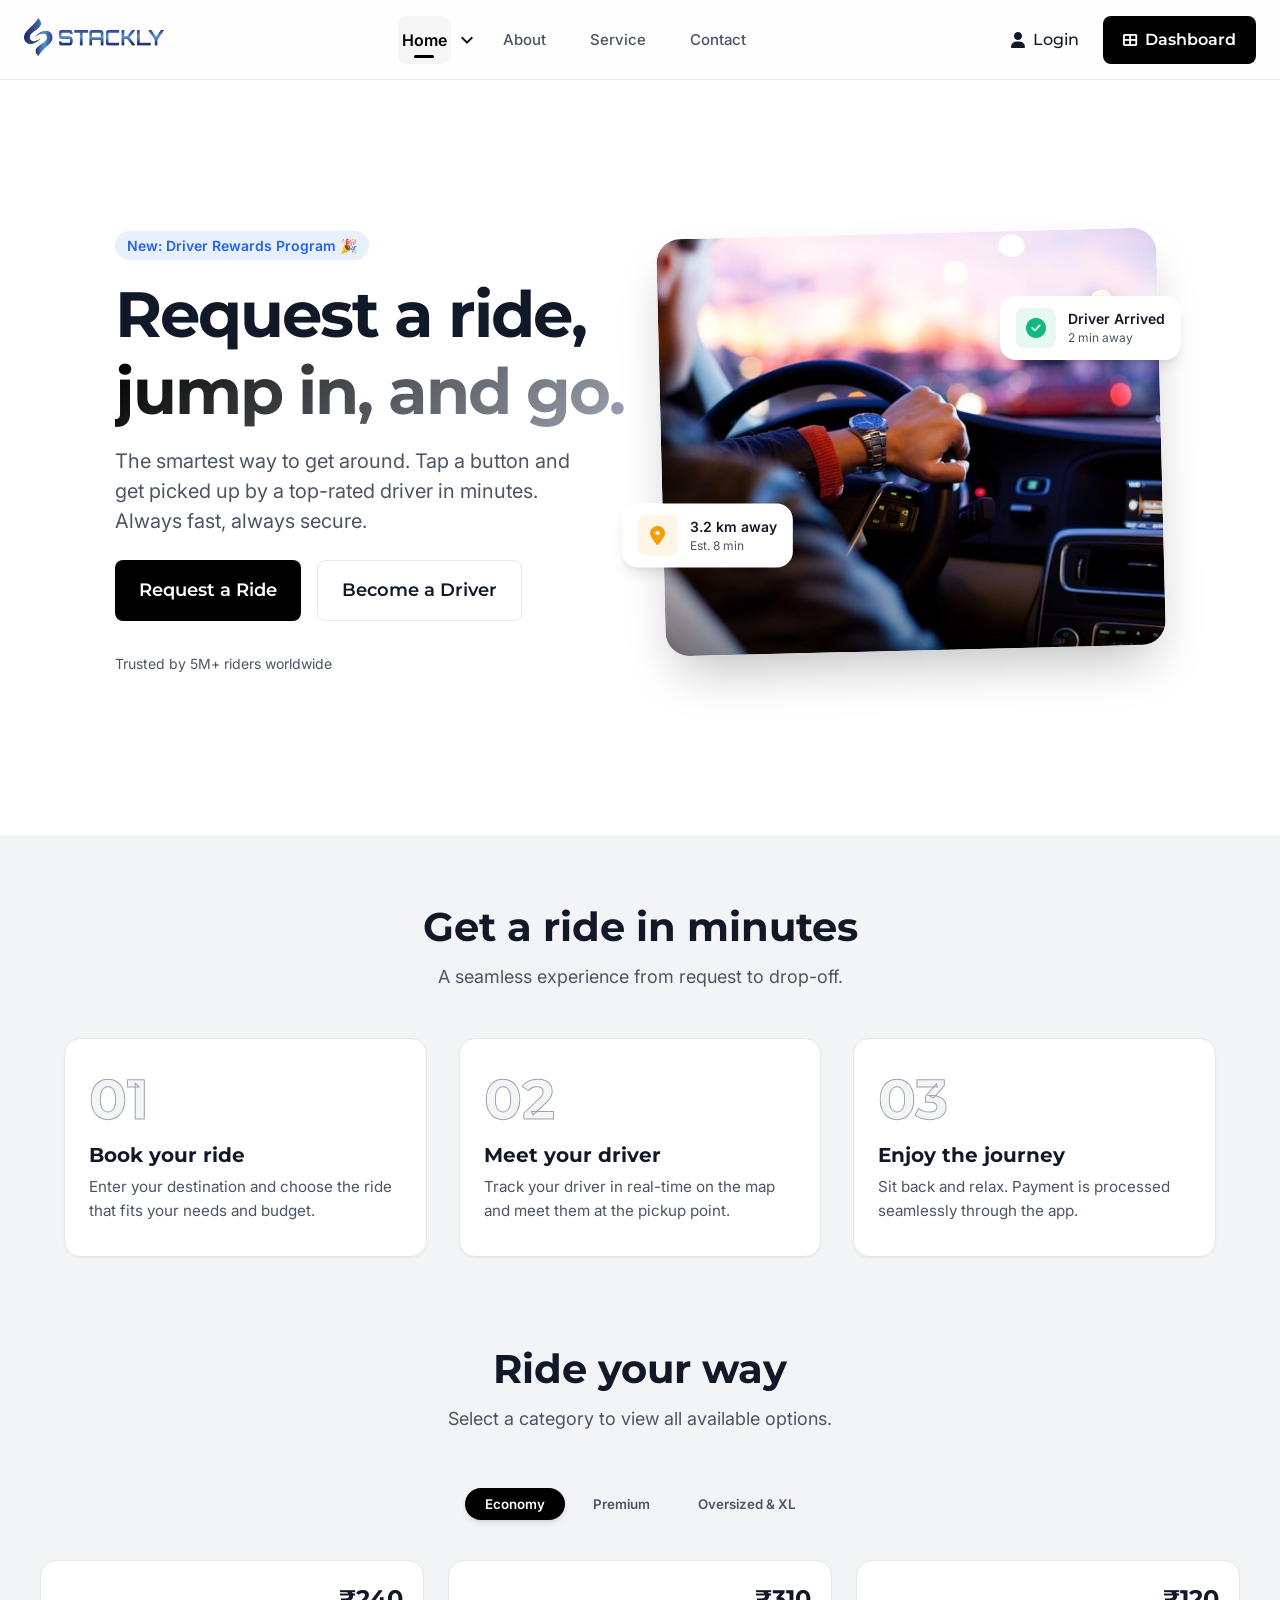
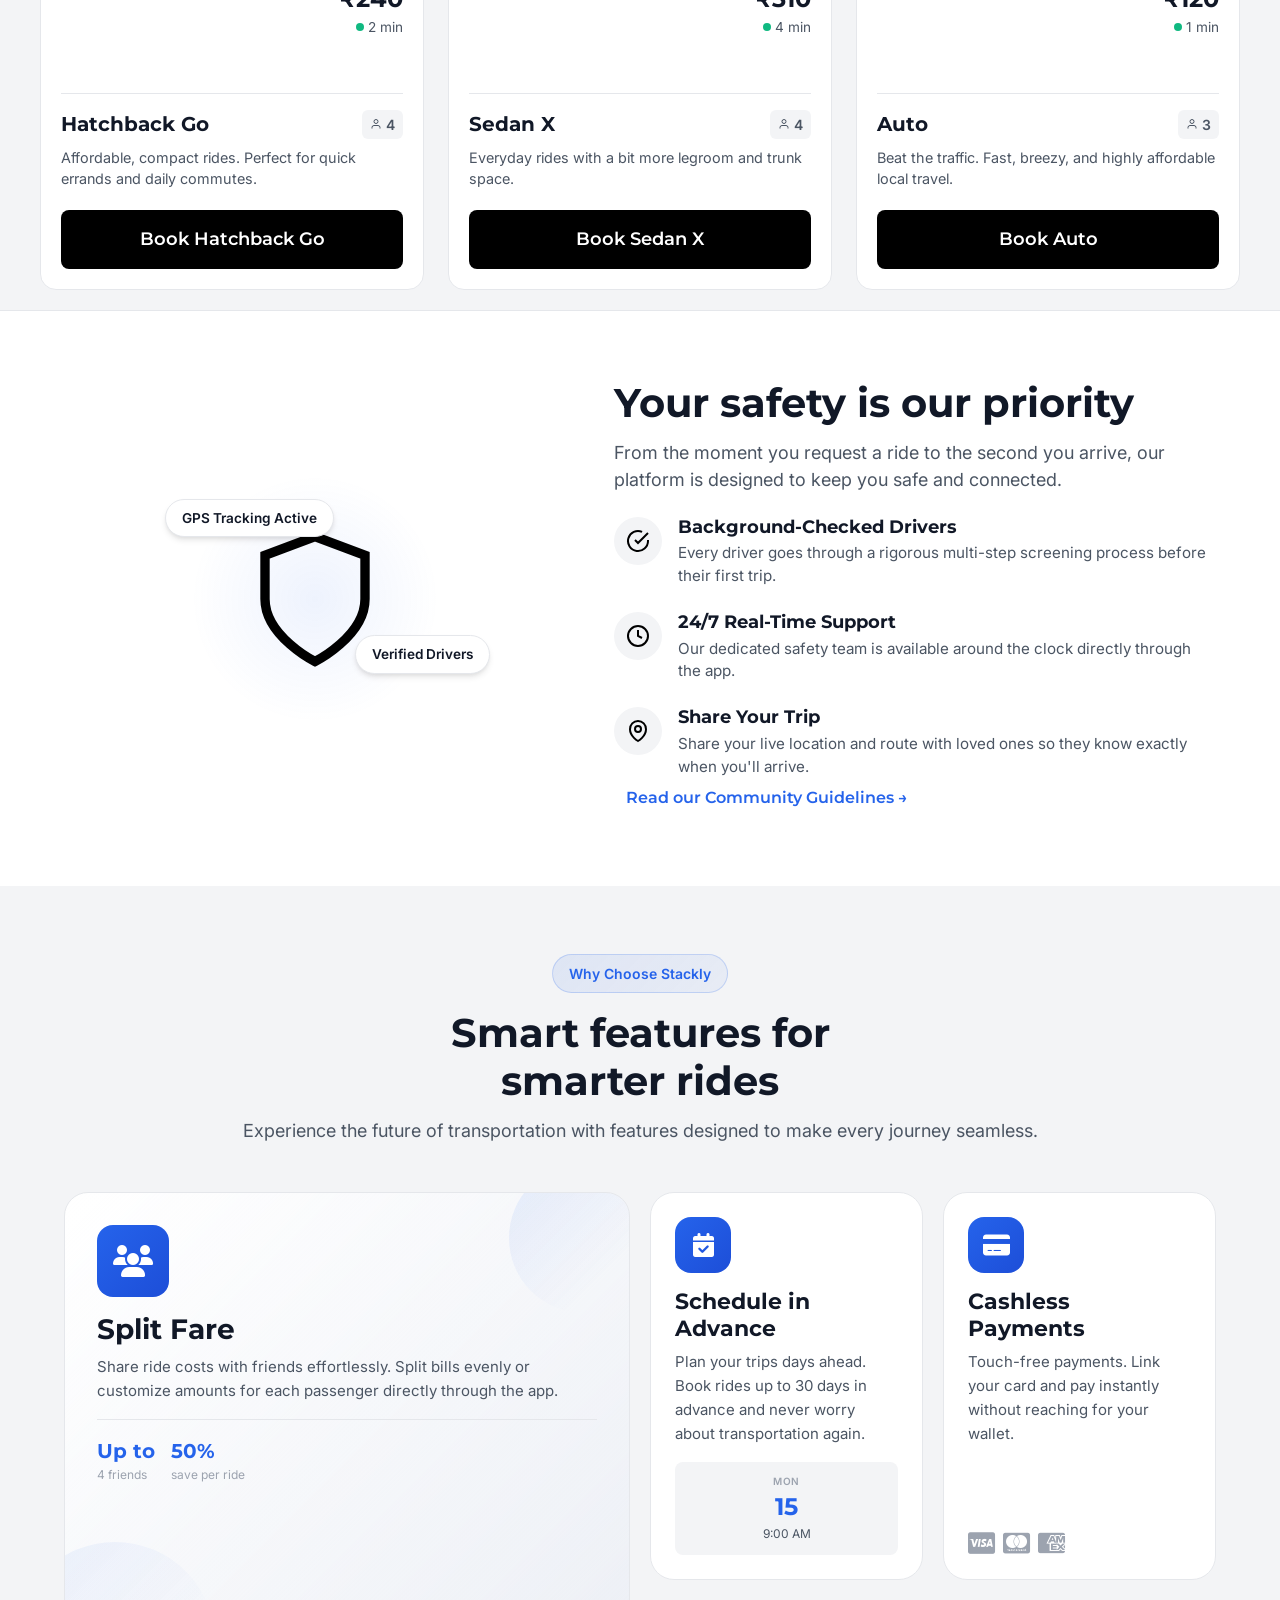
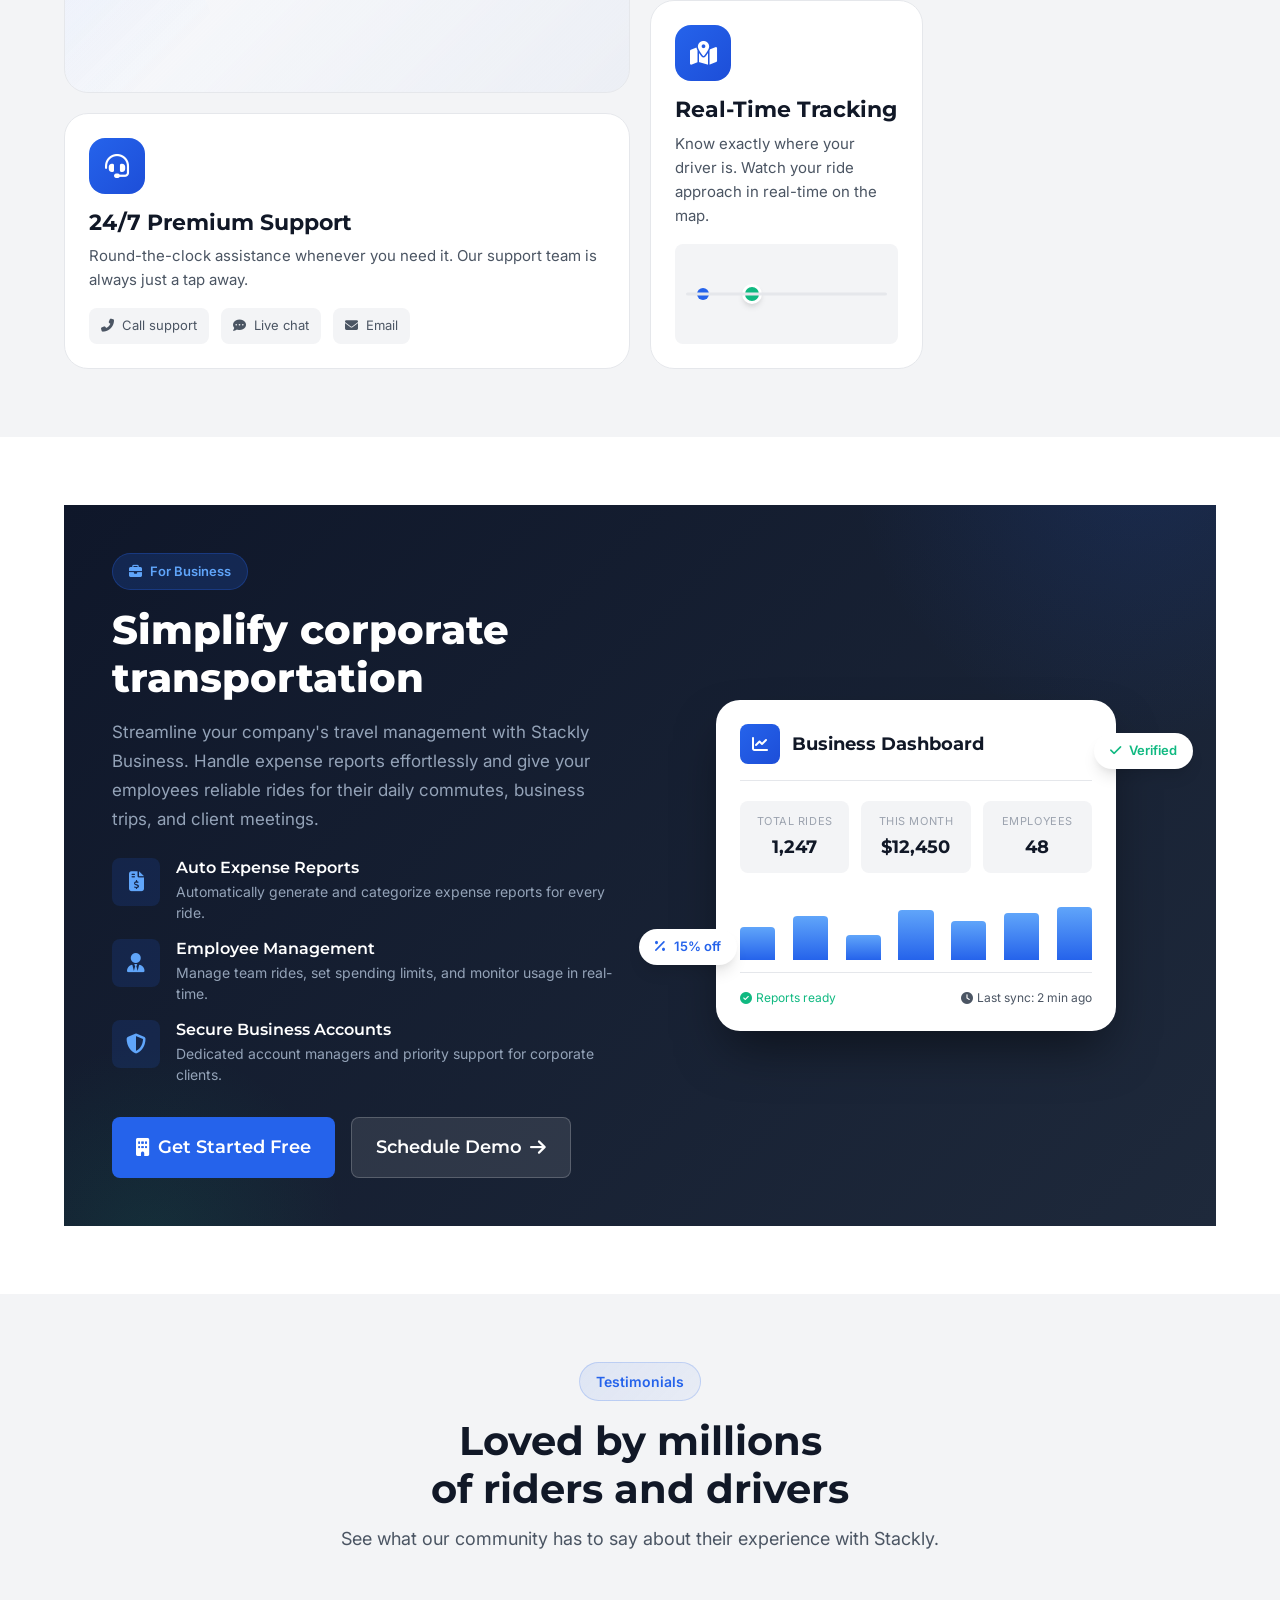
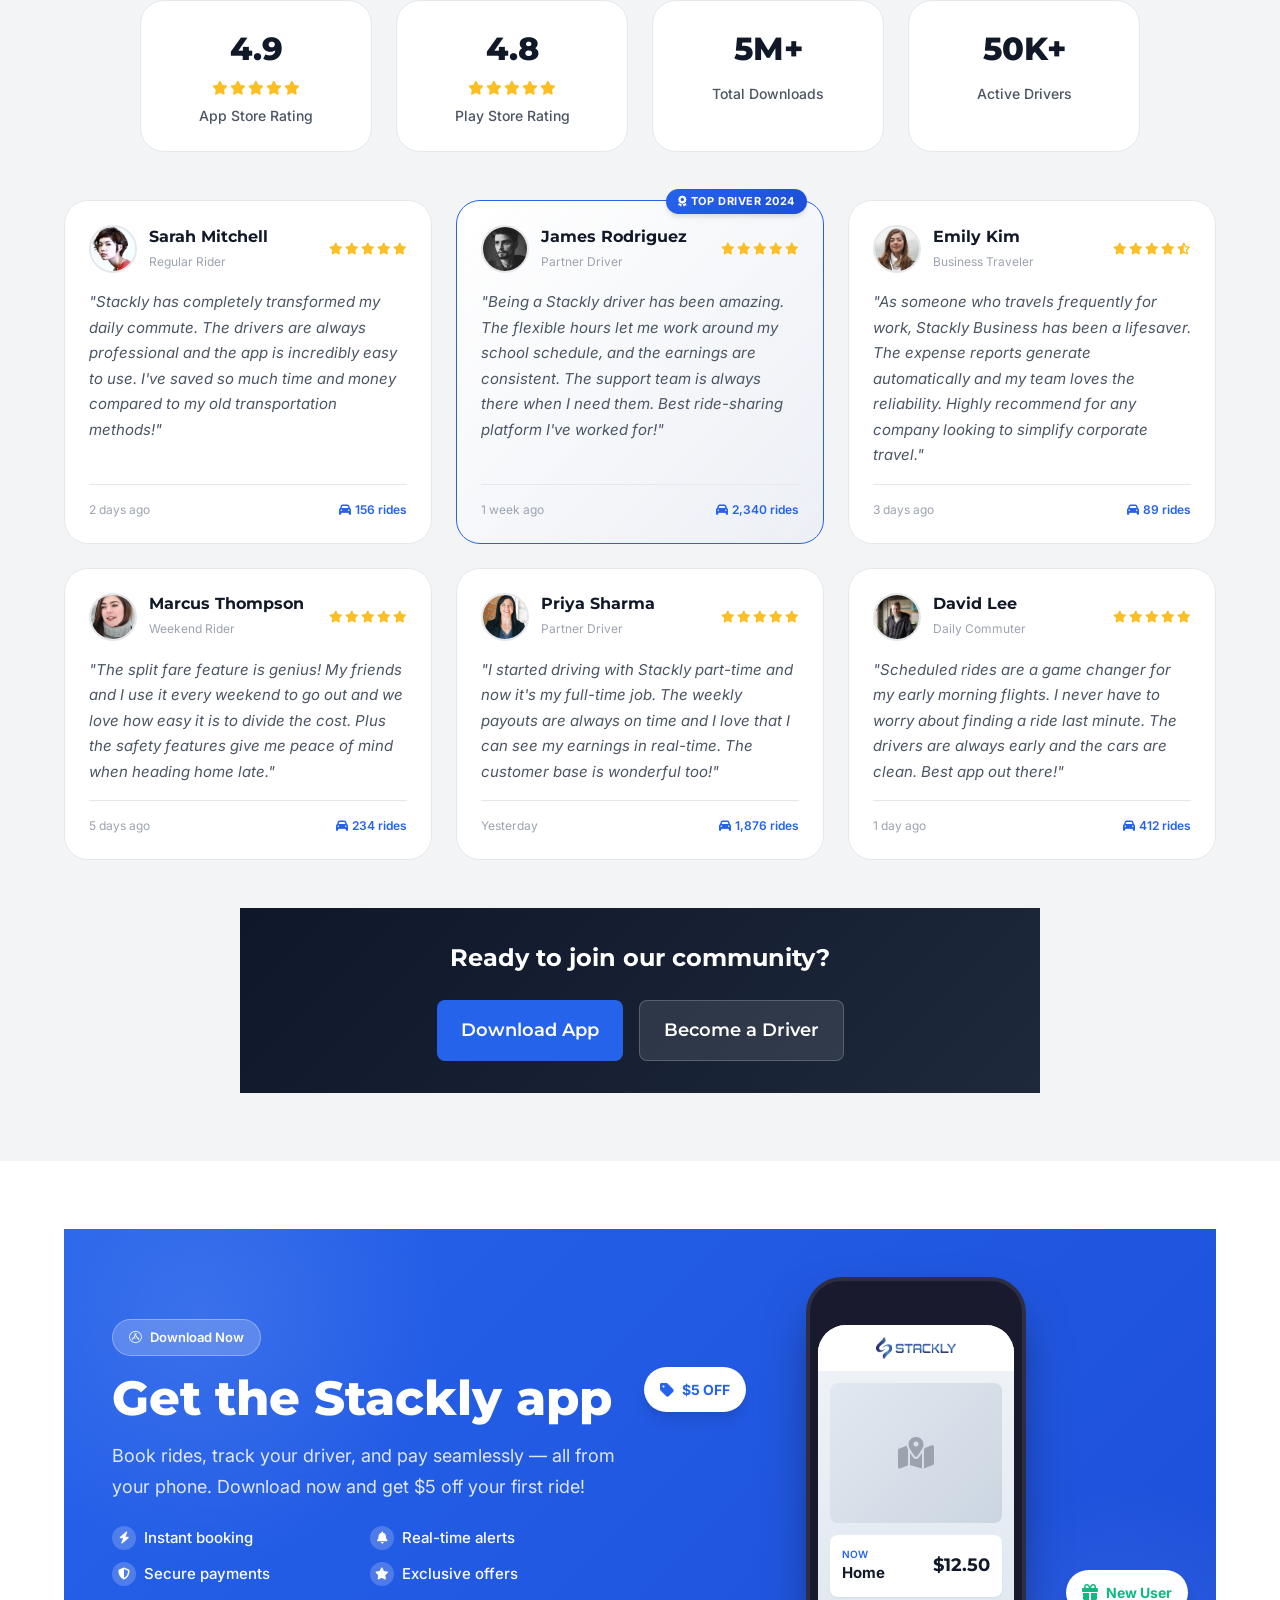
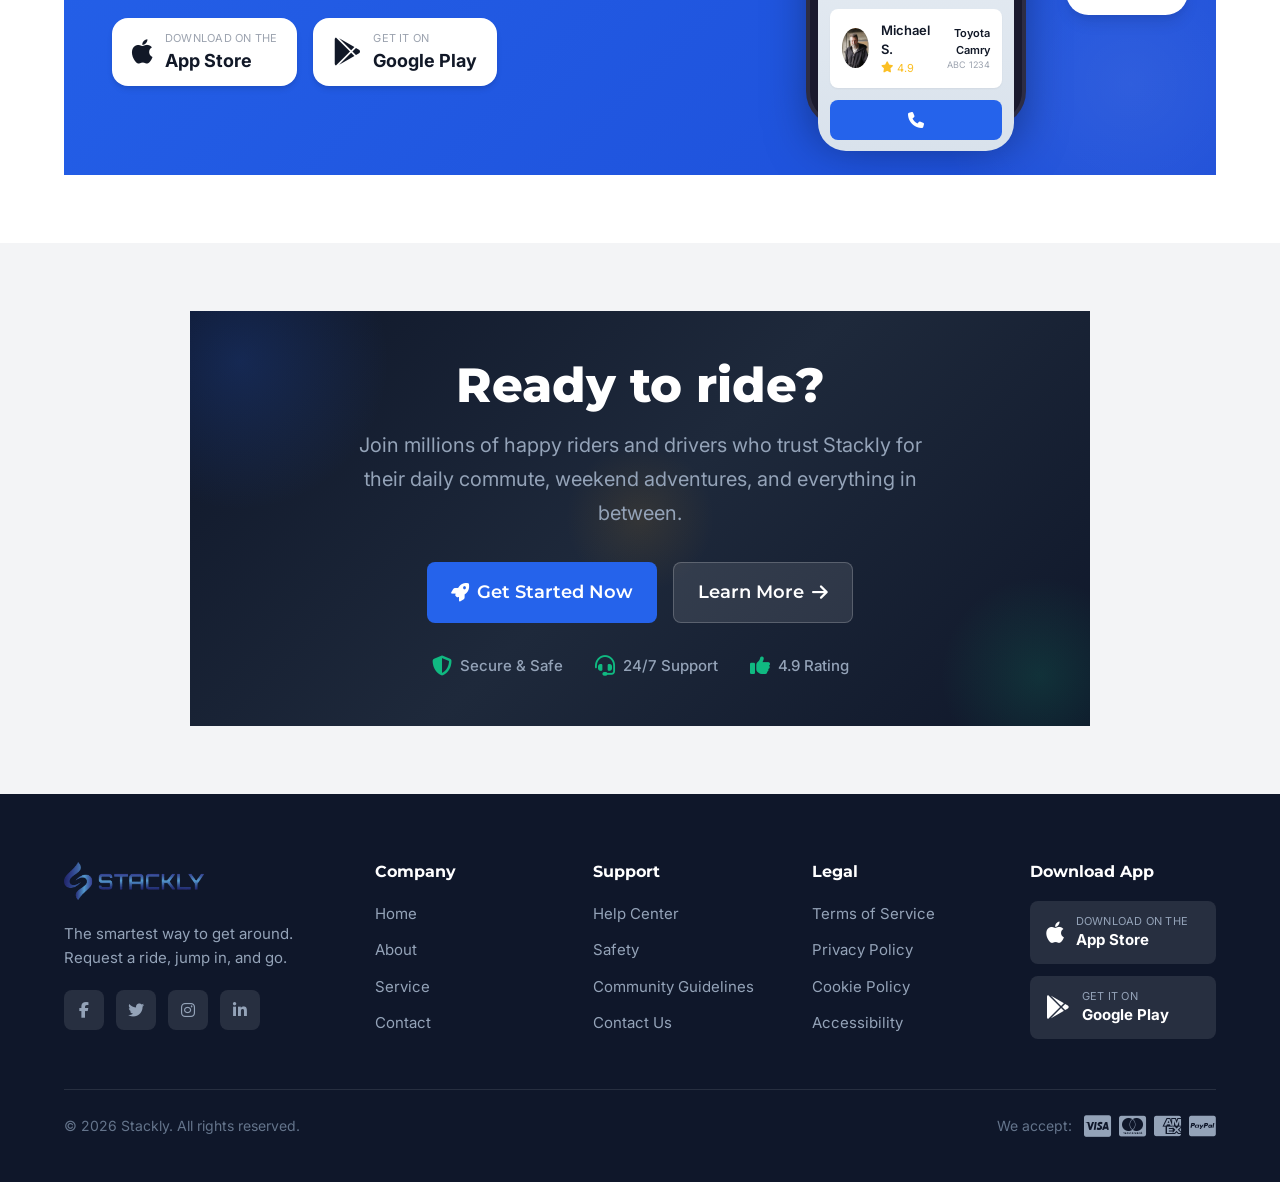
<file: index.html>
<!DOCTYPE html>
<html lang="en">

<head>
    <meta charset="UTF-8">
    <meta name="viewport" content="width=device-width, initial-scale=1.0">
    <title>Home - Services </title>
    <link rel="stylesheet" href="shared.css">
    <link rel="stylesheet" href="style.css">
    <link href="https://fonts.googleapis.com/icon?family=Material+Icons" rel="stylesheet">
    <link
        href="https://fonts.googleapis.com/css2?family=DM+Sans:wght@400;500;600;700&family=Inter:wght@300;400;500;600;700;800&family=Outfit:wght@400;600;700;800;900&display=swap"
        rel="stylesheet" />
    <link rel="stylesheet" href="https://cdnjs.cloudflare.com/ajax/libs/font-awesome/6.5.1/css/all.min.css">
    <link href="https://unpkg.com/aos@2.3.1/dist/aos.css" rel="stylesheet">

</head>

<body>
    <header class="header">
        <div class="header-container">
            <a href="index.html">
                <img src="./assets/Stackly-logo-Blue.webp" alt="Logo" class="logo">
            </a>
            <nav class="nav-menu" id="navMenu">
                <ul class="nav-list">
                    <div class="home-nav  active">
                        <li class="nav-item">
                            <a href="index.html" class="home-btn nav-link active">
                                Home
                                <span class="nav-indicator"></span>
                            </a>
                        </li>
                        <span class="material-icons dropdown-icon" id="homeDropdownBtn">
                            expand_more
                        </span>
                        <div class="home-select" id="homeDropdown">
                            <a href="./Homepage2/index.html" class="nav-link">Home Page 2</a>
                        </div>
                    </div>
                    <li class="nav-item">
                        <a href="about.html" class="nav-link">
                            <span>About</span>
                            <span class="nav-indicator"></span>
                        </a>
                    </li>
                    <li class="nav-item">
                        <a href="services.html" class="nav-link">
                            <span>Service</span>
                            <span class="nav-indicator"></span>
                        </a>
                    </li>
                    <li class="nav-item">
                        <a href="contact.html" class="nav-link">
                            <span>Contact</span>
                            <span class="nav-indicator"></span>
                        </a>
                    </li>
                    <div class="header-actions mob-view">
                        <a href="login.html" class="btn btn-text nav-login">
                            <i class="fas fa-user"></i>
                            <span>Login</span>
                        </a>
                        <a href="dashboard.html" class="btn btn-primary nav-dashboard">
                            <i class="fas fa-th-large"></i>
                            <span>Dashboard</span>
                        </a>
                    </div>
                </ul>
            </nav>
            <div class="header-actions">
                <a href="login.html" class="btn btn-text nav-login">
                    <i class="fas fa-user"></i>
                    <span>Login</span>
                </a>
                <a href="dashboard.html" class="btn btn-primary nav-dashboard">
                    <i class="fas fa-th-large"></i>
                    <span>Dashboard</span>
                </a>
            </div>
            <button class="mobile-toggle" id="mobileToggle" aria-label="Toggle menu">
                <span class="hamburger">
                    <span></span>
                    <span></span>
                    <span></span>
                </span>
            </button>
        </div>
    </header>

    <section class="hero-section">
        <div class="hero-container">
            <div class="hero-content">
                <span class="badge animate-slide-up" style="--delay: 0.1s">New: Driver Rewards Program 🎉</span>

                <h1 class="hero-title animate-slide-up" style="--delay: 0.2s">
                    Request a ride, <br>
                    <span class="text-gradient">jump in, and go.</span>
                </h1>

                <p class="hero-subtitle animate-slide-up" style="--delay: 0.3s">
                    The smartest way to get around. Tap a button and get picked up by a top-rated driver in minutes.
                    Always fast, always secure.
                </p>

                <div class="hero-actions animate-slide-up" style="--delay: 0.4s">
                    <a href="404page.html" class="btn btn-primary btn-large">Request a Ride</a>
                    <a href="404page.html" class="btn btn-secondary btn-large">Become a Driver</a>
                </div>

                <div class="trust-signals animate-fade-in">
                    <p>Trusted by 5M+ riders worldwide</p>

                </div>
            </div>

            <div class="hero-visual">
                <div class="image-wrapper scroll-animate">
                    <img src="./assets/hero1.webp" alt="Ride sharing car on road" class="hero-image">
                    <div class="image-overlay"></div>
                </div>
                <div class="floating-card card-1 scroll-animate-delay-1">
                    <div class="card-icon">
                        <i class="fas fa-check-circle"></i>
                    </div>
                    <div class="card-text">
                        <span class="card-title">Driver Arrived</span>
                        <span class="card-subtitle">2 min away</span>
                    </div>
                </div>
                <div class="floating-card card-2 scroll-animate-delay-2">
                    <div class="card-icon warning">
                        <i class="fas fa-map-marker-alt"></i>
                    </div>
                    <div class="card-text">
                        <span class="card-title">3.2 km away</span>
                        <span class="card-subtitle">Est. 8 min</span>
                    </div>
                </div>
            </div>
        </div>
    </section>
    <section class="how-it-works-section">
        <div class="container">
            <div class="section-header">
                <h2 class="section-title">Get a ride in minutes</h2>
                <p class="section-subtitle">A seamless experience from request to drop-off.</p>
            </div>

            <div class="steps-grid">
                <div class="step-card" data-aos="fade-up" data-aos-delay="100">
                    <div class="step-number">01</div>
                    <h3 class="step-title">Book your ride</h3>
                    <p class="step-desc">Enter your destination and choose the ride that fits your needs and budget.</p>
                </div>

                <div class="step-card" data-aos="fade-down" data-aos-delay="200">
                    <div class="step-number">02</div>
                    <h3 class="step-title">Meet your driver</h3>
                    <p class="step-desc">Track your driver in real-time on the map and meet them at the pickup point.
                    </p>
                </div>

                <div class="step-card" data-aos="fade-up" data-aos-delay="300">
                    <div class="step-number">03</div>
                    <h3 class="step-title">Enjoy the journey</h3>
                    <p class="step-desc">Sit back and relax. Payment is processed seamlessly through the app.</p>
                </div>
            </div>
        </div>
    </section>
    <section class="fleet-multi-section reveal-up">
        <div class="container">
            <div class="section-header text-center">
                <h2 class="section-title">Ride your way</h2>
                <p class="section-subtitle">Select a category to view all available options.</p>
            </div>

            <div class="fleet-tabs">
                <button class="fleet-tab active" data-target="economy">Economy</button>
                <button class="fleet-tab" data-target="premium">Premium</button>
                <button class="fleet-tab" data-target="xl">Oversized & XL</button>
            </div>

            <div class="fleet-grid" id="fleet-grid" data-aos="fade-up">
            </div>
        </div>
    </section>
    <section class="safety-section reveal-up">
        <div class="container">
            <div class="safety-grid">

                <div class="safety-visual reveal-left delay-100">
                    <div class="shield-container">
                        <svg class="safety-shield" viewBox="0 0 24 24" fill="none" stroke="currentColor"
                            stroke-width="1.5">
                            <path d="M12 22s8-4 8-10V5l-8-3-8 3v7c0 6 8 10 8 10z"></path>
                        </svg>
                        <div class="floating-badge badge-1">GPS Tracking Active</div>
                        <div class="floating-badge badge-2">Verified Drivers</div>
                    </div>
                </div>

                <div class="safety-content reveal-right delay-200">
                    <h2 class="section-title">Your safety is our priority</h2>
                    <p class="section-subtitle">
                        From the moment you request a ride to the second you arrive, our platform is designed to keep
                        you safe and connected.
                    </p>

                    <ul class="safety-feature-list">
                        <li class="safety-item" data-aos="fade-right">
                            <div class="safety-icon">
                                <svg width="24" height="24" viewBox="0 0 24 24" fill="none" stroke="currentColor"
                                    stroke-width="2">
                                    <path d="M22 11.08V12a10 10 0 1 1-5.93-9.14"></path>
                                    <polyline points="22 4 12 14.01 9 11.01"></polyline>
                                </svg>
                            </div>
                            <div class="safety-text">
                                <h4>Background-Checked Drivers</h4>
                                <p>Every driver goes through a rigorous multi-step screening process before their first
                                    trip.</p>
                            </div>
                        </li>

                        <li class="safety-item" data-aos='fade-up'>
                            <div class="safety-icon">
                                <svg width="24" height="24" viewBox="0 0 24 24" fill="none" stroke="currentColor"
                                    stroke-width="2">
                                    <circle cx="12" cy="12" r="10"></circle>
                                    <polyline points="12 6 12 12 16 14"></polyline>
                                </svg>
                            </div>
                            <div class="safety-text">
                                <h4>24/7 Real-Time Support</h4>
                                <p>Our dedicated safety team is available around the clock directly through the app.</p>
                            </div>
                        </li>

                        <li class="safety-item" data-aos='fade-down'>
                            <div class="safety-icon">
                                <svg width="24" height="24" viewBox="0 0 24 24" fill="none" stroke="currentColor"
                                    stroke-width="2">
                                    <path d="M12 22s-8-4.5-8-11.8A8 8 0 0 1 12 2a8 8 0 0 1 8 8.2c0 7.3-8 11.8-8 11.8z">
                                    </path>
                                    <circle cx="12" cy="10" r="3"></circle>
                                </svg>
                            </div>
                            <div class="safety-text">
                                <h4>Share Your Trip</h4>
                                <p>Share your live location and route with loved ones so they know exactly when you'll
                                    arrive.</p>
                            </div>
                        </li>
                    </ul>

                    <a href="404page.html" class="btn btn-text">Read our Community Guidelines &rarr;</a>
                </div>

            </div>
        </div>
    </section>

    <section class="features-section reveal-up">
        <div class="container">
            <div class="section-header text-center">
                <span class="section-badge">Why Choose Stackly</span>
                <h2 class="section-title">Smart features for<br>smarter rides</h2>
                <p class="section-subtitle">Experience the future of transportation with features designed to make every
                    journey seamless.</p>
            </div>

            <div class="bento-grid">

                <div class="bento-card bento-large" data-aos="fade-up" data-aos-delay="150">
                    <div class="bento-icon">
                        <i class="fas fa-users"></i>
                    </div>
                    <div class="bento-content">
                        <h3 class="bento-title">Split Fare</h3>
                        <p class="bento-desc">Share ride costs with friends effortlessly. Split bills evenly or
                            customize amounts for each passenger directly through the app.</p>
                        <div class="bento-stats">
                            <div class="stat-item">
                                <span class="stat-value">Up to</span>
                                <span class="stat-label">4 friends</span>
                            </div>
                            <div class="stat-item">
                                <span class="stat-value">50%</span>
                                <span class="stat-label">save per ride</span>
                            </div>
                        </div>
                    </div>
                    <div class="bento-decoration">
                        <div class="deco-circle"></div>
                        <div class="deco-circle-2"></div>
                    </div>
                </div>


                <div class="bento-card bento-medium" data-aos="fade-down" data-aos-delay="250">
                    <div class="bento-icon">
                        <i class="fas fa-calendar-check"></i>
                    </div>
                    <div class="bento-content">
                        <h3 class="bento-title">Schedule in Advance</h3>
                        <p class="bento-desc">Plan your trips days ahead. Book rides up to 30 days in advance and never
                            worry about transportation again.</p>
                    </div>
                    <div class="bento-visual">
                        <div class="calendar-preview">
                            <div class="cal-day">MON</div>
                            <div class="cal-date">15</div>
                            <div class="cal-time">9:00 AM</div>
                        </div>
                    </div>
                </div>


                <div class="bento-card bento-small" data-aos="fade-right" data-aos-delay="150">
                    <div class="bento-icon">
                        <i class="fas fa-credit-card"></i>
                    </div>
                    <div class="bento-content">
                        <h3 class="bento-title">Cashless Payments</h3>
                        <p class="bento-desc">Touch-free payments. Link your card and pay instantly without reaching for
                            your wallet.</p>
                    </div>
                    <div class="card-icons">
                        <i class="fab fa-cc-visa"></i>
                        <i class="fab fa-cc-mastercard"></i>
                        <i class="fab fa-cc-amex"></i>
                    </div>
                </div>


                <div class="bento-card bento-tall" data-aos="fade-up" data-aos-delay="150">
                    <div class="bento-icon">
                        <i class="fas fa-map-marked-alt"></i>
                    </div>
                    <div class="bento-content">
                        <h3 class="bento-title">Real-Time Tracking</h3>
                        <p class="bento-desc">Know exactly where your driver is. Watch your ride approach in real-time
                            on the map.</p>
                    </div>
                    <div class="tracking-animation">
                        <div class="map-dot dot-1"></div>
                        <div class="map-dot dot-2"></div>
                        <div class="map-route"></div>
                    </div>
                </div>


                <div class="bento-card bento-wide" data-aos="fade-down" data-aos-delay="150">
                    <div class="bento-icon">
                        <i class="fas fa-headset"></i>
                    </div>
                    <div class="bento-content">
                        <h3 class="bento-title">24/7 Premium Support</h3>
                        <p class="bento-desc">Round-the-clock assistance whenever you need it. Our support team is
                            always just a tap away.</p>
                    </div>
                    <div class="support-features">
                        <div class="support-item">
                            <i class="fas fa-phone-alt"></i>
                            <span>Call support</span>
                        </div>
                        <div class="support-item">
                            <i class="fas fa-comment-dots"></i>
                            <span>Live chat</span>
                        </div>
                        <div class="support-item">
                            <i class="fas fa-envelope"></i>
                            <span>Email</span>
                        </div>
                    </div>
                </div>
            </div>
        </div>
    </section>


    <section class="business-section reveal-up">
        <div class="container">
            <div class="business-banner">
                <div class="business-content">
                    <span class="business-badge">
                        <i class="fas fa-briefcase"></i>
                        For Business
                    </span>
                    <h2 class="business-title">Simplify corporate transportation</h2>
                    <p class="business-desc">Streamline your company's travel management with Stackly Business. Handle
                        expense reports effortlessly and give your employees reliable rides for their daily commutes,
                        business trips, and client meetings.</p>

                    <div class="business-features" data-aos="fade-up" data-aos-delay="150">
                        <div class="business-feature">
                            <div class="bf-icon">
                                <i class="fas fa-file-invoice-dollar"></i>
                            </div>
                            <div class="bf-text">
                                <h4>Auto Expense Reports</h4>
                                <p>Automatically generate and categorize expense reports for every ride.</p>
                            </div>
                        </div>
                        <div class="business-feature">
                            <div class="bf-icon">
                                <i class="fas fa-user-tie"></i>
                            </div>
                            <div class="bf-text">
                                <h4>Employee Management</h4>
                                <p>Manage team rides, set spending limits, and monitor usage in real-time.</p>
                            </div>
                        </div>
                        <div class="business-feature">
                            <div class="bf-icon">
                                <i class="fas fa-shield-alt"></i>
                            </div>
                            <div class="bf-text">
                                <h4>Secure Business Accounts</h4>
                                <p>Dedicated account managers and priority support for corporate clients.</p>
                            </div>
                        </div>
                    </div>

                    <div class="business-actions">
                        <a href="404page.html" class="btn btn-primary btn-large">
                            <i class="fas fa-building"></i>
                            Get Started Free
                        </a>
                        <a href="404page.html" class="btn btn-secondary btn-large">
                            Schedule Demo
                            <i class="fas fa-arrow-right"></i>
                        </a>
                    </div>
                </div>

                <div class="business-visual" data-aos="fade-down" data-aos-delay="200">
                    <div class="dashboard-preview">
                        <div class="dash-header">
                            <div class="dash-logo">
                                <i class="fas fa-chart-line"></i>
                            </div>
                            <div class="dash-title">Business Dashboard</div>
                        </div>
                        <div class="dash-stats">
                            <div class="dash-stat">
                                <span class="ds-label">Total Rides</span>
                                <span class="ds-value">1,247</span>
                            </div>
                            <div class="dash-stat">
                                <span class="ds-label">This Month</span>
                                <span class="ds-value">$12,450</span>
                            </div>
                            <div class="dash-stat">
                                <span class="ds-label">Employees</span>
                                <span class="ds-value">48</span>
                            </div>
                        </div>
                        <div class="dash-chart">
                            <div class="chart-bar" style="--height: 60%"></div>
                            <div class="chart-bar" style="--height: 80%"></div>
                            <div class="chart-bar" style="--height: 45%"></div>
                            <div class="chart-bar" style="--height: 90%"></div>
                            <div class="chart-bar" style="--height: 70%"></div>
                            <div class="chart-bar" style="--height: 85%"></div>
                            <div class="chart-bar" style="--height: 95%"></div>
                        </div>
                        <div class="dash-footer">
                            <div class="df-item">
                                <i class="fas fa-check-circle"></i>
                                <span>Reports ready</span>
                            </div>
                            <div class="df-item">
                                <i class="fas fa-clock"></i>
                                <span>Last sync: 2 min ago</span>
                            </div>
                        </div>
                    </div>
                    <div class="floating-badge-1">
                        <i class="fas fa-check"></i>
                        <span>Verified</span>
                    </div>
                    <div class="floating-badge-2">
                        <i class="fas fa-percentage"></i>
                        <span>15% off</span>
                    </div>
                </div>
            </div>
        </div>
    </section>


    <section class="testimonials-section reveal-up">
        <div class="container">
            <div class="section-header text-center">
                <span class="section-badge">Testimonials</span>
                <h2 class="section-title">Loved by millions<br>of riders and drivers</h2>
                <p class="section-subtitle">See what our community has to say about their experience with Stackly.</p>
            </div>

            <div class="testimonials-stats">
                <div class="stat-card" data-aos="fade-down" data-aos-delay="100">
                    <div class="stat-rating">
                        <span class="rating-value">4.9</span>
                        <div class="rating-stars">
                            <i class="fas fa-star"></i>
                            <i class="fas fa-star"></i>
                            <i class="fas fa-star"></i>
                            <i class="fas fa-star"></i>
                            <i class="fas fa-star"></i>
                        </div>
                    </div>
                    <span class="stat-name">App Store Rating</span>
                </div>
                <div class="stat-card" data-aos="fade-down" data-aos-delay="200">
                    <div class="stat-rating">
                        <span class="rating-value">4.8</span>
                        <div class="rating-stars">
                            <i class="fas fa-star"></i>
                            <i class="fas fa-star"></i>
                            <i class="fas fa-star"></i>
                            <i class="fas fa-star"></i>
                            <i class="fas fa-star"></i>
                        </div>
                    </div>
                    <span class="stat-name">Play Store Rating</span>
                </div>
                <div class="stat-card" data-aos="fade-up" data-aos-delay="100">
                    <div class="stat-rating">
                        <span class="rating-value">5M+</span>
                    </div>
                    <span class="stat-name">Total Downloads</span>
                </div>
                <div class="stat-card" data-aos="fade-up" data-aos-delay="200">
                    <div class="stat-rating">
                        <span class="rating-value">50K+</span>
                    </div>
                    <span class="stat-name">Active Drivers</span>
                </div>
            </div>

            <div class="testimonials-grid">

                <div class="testimonial-card" data-aos="fade-up" data-aos-delay="200">
                    <div class="testimonial-header">
                        <div class="testimonial-avatar">
                            <img src="./assets/review1.webp" alt="Sarah M.">
                        </div>
                        <div class="testimonial-info">
                            <h4 class="testimonial-name">Sarah Mitchell</h4>
                            <span class="testimonial-role">Regular Rider</span>
                        </div>
                        <div class="testimonial-rating">
                            <i class="fas fa-star"></i>
                            <i class="fas fa-star"></i>
                            <i class="fas fa-star"></i>
                            <i class="fas fa-star"></i>
                            <i class="fas fa-star"></i>
                        </div>
                    </div>
                    <p class="testimonial-text">"Stackly has completely transformed my daily commute. The drivers are
                        always professional and the app is incredibly easy to use. I've saved so much time and money
                        compared to my old transportation methods!"</p>
                    <div class="testimonial-footer">
                        <span class="testimonial-date">2 days ago</span>
                        <span class="testimonial rides"><i class="fas fa-car"></i> 156 rides</span>
                    </div>
                </div>


                <div class="testimonial-card featured" data-aos="fade-down" data-aos-delay="100">
                    <div class="featured-badge">
                        <i class="fas fa-award"></i>
                        Top Driver 2024
                    </div>
                    <div class="testimonial-header">
                        <div class="testimonial-avatar">
                            <img src="./assets/review5.webp" alt="James R.">
                        </div>
                        <div class="testimonial-info">
                            <h4 class="testimonial-name">James Rodriguez</h4>
                            <span class="testimonial-role">Partner Driver</span>
                        </div>
                        <div class="testimonial-rating">
                            <i class="fas fa-star"></i>
                            <i class="fas fa-star"></i>
                            <i class="fas fa-star"></i>
                            <i class="fas fa-star"></i>
                            <i class="fas fa-star"></i>
                        </div>
                    </div>
                    <p class="testimonial-text">"Being a Stackly driver has been amazing. The flexible hours let me work
                        around my school schedule, and the earnings are consistent. The support team is always there
                        when I need them. Best ride-sharing platform I've worked for!"</p>
                    <div class="testimonial-footer">
                        <span class="testimonial-date">1 week ago</span>
                        <span class="testimonial rides"><i class="fas fa-car"></i> 2,340 rides</span>
                    </div>
                </div>


                <div class="testimonial-card" data-aos="fade-up" data-aos-delay="300">
                    <div class="testimonial-header">
                        <div class="testimonial-avatar">
                            <img src="./assets/review2.webp" alt="Emily K.">
                        </div>
                        <div class="testimonial-info">
                            <h4 class="testimonial-name">Emily Kim</h4>
                            <span class="testimonial-role">Business Traveler</span>
                        </div>
                        <div class="testimonial-rating">
                            <i class="fas fa-star"></i>
                            <i class="fas fa-star"></i>
                            <i class="fas fa-star"></i>
                            <i class="fas fa-star"></i>
                            <i class="fas fa-star-half-alt"></i>
                        </div>
                    </div>
                    <p class="testimonial-text">"As someone who travels frequently for work, Stackly Business has been a
                        lifesaver. The expense reports generate automatically and my team loves the reliability. Highly
                        recommend for any company looking to simplify corporate travel."</p>
                    <div class="testimonial-footer">
                        <span class="testimonial-date">3 days ago</span>
                        <span class="testimonial rides"><i class="fas fa-car"></i> 89 rides</span>
                    </div>
                </div>


                <div class="testimonial-card" data-aos="fade-down" data-aos-delay="100">
                    <div class="testimonial-header">
                        <div class="testimonial-avatar">
                            <img src="./assets/review4.webp" alt="Marcus T.">
                        </div>
                        <div class="testimonial-info">
                            <h4 class="testimonial-name">Marcus Thompson</h4>
                            <span class="testimonial-role">Weekend Rider</span>
                        </div>
                        <div class="testimonial-rating">
                            <i class="fas fa-star"></i>
                            <i class="fas fa-star"></i>
                            <i class="fas fa-star"></i>
                            <i class="fas fa-star"></i>
                            <i class="fas fa-star"></i>
                        </div>
                    </div>
                    <p class="testimonial-text">"The split fare feature is genius! My friends and I use it every weekend
                        to go out and we love how easy it is to divide the cost. Plus the safety features give me peace
                        of mind when heading home late."</p>
                    <div class="testimonial-footer">
                        <span class="testimonial-date">5 days ago</span>
                        <span class="testimonial rides"><i class="fas fa-car"></i> 234 rides</span>
                    </div>
                </div>


                <div class="testimonial-card" data-aos="fade-up" data-aos-delay="200">
                    <div class="testimonial-header">
                        <div class="testimonial-avatar">
                            <img src="./assets/team1.webp" alt="Priya S.">
                        </div>
                        <div class="testimonial-info">
                            <h4 class="testimonial-name">Priya Sharma</h4>
                            <span class="testimonial-role">Partner Driver</span>
                        </div>
                        <div class="testimonial-rating">
                            <i class="fas fa-star"></i>
                            <i class="fas fa-star"></i>
                            <i class="fas fa-star"></i>
                            <i class="fas fa-star"></i>
                            <i class="fas fa-star"></i>
                        </div>
                    </div>
                    <p class="testimonial-text">"I started driving with Stackly part-time and now it's my full-time job.
                        The weekly payouts are always on time and I love that I can see my earnings in real-time. The
                        customer base is wonderful too!"</p>
                    <div class="testimonial-footer">
                        <span class="testimonial-date">Yesterday</span>
                        <span class="testimonial rides"><i class="fas fa-car"></i> 1,876 rides</span>
                    </div>
                </div>


                <div class="testimonial-card" data-aos="fade-down" data-aos-delay="300">
                    <div class="testimonial-header">
                        <div class="testimonial-avatar">
                            <img src="./assets/team3.webp" alt="David L.">
                        </div>
                        <div class="testimonial-info">
                            <h4 class="testimonial-name">David Lee</h4>
                            <span class="testimonial-role">Daily Commuter</span>
                        </div>
                        <div class="testimonial-rating">
                            <i class="fas fa-star"></i>
                            <i class="fas fa-star"></i>
                            <i class="fas fa-star"></i>
                            <i class="fas fa-star"></i>
                            <i class="fas fa-star"></i>
                        </div>
                    </div>
                    <p class="testimonial-text">"Scheduled rides are a game changer for my early morning flights. I
                        never have to worry about finding a ride last minute. The drivers are always early and the cars
                        are clean. Best app out there!"</p>
                    <div class="testimonial-footer">
                        <span class="testimonial-date">1 day ago</span>
                        <span class="testimonial rides"><i class="fas fa-car"></i> 412 rides</span>
                    </div>
                </div>
            </div>

            <div class="testimonials-cta" data-aos="fade" data-aos-delay="300">
                <p>Ready to join our community?</p>
                <div class="cta-buttons">
                    <a href="404page.html" class="btn btn-primary btn-large">Download App</a>
                    <a href="404page.html" class="btn btn-secondary btn-large">Become a Driver</a>
                </div>
            </div>
        </div>
    </section>


    <section class="app-promo-section reveal-up" data-aos="fade-up">
        <div class="container">
            <div class="app-promo-banner">
                <div class="app-promo-content">
                    <span class="app-promo-badge">
                        <i class="fab fa-app-store"></i>
                        Download Now
                    </span>
                    <h2 class="app-promo-title">Get the Stackly app</h2>
                    <p class="app-promo-desc">Book rides, track your driver, and pay seamlessly — all from your phone.
                        Download now and get $5 off your first ride!</p>

                    <div class="app-features-list">
                        <div class="app-feature-item">
                            <i class="fas fa-bolt"></i>
                            <span>Instant booking</span>
                        </div>
                        <div class="app-feature-item">
                            <i class="fas fa-bell"></i>
                            <span>Real-time alerts</span>
                        </div>
                        <div class="app-feature-item">
                            <i class="fas fa-shield-alt"></i>
                            <span>Secure payments</span>
                        </div>
                        <div class="app-feature-item">
                            <i class="fas fa-star"></i>
                            <span>Exclusive offers</span>
                        </div>
                    </div>

                    <div class="app-store-buttons">
                        <a href="404page.html" class="store-btn">
                            <i class="fab fa-apple"></i>
                            <div class="store-btn-text">
                                <span class="store-btn-small">Download on the</span>
                                <span class="store-btn-large">App Store</span>
                            </div>
                        </a>
                        <a href="404page.html" class="store-btn">
                            <i class="fab fa-google-play"></i>
                            <div class="store-btn-text">
                                <span class="store-btn-small">Get it on</span>
                                <span class="store-btn-large">Google Play</span>
                            </div>
                        </a>
                    </div>
                </div>

                <div class="app-promo-visual">
                    <div class="phone-mockup">
                        <div class="phone-frame">
                            <div class="phone-notch"></div>
                            <div class="phone-screen">
                                <div class="app-screen-header">
                                    <img src="./assets/Stackly-logo-Blue.webp" alt="Stackly" class="app-logo">
                                </div>
                                <div class="app-screen-content">
                                    <div class="map-placeholder">
                                        <i class="fas fa-map-marked-alt"></i>
                                    </div>
                                    <div class="ride-card">
                                        <div class="ride-info">
                                            <span class="ride-label">Now</span>
                                            <span class="ride-dest">Home</span>
                                        </div>
                                        <div class="ride-price">$12.50</div>
                                    </div>
                                    <div class="driver-card">
                                        <div class="driver-avatar">
                                            <img src="./assets/team3.webp" alt="Driver">
                                        </div>
                                        <div class="driver-details">
                                            <span class="driver-name">Michael S.</span>
                                            <div class="driver-rating">
                                                <i class="fas fa-star"></i>
                                                4.9
                                            </div>
                                        </div>
                                        <div class="car-info">
                                            <span class="car-model">Toyota Camry</span>
                                            <span class="car-plate">ABC 1234</span>
                                        </div>
                                    </div>
                                    <a href="404page.html" class="action-btn">
                                        <i class="fas fa-phone"></i>
                                    </a>
                                </div>
                            </div>
                        </div>
                    </div>
                    <div class="promo-floating-card card-left">
                        <i class="fas fa-tag"></i>
                        <span>$5 OFF</span>
                    </div>
                    <div class="promo-floating-card card-right">
                        <i class="fas fa-gift"></i>
                        <span>New User</span>
                    </div>
                </div>
            </div>
        </div>
    </section>


    <section class="final-cta-section reveal-up" data-aos="fade-down">
        <div class="container">
            <div class="final-cta-banner">
                <div class="cta-decoration decor-1"></div>
                <div class="cta-decoration decor-2"></div>
                <div class="cta-decoration decor-3"></div>

                <div class="final-cta-content">
                    <h2 class="final-cta-title">Ready to ride?</h2>
                    <p class="final-cta-desc">Join millions of happy riders and drivers who trust Stackly for their
                        daily commute, weekend adventures, and everything in between.</p>

                    <div class="final-cta-buttons">
                        <a href="404page.html" class="btn btn-primary btn-large">
                            <i class="fas fa-rocket"></i>
                            Get Started Now
                        </a>
                        <a href="404page.html" class="btn btn-secondary btn-large">
                            Learn More
                            <i class="fas fa-arrow-right"></i>
                        </a>
                    </div>
                </div>
                <div class="trust-badges">
                    <div class="trust-badge">
                        <i class="fas fa-shield-alt"></i>
                        <span>Secure & Safe</span>
                    </div>
                    <div class="trust-badge">
                        <i class="fas fa-headset"></i>
                        <span>24/7 Support</span>
                    </div>
                    <div class="trust-badge">
                        <i class="fas fa-thumbs-up"></i>
                        <span>4.9 Rating</span>
                    </div>
                </div>
            </div>
        </div>
    </section>

    <footer class="footer">
        <div class="container">
            <div class="footer-grid">
                <div class="footer-column">
                    <div class="footer-logo">
                        <img src="./assets/Stackly-logo-Blue.webp" alt="Stackly" class="footer-logo-img">
                    </div>
                    <p class="footer-desc">The smartest way to get around. Request a ride, jump in, and go.</p>
                    <div class="footer-social">
                        <a href="404page.html" class="social-link"><i class="fab fa-facebook-f"></i></a>
                        <a href="404page.html" class="social-link"><i class="fab fa-twitter"></i></a>
                        <a href="404page.html" class="social-link"><i class="fab fa-instagram"></i></a>
                        <a href="404page.html" class="social-link"><i class="fab fa-linkedin-in"></i></a>
                    </div>
                </div>
                <div class="footer-column">
                    <h4 class="footer-heading">Company</h4>
                    <ul class="footer-links">
                        <li><a href="index.html">Home</a></li>
                        <li><a href="about.html">About</a></li>
                        <li><a href="services.html">Service</a></li>
                        <li><a href="contact.html">Contact</a></li>
                    </ul>
                </div>
                <div class="footer-column">
                    <h4 class="footer-heading">Support</h4>
                    <ul class="footer-links">
                        <li><a href="404page.html">Help Center</a></li>
                        <li><a href="404page.html">Safety</a></li>
                        <li><a href="404page.html">Community Guidelines</a></li>
                        <li><a href="404page.html">Contact Us</a></li>
                    </ul>
                </div>
                <div class="footer-column">
                    <h4 class="footer-heading">Legal</h4>
                    <ul class="footer-links">
                        <li><a href="404page.html">Terms of Service</a></li>
                        <li><a href="404page.html">Privacy Policy</a></li>
                        <li><a href="404page.html">Cookie Policy</a></li>
                        <li><a href="404page.html">Accessibility</a></li>
                    </ul>
                </div>
                <div class="footer-column">
                    <h4 class="footer-heading">Download App</h4>
                    <div class="footer-app-buttons">
                        <a href="404page.html" class="footer-store-btn">
                            <i class="fab fa-apple"></i>
                            <div class="store-info">
                                <span class="store-small">Download on the</span>
                                <span class="store-large">App Store</span>
                            </div>
                        </a>
                        <a href="404page.html" class="footer-store-btn">
                            <i class="fab fa-google-play"></i>
                            <div class="store-info">
                                <span class="store-small">Get it on</span>
                                <span class="store-large">Google Play</span>
                            </div>
                        </a>
                    </div>
                </div>
            </div>
            <div class="footer-bottom">
                <div class="footer-copyright">
                    <p>&copy; 2026 Stackly. All rights reserved.</p>
                </div>
                <div class="footer-payment">
                    <span class="payment-label">We accept:</span>
                    <div class="payment-icons">
                        <i class="fab fa-cc-visa"></i>
                        <i class="fab fa-cc-mastercard"></i>
                        <i class="fab fa-cc-amex"></i>
                        <i class="fab fa-cc-paypal"></i>
                    </div>
                </div>
            </div>
        </div>
    </footer>
    <script src="https://unpkg.com/aos@2.3.1/dist/aos.js"></script>
    <script>
        AOS.init({
            duration: 800,
            easing: 'ease-out',
            once: true,
            offset: 120,
            delay: 0
        });
    </script>
    <script src="script.js"></script>
    <script>
        document.addEventListener('DOMContentLoaded', function () {
            const heroSection = document.querySelector('.hero-section');
            setTimeout(() => {
                heroSection.classList.add('is-loaded');
            }, 100);

            const imageWrapper = document.querySelector('.image-wrapper');
            const floatingCards = document.querySelectorAll('.floating-card');

            function handleScrollAnimation() {
                const scrollY = window.scrollY;
                const heroSectionTop = heroSection.offsetTop;
                const heroSectionHeight = heroSection.offsetHeight;

                if (scrollY > heroSectionTop - window.innerHeight && scrollY < heroSectionTop + heroSectionHeight) {
                    const relativeScroll = scrollY - heroSectionTop;

                    if (imageWrapper) {
                        const translateY = relativeScroll * 0.15;
                        const rotate = relativeScroll * 0.02;
                        imageWrapper.style.transform = `translateY(${translateY}px) rotate(${rotate}deg)`;
                        imageWrapper.style.opacity = 1 - (relativeScroll * 0.0005);
                    }

                    floatingCards.forEach((card, index) => {
                        const speed = 0.1 + (index * 0.05);
                        const translateY = relativeScroll * speed;
                        const translateX = Math.sin(relativeScroll * 0.003) * 20;
                        card.style.transform = `translateY(${translateY}px) translateX(${translateX}px)`;
                    });
                }
            }

            let ticking = false;
            window.addEventListener('scroll', function () {
                if (!ticking) {
                    window.requestAnimationFrame(function () {
                        handleScrollAnimation();
                        ticking = false;
                    });
                    ticking = true;
                }
            });

            handleScrollAnimation();

            const scrollTriggers = document.querySelectorAll('.scroll-trigger');
            const fleetSection = document.querySelector('.fleet-section');

            function handleFleetScrollAnimation() {
                if (!fleetSection) return;

                const sectionTop = fleetSection.getBoundingClientRect().top;
                const windowHeight = window.innerHeight;

                const sectionHeader = fleetSection.querySelector('.section-header');
                if (sectionHeader && sectionTop < windowHeight - 100) {
                    sectionHeader.classList.add('visible');
                }

                scrollTriggers.forEach((card, index) => {
                    const cardTop = card.getBoundingClientRect().top;
                    if (cardTop < windowHeight - 100) {
                        const delay = card.style.getPropertyValue('--delay') || (index * 0.1);
                        setTimeout(() => {
                            card.classList.add('visible');
                        }, delay * 1000);
                    }
                });
            }

            window.addEventListener('scroll', function () {
                if (!ticking) {
                    window.requestAnimationFrame(function () {
                        handleFleetScrollAnimation();
                        ticking = false;
                    });
                    ticking = true;
                }
            });
            handleFleetScrollAnimation();
        });

        document.addEventListener("DOMContentLoaded", () => {

            const userIcon = `<svg width="12" height="12" viewBox="0 0 24 24" fill="none" stroke="currentColor" stroke-width="2"><path d="M20 21v-2a4 4 0 0 0-4-4H8a4 4 0 0 0-4 4v2"></path><circle cx="12" cy="7" r="4"></circle></svg>`;

            const fleetData = {
                economy: [
                    {
                        title: "Hatchback Go", price: "₹240", eta: "2 min", capacity: "4", image: "🚗",
                        desc: "Affordable, compact rides. Perfect for quick errands and daily commutes."
                    },
                    {
                        title: "Sedan X", price: "₹310", eta: "4 min", capacity: "4", image: "🚕",
                        desc: "Everyday rides with a bit more legroom and trunk space."
                    },
                    {
                        title: "Auto", price: "₹120", eta: "1 min", capacity: "3", image: "🛺",
                        desc: "Beat the traffic. Fast, breezy, and highly affordable local travel."
                    }
                ],
                premium: [
                    {
                        title: "Comfort", price: "₹450", eta: "5 min", capacity: "4", image: "🚙",
                        desc: "Newer cars with top-rated drivers. Ideal for business meetings."
                    },
                    {
                        title: "Premier Exec", price: "₹680", eta: "8 min", capacity: "4", image: "🚘",
                        desc: "High-end sedans with premium amenities and priority support."
                    }
                ],
                xl: [
                    {
                        title: "SUV XL", price: "₹590", eta: "7 min", capacity: "6", image: "🚐",
                        desc: "Spacious rides for groups up to 6 people or extra airport luggage."
                    },
                    {
                        title: "Rental (8 Hrs)", price: "₹2100", eta: "15 min", capacity: "4", image: "🚙",
                        desc: "Keep a car and driver for up to 8 hours and 80 kms. Multiple stops allowed."
                    }
                ]
            };

            const tabs = document.querySelectorAll('.fleet-tab');
            const gridContainer = document.getElementById('fleet-grid');

            const renderCards = (category) => {
                gridContainer.innerHTML = '';

                const vehicles = fleetData[category];
                vehicles.forEach((vehicle, index) => {

                    const card = document.createElement('div');
                    card.className = 'vehicle-card card-enter';

                    card.style.animationDelay = `${index * 0.1}s`;

                    card.innerHTML = `
        <div class="vehicle-header">
          <div class="vehicle-visual">${vehicle.image}</div>
          <div class="vehicle-pricing">
            <div class="vehicle-price">${vehicle.price}</div>
            <div class="vehicle-eta">
              <span class="pulse-dot"></span> ${vehicle.eta}
            </div>
          </div>
        </div>
        
        <div class="vehicle-title-row">
          <h3 class="vehicle-title">${vehicle.title}</h3>
          <div class="vehicle-specs">
            <span class="spec-badge">${userIcon} ${vehicle.capacity}</span>
          </div>
        </div>
        
        <p class="vehicle-desc">${vehicle.desc}</p>
        
        <a href='404page.html' class="btn btn-primary btn-block">Book ${vehicle.title}</a>
      `;

                    gridContainer.appendChild(card);
                });
            };

            tabs.forEach(tab => {
                tab.addEventListener('click', () => {
                    if (tab.classList.contains('active')) return;

                    tabs.forEach(t => t.classList.remove('active'));
                    tab.classList.add('active');

                    renderCards(tab.getAttribute('data-target'));
                });
            });

            renderCards('economy');
        });

    </script>
</body>
</file>
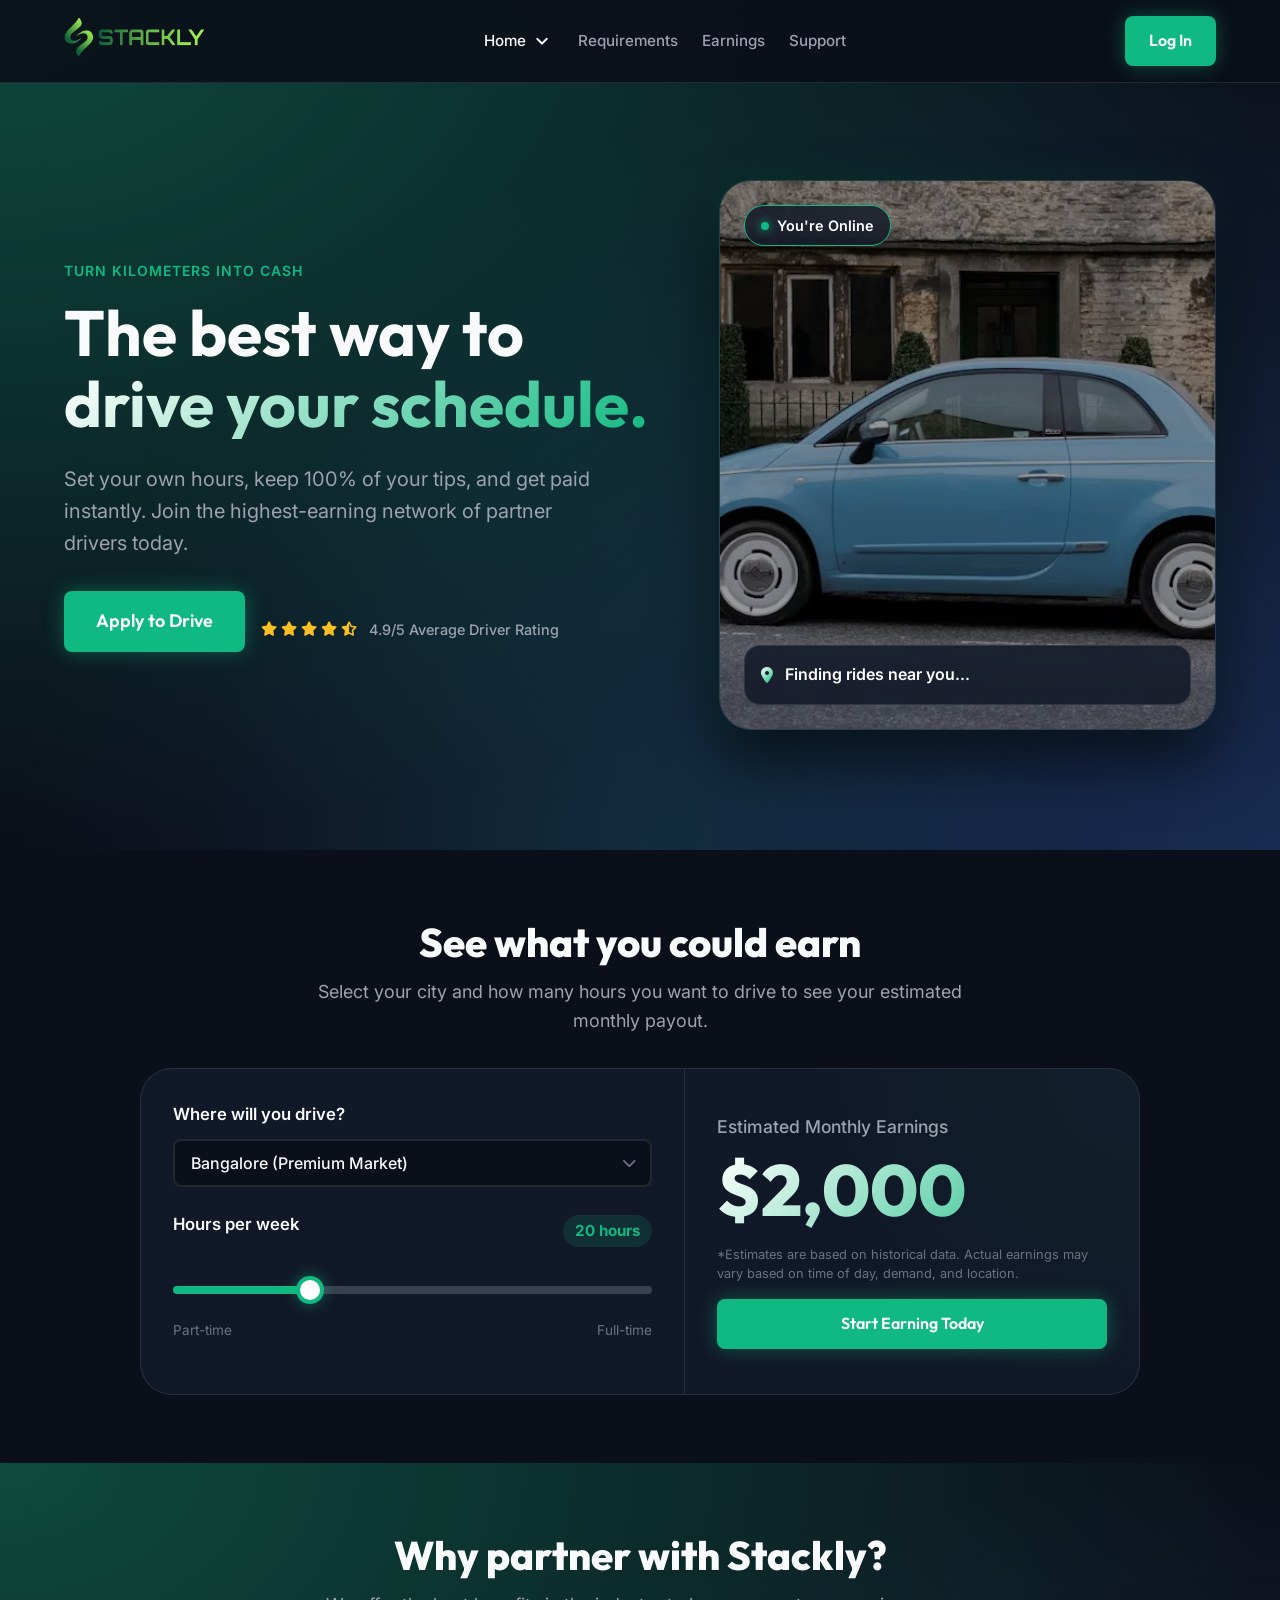
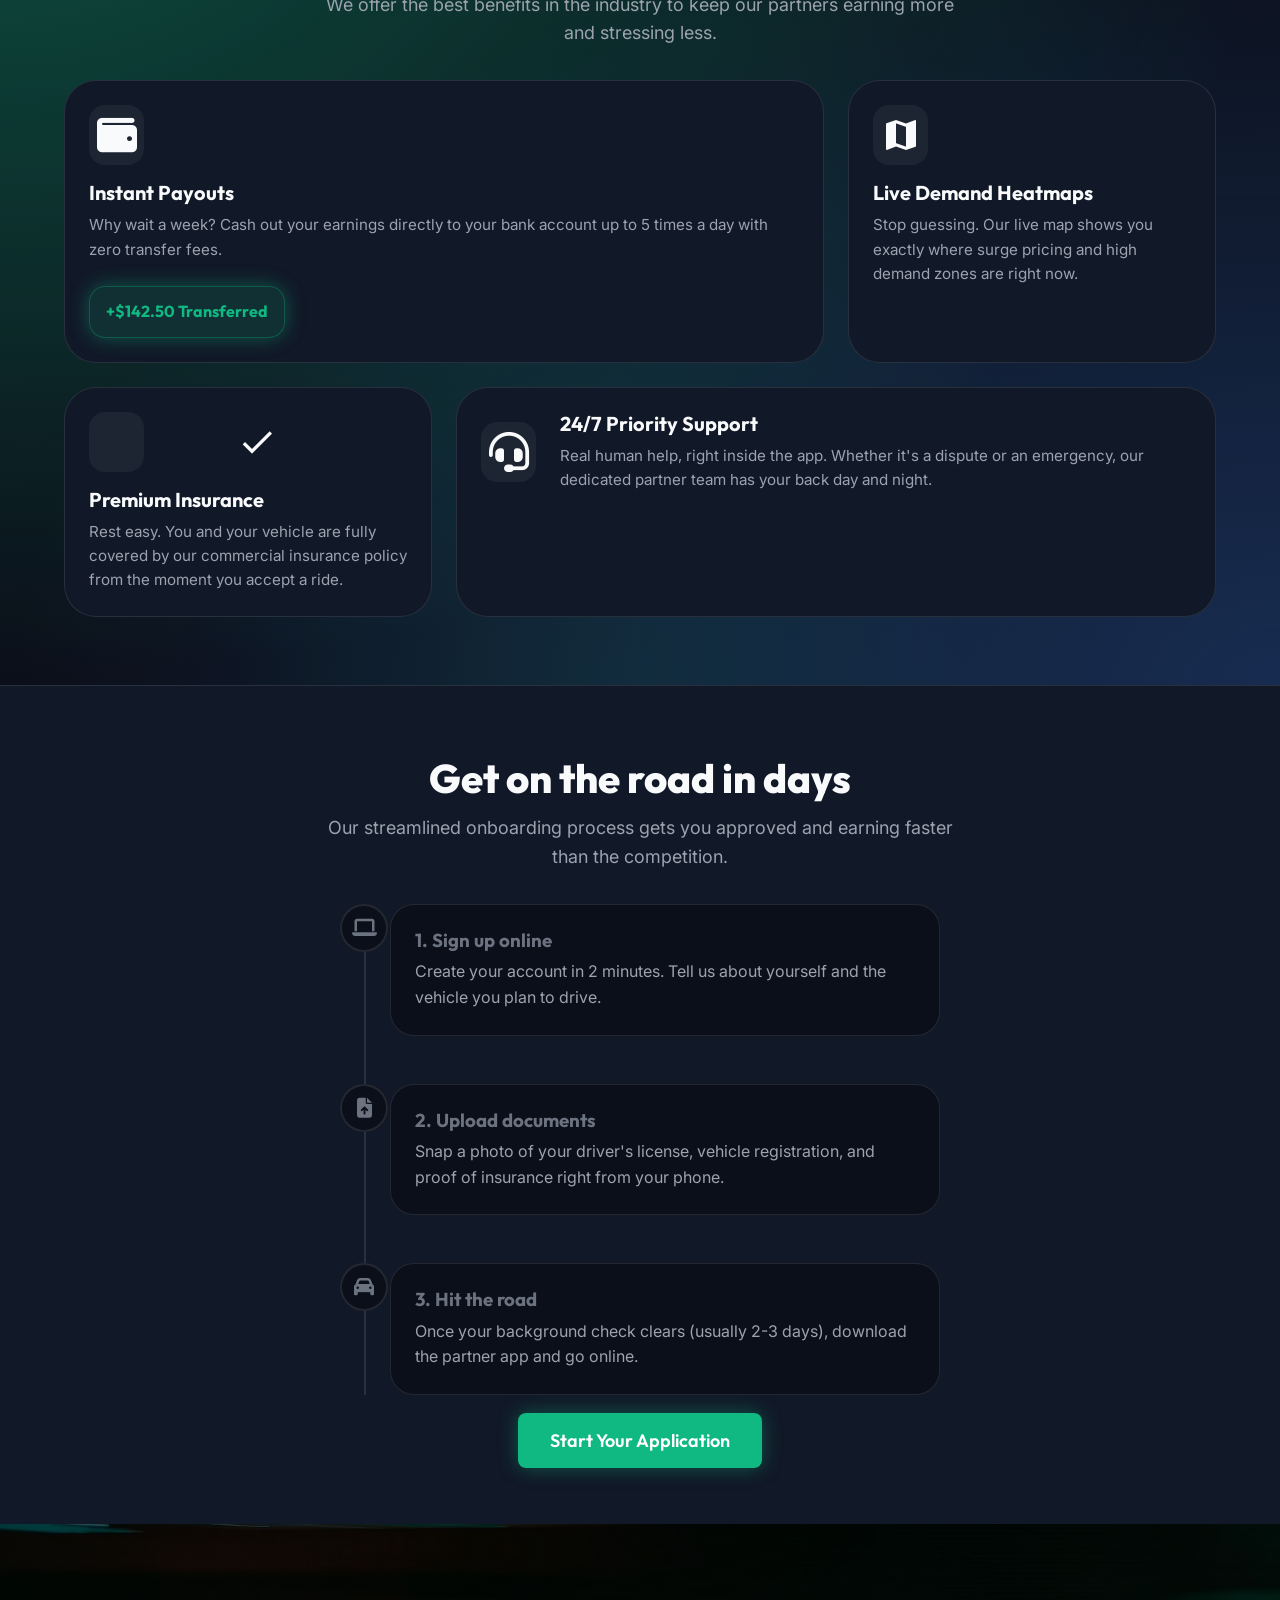
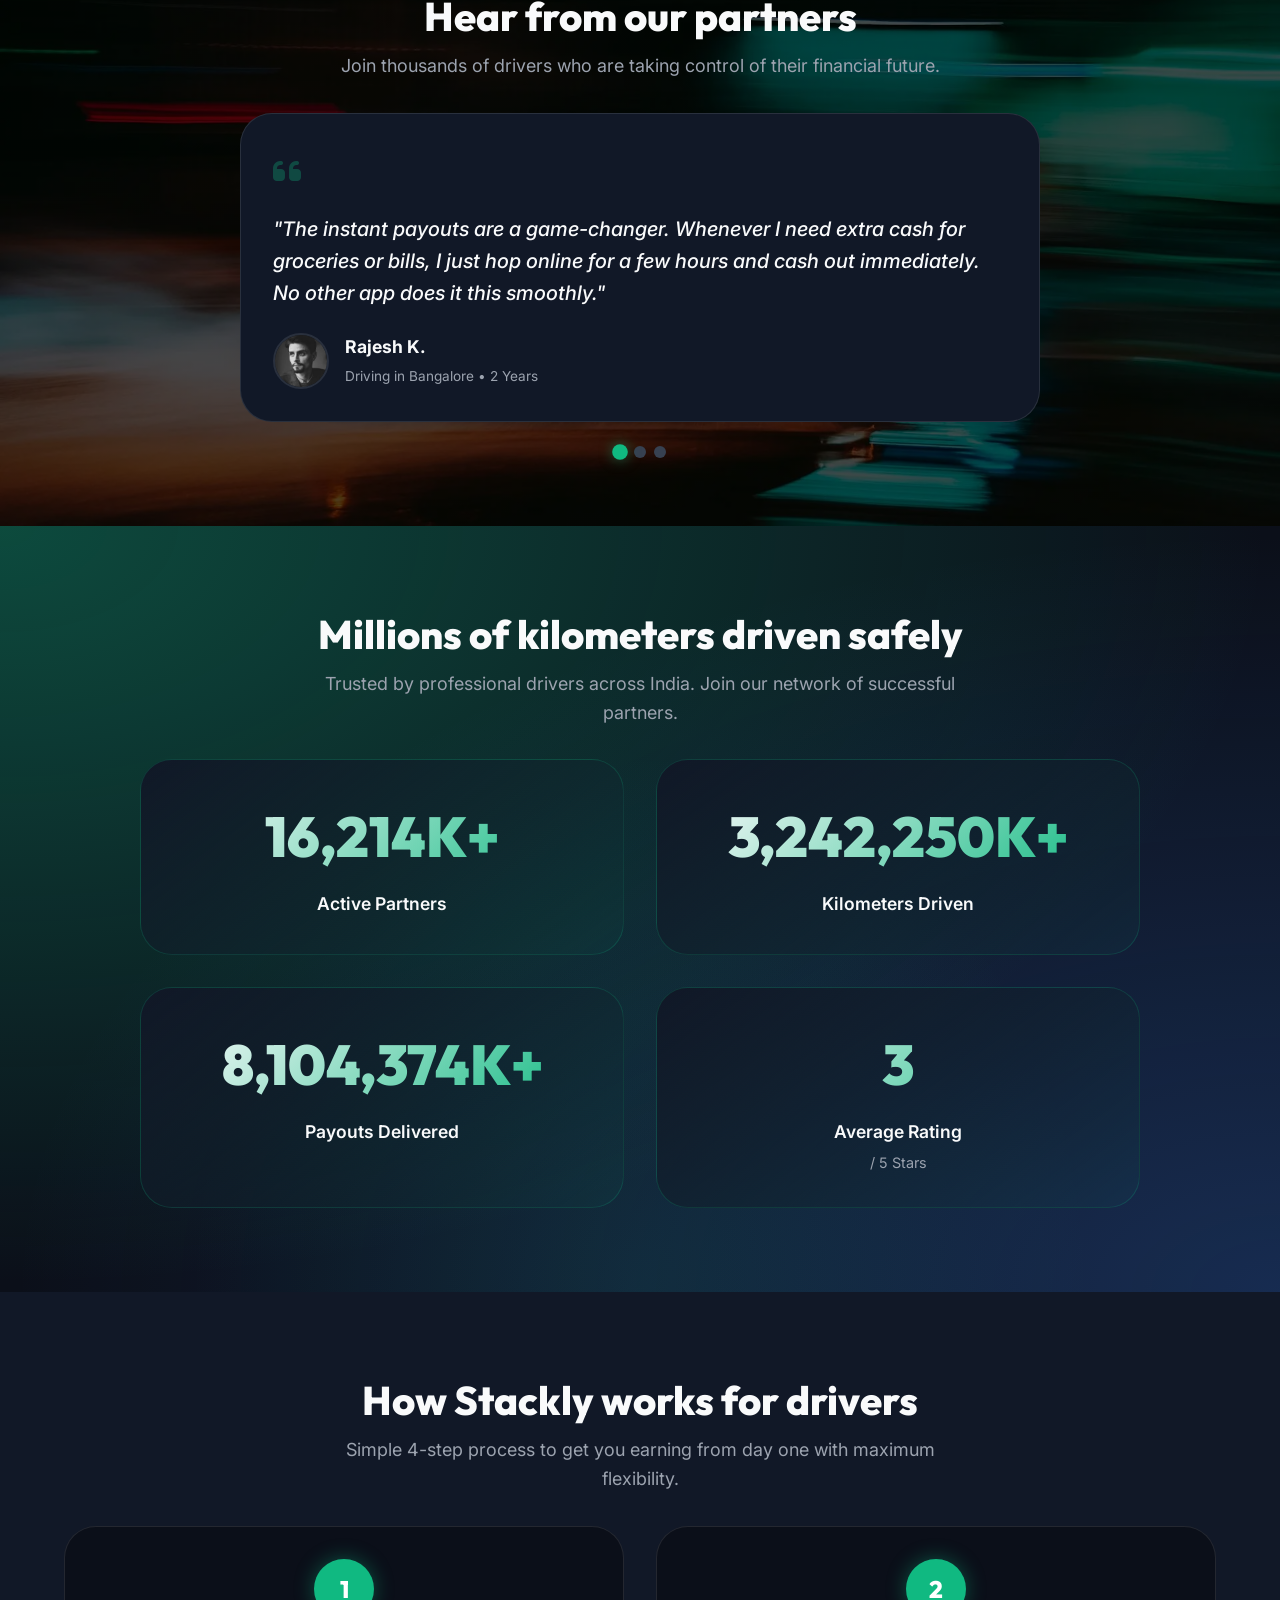
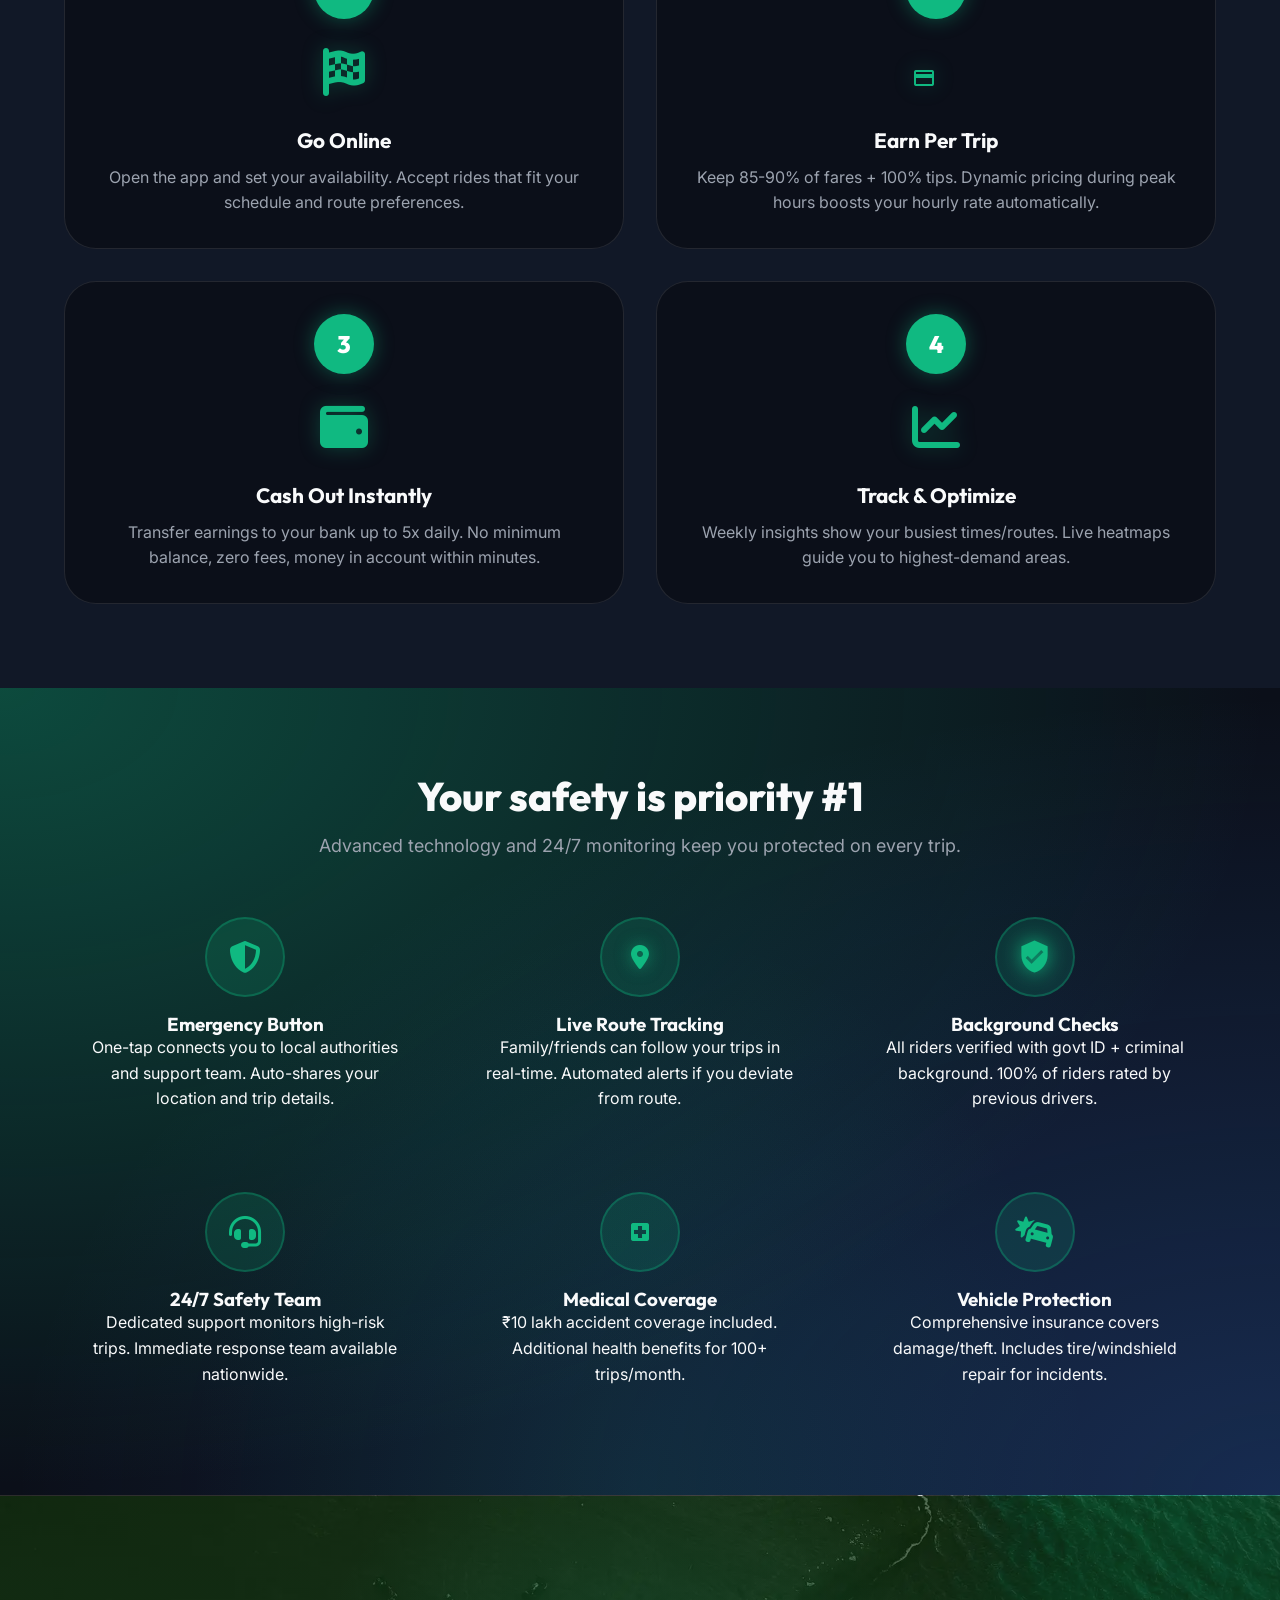
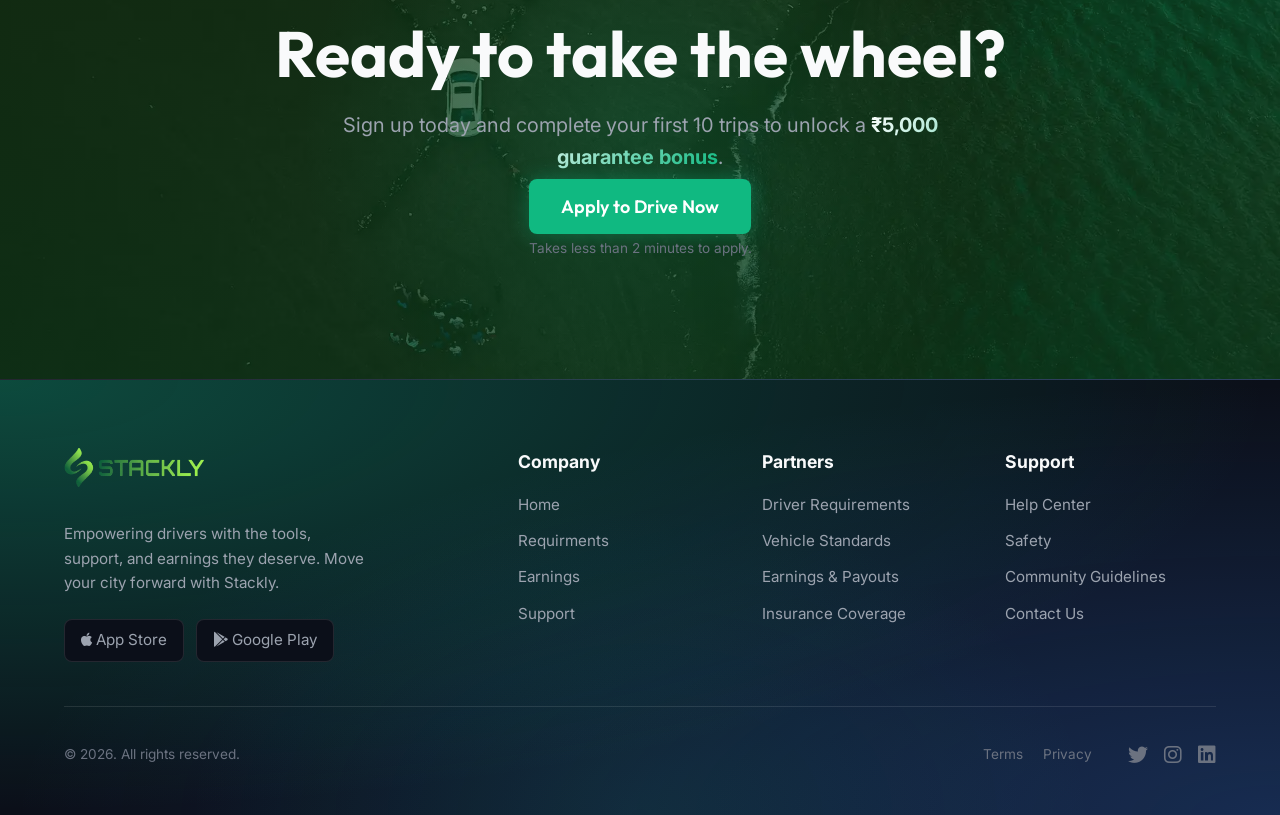
<file: Homepage2/index.html>
<!DOCTYPE html>
<html lang="en">

<head>
    <meta charset="UTF-8">
    <meta name="viewport" content="width=device-width, initial-scale=1.0">
    <title>Home | Partners </title>
    <link rel="stylesheet" href="shared.css">
    <link rel="stylesheet" href="style.css">
    <link href="https://fonts.googleapis.com/icon?family=Material+Icons" rel="stylesheet">
    <link
        href="https://fonts.googleapis.com/css2?family=DM+Sans:wght@400;500;600;700&family=Inter:wght@300;400;500;600;700;800&family=Outfit:wght@400;600;700;800;900&display=swap"
        rel="stylesheet" />
    <link rel="stylesheet" href="https://cdnjs.cloudflare.com/ajax/libs/font-awesome/6.5.1/css/all.min.css">
    <link href="https://unpkg.com/aos@2.3.1/dist/aos.css" rel="stylesheet">
</head>

<body class="driver-theme">

    <header class="driver-header">
        <div class="nav-container">
            <a href="index.html" class="nav-logo">
                <img src="./assets/Stackly-logo-green.webp" alt="Stackly Partners" class="logo">
            </a>

            <nav class="nav-links" id="navMenu">
                <div class="home-nav active">
                    <a href="index.html" class="home-btn nav-link active">Home</a>
                    <span class="material-icons dropdown-icon" id="homeDropdownBtn">
                        expand_more
                    </span>
                    <div class="home-select" id="homeDropdown">
                        <a href="../index.html" class="nav-link">Home Page 1</a>
                    </div>
                </div> <a href="requirments.html">Requirements</a>
                <a href="earnings.html">Earnings</a>
                <a href="support.html">Support</a>
                <div class="close-btn material-icons" id="closeMenu">close</div>
                <div class="nav-actions mob-view">
                    <a href="login.html" class="nav-login btn-driver-primary">Log In</a>
                </div>
            </nav>

            <div class="nav-actions">
                <a href="login.html" class="nav-login btn-driver-primary">Log In</a>
            </div>

            <div class="hamburger" id="hamburger">
                <span class="material-icons">menu</span>
            </div>
        </div>
    </header>
    <section class="driver-dynamic-hero">
        <div class="hero-glow-blob"></div>

        <div class="container hero-grid">

            <div class="hero-text-content">
                <div class="hero-badge">Turn kilometers into cash</div>
                <h1 class="hero-title" data-aos="fade-right">
                    The best way to <br>
                    <span class="text-gradient-green animated-text" id="changingHeadline">drive your schedule.</span>
                </h1>
                <p class="hero-subtitle" data-aos="fade-up">
                    Set your own hours, keep 100% of your tips, and get paid instantly. Join the highest-earning network
                    of partner drivers today.
                </p>
                <div class="hero-actions" data-aos="fade-down">
                    <a href="404page.html" class="btn-driver-primary btn-large">Apply to Drive</a>
                    <div class="trust-indicators">
                        <i class="fas fa-star"></i>
                        <i class="fas fa-star"></i>
                        <i class="fas fa-star"></i>
                        <i class="fas fa-star"></i>
                        <i class="fas fa-star-half-alt"></i>
                        <span>4.9/5 Average Driver Rating</span>
                    </div>
                </div>
            </div>

            <div class="hero-visual-slideshow" data-aos="fade" data-aos-delay="600">

                <div class="slide-card active" data-slide="0">
                    <img src="./assets/hero1.webp" alt="Driver navigating" class="slide-bg">
                    <div class="slide-ui-overlay">
                        <div class="ui-pill online-pill">
                            <span class="live-dot"></span> You're Online
                        </div>
                        <div class="ui-panel bottom-panel">
                            <i class="fas fa-map-marker-alt text-gradient-green"></i> Finding rides near you...
                        </div>
                    </div>
                </div>

                <div class="slide-card" data-slide="1">
                    <img src="./assets/hero2.webp" alt="Financial success" class="slide-bg">
                    <div class="slide-ui-overlay">
                        <div class="ui-panel top-panel">
                            <span class="panel-label">Today's Earnings</span>
                            <span class="panel-value text-gradient-green">₹4,250.00</span>
                        </div>
                        <div class="ui-chart-mock">
                            <div class="bar h-40"></div>
                            <div class="bar h-70"></div>
                            <div class="bar h-50"></div>
                            <div class="bar h-100 active"></div>
                        </div>
                    </div>
                </div>

                <div class="slide-card" data-slide="2">
                    <img src="./assets/hero3.webp" alt="Mobile payment" class="slide-bg">
                    <div class="slide-ui-overlay">
                        <div class="ui-panel center-panel float-anim">
                            <div class="success-circle"><i class="fas fa-check"></i></div>
                            <h4>Transfer Complete</h4>
                            <p>₹4,250 sent to your bank</p>
                        </div>
                    </div>
                </div>

            </div>
        </div>
    </section>
    <section class="earnings-section reveal-up" id="earnings">
        <div class="container">

            <div class="section-header text-center mb-8">
                <h2 class="section-title">See what you could earn</h2>
                <p class="section-subtitle">Select your city and how many hours you want to drive to see your estimated
                    monthly payout.</p>
            </div>

            <div class="calculator-card">

                <div class="calc-inputs" data-aos="fade-up" data-aos-delay="100">

                    <div class="form-group mb-6">
                        <label class="calc-label" for="calcCity">Where will you drive?</label>
                        <div class="select-wrapper">
                            <select class="form-select" id="calcCity">
                                <option value="25">Bangalore (Premium Market)</option>
                                <option value="22">Mumbai (High Demand)</option>
                                <option value="18">Delhi NCR (Standard)</option>
                                <option value="20">Other City</option>
                            </select>
                            <span class="select-arrow"><i class="fas fa-chevron-down"></i></span>
                        </div>
                    </div>

                    <div class="form-group">
                        <div class="slider-header">
                            <label class="calc-label" for="calcHours">Hours per week</label>
                            <span class="hours-display" id="hoursDisplay">20 hours</span>
                        </div>

                        <div class="range-container">
                            <input type="range" id="calcHours" class="custom-slider" min="5" max="60" step="1"
                                value="20">
                        </div>
                        <div class="slider-labels">
                            <span>Part-time</span>
                            <span>Full-time</span>
                        </div>
                    </div>

                </div>

                <div class="calc-result" data-aos="fade-down" data-aos-delay="200">
                    <span class="result-label">Estimated Monthly Earnings</span>
                    <div class="result-amount text-gradient-green" id="resultAmount">$2,000</div>
                    <p class="result-disclaimer">
                        *Estimates are based on historical data. Actual earnings may vary based on time of day, demand,
                        and location.
                    </p>
                    <a href="404page.html" class="btn-driver-primary btn-block mt-4">Start Earning Today</a>
                </div>

            </div>
        </div>
    </section>
    <section class="perks-bento-section reveal-up">
        <div class="container">
            <div class="section-header text-center mb-8">
                <h2 class="section-title">Why partner with Stackly?</h2>
                <p class="section-subtitle">We offer the best benefits in the industry to keep our partners earning more
                    and stressing less.</p>
            </div>

            <div class="bento-grid">

                <div class="bento-card bento-large" data-aos="fade-up" data-aos-delay="500">
                    <div class="bento-icon"><i class="fas fa-wallet"></i></div>
                    <div class="bento-content">
                        <h3>Instant Payouts</h3>
                        <p>Why wait a week? Cash out your earnings directly to your bank account up to 5 times a day
                            with zero transfer fees.</p>
                    </div>
                    <div class="bento-visual visual-payout">
                        <div class="mock-notification">+$142.50 Transferred</div>
                    </div>
                </div>

                <div class="bento-card" data-aos="fade-up" data-aos-delay="600">
                    <div class="bento-icon"><span class="material-icons">map</span></div>
                    <div class="bento-content">
                        <h3>Live Demand Heatmaps</h3>
                        <p>Stop guessing. Our live map shows you exactly where surge pricing and high demand zones are
                            right now.</p>
                    </div>
                </div>

                <div class="bento-card" data-aos="fade-down" data-aos-delay="700">
                    <div class="bento-icon"><span class="material-icons">safety_check</span></div>
                    <div class="bento-content">
                        <h3>Premium Insurance</h3>
                        <p>Rest easy. You and your vehicle are fully covered by our commercial insurance policy from the
                            moment you accept a ride.</p>
                    </div>
                </div>

                <div class="bento-card bento-wide" data-aos="fade-down" data-aos-delay="800">
                    <div class="bento-content flex-row">
                        <div class="bento-icon"><i class="fas fa-headset"></i></div>
                        <div>
                            <h3>24/7 Priority Support</h3>
                            <p>Real human help, right inside the app. Whether it's a dispute or an emergency, our
                                dedicated partner team has your back day and night.</p>
                        </div>
                    </div>
                </div>

            </div>
        </div>
    </section>

    <section class="onboarding-section reveal-up">
        <div class="container">
            <div class="section-header text-center mb-8">
                <h2 class="section-title">Get on the road in days</h2>
                <p class="section-subtitle">Our streamlined onboarding process gets you approved and earning faster than
                    the competition.</p>
            </div>

            <div class="timeline-wrapper" id="timelineWrapper">
                <div class="timeline-track">
                    <div class="timeline-fill" id="timelineFill"></div>
                </div>

                <div class="timeline-step step-1">
                    <div class="step-indicator"><i class="fas fa-laptop"></i></div>
                    <div class="step-content">
                        <h3>1. Sign up online</h3>
                        <p>Create your account in 2 minutes. Tell us about yourself and the vehicle you plan to drive.
                        </p>
                    </div>
                </div>

                <div class="timeline-step step-2">
                    <div class="step-indicator"><i class="fas fa-file-upload"></i></div>
                    <div class="step-content">
                        <h3>2. Upload documents</h3>
                        <p>Snap a photo of your driver's license, vehicle registration, and proof of insurance right
                            from your phone.</p>
                    </div>
                </div>

                <div class="timeline-step step-3">
                    <div class="step-indicator"><i class="fas fa-car"></i></div>
                    <div class="step-content">
                        <h3>3. Hit the road</h3>
                        <p>Once your background check clears (usually 2-3 days), download the partner app and go online.
                        </p>
                    </div>
                </div>
            </div>

            <div class="text-center mt-4">
                <a href="404page.html" class="btn-driver-primary btn-large">Start Your Application</a>
            </div>
        </div>
    </section>
    <section class="testimonials-section reveal-up" data-aos="zoom-in">
        <div class="container">
            <div class="section-header text-center mb-8">
                <h2 class="section-title">Hear from our partners</h2>
                <p class="section-subtitle">Join thousands of drivers who are taking control of their financial future.
                </p>
            </div>

            <div class="testimonial-carousel">
                <div class="testimonial-track" id="testimonialTrack">

                    <div class="testimonial-card active">
                        <div class="quote-icon"><i class="fas fa-quote-left"></i></div>
                        <p class="testimonial-text">"The instant payouts are a game-changer. Whenever I need extra cash
                            for groceries or bills, I just hop online for a few hours and cash out immediately. No other
                            app does it this smoothly."</p>
                        <div class="testimonial-author">
                            <img src="./assets/review5.webp" alt="Driver" class="author-img">
                            <div class="author-info">
                                <h4>Rajesh K.</h4>
                                <span>Driving in Bangalore • 2 Years</span>
                            </div>
                        </div>
                    </div>

                    <div class="testimonial-card">
                        <div class="quote-icon"><i class="fas fa-quote-left"></i></div>
                        <p class="testimonial-text">"I tried other platforms, but Stackly's demand heatmaps actually
                            work. It guides me straight to the surge zones, meaning I spend less time waiting and way
                            more time earning."</p>
                        <div class="testimonial-author">
                            <img src="./assets/team2.webp" alt="Driver" class="author-img">
                            <div class="author-info">
                                <h4>Priya S.</h4>
                                <span>Driving in Mumbai • 8 Months</span>
                            </div>
                        </div>
                    </div>

                    <div class="testimonial-card">
                        <div class="quote-icon"><i class="fas fa-quote-left"></i></div>
                        <p class="testimonial-text">"The 24/7 support team is incredible. Once I had an issue with a
                            rider, and I got a real human on the phone in less than two minutes. They genuinely care
                            about their drivers here."</p>
                        <div class="testimonial-author">
                            <img src="./assets/review4.webp" alt="Driver" class="author-img">
                            <div class="author-info">
                                <h4>Amit M.</h4>
                                <span>Driving in Delhi NCR • 3 Years</span>
                            </div>
                        </div>
                    </div>

                </div>

                <div class="carousel-dots" id="carouselDots">
                    <button class="dot active" data-index="0"></button>
                    <button class="dot" data-index="1"></button>
                    <button class="dot" data-index="2"></button>
                </div>
            </div>
        </div>
    </section>

    <section class="stats-section reveal-up">
        <div class="container">
            <div class="section-header text-center mb-8">
                <h2 class="section-title">Millions of kilometers driven safely</h2>
                <p class="section-subtitle">Trusted by professional drivers across India. Join our network of successful
                    partners.</p>
            </div>
            <div class="stats-grid">
                <div class="stat-card" data-aos="flip-up" data-aos-delay="500">
                    <div class="stat-number" data-target="25000">0</div>
                    <div class="stat-label">Active Partners</div>
                </div>
                <div class="stat-card" data-aos="flip-down" data-aos-delay="600">
                    <div class="stat-number" data-target="5000000">0</div>
                    <div class="stat-label">Kilometers Driven</div>
                </div>
                <div class="stat-card" data-aos="flip-up" data-aos-delay="500">
                    <div class="stat-number" data-target="12500000">0</div>
                    <div class="stat-label">Payouts Delivered</div>
                </div>
                <div class="stat-card" data-aos="flip-down" data-aos-delay="500">
                    <div class="stat-number" data-target="4.95">0</div>
                    <div class="stat-label">Average Rating</div>
                    <small class="stat-unit">/ 5 Stars</small>
                </div>
            </div>
        </div>
    </section>

    <section class="how-it-works-section reveal-up">
        <div class="container">
            <div class="section-header text-center mb-8">
                <h2 class="section-title">How Stackly works for drivers</h2>
                <p class="section-subtitle">Simple 4-step process to get you earning from day one with maximum
                    flexibility.</p>
            </div>
            <div class="works-grid">
                <div class="works-step reveal-delay-1" data-aos="fade-up" data-aos-delay="600">
                    <div class="step-number">1</div>
                    <div class="step-icon"><i class="fas fa-flag-checkered"></i></div>
                    <h3>Go Online</h3>
                    <p>Open the app and set your availability. Accept rides that fit your schedule and route
                        preferences.</p>
                </div>
                <div class="works-step reveal-delay-2" data-aos="fade-down" data-aos-delay="600">
                    <div class="step-number">2</div>
                    <div class="step-icon"><span class="material-icons">payments</span></div>
                    <h3>Earn Per Trip</h3>
                    <p>Keep 85-90% of fares + 100% tips. Dynamic pricing during peak hours boosts your hourly rate
                        automatically.</p>
                </div>
                <div class="works-step reveal-delay-3" data-aos="fade-down" data-aos-delay="600">
                    <div class="step-number">3</div>
                    <div class="step-icon"><i class="fas fa-wallet"></i></div>
                    <h3>Cash Out Instantly</h3>
                    <p>Transfer earnings to your bank up to 5x daily. No minimum balance, zero fees, money in account
                        within minutes.</p>
                </div>
                <div class="works-step reveal-delay-4" data-aos="fade-up" data-aos-delay="600">
                    <div class="step-number">4</div>
                    <div class="step-icon"><i class="fas fa-chart-line"></i></div>
                    <h3>Track & Optimize</h3>
                    <p>Weekly insights show your busiest times/routes. Live heatmaps guide you to highest-demand areas.
                    </p>
                </div>
            </div>
        </div>
    </section>

    <section class="safety-section reveal-up">
        <div class="container">
            <div class="section-header text-center mb-8">
                <h2 class="section-title">Your safety is priority #1</h2>
                <p class="section-subtitle">Advanced technology and 24/7 monitoring keep you protected on every trip.
                </p>
            </div>
            <div class="safety-grid">
                <div class="safety-feature" data-aos="fade-up" data-aos-delay="300">
                    <div class="feature-icon safety-pulse">
                        <i class="fas fa-shield-alt"></i>
                    </div>
                    <h3>Emergency Button</h3>
                    <p>One-tap connects you to local authorities and support team. Auto-shares your location and trip
                        details.</p>
                </div>
                <div class="safety-feature" data-aos="fade-up" data-aos-delay="400">
                    <div class="feature-icon radar-container">
                        <i class="fas fa-map-marker-alt radar-pin"></i>
                        <div class="radar-ring ring-1"></div>
                        <div class="radar-ring ring-2"></div>
                        <div class="radar-ring ring-3"></div>
                    </div>
                    <h3>Live Route Tracking</h3>
                    <p>Family/friends can follow your trips in real-time. Automated alerts if you deviate from route.
                    </p>
                </div>
                <div class="safety-feature" data-aos="fade-up" data-aos-delay="500">
                    <div class="feature-icon float-1">
                        <span class="material-icons safety-glow">verified_user</span>
                    </div>
                    <h3>Background Checks</h3>
                    <p>All riders verified with govt ID + criminal background. 100% of riders rated by previous drivers.
                    </p>
                </div>
                <div class="safety-feature" data-aos="fade-down" data-aos-delay="500">
                    <div class="feature-icon safety-pulse">
                        <i class="fas fa-headset"></i>
                    </div>
                    <h3>24/7 Safety Team</h3>
                    <p>Dedicated support monitors high-risk trips. Immediate response team available nationwide.</p>
                </div>
                <div class="safety-feature" data-aos="fade-down" data-aos-delay="600">
                    <div class="feature-icon float-2">
                        <span class="material-icons">local_hospital</span>
                    </div>
                    <h3>Medical Coverage</h3>
                    <p>₹10 lakh accident coverage included. Additional health benefits for 100+ trips/month.</p>
                </div>
                <div class="safety-feature" data-aos="fade-down" data-aos-delay="600">
                    <div class="feature-icon float-3">
                        <i class="fas fa-car-crash"></i>
                    </div>
                    <h3>Vehicle Protection</h3>
                    <p>Comprehensive insurance covers damage/theft. Includes tire/windshield repair for incidents.</p>
                </div>
            </div>
        </div>
    </section>

    <section class="driver-cta-section reveal-up" data-aos="fade-up">

        <div class="cta-glow-bg"></div>
        <div class="container relative z-10 text-center">
            <h2 class="cta-huge-title">Ready to take the wheel?</h2>
            <p class="cta-sub">Sign up today and complete your first 10 trips to unlock a <strong
                    class="text-gradient-green">₹5,000 guarantee bonus</strong>.</p>
            <a href="404page.html" class="btn-driver-primary btn-large mt-4">Apply to Drive Now</a>
            <p class="cta-micro-text mt-4">Takes less than 2 minutes to apply.</p>
        </div>
    </section>

    <footer class="driver-footer" data-aos="fade-down">
        <div class="container">
            <div class="footer-grid">

                <div class="footer-col brand-col">
                    <a href="index.html" class="footer-logo">
                        <img src="./assets/Stackly-logo-green.webp" alt="Stackly">
                    </a>
                    <p class="footer-desc">Empowering drivers with the tools, support, and earnings they deserve. Move
                        your city forward with Stackly.</p>
                    <div class="app-store-btns">
                        <a href="404page.html" class="store-btn"><i class="fab fa-apple"></i> App Store</a>
                        <a href="404page.html" class="store-btn"><i class="fab fa-google-play"></i> Google Play</a>
                    </div>
                </div>
                <div class="footer-col">
                    <h4>Company</h4>
                    <a href="index.html">Home</a>
                    <a href="requirments.html">Requirments</a>
                    <a href="earnings.html">Earnings</a>
                    <a href="support.html">Support</a>
                </div>

                <div class="footer-col">
                    <h4>Partners</h4>
                    <a href="404page.html">Driver Requirements</a>
                    <a href="404page.html">Vehicle Standards</a>
                    <a href="404page.html">Earnings & Payouts</a>
                    <a href="404page.html">Insurance Coverage</a>
                </div>


                <div class="footer-col">
                    <h4>Support</h4>
                    <a href="404page.html">Help Center</a>
                    <a href="404page.html">Safety</a>
                    <a href="404page.html">Community Guidelines</a>
                    <a href="404page.html">Contact Us</a>
                </div>

            </div>

            <div class="footer-bottom">
                <div class="copyright">
                    &copy; 2026. All rights reserved.
                </div>
                <div class="legal-social">
                    <div class="legal-links">
                        <a href="404page.html">Terms</a>
                        <a href="404page.html">Privacy</a>
                    </div>
                    <div class="social-icons">
                        <a href="404page.html"><i class="fab fa-twitter"></i></a>
                        <a href="404page.html"><i class="fab fa-instagram"></i></a>
                        <a href="404page.html"><i class="fab fa-linkedin"></i></a>
                    </div>
                </div>
            </div>
        </div>
    </footer>
    <script src="script.js" defer></script>
    <script src="https://unpkg.com/aos@2.3.1/dist/aos.js"></script>
    <script>
        AOS.init({
            duration: 800,
            easing: 'ease-out-cubic',
            once: true,
            offset: 50,
        });
    </script>
    <script>
        document.addEventListener('DOMContentLoaded', () => {

            const citySelect = document.getElementById('calcCity');
            const hoursSlider = document.getElementById('calcHours');
            const hoursDisplay = document.getElementById('hoursDisplay');
            const resultAmount = document.getElementById('resultAmount');

            const calculateEarnings = () => {
                const hourlyRate = parseFloat(citySelect.value);
                const hoursPerWeek = parseInt(hoursSlider.value);

                const monthlyEarnings = hourlyRate * hoursPerWeek * 4;

                hoursDisplay.textContent = `${hoursPerWeek} hours`;

                resultAmount.textContent = '$' + monthlyEarnings.toLocaleString('en-US');

                resultAmount.classList.add('bump');
                setTimeout(() => {
                    resultAmount.classList.remove('bump');
                }, 100);

                const min = hoursSlider.min;
                const max = hoursSlider.max;
                const percentage = ((hoursPerWeek - min) / (max - min)) * 100;

                hoursSlider.style.setProperty('--slider-fill', `${percentage}%`);
            };

            hoursSlider.addEventListener('input', calculateEarnings);
            citySelect.addEventListener('change', calculateEarnings);

            calculateEarnings();

            const timelineWrapper = document.getElementById('timelineWrapper');
            const timelineFill = document.getElementById('timelineFill');
            const steps = document.querySelectorAll('.timeline-step');

            if (!timelineWrapper || !timelineFill) return;

            const animateTimeline = () => {
                const rect = timelineWrapper.getBoundingClientRect();

                const triggerPoint = window.innerHeight * 0.6;
                let scrollDistance = triggerPoint - rect.top;

                let percentage = (scrollDistance / rect.height) * 100;
                percentage = Math.max(0, Math.min(percentage, 100));
                timelineFill.style.height = `${percentage}%`;
                if (percentage > 5) {
                    steps[0].classList.add('active');
                } else {
                    steps[0].classList.remove('active');
                }

                if (percentage > 50) {
                    steps[1].classList.add('active');
                } else {
                    steps[1].classList.remove('active');
                }

                if (percentage > 95) {
                    steps[2].classList.add('active');
                } else {
                    steps[2].classList.remove('active');
                }
            };

            window.addEventListener('scroll', animateTimeline);
            animateTimeline();
        });
        document.addEventListener('DOMContentLoaded', () => {
            const cards = document.querySelectorAll('.testimonial-card');
            const dots = document.querySelectorAll('.dot');
            let currentIndex = 0;
            let autoplayInterval;

            if (cards.length === 0) return;

            const goToSlide = (index) => {
                cards.forEach(card => card.classList.remove('active'));
                dots.forEach(dot => dot.classList.remove('active'));
                cards[index].classList.add('active');
                dots[index].classList.add('active');
                currentIndex = index;
            };

            const nextSlide = () => {
                let nextIndex = currentIndex + 1;
                if (nextIndex >= cards.length) {
                    nextIndex = 0;
                }
                goToSlide(nextIndex);
            };
            const startAutoplay = () => {
                autoplayInterval = setInterval(nextSlide, 6000);
            };

            const resetAutoplay = () => {
                clearInterval(autoplayInterval);
                startAutoplay();
            };

            dots.forEach((dot, index) => {
                dot.addEventListener('click', () => {
                    if (currentIndex !== index) {
                        goToSlide(index);
                        resetAutoplay();
                    }
                });
            });

            startAutoplay();
        });
        document.addEventListener('DOMContentLoaded', () => {

            const heroStates = [
                { text: "drive  your schedule.", cardIndex: 0 },
                { text: "earn higher payouts.", cardIndex: 1 },
                { text: "cash out instantly.", cardIndex: 2 }
            ];

            let currentIndex = 0;
            const headlineElement = document.getElementById('changingHeadline');
            const cards = document.querySelectorAll('.slide-card');

            if (!headlineElement || cards.length === 0) return;
            const cycleHero = () => {
                currentIndex = (currentIndex + 1) % heroStates.length;
                const nextState = heroStates[currentIndex];

                headlineElement.classList.add('fade-out');

                setTimeout(() => {

                    headlineElement.textContent = nextState.text;
                    headlineElement.classList.remove('fade-out');
                    cards.forEach((card, index) => {
                        if (index === nextState.cardIndex) {
                            card.classList.add('active');
                        } else {
                            card.classList.remove('active');
                        }
                    });

                }, 400);
            };

            setInterval(cycleHero, 4500);

        });
    </script>
</body>

<body>
</file>
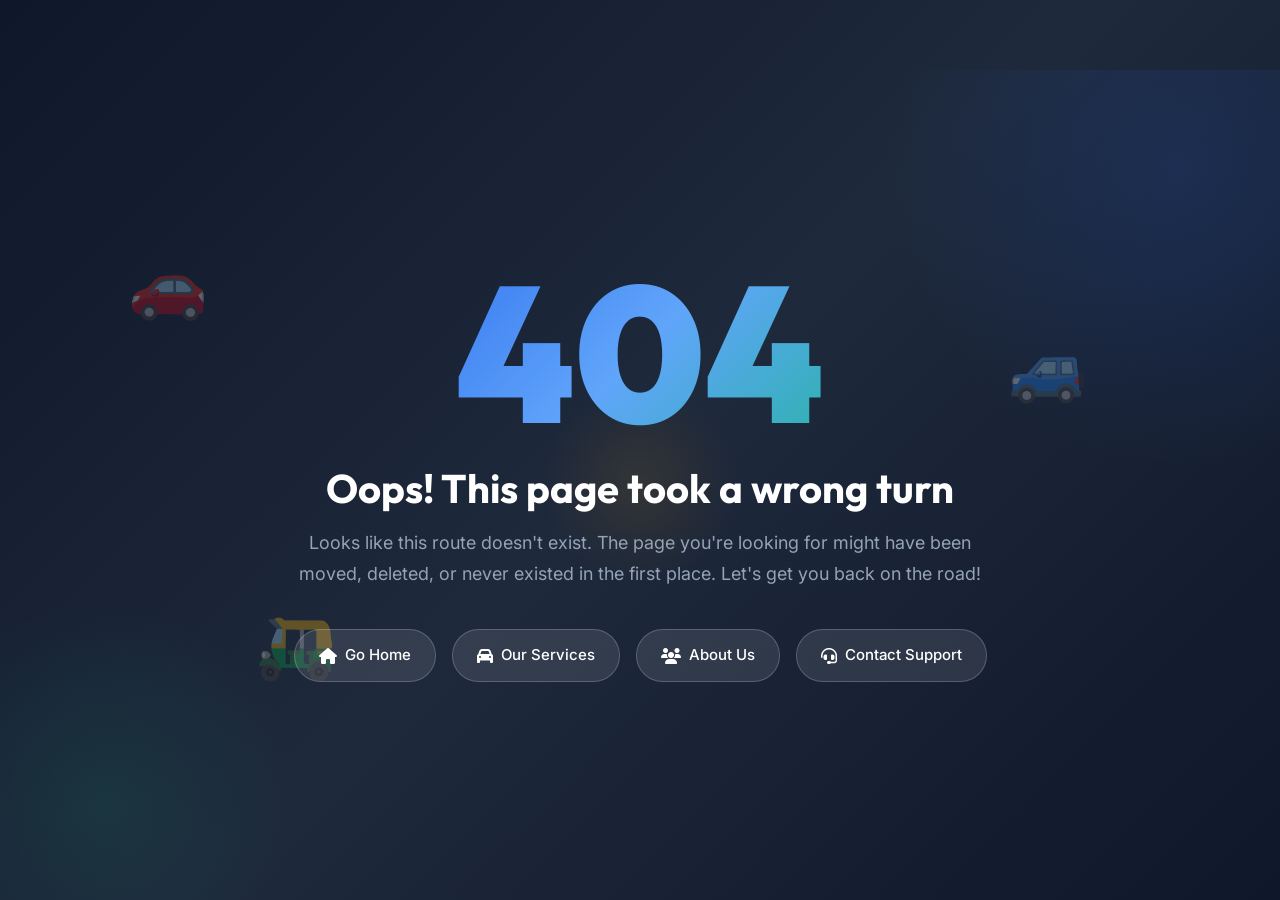
<file: 404page.html>
<!DOCTYPE html>
<html lang="en">

<head>
    <meta charset="UTF-8">
    <meta name="viewport" content="width=device-width, initial-scale=1.0">
    <title>404 - Page Not Found | Stackly</title>
    <link rel="stylesheet" href="shared.css">
    <link rel="stylesheet" href="style.css">
    <link href="https://fonts.googleapis.com/icon?family=Material+Icons" rel="stylesheet">
    <link
        href="https://fonts.googleapis.com/css2?family=DM+Sans:wght@400;500;600;700&family=Inter:wght@300;400;500;600;700;800&family=Outfit:wght@400;600;700;800;900&display=swap"
        rel="stylesheet" />
    <link rel="stylesheet" href="https://cdnjs.cloudflare.com/ajax/libs/font-awesome/6.5.1/css/all.min.css">
    <style>
        :root {
            --error-primary: #0f172a;
            --error-accent: #2563eb;
            --error-success: #10b981;
            --error-warning: #f59e0b;
            --error-danger: #ef4444;
        }

        * {
            margin: 0;
            padding: 0;
            box-sizing: border-box;
        }

        body {
            font-family: 'Inter', system-ui, sans-serif;
            background: linear-gradient(135deg, #0f172a 0%, #1e293b 50%, #0f172a 100%);
            min-height: 100vh;
            display: flex;
            flex-direction: column;
            overflow-x: hidden;
        }

        .error-page {
            flex: 1;
            display: flex;
            flex-direction: column;
            align-items: center;
            justify-content: center;
            padding: 2rem;
            position: relative;
            overflow: hidden;
        }

        .error-decoration {
            position: absolute;
            pointer-events: none;
            z-index: 0;
        }

        .error-decoration.circle-1 {
            width: 600px;
            height: 600px;
            background: radial-gradient(circle, rgba(37, 99, 235, 0.15) 0%, transparent 70%);
            top: -200px;
            right: -200px;
            animation: float 8s ease-in-out infinite;
        }

        .error-decoration.circle-2 {
            width: 400px;
            height: 400px;
            background: radial-gradient(circle, rgba(16, 185, 129, 0.1) 0%, transparent 70%);
            bottom: -100px;
            left: -100px;
            animation: float 6s ease-in-out infinite reverse;
        }

        .error-decoration.circle-3 {
            width: 200px;
            height: 200px;
            background: radial-gradient(circle, rgba(245, 158, 11, 0.1) 0%, transparent 70%);
            top: 50%;
            left: 50%;
            transform: translate(-50%, -50%);
            animation: pulse 4s ease-in-out infinite;
        }

        @keyframes float {

            0%,
            100% {
                transform: translateY(0) rotate(0deg);
            }

            50% {
                transform: translateY(-30px) rotate(5deg);
            }
        }

        @keyframes pulse {

            0%,
            100% {
                transform: translate(-50%, -50%) scale(1);
                opacity: 0.5;
            }

            50% {
                transform: translate(-50%, -50%) scale(1.2);
                opacity: 1;
            }
        }

        .error-content {
            text-align: center;
            z-index: 1;
            max-width: 700px;
        }

        .error-code {
            font-family: 'Outfit', sans-serif;
            font-size: 12rem;
            font-weight: 900;
            line-height: 1;
            background: linear-gradient(135deg, #2563eb 0%, #60a5fa 50%, #10b981 100%);
            -webkit-background-clip: text;
            -webkit-text-fill-color: transparent;
            background-clip: text;
            margin-bottom: 1rem;
            animation: slideUp 0.8s ease-out forwards;
            opacity: 0;
            transform: translateY(30px);
        }

        @keyframes slideUp {
            to {
                opacity: 1;
                transform: translateY(0);
            }
        }

        .error-title {
            font-family: 'Outfit', sans-serif;
            font-size: 2.5rem;
            font-weight: 700;
            color: white;
            margin-bottom: 1rem;
            animation: slideUp 0.8s ease-out 0.2s forwards;
            opacity: 0;
            transform: translateY(30px);
        }

        .error-description {
            font-size: 1.125rem;
            color: #94a3b8;
            line-height: 1.7;
            margin-bottom: 2.5rem;
            animation: slideUp 0.8s ease-out 0.4s forwards;
            opacity: 0;
            transform: translateY(30px);
        }

        .error-search {
            position: relative;
            max-width: 450px;
            margin: 0 auto 2.5rem;
            animation: slideUp 0.8s ease-out 0.6s forwards;
            opacity: 0;
            transform: translateY(30px);
        }

        .error-search input {
            width: 100%;
            padding: 1rem 1.5rem;
            padding-right: 3.5rem;
            background: rgba(255, 255, 255, 0.1);
            border: 1px solid rgba(255, 255, 255, 0.2);
            border-radius: 50px;
            font-size: 1rem;
            color: white;
            outline: none;
            transition: all 0.3s ease;
        }

        .error-search input::placeholder {
            color: #64748b;
        }

        .error-search input:focus {
            background: rgba(255, 255, 255, 0.15);
            border-color: #2563eb;
            box-shadow: 0 0 0 4px rgba(37, 99, 235, 0.2);
        }

        .error-search button {
            position: absolute;
            right: 8px;
            top: 50%;
            transform: translateY(-50%);
            width: 44px;
            height: 44px;
            background: #2563eb;
            border: none;
            border-radius: 50%;
            color: white;
            font-size: 1.125rem;
            cursor: pointer;
            transition: all 0.3s ease;
        }

        .error-search button:hover {
            background: #1d4ed8;
            transform: translateY(-50%) scale(1.05);
        }

        .quick-links {
            display: flex;
            justify-content: center;
            gap: 1rem;
            flex-wrap: wrap;
            margin-bottom: 2rem;
            animation: slideUp 0.8s ease-out 0.8s forwards;
            opacity: 0;
            transform: translateY(30px);
        }

        .quick-link {
            display: inline-flex;
            align-items: center;
            gap: 0.5rem;
            padding: 0.875rem 1.5rem;
            background: rgba(255, 255, 255, 0.1);
            border: 1px solid rgba(255, 255, 255, 0.2);
            border-radius: 50px;
            color: white;
            text-decoration: none;
            font-weight: 500;
            font-size: 0.9375rem;
            transition: all 0.3s ease;
        }

        .quick-link:hover {
            background: #2563eb;
            border-color: #2563eb;
            transform: translateY(-3px);
            box-shadow: 0 10px 25px -5px rgba(37, 99, 235, 0.4);
        }

        .quick-link i {
            font-size: 1rem;
        }

        .help-section {
            background: rgba(255, 255, 255, 0.05);
            border: 1px solid rgba(255, 255, 255, 0.1);
            border-radius: 16px;
            padding: 1.5rem 2rem;
            animation: slideUp 1s ease-out 1s forwards;
            opacity: 0;
            transform: translateY(30px);
        }

        .help-section p {
            color: #94a3b8;
            font-size: 0.9375rem;
            margin-bottom: 1rem;
        }

        .help-buttons {
            display: flex;
            justify-content: center;
            gap: 1rem;
            flex-wrap: wrap;
        }

        .help-btn {
            display: inline-flex;
            align-items: center;
            gap: 0.5rem;
            padding: 0.75rem 1.25rem;
            border-radius: 8px;
            font-weight: 600;
            font-size: 0.875rem;
            text-decoration: none;
            transition: all 0.3s ease;
        }

        .help-btn.primary {
            background: #2563eb;
            color: white;
        }

        .help-btn.primary:hover {
            background: #1d4ed8;
            transform: translateY(-2px);
        }

        .help-btn.secondary {
            background: transparent;
            border: 1px solid rgba(255, 255, 255, 0.3);
            color: white;
        }

        .help-btn.secondary:hover {
            background: rgba(255, 255, 255, 0.1);
            border-color: white;
        }

        .floating-car {
            position: absolute;
            font-size: 4rem;
            animation: carFloat 6s ease-in-out infinite;
            z-index: 0;
            opacity: 0.3;
        }

        .floating-car.car-1 {
            top: 20%;
            left: 10%;
            animation-delay: 0s;
        }

        .floating-car.car-2 {
            top: 30%;
            right: 15%;
            animation-delay: 2s;
        }

        .floating-car.car-3 {
            bottom: 25%;
            left: 20%;
            animation-delay: 4s;
        }

        @keyframes carFloat {

            0%,
            100% {
                transform: translateY(0) rotate(-5deg);
            }

            50% {
                transform: translateY(-20px) rotate(5deg);
            }
        }

        @media (max-width: 768px) {
            .error-code {
                font-size: 8rem;
            }

            .error-title {
                font-size: 1.75rem;
            }

            .error-description {
                font-size: 1rem;
            }

            .quick-links {
                flex-direction: column;
                align-items: center;
            }

            .quick-link {
                width: 100%;
                max-width: 280px;
                justify-content: center;
            }

            .floating-car {
                display: none;
            }

            .help-buttons {
                flex-direction: column;
                align-items: center;
            }

            .help-btn {
                width: 100%;
                max-width: 250px;
                justify-content: center;
            }
        }
    </style>
</head>

<body>
    <div class="error-page">
        <div class="error-decoration circle-1"></div>
        <div class="error-decoration circle-2"></div>
        <div class="error-decoration circle-3"></div>

        <div class="floating-car car-1">🚗</div>
        <div class="floating-car car-2">🚙</div>
        <div class="floating-car car-3">🛺</div>

        <div class="error-content">
            <div class="error-code">404</div>
            <h1 class="error-title">Oops! This page took a wrong turn</h1>
            <p class="error-description">
                Looks like this route doesn't exist. The page you're looking for might have been moved,
                deleted, or never existed in the first place. Let's get you back on the road!
            </p>

            <div class="quick-links">
                <a href="index.html" class="quick-link">
                    <i class="fas fa-home"></i>
                    Go Home
                </a>
                <a href="services.html" class="quick-link">
                    <i class="fas fa-car"></i>
                    Our Services
                </a>
                <a href="about.html" class="quick-link">
                    <i class="fas fa-users"></i>
                    About Us
                </a>
                <a href="contact.html" class="quick-link">
                    <i class="fas fa-headset"></i>
                    Contact Support
                </a>
            </div>
        </div>
    </div>

    <script>
        document.addEventListener('DOMContentLoaded', function () {
            const quickLinks = document.querySelectorAll('.quick-link');
            quickLinks.forEach(link => {
                link.addEventListener('mouseenter', function () {
                    this.style.transform = 'translateY(-3px)';
                });
                link.addEventListener('mouseleave', function () {
                    this.style.transform = 'translateY(0)';
                });
            });
        });
    </script>
</body>

</html>
</file>
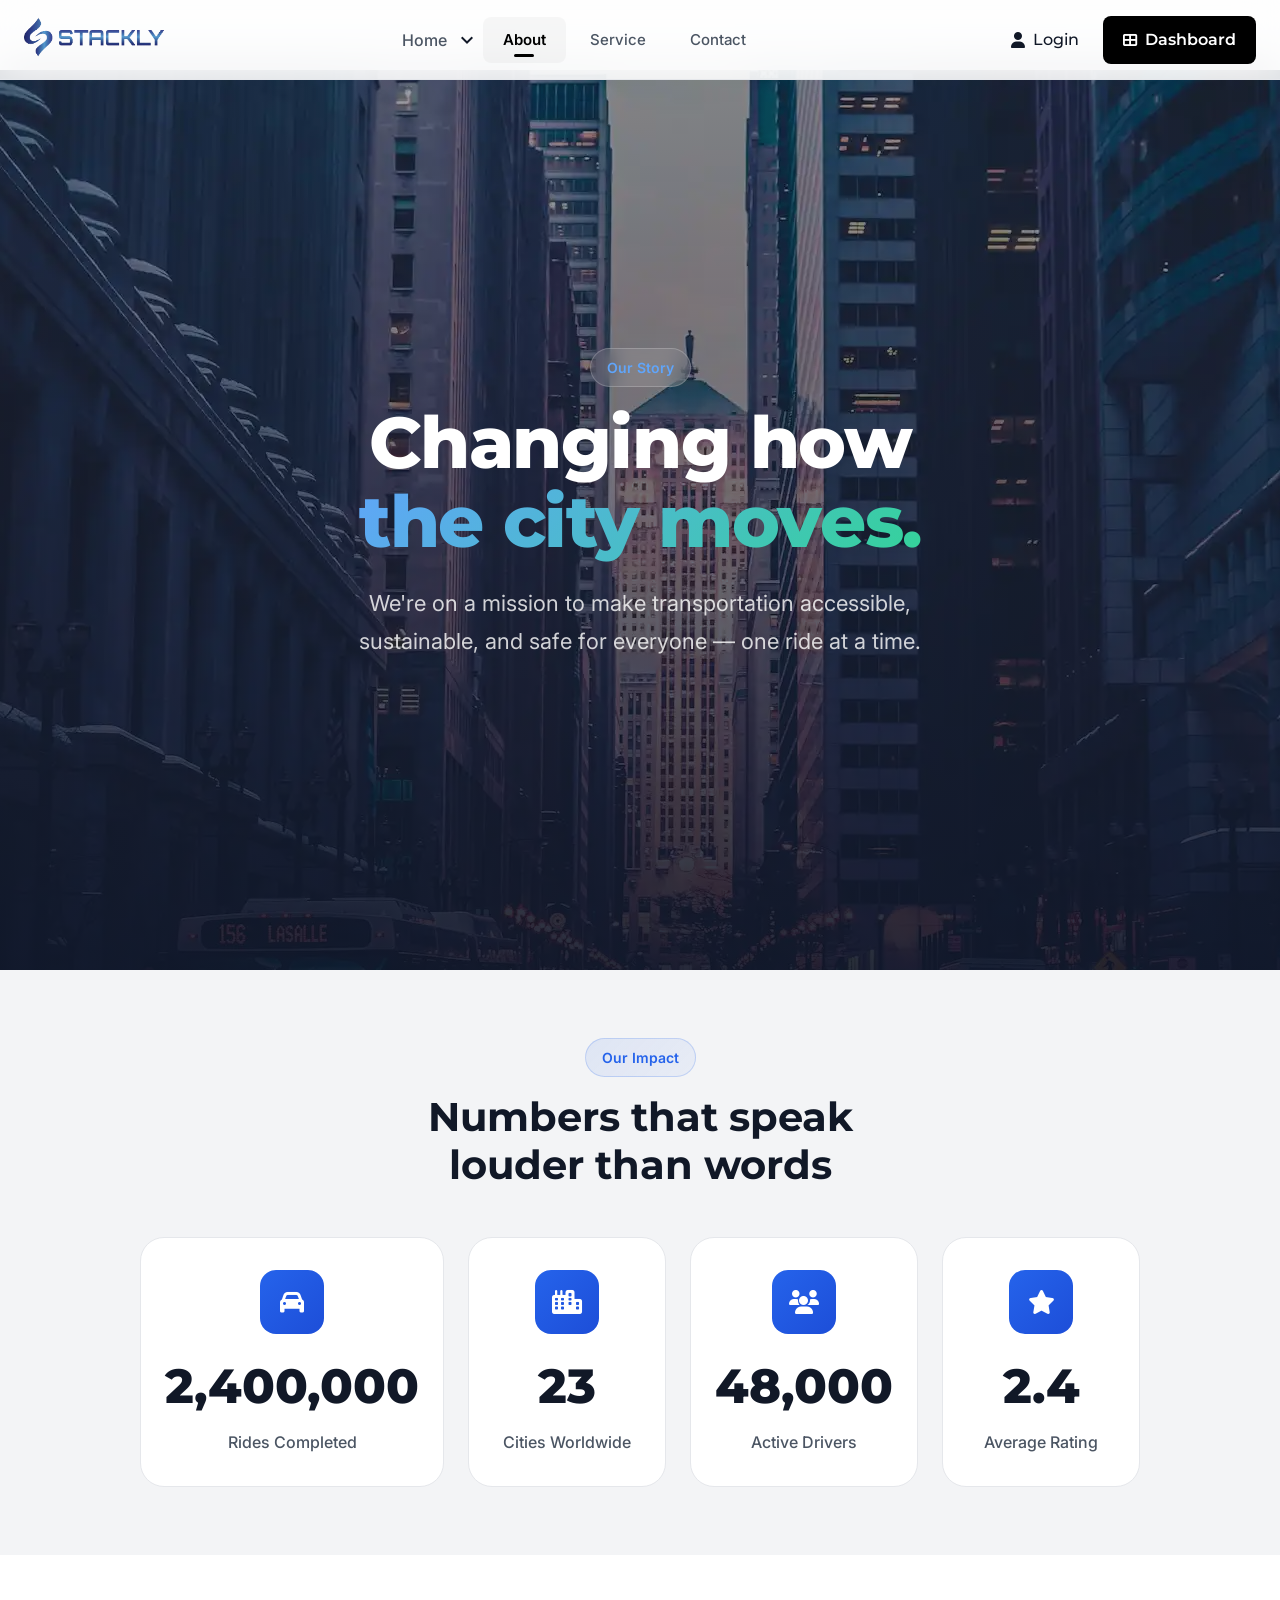
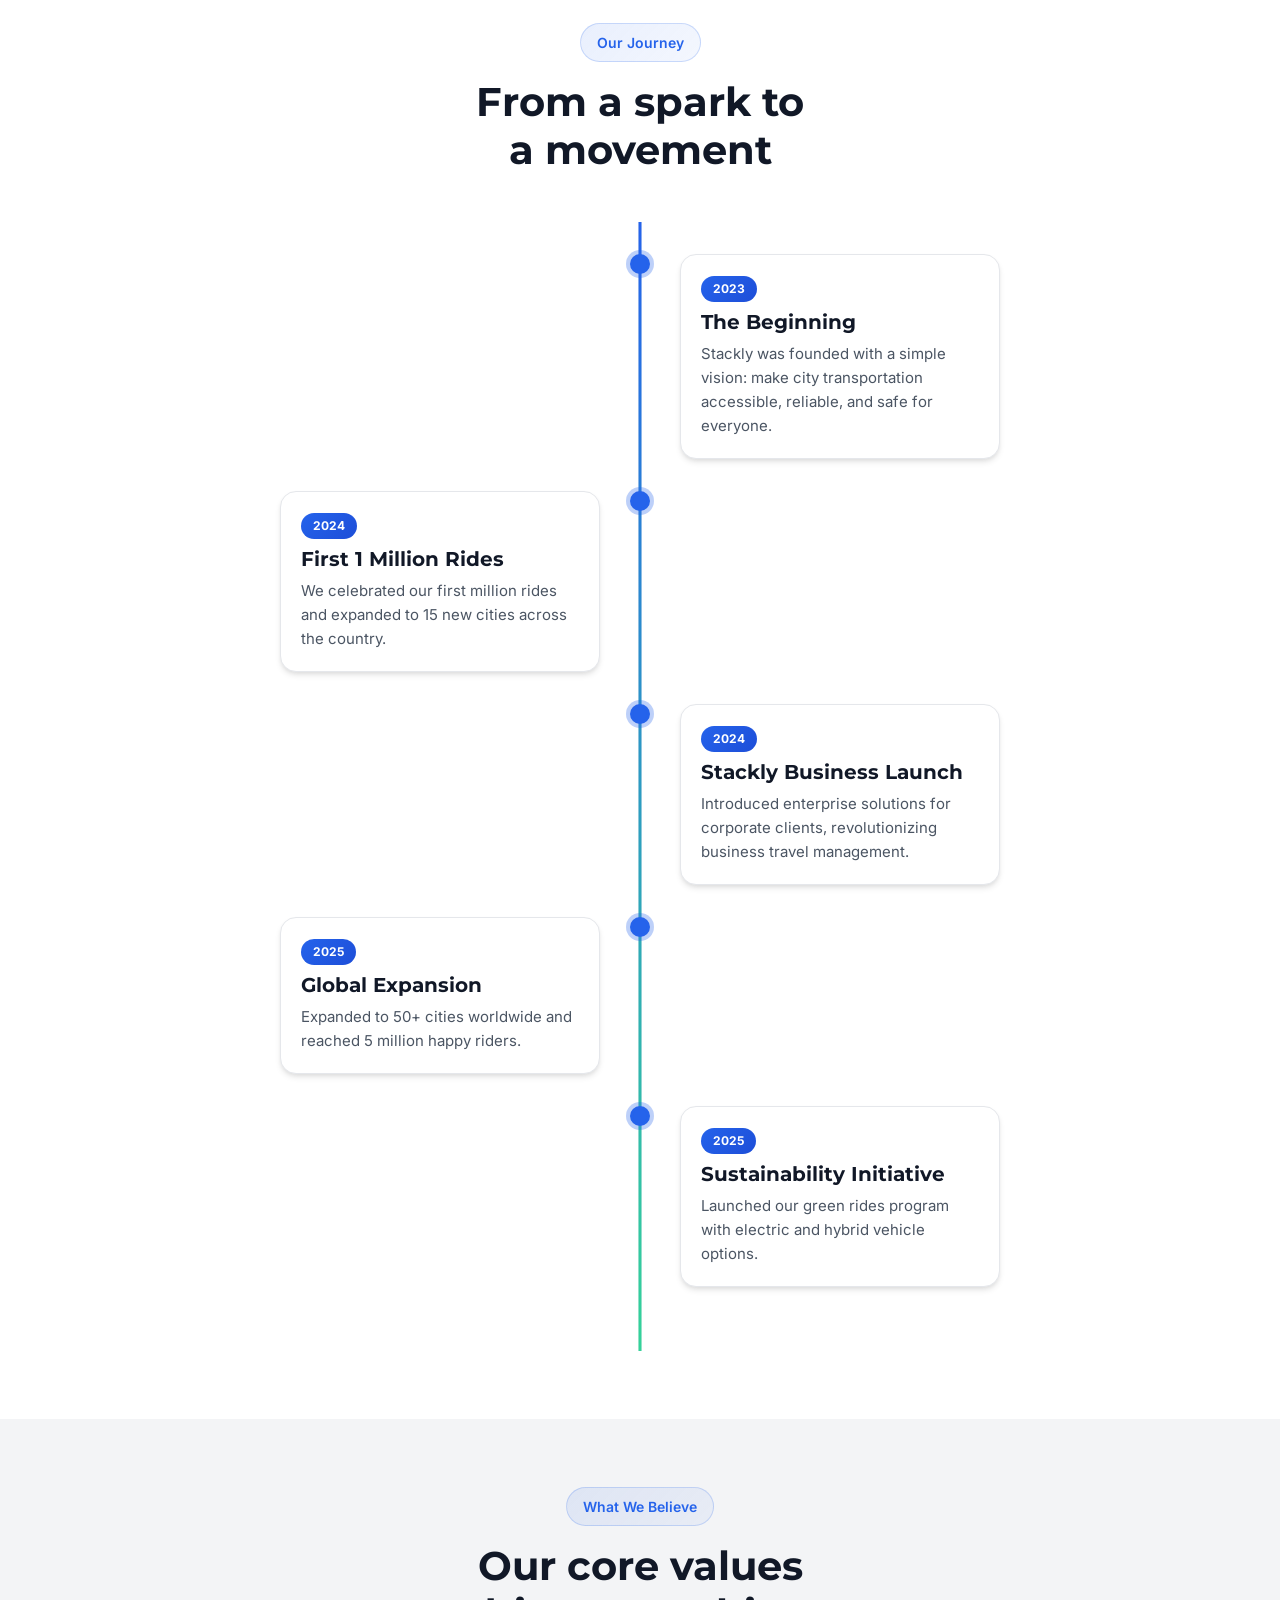
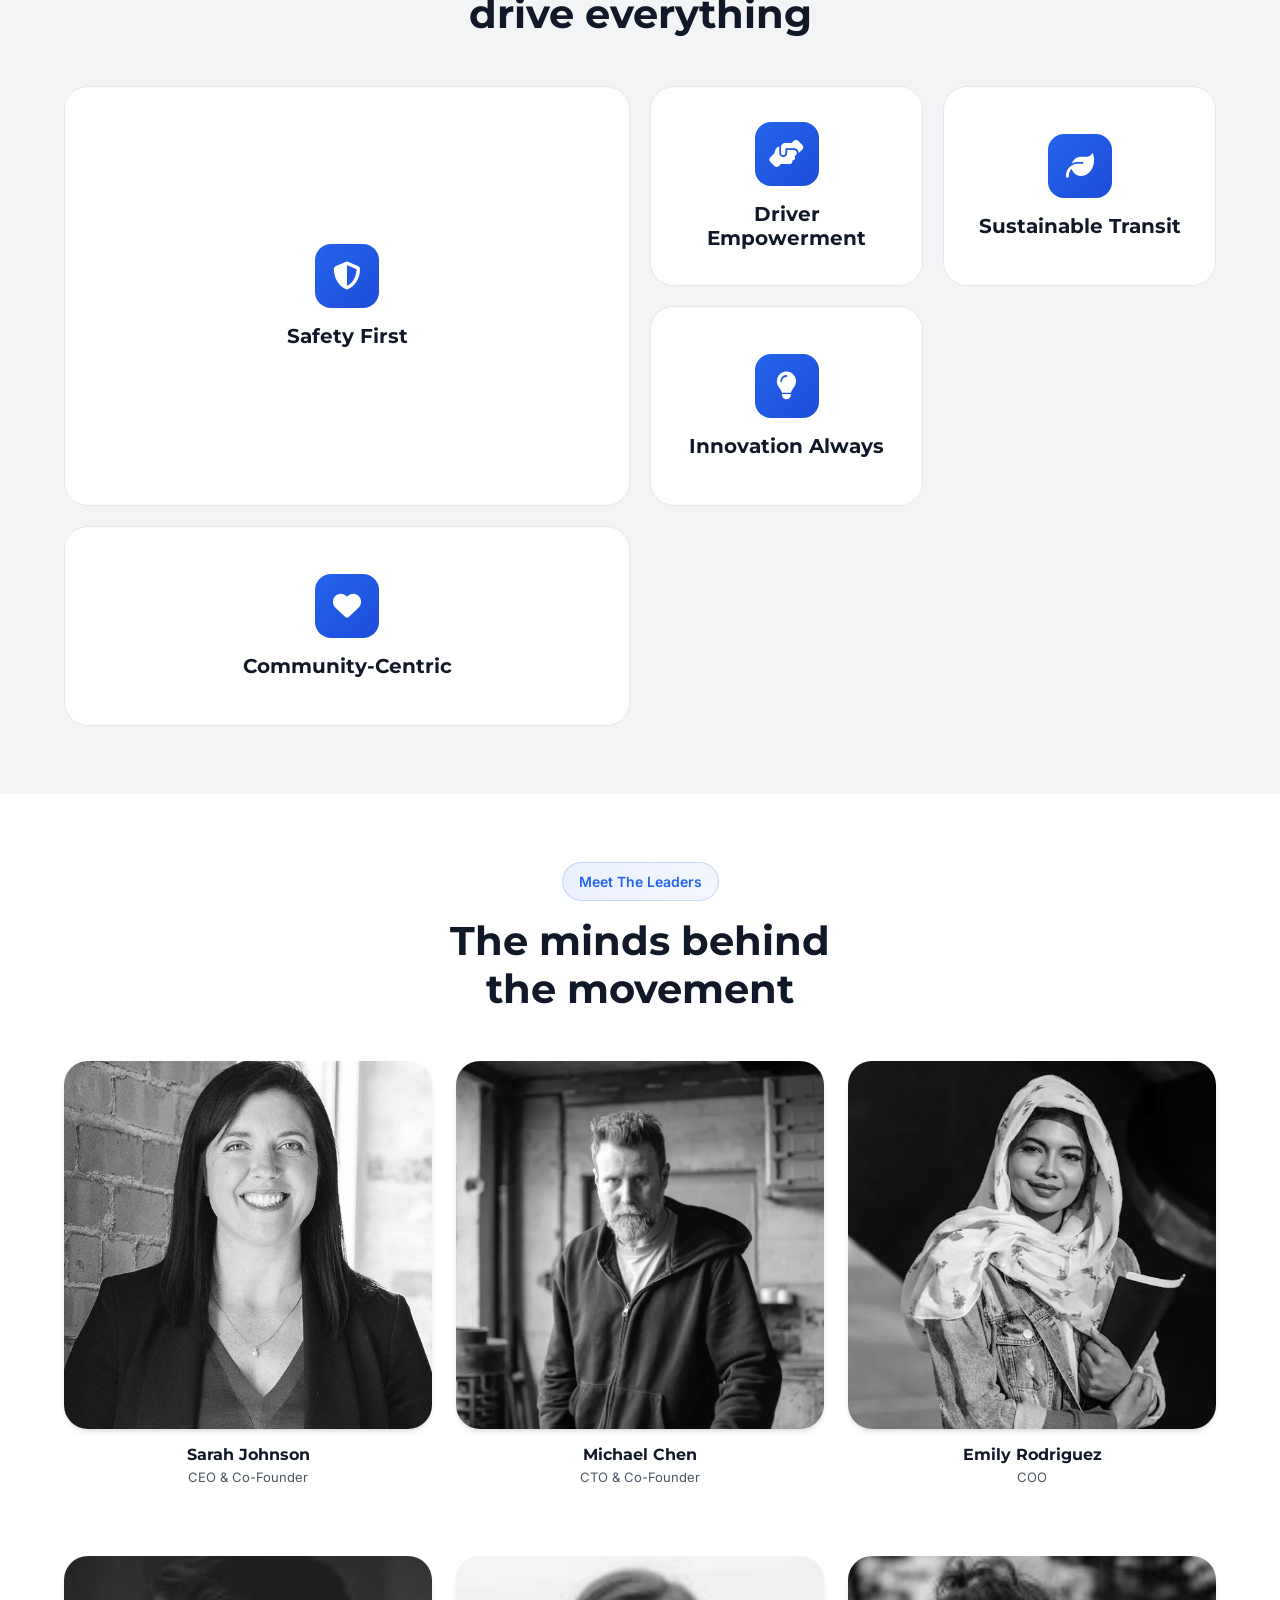
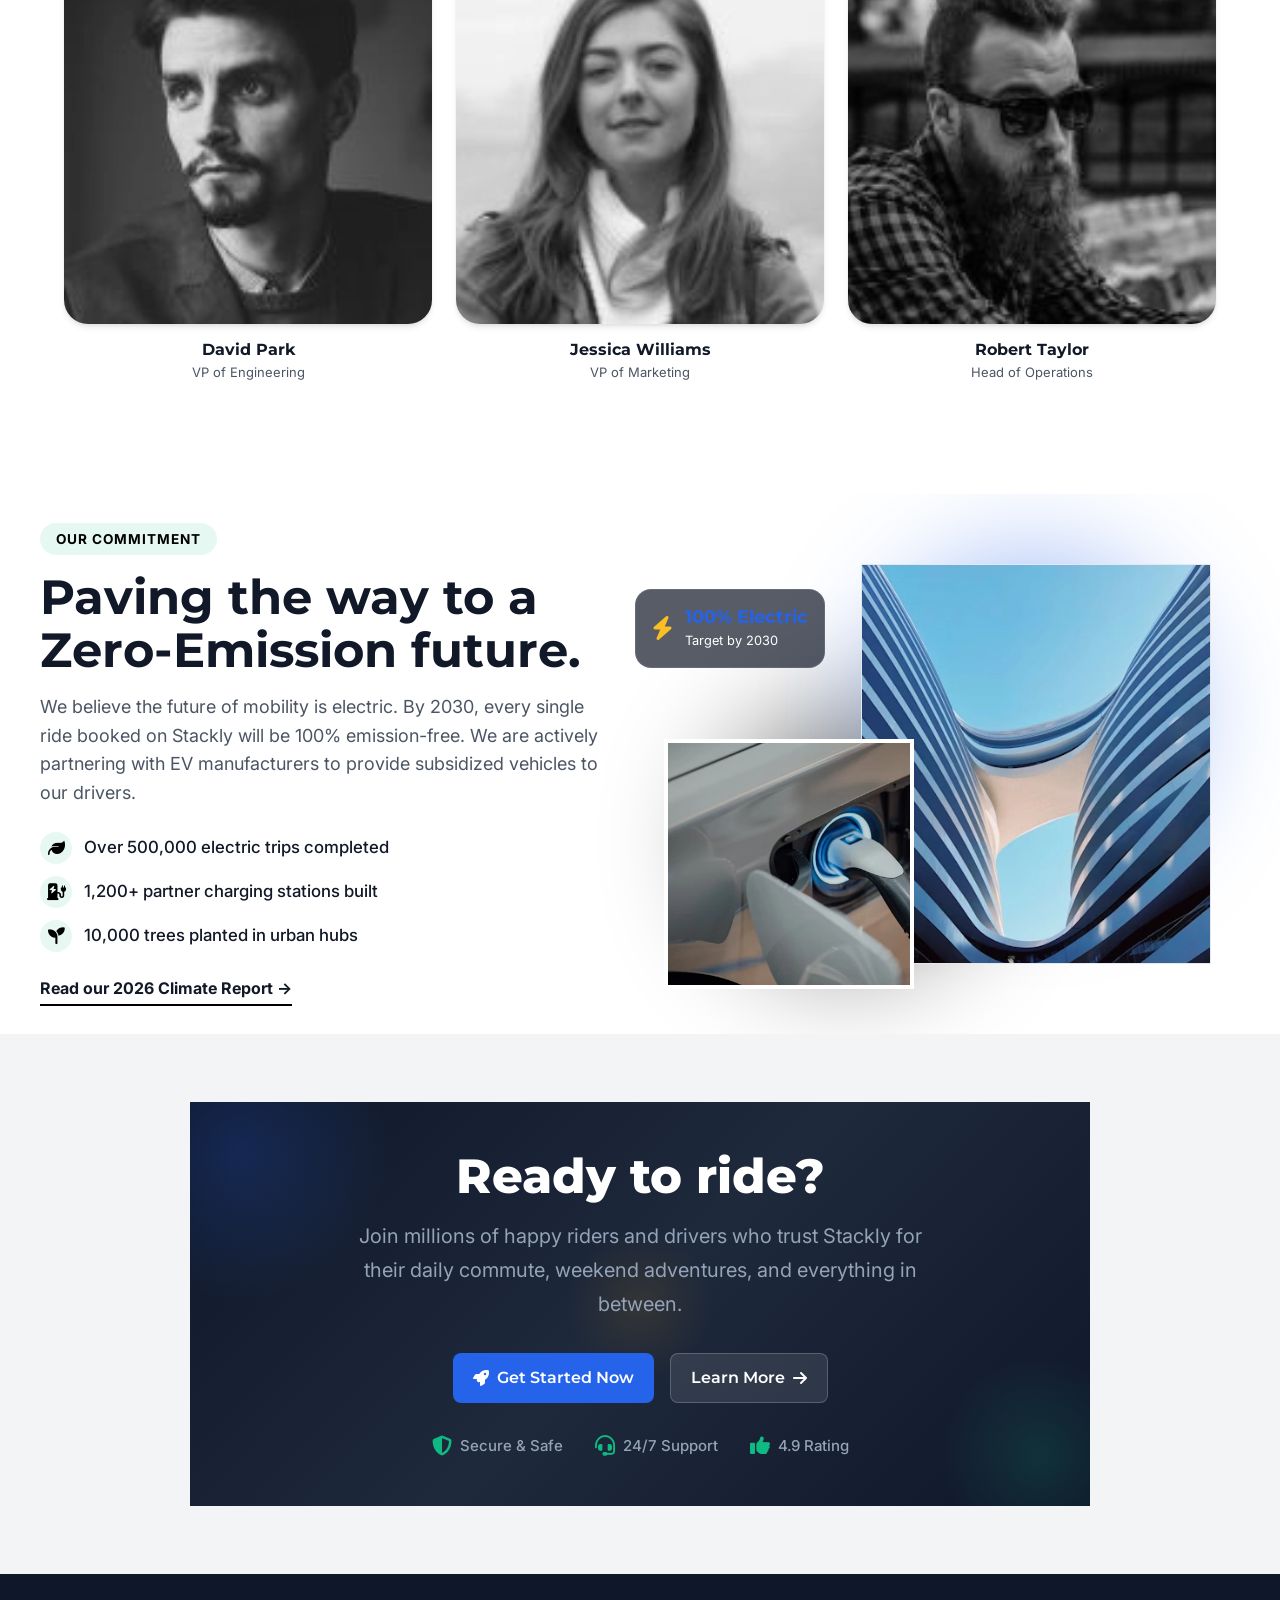
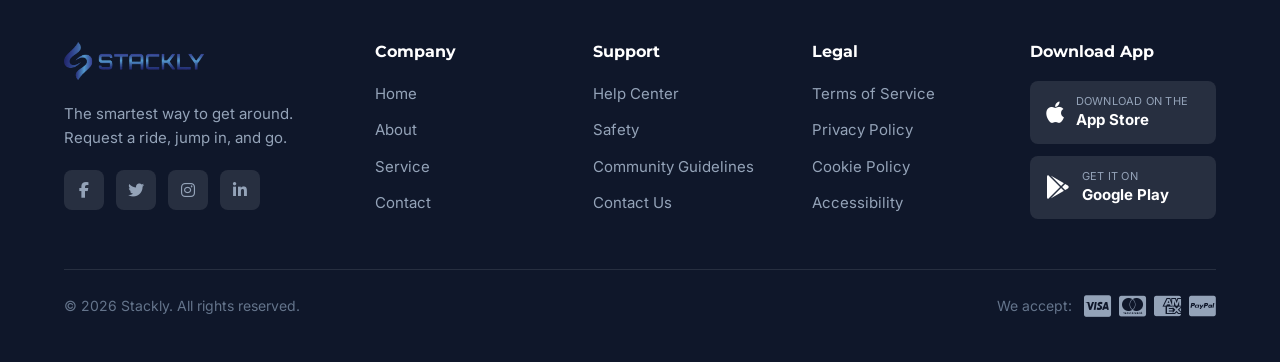
<file: about.html>
<!DOCTYPE html>
<html lang="en">

<head>
    <meta charset="UTF-8">
    <meta name="viewport" content="width=device-width, initial-scale=1.0">
    <title>About Us - Stackly</title>
    <link rel="stylesheet" href="shared.css">
    <link rel="stylesheet" href="about.css">
    <link href="https://fonts.googleapis.com/icon?family=Material+Icons" rel="stylesheet">
    <link
        href="https://fonts.googleapis.com/css2?family=DM+Sans:wght@400;500;600;700&family=Inter:wght@300;400;500;600;700;800&family=Outfit:wght@400;600;700;800;900&display=swap"
        rel="stylesheet" />
    <link rel="stylesheet" href="https://cdnjs.cloudflare.com/ajax/libs/font-awesome/6.5.1/css/all.min.css">
    <link href="https://unpkg.com/aos@2.3.1/dist/aos.css" rel="stylesheet">

</head>

<body>
    <header class="header">
        <div class="header-container">
            <a href="index.html">
                <img src="./assets/Stackly-logo-Blue.webp" alt="Logo" class="logo">
            </a>
            <nav class="nav-menu" id="navMenu">
                <ul class="nav-list">
                    <div class="home-nav">
                        <li class="nav-item">
                            <a href="index.html" class="home-btn nav-link">
                                Home
                                <span class="nav-indicator"></span>
                            </a>
                        </li>

                        <span class="material-icons dropdown-icon" id="homeDropdownBtn">
                            expand_more
                        </span>

                        <div class="home-select" id="homeDropdown">
                            <a href="./Homepage2/index.html" class="nav-link">Home Page 2</a>
                        </div>
                    </div>
                    <li class="nav-item">
                        <a href="about.html" class="nav-link active">
                            <span>About</span>
                            <span class="nav-indicator"></span>
                        </a>
                    </li>
                    <li class="nav-item">
                        <a href="services.html" class="nav-link">
                            <span>Service</span>
                            <span class="nav-indicator"></span>
                        </a>
                    </li>
                    <li class="nav-item">
                        <a href="contact.html" class="nav-link">
                            <span>Contact</span>
                            <span class="nav-indicator"></span>
                        </a>
                    </li>
                    <div class="header-actions mob-view">
                        <a href="login.html" class="btn btn-text nav-login">
                            <i class="fas fa-user"></i>
                            <span>Login</span>
                        </a>
                        <a href="dashboard.html" class="btn btn-primary nav-dashboard">
                            <i class="fas fa-th-large"></i>
                            <span>Dashboard</span>
                        </a>
                    </div>
                </ul>
            </nav>
            <div class="header-actions">
                <a href="login.html" class="btn btn-text nav-login">
                    <i class="fas fa-user"></i>
                    <span>Login</span>
                </a>
                <a href="dashboard.html" class="btn btn-primary nav-dashboard">
                    <i class="fas fa-th-large"></i>
                    <span>Dashboard</span>
                </a>
            </div>
            <button class="mobile-toggle" id="mobileToggle" aria-label="Toggle menu">
                <span class="hamburger">
                    <span></span>
                    <span></span>
                    <span></span>
                </span>
            </button>
        </div>
    </header>

    <section class="mission-hero">
        <div class="parallax-bg">
            <img src="./assets/about-hero.webp" alt="City at night" class="parallax-img">
        </div>
        <div class="parallax-overlay"></div>
        <div class="mission-content">
            <span class="mission-badge animate-fade-in">Our Story</span>
            <h1 class="mission-title animate-slide-up" style="--delay: 0.1s">
                Changing how<br>
                <span class="text-gradient-light">the city moves.</span>
            </h1>
            <p class="mission-subtitle animate-slide-up" style="--delay: 0.2s">
                We're on a mission to make transportation accessible, sustainable, and safe for everyone —
                one ride at a time.
            </p>
        </div>
    </section>


    <section class="impact-section">
        <div class="container">
            <div class="section-header text-center">
                <span class="section-badge">Our Impact</span>
                <h2 class="section-title">Numbers that speak<br>louder than words</h2>
            </div>

            <div class="impact-grid">
                <div class="impact-card">
                    <div class="impact-icon">
                        <i class="fas fa-car"></i>
                    </div>
                    <div class="impact-number" data-target="5000000">0</div>
                    <div class="impact-label">Rides Completed</div>
                </div>
                <div class="impact-card">
                    <div class="impact-icon">
                        <i class="fas fa-city"></i>
                    </div>
                    <div class="impact-number" data-target="50">0</div>
                    <div class="impact-label">Cities Worldwide</div>
                </div>
                <div class="impact-card">
                    <div class="impact-icon">
                        <i class="fas fa-users"></i>
                    </div>
                    <div class="impact-number" data-target="100000">0</div>
                    <div class="impact-label">Active Drivers</div>
                </div>
                <div class="impact-card">
                    <div class="impact-icon">
                        <i class="fas fa-star"></i>
                    </div>
                    <div class="impact-number" data-target="49" data-decimal="true">0</div>
                    <div class="impact-label">Average Rating</div>
                </div>
            </div>
        </div>
    </section>


    <section class="timeline-section">
        <div class="container">
            <div class="section-header text-center">
                <span class="section-badge">Our Journey</span>
                <h2 class="section-title">From a spark to<br>a movement</h2>
            </div>

            <div class="timeline">
                <div class="timeline-line">
                    <div class="timeline-progress"></div>
                </div>
                <div class="timeline-item" data-year="2023">
                    <div class="timeline-dot"></div>
                    <div class="timeline-content">
                        <span class="timeline-year">2023</span>
                        <h3 class="timeline-title">The Beginning</h3>
                        <p class="timeline-desc">Stackly was founded with a simple vision: make city transportation
                            accessible, reliable, and safe for everyone.</p>
                    </div>
                </div>
                <div class="timeline-item" data-year="2024">
                    <div class="timeline-dot"></div>
                    <div class="timeline-content">
                        <span class="timeline-year">2024</span>
                        <h3 class="timeline-title">First 1 Million Rides</h3>
                        <p class="timeline-desc">We celebrated our first million rides and expanded to 15 new
                            cities across the country.</p>
                    </div>
                </div>
                <div class="timeline-item" data-year="2024">
                    <div class="timeline-dot"></div>
                    <div class="timeline-content">
                        <span class="timeline-year">2024</span>
                        <h3 class="timeline-title">Stackly Business Launch</h3>
                        <p class="timeline-desc">Introduced enterprise solutions for corporate clients,
                            revolutionizing business travel management.</p>
                    </div>
                </div>
                <div class="timeline-item" data-year="2025">
                    <div class="timeline-dot"></div>
                    <div class="timeline-content">
                        <span class="timeline-year">2025</span>
                        <h3 class="timeline-title">Global Expansion</h3>
                        <p class="timeline-desc">Expanded to 50+ cities worldwide and reached 5 million
                            happy riders.</p>
                    </div>
                </div>
                <div class="timeline-item" data-year="2025">
                    <div class="timeline-dot"></div>
                    <div class="timeline-content">
                        <span class="timeline-year">2025</span>
                        <h3 class="timeline-title">Sustainability Initiative</h3>
                        <p class="timeline-desc">Launched our green rides program with electric and
                            hybrid vehicle options.</p>
                    </div>
                </div>
            </div>
        </div>
    </section>


    <section class="values-section">
        <div class="container">
            <div class="section-header text-center">
                <span class="section-badge">What We Believe</span>
                <h2 class="section-title">Our core values<br>drive everything</h2>
            </div>

            <div class="values-grid" data-aos="fade" data-aos-delay="700">
                <div class="value-card value-large">
                    <div class="value-front">
                        <div class="value-icon">
                            <i class="fas fa-shield-alt"></i>
                        </div>
                        <h3 class="value-title">Safety First</h3>
                    </div>
                    <div class="value-back">
                        <h3>Safety First</h3>
                        <p>Every decision we make prioritizes the safety of our riders and drivers. From rigorous
                            background checks to real-time trip monitoring, we don't compromise on security.</p>
                    </div>
                </div>
                <div class="value-card">
                    <div class="value-front">
                        <div class="value-icon">
                            <i class="fas fa-hands-helping"></i>
                        </div>
                        <h3 class="value-title">Driver Empowerment</h3>
                    </div>
                    <div class="value-back">
                        <h3>Driver Empowerment</h3>
                        <p>We believe in creating opportunities. Our platform gives drivers the flexibility, tools,
                            and support they need to succeed on their own terms.</p>
                    </div>
                </div>
                <div class="value-card">
                    <div class="value-front">
                        <div class="value-icon">
                            <i class="fas fa-leaf"></i>
                        </div>
                        <h3 class="value-title">Sustainable Transit</h3>
                    </div>
                    <div class="value-back">
                        <h3>Sustainable Transit</h3>
                        <p>We're committed to reducing carbon emissions by promoting shared rides and expanding
                            our electric vehicle fleet.</p>
                    </div>
                </div>
                <div class="value-card">
                    <div class="value-front">
                        <div class="value-icon">
                            <i class="fas fa-lightbulb"></i>
                        </div>
                        <h3 class="value-title">Innovation Always</h3>
                    </div>
                    <div class="value-back">
                        <h3>Innovation Always</h3>
                        <p>Technology is our engine. We continuously innovate to create smoother, faster,
                            and more reliable transportation solutions.</p>
                    </div>
                </div>
                <div class="value-card value-wide">
                    <div class="value-front">
                        <div class="value-icon">
                            <i class="fas fa-heart"></i>
                        </div>
                        <h3 class="value-title">Community-Centric</h3>
                    </div>
                    <div class="value-back">
                        <h3>Community-Centric</h3>
                        <p>We're more than an app — we're part of the communities we serve. We invest in
                            local partnerships, create jobs, and support neighborhood growth.</p>
                    </div>
                </div>
            </div>
        </div>
    </section>


    <section class="team-section">
        <div class="container">
            <div class="section-header text-center">
                <span class="section-badge">Meet The Leaders</span>
                <h2 class="section-title">The minds behind<br>the movement</h2>
            </div>

            <div class="team-grid">
                <div class="team-card" data-aos="fade-up" data-aos-delay="300">
                    <div class="team-image">
                        <img src="./assets/team1.webp" alt="Sarah Johnson">
                    </div>
                    <div class="team-info">
                        <h3 class="team-name">Sarah Johnson</h3>
                        <span class="team-role">CEO & Co-Founder</span>
                        <div class="team-social">
                            <a href="404page.html"><i class="fab fa-linkedin-in"></i></a>
                            <a href="404page.html"><i class="fab fa-twitter"></i></a>
                        </div>
                    </div>
                </div>
                <div class="team-card" data-aos="fade-down" data-aos-delay="300">
                    <div class="team-image">
                        <img src="./assets/team3.webp" alt="Michael Chen">
                    </div>
                    <div class="team-info">
                        <h3 class="team-name">Michael Chen</h3>
                        <span class="team-role">CTO & Co-Founder</span>
                        <div class="team-social">
                            <a href="404page.html"><i class="fab fa-linkedin-in"></i></a>
                            <a href="404page.html"><i class="fab fa-twitter"></i></a>
                        </div>
                    </div>
                </div>
                <div class="team-card" data-aos="fade-up" data-aos-delay="300">
                    <div class="team-image">
                        <img src="./assets/team2.webp" alt="Emily Rodriguez">
                    </div>
                    <div class="team-info">
                        <h3 class="team-name">Emily Rodriguez</h3>
                        <span class="team-role">COO</span>
                        <div class="team-social">
                            <a href="404page.html"><i class="fab fa-linkedin-in"></i></a>
                            <a href="404page.html"><i class="fab fa-twitter"></i></a>
                        </div>
                    </div>
                </div>
                <div class="team-card" data-aos="fade-down" data-aos-delay="300">
                    <div class="team-image">
                        <img src="./assets/review5.webp" alt="David Park">
                    </div>
                    <div class="team-info">
                        <h3 class="team-name">David Park</h3>
                        <span class="team-role">VP of Engineering</span>
                        <div class="team-social">
                            <a href="404page.html"><i class="fab fa-linkedin-in"></i></a>
                            <a href="404page.html"><i class="fab fa-twitter"></i></a>
                        </div>
                    </div>
                </div>
                <div class="team-card" data-aos="fade-up" data-aos-delay="300">
                    <div class="team-image">
                        <img src="./assets/review2.webp" alt="Jessica Williams">
                    </div>
                    <div class="team-info">
                        <h3 class="team-name">Jessica Williams</h3>
                        <span class="team-role">VP of Marketing</span>
                        <div class="team-social">
                            <a href="404page.html"><i class="fab fa-linkedin-in"></i></a>
                            <a href="404page.html"><i class="fab fa-twitter"></i></a>
                        </div>
                    </div>
                </div>
                <div class="team-card" data-aos="fade-down" data-aos-delay="300">
                    <div class="team-image">
                        <img src="./assets/review3.webp" alt="Robert Taylor">
                    </div>
                    <div class="team-info">
                        <h3 class="team-name">Robert Taylor</h3>
                        <span class="team-role">Head of Operations</span>
                        <div class="team-social">
                            <a href="404page.html"><i class="fab fa-linkedin-in"></i></a>
                            <a href="404page.html"><i class="fab fa-twitter"></i></a>
                        </div>
                    </div>
                </div>
            </div>
        </div>
    </section>
    <section class="sustainability-section reveal-up">
        <div class="container">
            <div class="sus-grid">

                <div class="sus-content"  data-aos="fade-up" data-aos-delay="300">
                    <div class="sus-badge">Our Commitment</div>
                    <h2 class="sus-title">Paving the way to a <br><span class="text-gradient-green">Zero-Emission</span>
                        future.</h2>
                    <p class="sus-desc">
                        We believe the future of mobility is electric. By 2030, every single ride booked on Stackly will
                        be 100% emission-free. We are actively partnering with EV manufacturers to provide subsidized
                        vehicles to our drivers.
                    </p>
                    <ul class="sus-list">
                        <li><i class="fas fa-leaf"></i> Over 500,000 electric trips completed</li>
                        <li><i class="fas fa-charging-station"></i> 1,200+ partner charging stations built</li>
                        <li><i class="fas fa-seedling"></i> 10,000 trees planted in urban hubs</li>
                    </ul>
                    <a href="404page.html" class="btn-sus-primary mt-4">Read our 2026 Climate Report &rarr;</a>
                </div>

                <div class="sus-visual"  data-aos="fade-doen" data-aos-delay="300">
                    <div class="blob blob-1"></div>
                    <div class="blob blob-2"></div>

                    <div class="sus-image-wrapper img-main float-anim-1">
                        <img src="./assets/about1.webp" alt="Electric Vehicle Charging">
                    </div>

                    <div class="sus-image-wrapper img-sub float-anim-2">
                        <img src="./assets/about2.webp" alt="Green City">
                    </div>

                    <div class="sus-glass-card float-anim-3">
                        <div class="card-icon"><i class="fas fa-bolt"></i></div>
                        <div>
                            <h4>100% Electric</h4>
                            <span>Target by 2030</span>
                        </div>
                    </div>
                </div>

            </div>
        </div>
    </section>
    <section class="final-cta-section reveal-up" data-aos="fade-down">
        <div class="container">
            <div class="final-cta-banner">
                <div class="cta-decoration decor-1"></div>
                <div class="cta-decoration decor-2"></div>
                <div class="cta-decoration decor-3"></div>

                <div class="final-cta-content">
                    <h2 class="final-cta-title">Ready to ride?</h2>
                    <p class="final-cta-desc">Join millions of happy riders and drivers who trust Stackly for their
                        daily commute, weekend adventures, and everything in between.</p>

                    <div class="final-cta-buttons">
                        <a href="404page.html" class="btn btn-primary btn-large">
                            <i class="fas fa-rocket"></i>
                            Get Started Now
                        </a>
                        <a href="404page.html" class="btn btn-secondary btn-large">
                            Learn More
                            <i class="fas fa-arrow-right"></i>
                        </a>
                    </div>
                </div>
                <div class="trust-badges">
                    <div class="trust-badge">
                        <i class="fas fa-shield-alt"></i>
                        <span>Secure & Safe</span>
                    </div>
                    <div class="trust-badge">
                        <i class="fas fa-headset"></i>
                        <span>24/7 Support</span>
                    </div>
                    <div class="trust-badge">
                        <i class="fas fa-thumbs-up"></i>
                        <span>4.9 Rating</span>
                    </div>
                </div>
            </div>
        </div>
    </section>

    <footer class="footer">
        <div class="container">
            <div class="footer-grid">
                <div class="footer-column">
                    <div class="footer-logo">
                        <img src="./assets/Stackly-logo-Blue.webp" alt="Stackly" class="footer-logo-img">
                    </div>
                    <p class="footer-desc">The smartest way to get around. Request a ride, jump in, and go.</p>
                    <div class="footer-social">
                        <a href="404page.html" class="social-link"><i class="fab fa-facebook-f"></i></a>
                        <a href="404page.html" class="social-link"><i class="fab fa-twitter"></i></a>
                        <a href="404page.html" class="social-link"><i class="fab fa-instagram"></i></a>
                        <a href="404page.html" class="social-link"><i class="fab fa-linkedin-in"></i></a>
                    </div>
                </div>
                <div class="footer-column">
                    <h4 class="footer-heading">Company</h4>
                    <ul class="footer-links">
                        <li><a href="index.html">Home</a></li>
                        <li><a href="about.html">About</a></li>
                        <li><a href="services.html">Service</a></li>
                        <li><a href="contact.html">Contact</a></li>
                    </ul>
                </div>
                <div class="footer-column">
                    <h4 class="footer-heading">Support</h4>
                    <ul class="footer-links">
                        <li><a href="404page.html">Help Center</a></li>
                        <li><a href="404page.html">Safety</a></li>
                        <li><a href="404page.html">Community Guidelines</a></li>
                        <li><a href="404page.html">Contact Us</a></li>
                    </ul>
                </div>
                <div class="footer-column">
                    <h4 class="footer-heading">Legal</h4>
                    <ul class="footer-links">
                        <li><a href="404page.html">Terms of Service</a></li>
                        <li><a href="404page.html">Privacy Policy</a></li>
                        <li><a href="404page.html">Cookie Policy</a></li>
                        <li><a href="404page.html">Accessibility</a></li>
                    </ul>
                </div>
                <div class="footer-column">
                    <h4 class="footer-heading">Download App</h4>
                    <div class="footer-app-buttons">
                        <a href="404page.html" class="footer-store-btn">
                            <i class="fab fa-apple"></i>
                            <div class="store-info">
                                <span class="store-small">Download on the</span>
                                <span class="store-large">App Store</span>
                            </div>
                        </a>
                        <a href="404page.html" class="footer-store-btn">
                            <i class="fab fa-google-play"></i>
                            <div class="store-info">
                                <span class="store-small">Get it on</span>
                                <span class="store-large">Google Play</span>
                            </div>
                        </a>
                    </div>
                </div>
            </div>
            <div class="footer-bottom">
                <div class="footer-copyright">
                    <p>&copy; 2026 Stackly. All rights reserved.</p>
                </div>
                <div class="footer-payment">
                    <span class="payment-label">We accept:</span>
                    <div class="payment-icons">
                        <i class="fab fa-cc-visa"></i>
                        <i class="fab fa-cc-mastercard"></i>
                        <i class="fab fa-cc-amex"></i>
                        <i class="fab fa-cc-paypal"></i>
                    </div>
                </div>
            </div>
        </div>
    </footer>
    <script src="https://unpkg.com/aos@2.3.1/dist/aos.js"></script>
    <script>
        AOS.init({
            duration: 800,
            easing: 'ease-out',
            once: true,
            offset: 120,
            delay: 0
        });
    </script>
    <script src="script.js"></script>
    <script>
        window.addEventListener('scroll', function () {
            const parallaxBg = document.querySelector('.parallax-bg');
            const scrollPosition = window.pageYOffset;
            if (parallaxBg) {
                parallaxBg.style.transform = 'translateY(' + (scrollPosition * 0.5) + 'px)';
            }
        });

        const observerOptions = {
            threshold: 0.1
        };

        const counterObserver = new IntersectionObserver((entries) => {
            entries.forEach(entry => {
                if (entry.isIntersecting) {
                    const counters = entry.target.querySelectorAll('.impact-number');
                    counters.forEach(counter => {
                        const target = parseInt(counter.getAttribute('data-target'));
                        const isDecimal = counter.getAttribute('data-decimal') === 'true';
                        const duration = 2000;
                        const increment = target / (duration / 16);

                        let current = 0;
                        const updateCounter = () => {
                            current += increment;
                            if (current < target) {
                                if (isDecimal) {
                                    counter.textContent = (current / 10).toFixed(1);
                                } else {
                                    counter.textContent = Math.floor(current).toLocaleString();
                                }
                                requestAnimationFrame(updateCounter);
                            } else {
                                if (isDecimal) {
                                    counter.textContent = (target / 10).toFixed(1);
                                } else {
                                    counter.textContent = target.toLocaleString() + '+';
                                }
                            }
                        };
                        updateCounter();
                    });
                    counterObserver.unobserve(entry.target);
                }
            });
        }, observerOptions);

        const impactSection = document.querySelector('.impact-section');
        if (impactSection) {
            counterObserver.observe(impactSection);
        }

        const timelineObserver = new IntersectionObserver((entries) => {
            entries.forEach(entry => {
                if (entry.isIntersecting) {
                    const timelineItems = entry.target.querySelectorAll('.timeline-item');
                    const timelineProgress = entry.target.querySelector('.timeline-progress');

                    timelineItems.forEach((item, index) => {
                        setTimeout(() => {
                            item.classList.add('visible');
                        }, index * 200);
                    });

                    if (timelineProgress) {
                        timelineProgress.style.height = '100%';
                    }
                }
            });
        }, { threshold: 0.2 });

        const timeline = document.querySelector('.timeline');
        if (timeline) {
            timelineObserver.observe(timeline);
        }

        const magneticBtn = document.querySelector('.magnetic-btn');
        if (magneticBtn) {
            magneticBtn.addEventListener('mousemove', (e) => {
                const rect = magneticBtn.getBoundingClientRect();
                const x = e.clientX - rect.left - rect.width / 2;
                const y = e.clientY - rect.top - rect.height / 2;

                magneticBtn.style.transform = 'translate(' + (x * 0.3) + 'px, ' + (y * 0.3) + 'px)';
            });

            magneticBtn.addEventListener('mouseleave', () => {
                magneticBtn.style.transform = 'translate(0, 0)';
            });
        }
    </script>
</body>

</html>
</file>
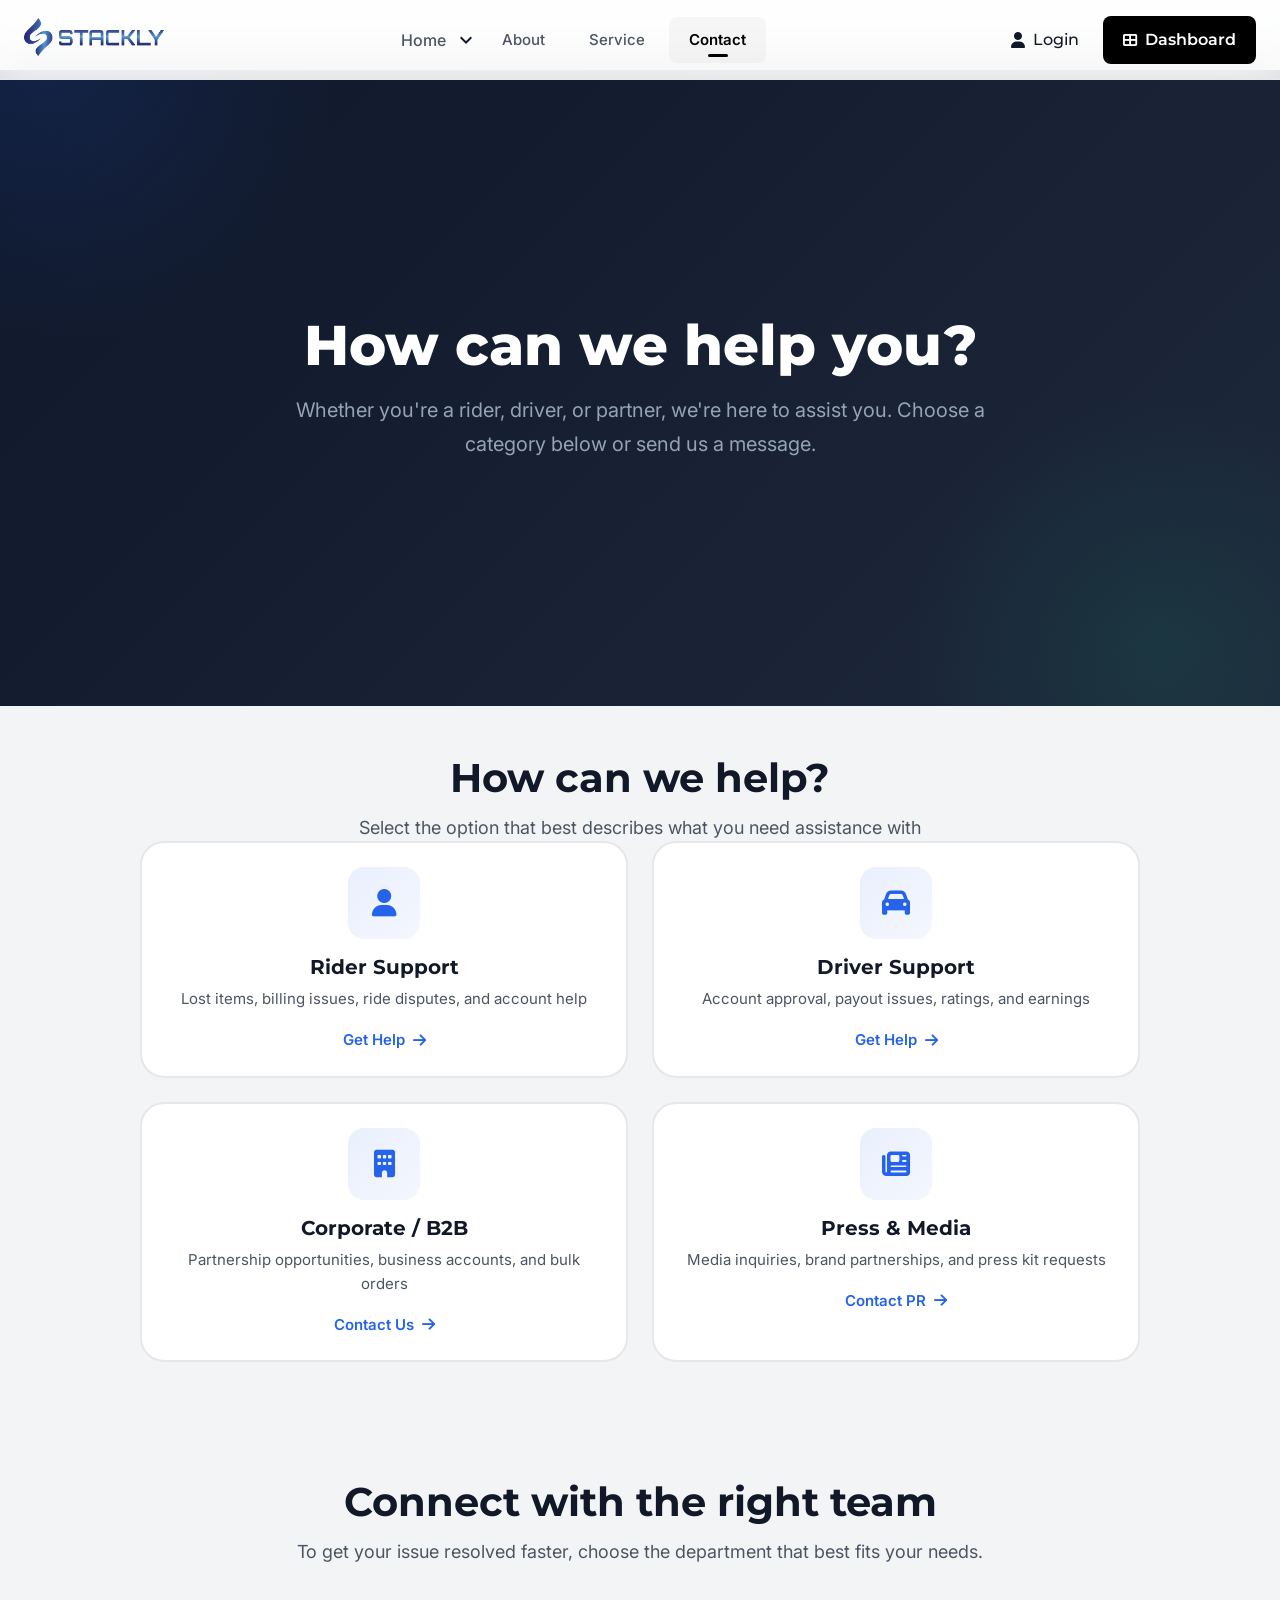
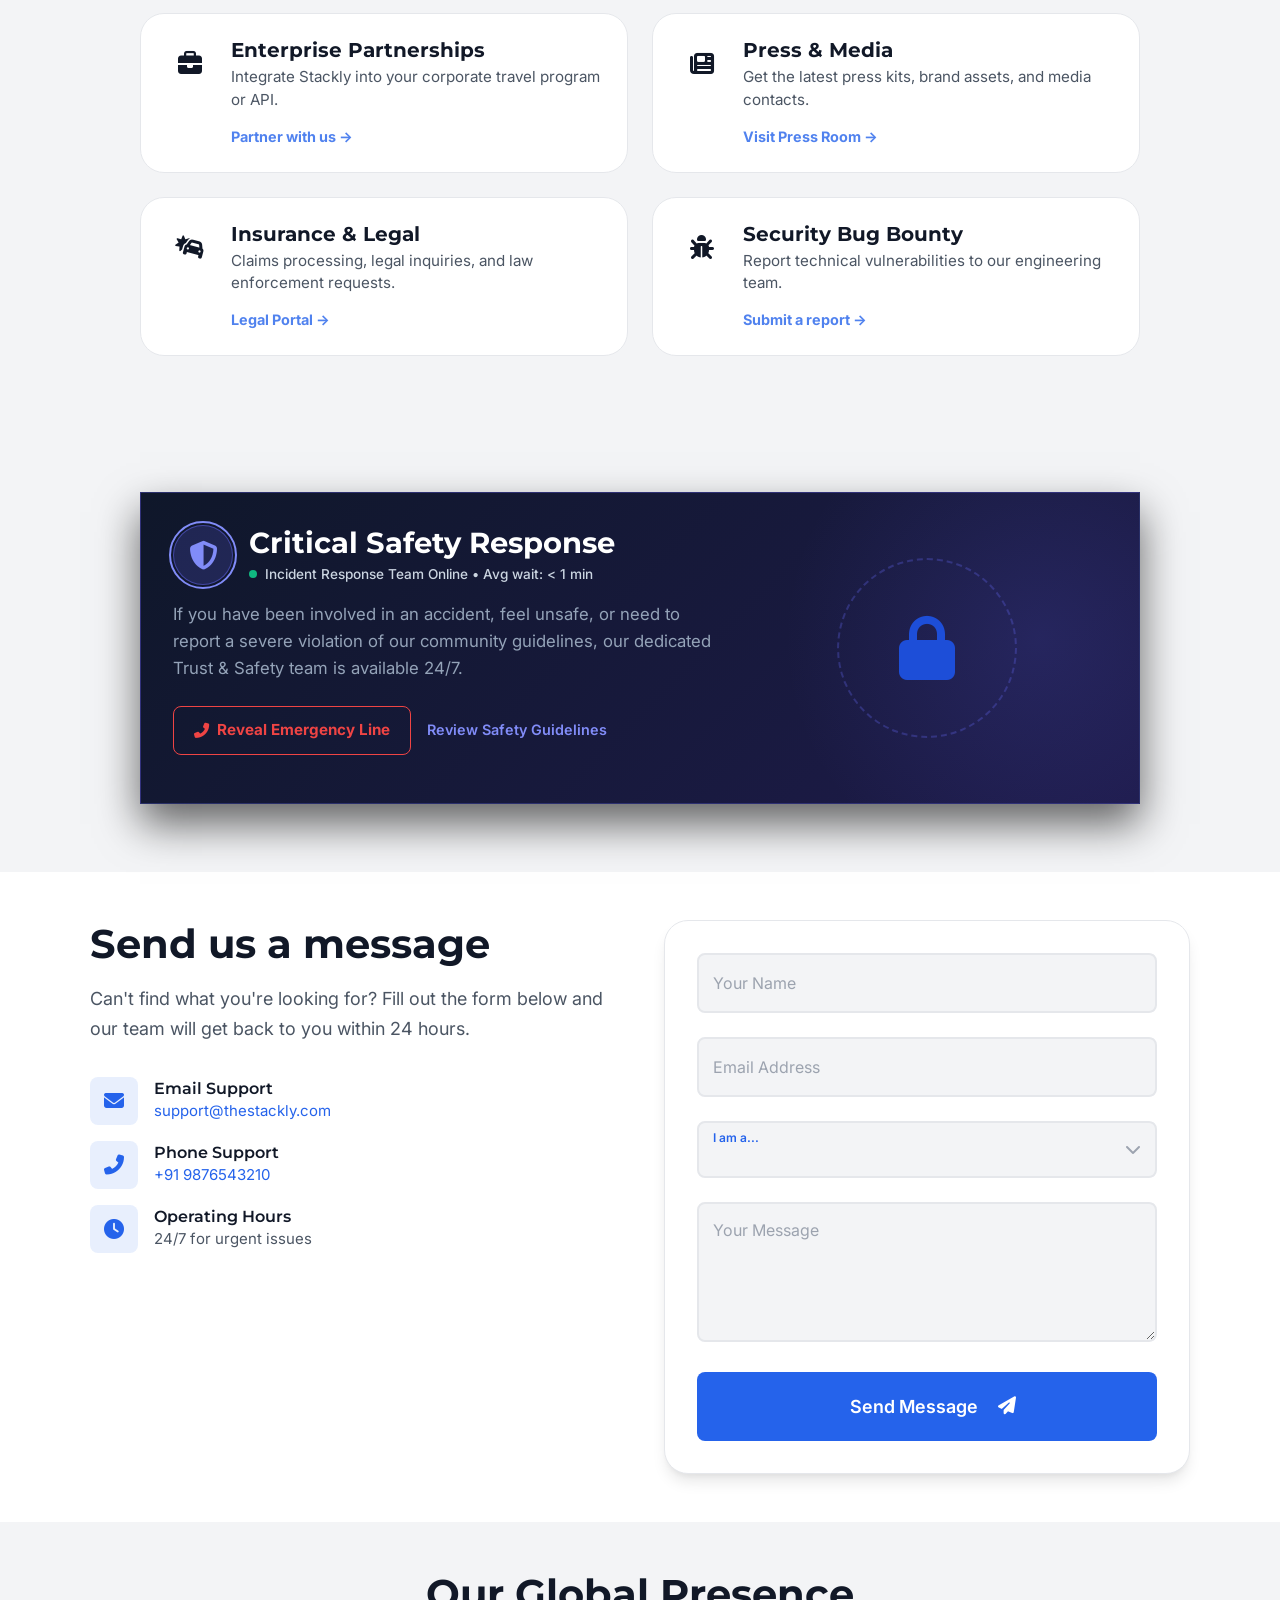
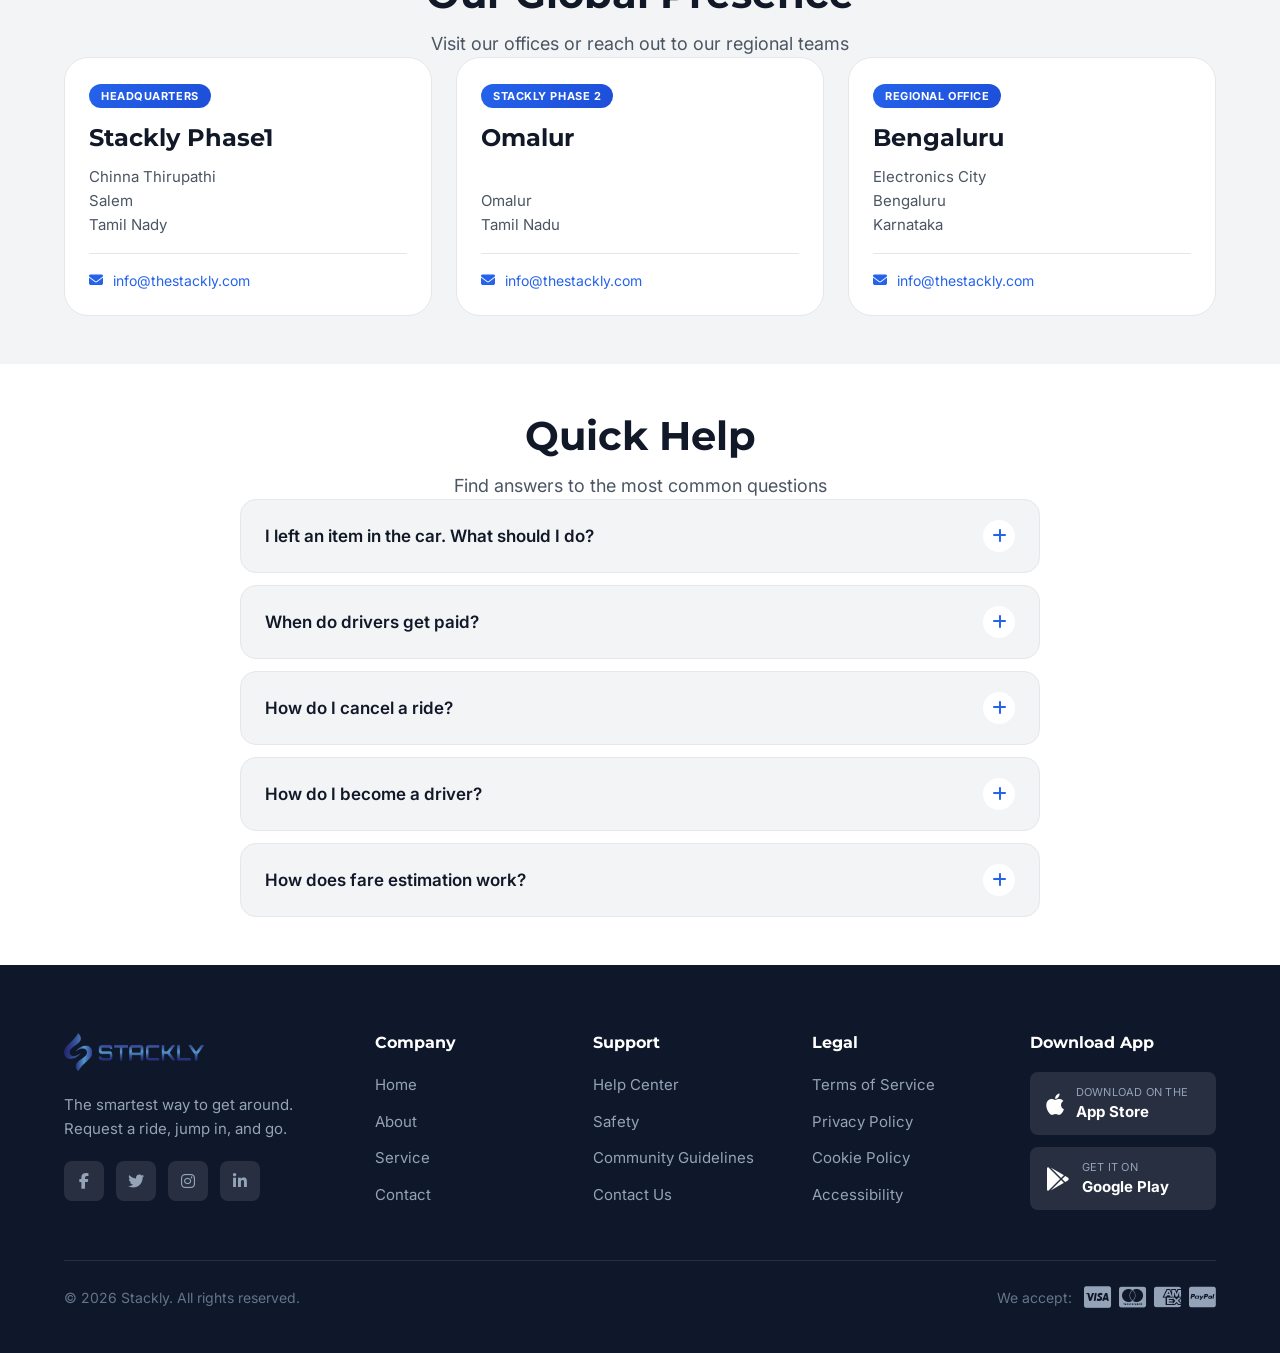
<file: contact.html>
<!DOCTYPE html>
<html lang="en">

<head>
    <meta charset="UTF-8">
    <meta name="viewport" content="width=device-width, initial-scale=1.0">
    <title>Contact Us - Stackly</title>
    <link rel="stylesheet" href="shared.css">
    <link rel="stylesheet" href="contact.css">
    <link href="https://fonts.googleapis.com/icon?family=Material+Icons" rel="stylesheet">
    <link
        href="https://fonts.googleapis.com/css2?family=DM+Sans:wght@400;500;600;700&family=Inter:wght@300;400;500;600;700;800&family=Outfit:wght@400;600;700;800;900&display=swap"
        rel="stylesheet" />
    <link rel="stylesheet" href="https://cdnjs.cloudflare.com/ajax/libs/font-awesome/6.5.1/css/all.min.css">
    <link href="https://unpkg.com/aos@2.3.1/dist/aos.css" rel="stylesheet">
</head>

<body>
    <header class="header">
        <div class="header-container">
            <a href="index.html">
                <img src="./assets/Stackly-logo-Blue.webp" alt="Logo" class="logo">
            </a>
            <nav class="nav-menu" id="navMenu">
                <ul class="nav-list">
                    <div class="home-nav">
                        <li class="nav-item">
                            <a href="index.html" class="home-btn nav-link">
                                Home
                                <span class="nav-indicator"></span>
                            </a>
                        </li>

                        <span class="material-icons dropdown-icon" id="homeDropdownBtn">
                            expand_more
                        </span>

                        <div class="home-select" id="homeDropdown">
                            <a href="./Homepage2/index.html" class="nav-link">Home Page 2</a>
                        </div>
                    </div>
                    <li class="nav-item">
                        <a href="about.html" class="nav-link">
                            <span>About</span>
                            <span class="nav-indicator"></span>
                        </a>
                    </li>
                    <li class="nav-item">
                        <a href="services.html" class="nav-link">
                            <span>Service</span>
                            <span class="nav-indicator"></span>
                        </a>
                    </li>
                    <li class="nav-item">
                        <a href="contact.html" class="nav-link active">
                            <span>Contact</span>
                            <span class="nav-indicator"></span>
                        </a>
                    </li>
                    <div class="header-actions mob-view">
                        <a href="login.html" class="btn btn-text nav-login">
                            <i class="fas fa-user"></i>
                            <span>Login</span>
                        </a>
                        <a href="dashboard.html" class="btn btn-primary nav-dashboard">
                            <i class="fas fa-th-large"></i>
                            <span>Dashboard</span>
                        </a>
                    </div>
                </ul>
            </nav>
            <div class="header-actions">
                <a href="login.html" class="btn btn-text nav-login">
                    <i class="fas fa-user"></i>
                    <span>Login</span>
                </a>
                <a href="dashboard.html" class="btn btn-primary nav-dashboard">
                    <i class="fas fa-th-large"></i>
                    <span>Dashboard</span>
                </a>
            </div>
            <button class="mobile-toggle" id="mobileToggle" aria-label="Toggle menu">
                <span class="hamburger">
                    <span></span>
                    <span></span>
                    <span></span>
                </span>
            </button>
        </div>
    </header>

    <section class="contact-hero">
        <div class="contact-hero-content">
            <h1 data-aos="fade-right">How can we help you?</h1>
            <p data-aos="fade-up">Whether you're a rider, driver, or partner, we're here to assist you. Choose a
                category below or send us
                a message.</p>
        </div>
    </section>

    <section class="support-routing-section">
        <div class="section-intro">
            <h2>How can we help?</h2>
            <p>Select the option that best describes what you need assistance with</p>
        </div>

        <div class="routing-grid">
            <div class="routing-card" data-aos="fade-up" data-aos-dealy="100">
                <div class="routing-icon">
                    <i class="fas fa-user"></i>
                </div>
                <h3>Rider Support</h3>
                <p>Lost items, billing issues, ride disputes, and account help</p>
                <a href="404page.html" class="routing-link">
                    Get Help <i class="fas fa-arrow-right"></i>
                </a>
            </div>

            <div class="routing-card" data-aos="fade-up" data-aos-dealy="200">
                <div class="routing-icon">
                    <i class="fas fa-car"></i>
                </div>
                <h3>Driver Support</h3>
                <p>Account approval, payout issues, ratings, and earnings</p>
                <a href="404page.html" class="routing-link">
                    Get Help <i class="fas fa-arrow-right"></i>
                </a>
            </div>

            <div class="routing-card" data-aos="fade-down" data-aos-dealy="100">
                <div class="routing-icon">
                    <i class="fas fa-building"></i>
                </div>
                <h3>Corporate / B2B</h3>
                <p>Partnership opportunities, business accounts, and bulk orders</p>
                <a href="404page.html" class="routing-link">
                    Contact Us <i class="fas fa-arrow-right"></i>
                </a>
            </div>

            <div class="routing-card" data-aos="fade-down" data-aos-dealy="200">
                <div class="routing-icon">
                    <i class="fas fa-newspaper"></i>
                </div>
                <h3>Press & Media</h3>
                <p>Media inquiries, brand partnerships, and press kit requests</p>
                <a href="404page.html" class="routing-link">
                    Contact PR <i class="fas fa-arrow-right"></i>
                </a>
            </div>
        </div>
    </section>
    <section class="routing-section reveal-up">
        <div class="container">
            <div class="section-header text-center mb-8">
                <h2 class="section-title">Connect with the right team</h2>
                <p class="section-subtitle">To get your issue resolved faster, choose the department that best fits your
                    needs.</p>
            </div>

            <div class="routing-grid">

                <a href="404page.html" class="route-card" data-aos="fade-up" data-aos-dealy="100">
                    <div class="route-icon"><i class="fas fa-briefcase"></i></div>
                    <div class="route-content">
                        <h3>Enterprise Partnerships</h3>
                        <p>Integrate Stackly into your corporate travel program or API.</p>
                        <span class="route-link">Partner with us &rarr;</span>
                    </div>
                </a>

                <a href="404page.html" class="route-card" data-aos="fade-down" data-aos-dealy="200">
                    <div class="route-icon"><i class="fas fa-newspaper"></i></div>
                    <div class="route-content">
                        <h3>Press & Media</h3>
                        <p>Get the latest press kits, brand assets, and media contacts.</p>
                        <span class="route-link">Visit Press Room &rarr;</span>
                    </div>
                </a>

                <a href="404page.html" class="route-card" data-aos="fade-up" data-aos-dealy="100">
                    <div class="route-icon"><i class="fas fa-car-crash"></i></div>
                    <div class="route-content">
                        <h3>Insurance & Legal</h3>
                        <p>Claims processing, legal inquiries, and law enforcement requests.</p>
                        <span class="route-link">Legal Portal &rarr;</span>
                    </div>
                </a>

                <a href="404page.html" class="route-card" data-aos="fade-down" data-aos-dealy="200">
                    <div class="route-icon"><i class="fas fa-bug"></i></div>
                    <div class="route-content">
                        <h3>Security Bug Bounty</h3>
                        <p>Report technical vulnerabilities to our engineering team.</p>
                        <span class="route-link">Submit a report &rarr;</span>
                    </div>
                </a>

            </div>
        </div>
    </section>

    <section class="safety-hub-section reveal-up" data-aos="fade-up">
        <div class="container">
            <div class="safety-card">

                <div class="safety-glow"></div>

                <div class="safety-content">
                    <div class="safety-header">
                        <div class="shield-icon">
                            <i class="fas fa-shield-alt"></i>
                            <div class="shield-pulse"></div>
                        </div>
                        <div>
                            <h2>Critical Safety Response</h2>
                            <div class="status-indicator">
                                <span class="live-dot"></span>
                                <span>Incident Response Team Online • Avg wait: &lt; 1 min</span>
                            </div>
                        </div>
                    </div>

                    <p class="safety-desc">
                        If you have been involved in an accident, feel unsafe, or need to report a severe violation of
                        our community guidelines, our dedicated Trust & Safety team is available 24/7.
                    </p>

                    <div class="safety-actions">
                        <a href="404page.html" class="btn-danger-outline" id="emergencyBtn">
                            <i class="fas fa-phone-alt"></i> Reveal Emergency Line
                        </a>
                        <a href="404page.html" class="safety-text-link">Review Safety Guidelines</a>
                    </div>

                    <div class="emergency-number-reveal" id="emergencyNumber">
                        <strong>1-800-STACKLY-SAFE</strong>
                        <p>If you are in immediate physical danger, please dial local emergency services (911/112)
                            first.</p>
                    </div>
                </div>

                <div class="safety-visual">
                    <div class="lock-circle">
                        <i class="fas fa-lock text-gradient-blue"></i>
                    </div>
                </div>

            </div>
        </div>
    </section>

    <section class="contact-form-section">
        <div class="contact-form-container">
            <div class="contact-form-info">
                <h2>Send us a message</h2>
                <p>Can't find what you're looking for? Fill out the form below and our team will get back to you within
                    24 hours.</p>

                <div class="contact-direct" data-aos="fade-down">
                    <div class="direct-contact-item">
                        <div class="direct-icon">
                            <i class="fas fa-envelope"></i>
                        </div>
                        <div class="direct-text">
                            <h4>Email Support</h4>
                            <p><a href="404page.html">support@thestackly.com</a></p>
                        </div>
                    </div>

                    <div class="direct-contact-item">
                        <div class="direct-icon">
                            <i class="fas fa-phone-alt"></i>
                        </div>
                        <div class="direct-text">
                            <h4>Phone Support</h4>
                            <p><a href="404page.html">+91 9876543210</a></p>
                        </div>
                    </div>

                    <div class="direct-contact-item">
                        <div class="direct-icon">
                            <i class="fas fa-clock"></i>
                        </div>
                        <div class="direct-text">
                            <h4>Operating Hours</h4>
                            <p>24/7 for urgent issues</p>
                        </div>
                    </div>
                </div>
            </div>

            <div class="contact-form-wrapper" data-aos="fade-up">
                <form id="contactForm" novalidate>
                    <div class="form-group">
                        <input type="text" class="form-input" id="name" placeholder=" " required>
                        <label class="form-label" for="name">Your Name</label>
                        <span class="validation-check"><i class="fas fa-check-circle"></i></span>
                        <span class="error-text" id="nameError"></span>
                    </div>

                    <div class="form-group">
                        <input type="email" class="form-input" id="email" placeholder=" " required>
                        <label class="form-label" for="email">Email Address</label>
                        <span class="validation-check"><i class="fas fa-check-circle"></i></span>
                        <span class="error-text" id="emailError"></span>
                    </div>

                    <div class="form-group">
                        <div class="select-wrapper">
                            <select class="form-select form-input" id="userType" required>
                                <option value="" disabled selected></option>
                                <option value="rider">Rider</option>
                                <option value="driver">Driver</option>
                                <option value="business">Business / Partner</option>
                                <option value="other">Other</option>
                            </select>
                            <label class="form-label" for="userType">I am a...</label>
                            <span class="select-arrow"><i class="fas fa-chevron-down"></i></span>
                        </div>
                        <span class="error-text" id="typeError"></span>
                    </div>

                    <div class="form-group">
                        <textarea class="form-input form-textarea" id="message" placeholder=" " required></textarea>
                        <label class="form-label" for="message">Your Message</label>
                        <span class="validation-check"><i class="fas fa-check-circle"></i></span>
                        <span class="error-text" id="messageError"></span>
                    </div>

                    <button type="submit" class="form-submit" id="submitBtn">
                        <span class="btn-text">Send Message</span>
                        <i class="fas fa-paper-plane"></i>
                    </button>
                </form>
            </div>
        </div>
    </section>

    <section class="global-offices-section">
        <div class="section-intro">
            <h2>Our Global Presence</h2>
            <p>Visit our offices or reach out to our regional teams</p>
        </div>

        <div class="offices-grid">
            <div class="office-card delay-100">
                <span class="office-badge">Headquarters</span>
                <h3 class="office-city">Stackly Phase1</h3>
                <p class="office-address">Chinna Thirupathi<br>Salem<br>Tamil Nady</p>
                <div class="office-contact">
                    <div class="office-contact-item">
                        <i class="fas fa-envelope"></i>
                        <a href="404page.html">info@thestackly.com</a>
                    </div>
                </div>
            </div>

            <div class="office-card delay-200">
                <span class="office-badge">Stackly Phase 2</span>
                <h3 class="office-city">Omalur</h3>
                <p class="office-address"><br>Omalur<br>Tamil Nadu</p>
                <div class="office-contact">
                    <div class="office-contact-item">
                        <i class="fas fa-envelope"></i>
                        <a href="404page.html">info@thestackly.com</a>
                    </div>
                </div>
            </div>

            <div class="office-card delay-300">
                <span class="office-badge">Regional Office</span>
                <h3 class="office-city">Bengaluru</h3>
                <p class="office-address">Electronics City<br>Bengaluru<br>Karnataka</p>
                <div class="office-contact">
                    <div class="office-contact-item">
                        <i class="fas fa-envelope"></i>
                        <a href="404page.html">info@thestackly.com</a>
                    </div>

                </div>
            </div>
        </div>
    </section>


    <section class="faq-section">
        <div class="section-intro">
            <h2>Quick Help</h2>
            <p>Find answers to the most common questions</p>
        </div>

        <div class="faq-container">
            <div class="faq-list">
                <div class="faq-item">
                    <button class="faq-question">
                        <span>I left an item in the car. What should I do?</span>
                        <span class="faq-icon"><i class="fas fa-plus"></i></span>
                    </button>
                    <div class="faq-answer">
                        <div class="faq-answer-content">
                            <p>Don't worry! Here's what you can do:</p>
                            <p style="margin-top: 8px;">1. Open your Stackly app and go to "Your Trips"</p>
                            <p>2. Select the trip where you lost your item</p>
                            <p>3. Tap "Lost Item" and select "Contact Driver"</p>
                            <p>4. Our team will help coordinate with your driver to retrieve your item</p>
                            <p style="margin-top: 8px;">Note: Please try to contact us within 30 days of your trip.
                                Drivers may charge a small fee for returning items.</p>
                        </div>
                    </div>
                </div>

                <div class="faq-item">
                    <button class="faq-question">
                        <span>When do drivers get paid?</span>
                        <span class="faq-icon"><i class="fas fa-plus"></i></span>
                    </button>
                    <div class="faq-answer">
                        <div class="faq-answer-content">
                            <p>Drivers receive weekly payouts every Monday for the previous week's earnings. If Monday
                                falls on a holiday, payouts are processed on the next business day.</p>
                            <p style="margin-top: 8px;">You can also enable "Instant Cash Out" to withdraw your earnings
                                instantly to your bank account (available in select cities). There may be a small fee
                                for instant withdrawals.</p>
                        </div>
                    </div>
                </div>

                <div class="faq-item">
                    <button class="faq-question">
                        <span>How do I cancel a ride?</span>
                        <span class="faq-icon"><i class="fas fa-plus"></i></span>
                    </button>
                    <div class="faq-answer">
                        <div class="faq-answer-content">
                            <p>To cancel a ride:</p>
                            <p style="margin-top: 8px;">1. Open the Stackly app</p>
                            <p>2. Tap on your upcoming trip</p>
                            <p>3. Tap "Cancel Trip"</p>
                            <p style="margin-top: 8px;">Note: A cancellation fee may apply if you cancel after the
                                driver has arrived or after the free cancellation window (2 minutes) has passed.</p>
                        </div>
                    </div>
                </div>

                <div class="faq-item">
                    <button class="faq-question">
                        <span>How do I become a driver?</span>
                        <span class="faq-icon"><i class="fas fa-plus"></i></span>
                    </button>
                    <div class="faq-answer">
                        <div class="faq-answer-content">
                            <p>Join our driver community in just a few steps:</p>
                            <p style="margin-top: 8px;">1. Download the "Stackly Driver" app</p>
                            <p>2. Create your account and submit required documents</p>
                            <p>3. Complete our background check process</p>
                            <p>4. Attend a brief orientation session</p>
                            <p style="margin-top: 8px;">Requirements: Valid driver's license, vehicle inspection, clean
                                background check, and meet minimum age requirements (21 in most cities).</p>
                        </div>
                    </div>
                </div>

                <div class="faq-item">
                    <button class="faq-question">
                        <span>How does fare estimation work?</span>
                        <span class="faq-icon"><i class="fas fa-plus"></i></span>
                    </button>
                    <div class="faq-answer">
                        <div class="faq-answer-content">
                            <p>Our fare estimates are calculated based on:</p>
                            <p style="margin-top: 8px;">• Base fare (pickup fee)</p>
                            <p>• Time and distance of the trip</p>
                            <p>• Current demand in your area (surge pricing)</p>
                            <p>• Applicable tolls and fees</p>
                            <p style="margin-top: 8px;">The final fare may vary slightly based on actual conditions
                                during your trip. You'll always see the estimated fare before confirming your ride.</p>
                        </div>
                    </div>
                </div>
            </div>
        </div>
    </section>

    <footer class="footer">
        <div class="container">
            <div class="footer-grid">
                <div class="footer-column">
                    <div class="footer-logo">
                        <img src="./assets/Stackly-logo-Blue.webp" alt="Stackly" class="footer-logo-img">
                    </div>
                    <p class="footer-desc">The smartest way to get around. Request a ride, jump in, and go.</p>
                    <div class="footer-social">
                        <a href="404page.html" class="social-link"><i class="fab fa-facebook-f"></i></a>
                        <a href="404page.html" class="social-link"><i class="fab fa-twitter"></i></a>
                        <a href="404page.html" class="social-link"><i class="fab fa-instagram"></i></a>
                        <a href="404page.html" class="social-link"><i class="fab fa-linkedin-in"></i></a>
                    </div>
                </div>
                <div class="footer-column">
                    <h4 class="footer-heading">Company</h4>
                    <ul class="footer-links">
                        <li><a href="index.html">Home</a></li>
                        <li><a href="about.html">About</a></li>
                        <li><a href="services.html">Service</a></li>
                        <li><a href="contact.html">Contact</a></li>
                    </ul>
                </div>
                <div class="footer-column">
                    <h4 class="footer-heading">Support</h4>
                    <ul class="footer-links">
                        <li><a href="404page.html">Help Center</a></li>
                        <li><a href="404page.html">Safety</a></li>
                        <li><a href="404page.html">Community Guidelines</a></li>
                        <li><a href="404page.html">Contact Us</a></li>
                    </ul>
                </div>
                <div class="footer-column">
                    <h4 class="footer-heading">Legal</h4>
                    <ul class="footer-links">
                        <li><a href="404page.html">Terms of Service</a></li>
                        <li><a href="404page.html">Privacy Policy</a></li>
                        <li><a href="404page.html">Cookie Policy</a></li>
                        <li><a href="404page.html">Accessibility</a></li>
                    </ul>
                </div>
                <div class="footer-column">
                    <h4 class="footer-heading">Download App</h4>
                    <div class="footer-app-buttons">
                        <a href="404page.html" class="footer-store-btn">
                            <i class="fab fa-apple"></i>
                            <div class="store-info">
                                <span class="store-small">Download on the</span>
                                <span class="store-large">App Store</span>
                            </div>
                        </a>
                        <a href="404page.html" class="footer-store-btn">
                            <i class="fab fa-google-play"></i>
                            <div class="store-info">
                                <span class="store-small">Get it on</span>
                                <span class="store-large">Google Play</span>
                            </div>
                        </a>
                    </div>
                </div>
            </div>
            <div class="footer-bottom">
                <div class="footer-copyright">
                    <p>&copy; 2026 Stackly. All rights reserved.</p>
                </div>
                <div class="footer-payment">
                    <span class="payment-label">We accept:</span>
                    <div class="payment-icons">
                        <i class="fab fa-cc-visa"></i>
                        <i class="fab fa-cc-mastercard"></i>
                        <i class="fab fa-cc-amex"></i>
                        <i class="fab fa-cc-paypal"></i>
                    </div>
                </div>
            </div>
        </div>
    </footer>
    <script src="https://unpkg.com/aos@2.3.1/dist/aos.js"></script>
    <script>
        AOS.init({
            duration: 800,
            easing: 'ease-out',
            once: true,
            offset: 120,
            delay: 0
        });
    </script>
    <script src="script.js"></script>
    <script>
        document.addEventListener('DOMContentLoaded', function () {
            const contactForm = document.getElementById('contactForm');
            const nameInput = document.getElementById('name');
            const emailInput = document.getElementById('email');
            const typeSelect = document.getElementById('userType');
            const messageInput = document.getElementById('message');
            const submitBtn = document.getElementById('submitBtn');

            const patterns = {
                name: /^[a-zA-Z\s]{2,50}$/,
                email: /^[^\s@]+@[^\s@]+\.[^\s@]+$/
            };

            const showError = (input, errorId, message) => {
                input.classList.remove('valid');
                input.classList.add('invalid');
                const errorElement = document.getElementById(errorId);
                errorElement.textContent = message;
                errorElement.classList.add('show');
                return false;
            };

            const showSuccess = (input, errorId) => {
                input.classList.remove('invalid');
                input.classList.add('valid');
                const errorElement = document.getElementById(errorId);
                errorElement.classList.remove('show');
                return true;
            };

            const validateName = () => {
                const val = nameInput.value.trim();
                if (val === '') return showError(nameInput, 'nameError', 'Name is required.');
                if (!patterns.name.test(val)) return showError(nameInput, 'nameError', 'Please enter a valid name (letters only).');
                return showSuccess(nameInput, 'nameError');
            };

            const validateEmail = () => {
                const val = emailInput.value.trim();
                if (val === '') return showError(emailInput, 'emailError', 'Email is required.');
                if (!patterns.email.test(val)) return showError(emailInput, 'emailError', 'Please enter a valid email address.');
                return showSuccess(emailInput, 'emailError');
            };

            const validateType = () => {
                if (typeSelect.value === '') return showError(typeSelect, 'typeError', 'Please select a user type.');
                return showSuccess(typeSelect, 'typeError');
            };

            const validateMessage = () => {
                const val = messageInput.value.trim();
                if (val === '') return showError(messageInput, 'messageError', 'Message is required.');
                if (val.length < 10) return showError(messageInput, 'messageError', 'Message must be at least 10 characters.');
                return showSuccess(messageInput, 'messageError');
            };

            nameInput.addEventListener('input', validateName);
            emailInput.addEventListener('input', validateEmail);
            typeSelect.addEventListener('change', validateType);
            messageInput.addEventListener('input', validateMessage);

            contactForm.addEventListener('submit', (e) => {
                e.preventDefault();

                const isNameValid = validateName();
                const isEmailValid = validateEmail();
                const isTypeValid = validateType();
                const isMessageValid = validateMessage();
                if (isNameValid && isEmailValid && isTypeValid && isMessageValid) {

                    submitBtn.style.pointerEvents = 'none';
                    submitBtn.style.opacity = '0.8';
                    submitBtn.innerHTML = '<i class="fas fa-spinner fa-spin"></i> <span>Sending...</span>';
                    setTimeout(() => {
                        window.location.href = '404page.html';
                    }, 1000);
                }
            });
            const faqItems = document.querySelectorAll('.faq-item');

            faqItems.forEach(item => {
                const question = item.querySelector('.faq-question');
                const answer = item.querySelector('.faq-answer');
                const answerContent = item.querySelector('.faq-answer-content');

                question.addEventListener('click', function () {
                    const isActive = item.classList.contains('active');

                    faqItems.forEach(otherItem => {
                        if (otherItem !== item) {
                            otherItem.classList.remove('active');
                            otherItem.querySelector('.faq-answer').style.maxHeight = null;
                        }
                    });

                    if (isActive) {
                        item.classList.remove('active');
                        answer.style.maxHeight = null;
                    } else {
                        item.classList.add('active');
                        answer.style.maxHeight = answerContent.scrollHeight + 'px';
                    }
                });
            });

            const officeCards = document.querySelectorAll('.office-card');

            const observerOptions = {
                root: null,
                rootMargin: '0px',
                threshold: 0.1
            };

            const officeObserver = new IntersectionObserver((entries) => {
                entries.forEach(entry => {
                    if (entry.isIntersecting) {
                        entry.target.classList.add('revealed');
                        officeObserver.unobserve(entry.target);
                    }
                });
            }, observerOptions);

            officeCards.forEach(card => {
                officeObserver.observe(card);
            });

            const header = document.querySelector('.header');
            window.addEventListener('scroll', function () {
                const currentScroll = window.pageYOffset;
                if (currentScroll > 50) {
                    header.style.height = '70px';
                    header.style.background = 'rgba(255, 255, 255, 0.95)';
                } else {
                    header.style.height = '80px';
                    header.style.background = 'rgba(255, 255, 255, 0.85)';
                }
            });
        });
    </script>
</body>

</html>
</file>
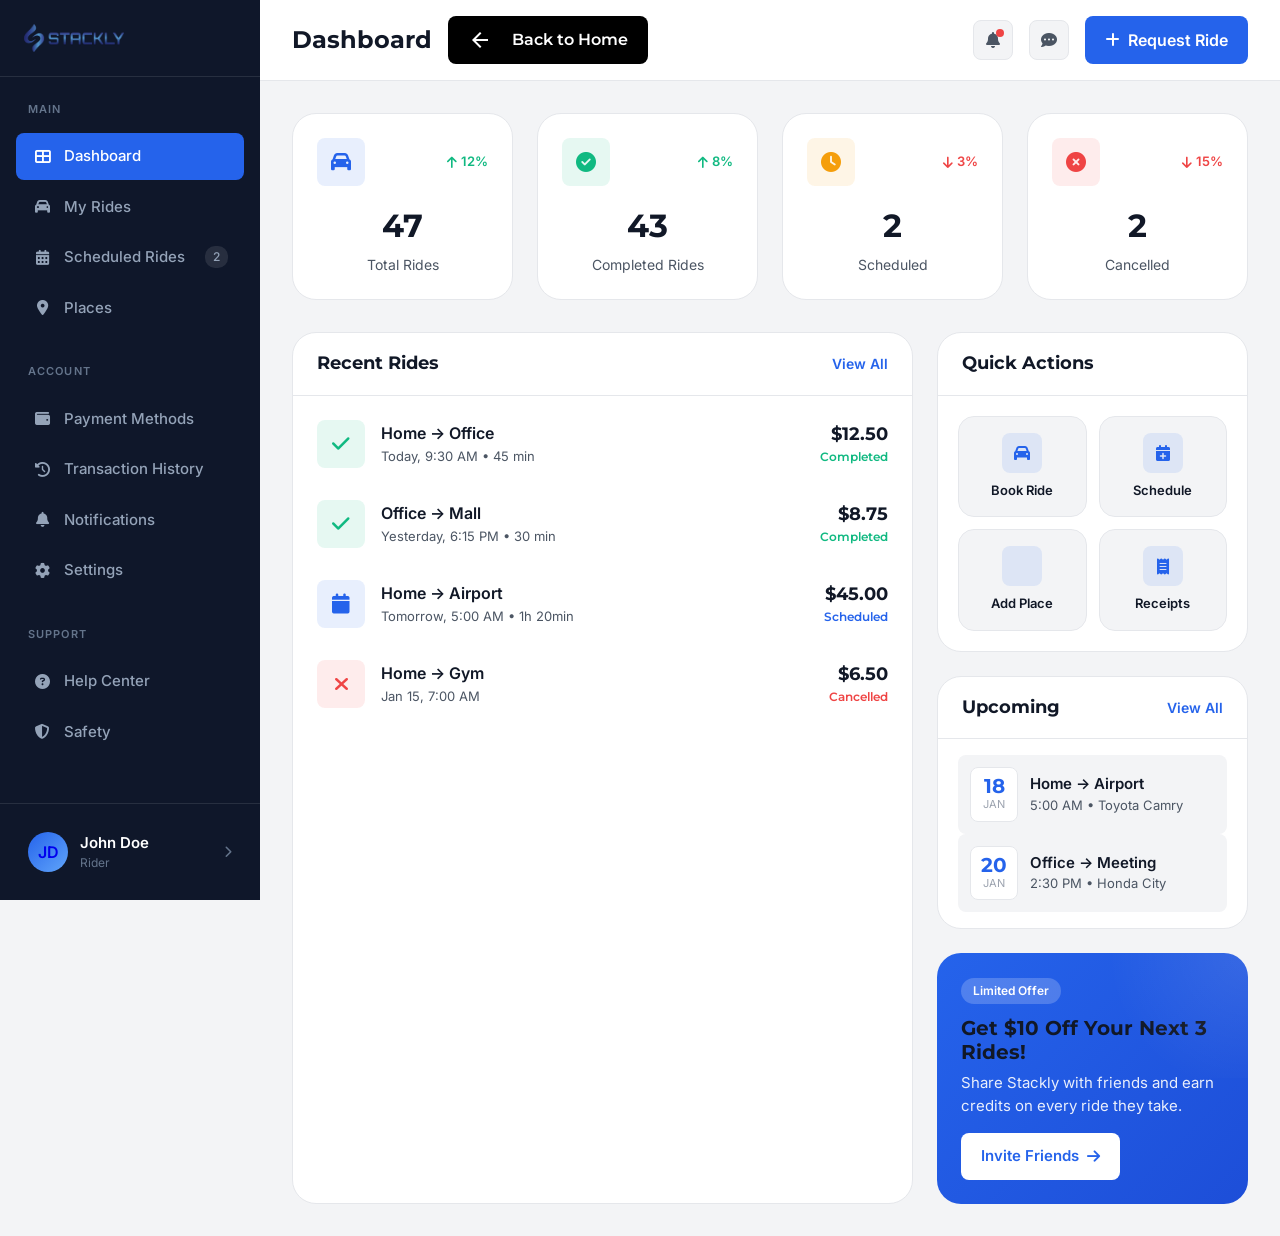
<file: dashboard.html>
<!DOCTYPE html>
<html lang="en">

<head>
    <meta charset="UTF-8">
    <meta name="viewport" content="width=device-width, initial-scale=1.0">
    <title>Dashboard - Stackly</title>
    <link rel="stylesheet" href="shared.css">
    <link rel="stylesheet" href="style.css">
    <link href="https://fonts.googleapis.com/icon?family=Material+Icons" rel="stylesheet">
    <link
        href="https://fonts.googleapis.com/css2?family=DM+Sans:wght@400;500;600;700&family=Inter:wght@300;400;500;600;700;800&family=Outfit:wght@400;600;700;800;900&display=swap"
        rel="stylesheet" />
    <link rel="stylesheet" href="https://cdnjs.cloudflare.com/ajax/libs/font-awesome/6.5.1/css/all.min.css">
    <style>
        body {
            padding-top: 0;
        }

        .dashboard-layout {
            display: flex;
            min-height: 100vh;
            background: var(--bg-main);
        }


        .dashboard-sidebar {
            width: 260px;
            background: #0f172a;
            color: white;
            position: fixed;
            top: 0;
            left: 0;
            height: 100vh;
            z-index: 100;
            display: flex;
            flex-direction: column;
            transition: transform 0.3s ease;
        }

        .sidebar-header {
            padding: var(--space-6);
            border-bottom: 1px solid rgba(255, 255, 255, 0.1);
        }

        .sidebar-logo {
            display: flex;
            align-items: center;
            gap: var(--space-3);
        }

        .sidebar-logo img {
            width: 100px;
        }

        .sidebar-logo span {
            font-family: var(--font-heading);
            font-size: 1.25rem;
            font-weight: 700;
        }

        .sidebar-nav {
            flex: 1;
            padding: var(--space-4);
            overflow-y: auto;
        }

        .nav-section {
            margin-bottom: var(--space-6);
        }

        .nav-section-title {
            font-size: 0.6875rem;
            font-weight: 600;
            text-transform: uppercase;
            letter-spacing: 0.1em;
            color: #64748b;
            padding: var(--space-2) var(--space-3);
            margin-bottom: var(--space-2);
        }

        .sidebar-link {
            display: flex;
            align-items: center;
            gap: var(--space-3);
            padding: var(--space-3) var(--space-4);
            color: #94a3b8;
            text-decoration: none;
            border-radius: var(--radius-md);
            transition: all 0.2s ease;
            font-size: 0.9375rem;
            font-weight: 500;
            margin-bottom: var(--space-1);
        }

        .sidebar-link:hover {
            background: rgba(255, 255, 255, 0.05);
            color: white;
        }

        .sidebar-link.active {
            background: var(--color-accent);
            color: white;
        }

        .sidebar-link i {
            width: 20px;
            text-align: center;
        }

        .sidebar-badge {
            margin-left: auto;
            background: rgba(255, 255, 255, 0.1);
            padding: 2px 8px;
            border-radius: 10px;
            font-size: 0.75rem;
        }

        .sidebar-footer {
            padding: var(--space-4);
            border-top: 1px solid rgba(255, 255, 255, 0.1);
        }

        .user-profile {
            display: flex;
            align-items: center;
            gap: var(--space-3);
            padding: var(--space-3);
            border-radius: var(--radius-md);
            cursor: pointer;
            transition: background 0.2s ease;
        }

        .user-profile:hover {
            background: rgba(255, 255, 255, 0.05);
        }

        .user-avatar {
            width: 40px;
            height: 40px;
            border-radius: 50%;
            background: linear-gradient(135deg, var(--color-accent), #60a5fa);
            display: flex;
            align-items: center;
            justify-content: center;
            font-weight: 600;
            font-size: 1rem;
        }

        .user-info {
            flex: 1;
        }

        .user-name {
            font-size: 0.9375rem;
            font-weight: 600;
            color: white;
        }

        .user-role {
            font-size: 0.75rem;
            color: #64748b;
        }


        .dashboard-main {
            flex: 1;
            margin-left: 260px;
            display: flex;
            flex-direction: column;
        }


        .dashboard-header {
            background: var(--bg-surface);
            border-bottom: 1px solid var(--border-light);
            padding: var(--space-4) var(--space-8);
            display: flex;
            align-items: center;
            justify-content: space-between;
            position: sticky;
            top: 0;
            z-index: 50;
        }

        .header-left {
            display: flex;
            align-items: center;
            gap: var(--space-4);
        }

        .menu-toggle {
            display: none;
            background: none;
            border: none;
            font-size: 1.25rem;
            color: var(--text-primary);
            cursor: pointer;
            padding: var(--space-2);
        }

        .page-title {
            font-size: 1.5rem;
            font-weight: 700;
            color: var(--text-primary);
        }

        .header-search {
            position: relative;
            width: 320px;
        }

        .header-search input {
            width: 100%;
            padding: var(--space-3) var(--space-4);
            padding-left: 44px;
            background: var(--bg-main);
            border: 1px solid var(--border-light);
            border-radius: var(--radius-md);
            font-size: 0.9375rem;
        }

        .header-search input:focus {
            outline: none;
            border-color: var(--color-accent);
        }

        .header-search i {
            position: absolute;
            left: var(--space-4);
            top: 50%;
            transform: translateY(-50%);
            color: var(--text-muted);
        }

        .header-right {
            display: flex;
            align-items: center;
            gap: var(--space-4);
        }

        .header-icon-btn {
            width: 40px;
            height: 40px;
            display: flex;
            align-items: center;
            justify-content: center;
            background: var(--bg-main);
            border: 1px solid var(--border-light);
            border-radius: var(--radius-md);
            color: var(--text-secondary);
            cursor: pointer;
            position: relative;
            transition: all 0.2s ease;
        }

        .header-icon-btn:hover {
            border-color: var(--color-accent);
            color: var(--color-accent);
        }

        .notification-dot {
            position: absolute;
            top: 8px;
            right: 8px;
            width: 8px;
            height: 8px;
            background: var(--color-danger);
            border-radius: 50%;
        }

        .quick-action-btn {
            display: flex;
            align-items: center;
            gap: var(--space-2);
            padding: var(--space-3) var(--space-5);
            background: var(--color-accent);
            color: white;
            border: none;
            border-radius: var(--radius-md);
            font-weight: 600;
            cursor: pointer;
            transition: all 0.2s ease;
        }

        .quick-action-btn:hover {
            background: #1d4ed8;
            transform: translateY(-2px);
        }


        .dashboard-content {
            flex: 1;
            padding: var(--space-8);
        }


        .stats-grid {
            display: grid;
            grid-template-columns: repeat(4, 1fr);
            gap: var(--space-6);
            margin-bottom: var(--space-8);
        }

        .stat-card {
            background: var(--bg-surface);
            border: 1px solid var(--border-light);
            border-radius: var(--radius-xl);
            padding: var(--space-6);
            transition: all 0.3s ease;
        }

        .stat-card:hover {
            transform: translateY(-4px);
            box-shadow: var(--shadow-lg);
            border-color: var(--color-accent);
        }

        .stat-header {
            display: flex;
            align-items: center;
            justify-content: space-between;
            margin-bottom: var(--space-4);
        }

        .stat-icon {
            width: 48px;
            height: 48px;
            border-radius: var(--radius-md);
            display: flex;
            align-items: center;
            justify-content: center;
            font-size: 1.25rem;
        }

        .stat-icon.primary {
            background: rgba(37, 99, 235, 0.1);
            color: var(--color-accent);
        }

        .stat-icon.success {
            background: rgba(16, 185, 129, 0.1);
            color: var(--color-success);
        }

        .stat-icon.warning {
            background: rgba(245, 158, 11, 0.1);
            color: var(--color-warning);
        }

        .stat-icon.danger {
            background: rgba(239, 68, 68, 0.1);
            color: var(--color-danger);
        }

        .stat-trend {
            display: flex;
            align-items: center;
            gap: var(--space-1);
            font-size: 0.8125rem;
            font-weight: 600;
        }

        .stat-trend.up {
            color: var(--color-success);
        }

        .stat-trend.down {
            color: var(--color-danger);
        }

        .stat-value {
            font-family: var(--font-heading);
            font-size: 2rem;
            font-weight: 700;
            color: var(--text-primary);
            margin-bottom: var(--space-1);
        }

        .stat-label {
            font-size: 0.875rem;
            color: var(--text-secondary);
        }


        .dashboard-grid {
            display: grid;
            grid-template-columns: 2fr 1fr;
            gap: var(--space-6);
        }


        .content-card {
            background: var(--bg-surface);
            border: 1px solid var(--border-light);
            border-radius: var(--radius-xl);
            overflow: hidden;
        }

        .card-header {
            display: flex;
            align-items: center;
            justify-content: space-between;
            padding: var(--space-5) var(--space-6);
            border-bottom: 1px solid var(--border-light);
        }

        .card-title {
            font-size: 1.125rem;
            font-weight: 700;
            color: var(--text-primary);
        }

        .card-action {
            font-size: 0.875rem;
            color: var(--color-accent);
            text-decoration: none;
            font-weight: 600;
            transition: color 0.2s ease;
        }

        .card-action:hover {
            color: #1d4ed8;
        }

        .rides-list {
            padding: var(--space-2);
        }

        .ride-item {
            display: flex;
            align-items: center;
            padding: var(--space-4);
            border-radius: var(--radius-lg);
            transition: background 0.2s ease;
            cursor: pointer;
        }

        .ride-item:hover {
            background: var(--bg-main);
        }

        .ride-icon {
            width: 48px;
            height: 48px;
            border-radius: var(--radius-md);
            display: flex;
            align-items: center;
            justify-content: center;
            font-size: 1.25rem;
            margin-right: var(--space-4);
            flex-shrink: 0;
        }

        .ride-icon.completed {
            background: rgba(16, 185, 129, 0.1);
            color: var(--color-success);
        }

        .ride-icon.scheduled {
            background: rgba(37, 99, 235, 0.1);
            color: var(--color-accent);
        }

        .ride-icon.cancelled {
            background: rgba(239, 68, 68, 0.1);
            color: var(--color-danger);
        }

        .ride-details {
            flex: 1;
            min-width: 0;
        }

        .ride-route {
            font-weight: 600;
            color: var(--text-primary);
            margin-bottom: 2px;
            white-space: nowrap;
            overflow: hidden;
            text-overflow: ellipsis;
        }

        .ride-meta {
            font-size: 0.8125rem;
            color: var(--text-secondary);
        }

        .ride-price {
            text-align: right;
        }

        .ride-amount {
            font-family: var(--font-heading);
            font-size: 1.125rem;
            font-weight: 700;
            color: var(--text-primary);
        }

        .ride-status {
            font-size: 0.75rem;
            font-weight: 600;
        }

        .ride-status.completed {
            color: var(--color-success);
        }

        .ride-status.scheduled {
            color: var(--color-accent);
        }

        .ride-status.cancelled {
            color: var(--color-danger);
        }


        .sidebar-content {
            display: flex;
            flex-direction: column;
            gap: var(--space-6);
        }


        .quick-actions-grid {
            display: grid;
            grid-template-columns: repeat(2, 1fr);
            gap: var(--space-3);
            padding: var(--space-5);
        }

        .quick-action-card {
            display: flex;
            flex-direction: column;
            align-items: center;
            justify-content: center;
            padding: var(--space-4);
            background: var(--bg-main);
            border: 1px solid var(--border-light);
            border-radius: var(--radius-lg);
            cursor: pointer;
            transition: all 0.2s ease;
            text-decoration: none;
        }

        .quick-action-card:hover {
            background: var(--bg-surface);
            border-color: var(--color-accent);
            transform: translateY(-2px);
        }

        .quick-action-card i {
            width: 40px;
            height: 40px;
            background: rgba(37, 99, 235, 0.1);
            border-radius: var(--radius-md);
            display: flex;
            align-items: center;
            justify-content: center;
            color: var(--color-accent);
            font-size: 1rem;
            margin-bottom: var(--space-2);
        }

        .quick-action-card span {
            font-size: 0.8125rem;
            font-weight: 600;
            color: var(--text-primary);
            text-align: center;
        }


        .scheduled-rides {
            padding: var(--space-4) var(--space-5);
        }

        .scheduled-item {
            display: flex;
            align-items: center;
            gap: var(--space-3);
            padding: var(--space-3);
            border-radius: var(--radius-md);
            background: var(--bg-main);
        }

        .scheduled-item:last-child {
            margin-bottom: 0;
        }

        .scheduled-date {
            width: 48px;
            text-align: center;
            padding: var(--space-2);
            background: var(--bg-surface);
            border-radius: var(--radius-md);
            border: 1px solid var(--border-light);
        }

        .scheduled-date .day {
            font-family: var(--font-heading);
            font-size: 1.25rem;
            font-weight: 700;
            color: var(--color-accent);
            line-height: 1;
        }

        .scheduled-date .month {
            font-size: 0.6875rem;
            color: var(--text-muted);
            text-transform: uppercase;
        }

        .scheduled-info {
            flex: 1;
        }

        .scheduled-info .route {
            font-size: 0.9375rem;
            font-weight: 600;
            color: var(--text-primary);
        }

        .scheduled-info .time {
            font-size: 0.8125rem;
            color: var(--text-secondary);
        }


        .promo-card {
            background: linear-gradient(135deg, var(--color-accent), #1d4ed8);
            border-radius: var(--radius-xl);
            padding: var(--space-6);
            color: white;
            position: relative;
            overflow: hidden;
        }

        .promo-card::before {
            content: '';
            position: absolute;
            top: -50%;
            right: -50%;
            width: 100%;
            height: 100%;
            background: radial-gradient(circle, rgba(255, 255, 255, 0.1) 0%, transparent 70%);
        }

        .promo-badge {
            display: inline-block;
            background: rgba(255, 255, 255, 0.2);
            padding: var(--space-1) var(--space-3);
            border-radius: 50px;
            font-size: 0.75rem;
            font-weight: 600;
            margin-bottom: var(--space-3);
        }

        .promo-title {
            font-size: 1.25rem;
            font-weight: 700;
            margin-bottom: var(--space-2);
        }

        .promo-desc {
            font-size: 0.9375rem;
            opacity: 0.9;
            margin-bottom: var(--space-4);
            line-height: 1.5;
        }

        .promo-btn {
            display: inline-flex;
            align-items: center;
            gap: var(--space-2);
            background: white;
            color: var(--color-accent);
            padding: var(--space-3) var(--space-5);
            border-radius: var(--radius-md);
            font-weight: 600;
            font-size: 0.9375rem;
            text-decoration: none;
            transition: transform 0.2s ease;
        }

        .promo-btn:hover {
            transform: translateX(4px);
        }


        @media (max-width: 1200px) {
            .stats-grid {
                grid-template-columns: repeat(2, 1fr);
            }

            .dashboard-grid {
                grid-template-columns: 1fr;
            }
        }

        @media (max-width: 768px) {
            .dashboard-sidebar {
                transform: translateX(-100%);
            }

            .dashboard-sidebar.active {
                transform: translateX(0);
                height: 125vh;
            }

            .dashboard-main {
                margin-left: 0;
            }

            .menu-toggle {
                display: block;
            }

            .header-search {
                display: none;
            }

            .dashboard-content {
                padding: var(--space-4);
            }

            .stats-grid {
                grid-template-columns: 1fr;
            }

            .quick-actions-grid {
                grid-template-columns: repeat(4, 1fr);
            }
        }

        @media (max-width: 480px) {
            .quick-actions-grid {
                grid-template-columns: repeat(2, 1fr);
            }

            .header-right {
                gap: var(--space-2);
                width: 100%;
                justify-content: space-between;
            }

            .quick-action-btn span {
                display: none;
            }

            .dashboard-header {
                flex-wrap: wrap;
                align-items: start;
                justify-content: flex-start;
            }
            .header-left{
                flex-wrap: wrap;
            }
            .dashboard-header{
                gap: 5px;
                position: relative;
            }
        }

        .back-home {
            display: flex;
            width: fit-content; 
            gap: 0px;
            align-items: flex-start;
        }

        .back-home p {
            margin-left: -100px;
        } 
    </style>
</head>

<body>
    <div class="dashboard-layout">

        <aside class="dashboard-sidebar" id="sidebar">
            <div class="sidebar-header">
                <a href="index.html" class="sidebar-logo">
                    <img src="./assets/Stackly-logo-Blue.webp" alt="Stackly">
                </a>
            </div>

            <nav class="sidebar-nav">
                <div class="nav-section">
                    <div class="nav-section-title">Main</div>
                    <a href="dashboard.html" class="sidebar-link active">
                        <i class="fas fa-th-large"></i>
                        Dashboard
                    </a>
                    <a href="404page.html" class="sidebar-link">
                        <i class="fas fa-car"></i>
                        My Rides
                    </a>
                    <a href="404page.html" class="sidebar-link">
                        <i class="fas fa-calendar-alt"></i>
                        Scheduled Rides
                        <span class="sidebar-badge">2</span>
                    </a>
                    <a href="404page.html" class="sidebar-link">
                        <i class="fas fa-map-marker-alt"></i>
                        Places
                    </a>
                </div>

                <div class="nav-section">
                    <div class="nav-section-title">Account</div>
                    <a href="404page.html" class="sidebar-link">
                        <i class="fas fa-wallet"></i>
                        Payment Methods
                    </a>
                    <a href="404page.html" class="sidebar-link">
                        <i class="fas fa-history"></i>
                        Transaction History
                    </a>
                    <a href="404page.html" class="sidebar-link">
                        <i class="fas fa-bell"></i>
                        Notifications
                    </a>
                    <a href="404page.html" class="sidebar-link">
                        <i class="fas fa-cog"></i>
                        Settings
                    </a>
                </div>

                <div class="nav-section">
                    <div class="nav-section-title">Support</div>
                    <a href="404page.html" class="sidebar-link">
                        <i class="fas fa-question-circle"></i>
                        Help Center
                    </a>
                    <a href="404page.html" class="sidebar-link">
                        <i class="fas fa-shield-alt"></i>
                        Safety
                    </a>
                </div>
            </nav>

            <div class="sidebar-footer">
                <a href="404page.html" class="user-profile">
                    <div class="user-avatar">JD</div>
                    <div class="user-info">
                        <div class="user-name">John Doe</div>
                        <div class="user-role">Rider</div>
                    </div>
                    <i class="fas fa-chevron-right" style="color: #64748b; font-size: 0.75rem;"></i>
                </a>
            </div>
        </aside>


        <main class="dashboard-main">

            <header class="dashboard-header">
                <div class="header-left">
                    <button class="menu-toggle" id="menuToggle">
                        <i class="fas fa-bars"></i>
                    </button>
                    <h1 class="page-title">Dashboard</h1>
                    <a href="index.html" class="btn btn-primary back-home"><span
                            class="material-icons">arrow_backwards</span>
                        <p>Back to Home</p>
                    </a>
                </div>

                <div class="header-right">
                    <a href="404page.html" class="header-icon-btn">
                        <i class="fas fa-bell"></i>
                        <span class="notification-dot"></span>
                    </a>
                    <a href="404page.html" class="header-icon-btn">
                        <i class="fas fa-comment-dots"></i>
                    </a>
                    <a href="404page.html" class="quick-action-btn">
                        <i class="fas fa-plus"></i>
                        <span>Request Ride</span>
                    </a>
                </div>
            </header>


            <div class="dashboard-content">

                <div class="stats-grid">
                    <div class="stat-card">
                        <div class="stat-header">
                            <div class="stat-icon primary">
                                <i class="fas fa-car"></i>
                            </div>
                            <div class="stat-trend up">
                                <i class="fas fa-arrow-up"></i>
                                12%
                            </div>
                        </div>
                        <div class="stat-value">47</div>
                        <div class="stat-label">Total Rides</div>
                    </div>

                    <div class="stat-card">
                        <div class="stat-header">
                            <div class="stat-icon success">
                                <i class="fas fa-check-circle"></i>
                            </div>
                            <div class="stat-trend up">
                                <i class="fas fa-arrow-up"></i>
                                8%
                            </div>
                        </div>
                        <div class="stat-value">43</div>
                        <div class="stat-label">Completed Rides</div>
                    </div>

                    <div class="stat-card">
                        <div class="stat-header">
                            <div class="stat-icon warning">
                                <i class="fas fa-clock"></i>
                            </div>
                            <div class="stat-trend down">
                                <i class="fas fa-arrow-down"></i>
                                3%
                            </div>
                        </div>
                        <div class="stat-value">2</div>
                        <div class="stat-label">Scheduled</div>
                    </div>

                    <div class="stat-card">
                        <div class="stat-header">
                            <div class="stat-icon danger">
                                <i class="fas fa-times-circle"></i>
                            </div>
                            <div class="stat-trend down">
                                <i class="fas fa-arrow-down"></i>
                                15%
                            </div>
                        </div>
                        <div class="stat-value">2</div>
                        <div class="stat-label">Cancelled</div>
                    </div>
                </div>


                <div class="dashboard-grid">

                    <div class="content-card">
                        <div class="card-header">
                            <h3 class="card-title">Recent Rides</h3>
                            <a href="404page.html" class="card-action">View All</a>
                        </div>
                        <div class="rides-list">
                            <div class="ride-item">
                                <div class="ride-icon completed">
                                    <i class="fas fa-check"></i>
                                </div>
                                <div class="ride-details">
                                    <div class="ride-route">Home → Office</div>
                                    <div class="ride-meta">Today, 9:30 AM • 45 min</div>
                                </div>
                                <div class="ride-price">
                                    <div class="ride-amount">$12.50</div>
                                    <div class="ride-status completed">Completed</div>
                                </div>
                            </div>

                            <div class="ride-item">
                                <div class="ride-icon completed">
                                    <i class="fas fa-check"></i>
                                </div>
                                <div class="ride-details">
                                    <div class="ride-route">Office → Mall</div>
                                    <div class="ride-meta">Yesterday, 6:15 PM • 30 min</div>
                                </div>
                                <div class="ride-price">
                                    <div class="ride-amount">$8.75</div>
                                    <div class="ride-status completed">Completed</div>
                                </div>
                            </div>

                            <div class="ride-item">
                                <div class="ride-icon scheduled">
                                    <i class="fas fa-calendar"></i>
                                </div>
                                <div class="ride-details">
                                    <div class="ride-route">Home → Airport</div>
                                    <div class="ride-meta">Tomorrow, 5:00 AM • 1h 20min</div>
                                </div>
                                <div class="ride-price">
                                    <div class="ride-amount">$45.00</div>
                                    <div class="ride-status scheduled">Scheduled</div>
                                </div>
                            </div>

                            <div class="ride-item">
                                <div class="ride-icon cancelled">
                                    <i class="fas fa-times"></i>
                                </div>
                                <div class="ride-details">
                                    <div class="ride-route">Home → Gym</div>
                                    <div class="ride-meta">Jan 15, 7:00 AM</div>
                                </div>
                                <div class="ride-price">
                                    <div class="ride-amount">$6.50</div>
                                    <div class="ride-status cancelled">Cancelled</div>
                                </div>
                            </div>
                        </div>
                    </div>


                    <div class="sidebar-content">

                        <div class="content-card">
                            <div class="card-header">
                                <h3 class="card-title">Quick Actions</h3>
                            </div>
                            <div class="quick-actions-grid">
                                <a href="404page.html" class="quick-action-card">
                                    <i class="fas fa-car"></i>
                                    <span>Book Ride</span>
                                </a>
                                <a href="404page.html" class="quick-action-card">
                                    <i class="fas fa-calendar-plus"></i>
                                    <span>Schedule</span>
                                </a>
                                <a href="404page.html" class="quick-action-card">
                                    <i class="fas fa-map-marker-plus"></i>
                                    <span>Add Place</span>
                                </a>
                                <a href="404page.html" class="quick-action-card">
                                    <i class="fas fa-receipt"></i>
                                    <span>Receipts</span>
                                </a>
                            </div>
                        </div>


                        <div class="content-card">
                            <div class="card-header">
                                <h3 class="card-title">Upcoming</h3>
                                <a href="404page.html" class="card-action">View All</a>
                            </div>
                            <div class="scheduled-rides">
                                <div class="scheduled-item">
                                    <div class="scheduled-date">
                                        <div class="day">18</div>
                                        <div class="month">Jan</div>
                                    </div>
                                    <div class="scheduled-info">
                                        <div class="route">Home → Airport</div>
                                        <div class="time">5:00 AM • Toyota Camry</div>
                                    </div>
                                </div>
                                <div class="scheduled-item">
                                    <div class="scheduled-date">
                                        <div class="day">20</div>
                                        <div class="month">Jan</div>
                                    </div>
                                    <div class="scheduled-info">
                                        <div class="route">Office → Meeting</div>
                                        <div class="time">2:30 PM • Honda City</div>
                                    </div>
                                </div>
                            </div>
                        </div>


                        <div class="promo-card">
                            <div class="promo-badge">Limited Offer</div>
                            <h3 class="promo-title">Get $10 Off Your Next 3 Rides!</h3>
                            <p class="promo-desc">Share Stackly with friends and earn credits on every ride they take.
                            </p>
                            <a href="404page.html" class="promo-btn">
                                Invite Friends <i class="fas fa-arrow-right"></i>
                            </a>
                        </div>
                    </div>
                </div>
            </div>
        </main>
    </div>

    <script src="script.js"></script>
    <script>
        document.addEventListener('DOMContentLoaded', function () {
            const menuToggle = document.getElementById('menuToggle');
            const sidebar = document.getElementById('sidebar');

            menuToggle.addEventListener('click', function () {
                sidebar.classList.toggle('active');
            });

            document.addEventListener('click', function (e) {
                if (window.innerWidth <= 768) {
                    if (!sidebar.contains(e.target) && !menuToggle.contains(e.target)) {
                        sidebar.classList.remove('active');
                    }
                }
            });

            window.addEventListener('resize', function () {
                if (window.innerWidth > 768) {
                    sidebar.classList.remove('active');
                }
            });
        });
    </script>
</body>

</html>
</file>
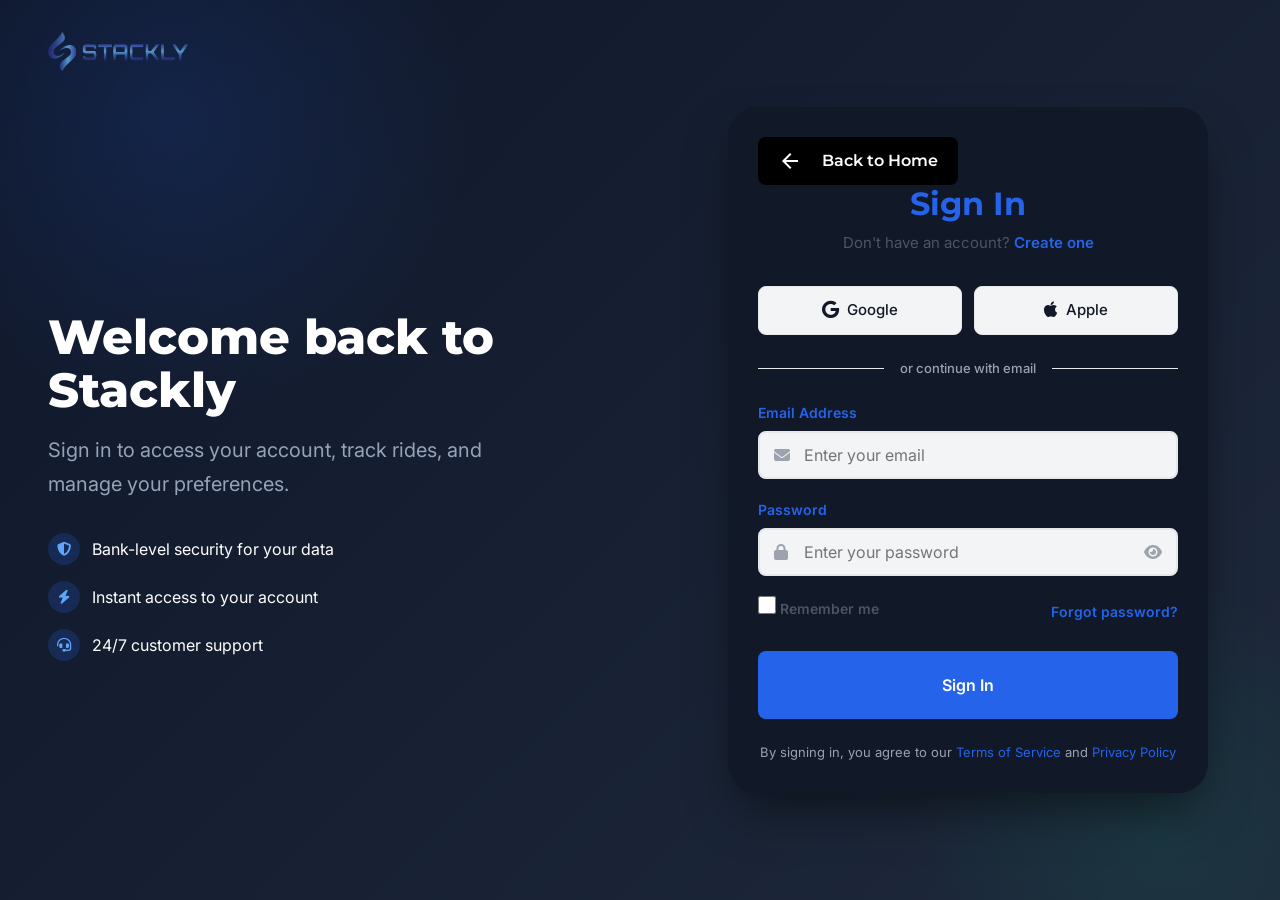
<file: login.html>
<!DOCTYPE html>
<html lang="en">

<head>
    <meta charset="UTF-8">
    <meta name="viewport" content="width=device-width, initial-scale=1.0">
    <title>Login - Stackly</title>
    <link rel="stylesheet" href="shared.css">
    <link rel="stylesheet" href="style.css">
    <link href="https://fonts.googleapis.com/icon?family=Material+Icons" rel="stylesheet">
    <link
        href="https://fonts.googleapis.com/css2?family=DM+Sans:wght@400;500;600;700&family=Inter:wght@300;400;500;600;700;800&family=Outfit:wght@400;600;700;800;900&display=swap"
        rel="stylesheet" />
    <link rel="stylesheet" href="https://cdnjs.cloudflare.com/ajax/libs/font-awesome/6.5.1/css/all.min.css">
    <style>
        body {
            padding-top: 0;
        }

        .auth-page {
            min-height: 100vh;
            display: flex;
            background: linear-gradient(135deg, #0f172a 0%, #1e293b 100%);
            position: relative;
            overflow: hidden;
        }

        .auth-page::before {
            content: '';
            position: absolute;
            top: -20%;
            left: -10%;
            width: 600px;
            height: 600px;
            background: radial-gradient(circle, rgba(37, 99, 235, 0.15) 0%, transparent 70%);
            pointer-events: none;
        }

        .auth-page::after {
            content: '';
            position: absolute;
            bottom: -20%;
            right: -10%;
            width: 500px;
            height: 500px;
            background: radial-gradient(circle, rgba(16, 185, 129, 0.1) 0%, transparent 70%);
            pointer-events: none;
        }


        .auth-branding {
            flex: 1;
            display: flex;
            flex-direction: column;
            justify-content: center;
            padding: var(--space-12);
            padding-top: 120px;

            position: relative;
            z-index: 2;
        }

        .auth-logo {
            position: absolute;
            top: var(--space-8);
            left: var(--space-12);
        }

        .auth-logo img {
            width: 140px;
        }

        .branding-content {
            max-width: 500px;
        }

        .branding-title {
            font-size: 3rem;
            font-weight: 800;
            color: white;
            margin-bottom: var(--space-4);
            line-height: 1.1;
        }

        .branding-subtitle {
            font-size: 1.25rem;
            color: #94a3b8;
            line-height: 1.7;
            margin-bottom: var(--space-8);
        }

        .branding-features {
            display: flex;
            flex-direction: column;
            gap: var(--space-4);
        }

        .branding-feature {
            display: flex;
            align-items: center;
            gap: var(--space-3);
            color: white;
            font-size: 1rem;
        }

        .branding-feature i {
            width: 32px;
            height: 32px;
            background: rgba(37, 99, 235, 0.2);
            border-radius: 50%;
            display: flex;
            align-items: center;
            justify-content: center;
            color: #60a5fa;
            font-size: 0.875rem;
        }


        .auth-form-section {
            flex: 1;
            display: flex;
            align-items: center;
            justify-content: center;
            padding: var(--space-8);
            position: relative;
            z-index: 2;
        }

        .auth-card {
            background: var(--text-primary);
            border-radius: 30px;
            padding: 30px;
            width: 100%;
            max-width: 480px;
            box-shadow: 0 25px 50px -12px rgba(0, 0, 0, 0.5);
        }

        .auth-header {
            text-align: center;
            margin-bottom: var(--space-8);
        }

        .auth-header h1 {
            font-size: 2rem;
            font-weight: 700;
            margin-bottom: var(--space-2);
            color: var(--color-accent);
        }

        .auth-header p {
            color: var(--text-secondary);
            font-size: 0.9375rem;
        }

        .auth-header p a {
            color: var(--color-accent);
            text-decoration: none;
            font-weight: 600;
            transition: color 0.2s ease;
        }

        .auth-header p a:hover {
            color: #1d4ed8;
        }

        .social-login {
            display: flex;
            gap: var(--space-3);
            margin-bottom: var(--space-6);
        }

        .social-btn {
            flex: 1;
            display: flex;
            align-items: center;
            justify-content: center;
            gap: var(--space-2);
            padding: var(--space-3) var(--space-4);
            background: var(--bg-main);
            border: 1px solid var(--border-light);
            border-radius: var(--radius-md);
            font-size: 0.9375rem;
            font-weight: 500;
            color: var(--text-primary);
            cursor: pointer;
            transition: all 0.3s ease;
        }

        .social-btn:hover {
            background: var(--bg-surface-hover);
            border-color: var(--text-muted);
            transform: translateY(-2px);
        }

        .social-btn i {
            font-size: 1.125rem;
        }

        .auth-divider {
            display: flex;
            align-items: center;
            gap: var(--space-4);
            margin-bottom: var(--space-6);
        }

        .auth-divider span {
            font-size: 0.8125rem;
            color: var(--text-muted);
            font-weight: 500;
        }

        .auth-divider::before,
        .auth-divider::after {
            content: '';
            flex: 1;
            height: 1px;
            background: var(--border-light);
        }


        .auth-form .form-group {
            margin-bottom: var(--space-5);
        }

        .auth-form label {
            display: block;
            font-size: 0.875rem;
            font-weight: 600;
            color: var(--color-accent);
            margin-bottom: var(--space-2);
        }

        .auth-form .input-wrapper {
            position: relative;
        }

        .auth-form .form-input {
            width: 100%;
            padding: var(--space-3) var(--space-4);
            padding-left: 44px;
            padding-right: 45px;
            font-size: 1rem;
            color: var(--text-primary);
            background: var(--bg-main);
            border: 2px solid var(--border-light);
            border-radius: var(--radius-md);
            transition: all 0.3s ease;
        }

        .auth-form .form-input:focus {
            border-color: var(--color-accent);
            background: var(--bg-surface);
        }

        .auth-form .form-input.error {
            border-color: var(--color-danger);
        }

        .auth-form .form-input.success {
            border-color: var(--color-success);
        }

        .auth-form .input-icon {
            position: absolute;
            left: var(--space-4);
            top: 50%;
            transform: translateY(-50%);
            color: var(--text-muted);
            font-size: 1rem;
            transition: color 0.3s ease;
        }

        .auth-form .form-input:focus~.input-icon {
            color: var(--color-accent);
        }

        .auth-form .form-input.error~.input-icon {
            color: var(--color-danger);
        }

        .auth-form .form-input.success~.input-icon {
            color: var(--color-success);
        }


        .password-toggle {
            position: absolute;
            right: var(--space-4);
            top: 50%;
            transform: translateY(-50%);
            background: none;
            border: none;
            color: var(--text-muted);
            cursor: pointer;
            padding: 0;
            font-size: 1rem;
            transition: color 0.2s ease;
            z-index: 5;
        }

        .password-toggle:hover {
            color: var(--text-primary);
        }


        .error-message {
            display: none;
            font-size: 0.8125rem;
            color: var(--color-danger);
            margin-top: var(--space-2);
            align-items: center;
            gap: var(--space-1);
        }

        .error-message.show {
            display: flex;
        }

        .error-message i {
            font-size: 0.75rem;
        }


        .validation-icon {
            position: absolute;
            right: var(--space-4);
            top: 50%;
            transform: translateY(-50%) scale(0);
            color: var(--color-success);
            font-size: 1rem;
            transition: transform 0.3s ease;
            z-index: 4;
        }

        .validation-icon.show {
            transform: translateY(-50%) scale(1);
        }


        #passwordCheck {
            right: calc(var(--space-4) + 28px);
        }


        .form-options {
            display: flex;
            justify-content: space-between;
            align-items: center;
            margin-bottom: var(--space-6);
        }

        .remember-me {
            display: flex;
            align-items: center;
            gap: var(--space-2);
            cursor: pointer;
        }

        .remember-me input {
            width: 18px;
            height: 18px;
            accent-color: var(--color-accent);
            cursor: pointer;
        }

        .remember-me span {
            font-size: 0.875rem;
            color: var(--text-secondary);
        }

        .forgot-password {
            font-size: 0.875rem;
            color: var(--color-accent);
            text-decoration: none;
            font-weight: 600;
            transition: color 0.2s ease;
        }

        .forgot-password:hover {
            color: #1d4ed8;
        }


        .auth-submit {
            width: 100%;
            padding: var(--space-4);
            background: var(--color-accent);
            color: rgb(255, 0, 0) !important;
            font-size: 1rem;
            font-weight: 600;
            border: none;
            border-radius: var(--radius-md);
            cursor: pointer;
            transition: all 0.3s ease;
            display: flex;
            align-items: center;
            justify-content: center;
            gap: var(--space-2);
            margin-bottom: var(--space-4);

        }

        .auth-submit:hover {
            background: #1d4ed8;
            transform: translateY(-2px);
            box-shadow: 0 10px 20px -10px rgba(37, 99, 235, 0.5);
        }

        .btn-text {
            color: white;
        }

        .auth-submit:active {
            transform: translateY(0);
        }

        .auth-submit.loading {
            pointer-events: none;
            opacity: 0.8;
        }

        .auth-submit .spinner {
            display: none;
            width: 20px;
            height: 20px;
            border: 2px solid rgba(255, 255, 255, 0.3);
            border-top-color: white;
            border-radius: 50%;
            animation: spin 0.8s linear infinite;
        }

        .auth-submit.loading .spinner {
            display: block;
        }

        .auth-submit.loading .btn-text {
            color: wheat;
            display: none;
        }


        .terms-text {
            text-align: center;
            font-size: 0.8125rem;
            color: var(--text-muted);
            margin-top: var(--space-6);
        }

        @keyframes spin {
            to {
                transform: rotate(360deg);
            }
        }


        .modal-overlay {
            position: fixed;
            top: 0;
            left: 0;
            right: 0;
            bottom: 0;
            background: rgba(0, 0, 0, 0.6);
            backdrop-filter: blur(4px);
            display: flex;
            align-items: center;
            justify-content: center;
            z-index: 1000;
            opacity: 0;
            visibility: hidden;
            transition: all 0.3s ease;
        }

        .modal-overlay.active {
            opacity: 1;
            visibility: visible;
        }

        .modal-card {
            background: var(--bg-surface);
            border-radius: var(--radius-2xl);
            padding: var(--space-8);
            width: 100%;
            max-width: 440px;
            margin: var(--space-4);
            transform: scale(0.9) translateY(20px);
            transition: all 0.3s cubic-bezier(0.4, 0, 0.2, 1);
        }

        .modal-overlay.active .modal-card {
            transform: scale(1) translateY(0);
        }

        .modal-header {
            text-align: center;
            margin-bottom: var(--space-6);
        }

        .modal-icon {
            width: 64px;
            height: 64px;
            background: rgba(37, 99, 235, 0.1);
            border-radius: 50%;
            display: flex;
            align-items: center;
            justify-content: center;
            margin: 0 auto var(--space-4);
            font-size: 1.5rem;
            color: var(--color-accent);
        }

        .modal-header h2 {
            font-size: 1.5rem;
            font-weight: 700;
            margin-bottom: var(--space-2);
        }

        .modal-header p {
            font-size: 0.9375rem;
            color: var(--text-secondary);
            line-height: 1.6;
        }

        .modal-body .form-group {
            margin-bottom: var(--space-5);
        }

        .modal-body .form-input {
            width: 100%;
            padding: var(--space-3) var(--space-4);
            font-size: 1rem;
            color: var(--text-primary);
            background: var(--bg-main);
            border: 2px solid var(--border-light);
            border-radius: var(--radius-md);
            transition: all 0.3s ease;
        }

        .modal-body .form-input:focus {
            border-color: var(--color-accent);
            background: var(--bg-surface);
        }

        .modal-actions {
            display: flex;
            gap: var(--space-3);
        }

        .modal-actions button {
            flex: 1;
            padding: var(--space-3) var(--space-4);
            font-size: 1rem;
            font-weight: 600;
            border-radius: var(--radius-md);
            cursor: pointer;
            transition: all 0.3s ease;
        }

        .btn-cancel {
            background: var(--bg-main);
            color: var(--text-primary);
            border: 1px solid var(--border-light);
        }

        .btn-cancel:hover {
            background: var(--bg-surface-hover);
        }

        .btn-reset {
            background: var(--color-accent);
            color: white;
            border: none;
        }

        .btn-reset:hover {
            background: #1d4ed8;
        }

        .modal-close {
            position: absolute;
            top: var(--space-4);
            right: var(--space-4);
            background: none;
            border: none;
            font-size: 1.25rem;
            color: var(--text-muted);
            cursor: pointer;
            padding: var(--space-2);
            transition: color 0.2s ease;
        }

        .modal-close:hover {
            color: var(--text-primary);
        }


        .success-state {
            text-align: center;
            display: none;
        }

        .success-state.show {
            display: block;
        }

        .success-icon {
            width: 80px;
            height: 80px;
            background: rgba(16, 185, 129, 0.1);
            border-radius: 50%;
            display: flex;
            align-items: center;
            justify-content: center;
            margin: 0 auto var(--space-4);
            font-size: 2rem;
            color: var(--color-success);
        }


        @media (max-width: 1024px) {
            .auth-branding {
                display: none;
            }

            .auth-form-section {
                flex: 1;
            }
        }

        @media (max-width: 480px) {
            .auth-card {
                padding: var(--space-6);
            }

            .social-login {
                flex-direction: column;
            }

            .form-options {
                flex-direction: column;
                gap: var(--space-3);
                align-items: flex-start;
            }
        }

        /* 
        .role-selector {
            display: flex;
            gap: var(--space-3);
            margin-bottom: var(--space-2);
        }

        .role-option {
            flex: 1;
            cursor: pointer;
        }

        .role-option input[type="radio"] {
            display: none;
        }

        .role-content {
            display: flex;
            align-items: center;
            justify-content: center;
            gap: var(--space-2);
            padding: var(--space-3);
            background-color: var(--bg-main);
            border: 2px solid var(--border-light);
            border-radius: var(--radius-md);
            color: var(--text-muted);
            font-weight: 600;
            font-size: 0.95rem;
            transition: all 0.3s ease;
        }

        .role-option:hover .role-content {
            background-color: var(--bg-surface-hover);
            border-color: var(--text-secondary);
        }

        .role-option input[type="radio"]:checked+.role-content {
            border-color: var(--color-accent);
            background-color: rgba(16, 100, 185, 0.1);
            color: var(--color-accent);
            box-shadow: 0 4px 12px rgba(16, 185, 129, 0.15);
        }

        .role-content i {
            transition: transform 0.3s cubic-bezier(0.175, 0.885, 0.32, 1.275);
        }

        .role-option input[type="radio"]:checked+.role-content i {
            transform: scale(1.2);
        } */
         .back-home{
            display: flex;
            width: fit-content;
            gap: 0px;
            align-items: flex-start;
         }
         .back-home p{
            margin-left: -100px;
         }
    </style>
</head>

<body>
    <div class="auth-page">
        <div class="auth-branding">
            <div class="auth-logo">
                <a href="index.html">
                    <img src="./assets/Stackly-logo-Blue.webp" alt="Stackly">
                </a>
            </div>
            <div class="branding-content">
                <h1 class="branding-title">Welcome back to Stackly</h1>
                <p class="branding-subtitle">Sign in to access your account, track rides, and manage your preferences.
                </p>

                <div class="branding-features">
                    <div class="branding-feature">
                        <i class="fas fa-shield-alt"></i>
                        <span>Bank-level security for your data</span>
                    </div>
                    <div class="branding-feature">
                        <i class="fas fa-bolt"></i>
                        <span>Instant access to your account</span>
                    </div>
                    <div class="branding-feature">
                        <i class="fas fa-headset"></i>
                        <span>24/7 customer support</span>
                    </div>
                </div>
            </div>
        </div>

        <div class="auth-form-section">
            <div class="auth-card">
                <a href="index.html" class="btn btn-primary back-home"><span class="material-icons">arrow_backwards</span> <p>Back to Home</p></a>
                <div class="auth-header">
                    <h1>Sign In</h1>
                    <p>Don't have an account? <a href="signup.html">Create one</a></p>
                </div>

                <div class="social-login">
                    <a href="404page.html" type="button" class="social-btn">
                        <i class="fab fa-google"></i>
                        Google
                    </a>
                    <a href="404page.html" type="button" class="social-btn">
                        <i class="fab fa-apple"></i>
                        Apple
                    </a>
                </div>

                <div class="auth-divider">
                    <span>or continue with email</span>
                </div>

                <form class="auth-form" id="loginForm" novalidate>
                    <!-- <div class="form-group">
                        <label class="form-label">Continue as a...</label>
                        <div class="role-selector">
                            <label class="role-option">
                                <input type="radio" name="userRole" value="passenger" checked>
                                <div class="role-content">
                                    <i class="fas fa-user"></i>
                                    <span>Passenger</span>
                                </div>
                            </label>

                            <label class="role-option">
                                <input type="radio" name="userRole" value="driver">
                                <div class="role-content">
                                    <i class="fas fa-car"></i>
                                    <span>Driver</span>
                                </div>
                            </label>
                        </div>
                    </div> -->
                    <div class="form-group">
                        <label for="email">Email Address</label>
                        <div class="input-wrapper">
                            <input type="email" class="form-input" id="email" placeholder="Enter your email" required>
                            <i class="input-icon fas fa-envelope"></i>
                            <span class="validation-icon" id="emailCheck"><i class="fas fa-check-circle"></i></span>
                        </div>
                        <div class="error-message" id="emailError">
                            <i class="fas fa-exclamation-circle"></i>
                            <span>Please enter a valid email address</span>
                        </div>
                    </div>

                    <div class="form-group">
                        <label for="password">Password</label>
                        <div class="input-wrapper">
                            <input type="password" class="form-input" id="password" placeholder="Enter your password"
                                required minlength="8">
                            <i class="input-icon fas fa-lock"></i>
                            <button type="button" class="password-toggle" id="passwordToggle">
                                <i class="fas fa-eye"></i>
                            </button>
                            <span class="validation-icon" id="passwordCheck"><i class="fas fa-check-circle"></i></span>
                        </div>
                        <div class="error-message" id="passwordError">
                            <i class="fas fa-exclamation-circle"></i>
                            <span>Password must be at least 8 characters</span>
                        </div>
                    </div>

                    <div class="form-options">
                        <label class="remember-me">
                            <input type="checkbox" id="rememberMe">
                            <span>Remember me</span>
                        </label>
                        <a href="#" class="forgot-password" id="forgotPasswordLink">Forgot password?</a>
                    </div>

                    <button type="submit" class="auth-submit" id="loginBtn">
                        <span class="btn-text">Sign In</span>
                        <span class="spinner"></span>
                    </button>
                </form>

                <p class="terms-text">
                    By signing in, you agree to our
                    <a href="404page.html" style="color: var(--color-accent);">Terms of Service</a>
                    and
                    <a href="404page.html" style="color: var(--color-accent);">Privacy Policy</a>
                </p>
            </div>
        </div>
    </div>

    <div class="modal-overlay" id="forgotPasswordModal">
        <div class="modal-card" style="position: relative;">
            <button class="modal-close" id="modalClose">
                <i class="fas fa-times"></i>
            </button>

            <div id="requestForm">
                <div class="modal-header">
                    <div class="modal-icon">
                        <i class="fas fa-key"></i>
                    </div>
                    <h2>Reset Password</h2>
                    <p>Enter your email address and we'll send you a link to reset your password.</p>
                </div>

                <div class="modal-body">
                    <div class="form-group">
                        <label for="resetEmail">Email Address</label>
                        <input type="email" class="form-input" id="resetEmail" placeholder="Enter your email" required>
                    </div>

                    <div class="modal-actions">
                        <button type="button" class="btn-cancel" id="cancelBtn">Cancel</button>
                        <button type="button" class="btn-reset" id="resetBtn">Send Reset Link</button>
                    </div>
                </div>
            </div>

            <div class="success-state" id="successState">
                <div class="success-icon">
                    <i class="fas fa-check"></i>
                </div>
                <h2>Check Your Email</h2>
                <p>We've sent a password reset link to <strong id="sentEmail"></strong></p>
                <p style="margin-top: var(--space-4);">Didn't receive the email? <a href="#" id="resendLink"
                        style="color: var(--color-accent); font-weight: 600;">Resend</a></p>
            </div>
        </div>
    </div>

    <script src="script.js"></script>
    <script>
        document.addEventListener('DOMContentLoaded', function () {
            const loginForm = document.getElementById('loginForm');
            const emailInput = document.getElementById('email');
            const passwordInput = document.getElementById('password');
            const passwordToggle = document.getElementById('passwordToggle');
            const loginBtn = document.getElementById('loginBtn');

            const emailError = document.getElementById('emailError');
            const passwordError = document.getElementById('passwordError');
            const emailCheck = document.getElementById('emailCheck');
            const passwordCheck = document.getElementById('passwordCheck');
            const isValidEmail = (email) => {
                const re = /^[^\s@]+@[^\s@]+\.[^\s@]+$/;
                return re.test(email);
            };

            emailInput.addEventListener('input', function () {
                const value = this.value.trim();

                if (value === '') {
                    this.classList.remove('error', 'success');
                    emailError.classList.remove('show');
                    emailCheck.classList.remove('show');
                } else if (isValidEmail(value)) {
                    this.classList.remove('error');
                    this.classList.add('success');
                    emailError.classList.remove('show');
                    emailCheck.classList.add('show');
                } else {
                    this.classList.remove('success');
                    this.classList.add('error');
                    emailError.classList.add('show');
                    emailCheck.classList.remove('show');
                }
            });

            emailInput.addEventListener('blur', function () {
                if (this.value.trim() === '') {
                    this.classList.add('error');
                    emailError.classList.add('show');
                    emailError.querySelector('span').textContent = 'Email is required';
                    emailCheck.classList.remove('show');
                }
            });

            passwordInput.addEventListener('input', function () {
                const value = this.value;

                if (value === '') {
                    this.classList.remove('error', 'success');
                    passwordError.classList.remove('show');
                    passwordCheck.classList.remove('show');
                } else if (value.length >= 8) {
                    this.classList.remove('error');
                    this.classList.add('success');
                    passwordError.classList.remove('show');
                    passwordCheck.classList.add('show');
                } else {
                    this.classList.remove('success');
                    this.classList.add('error');
                    passwordError.classList.add('show');
                    passwordError.querySelector('span').textContent = 'Password must be at least 8 characters';
                    passwordCheck.classList.remove('show');
                }
            });

            passwordInput.addEventListener('blur', function () {
                if (this.value === '') {
                    this.classList.add('error');
                    passwordError.classList.add('show');
                    passwordError.querySelector('span').textContent = 'Password is required';
                    passwordCheck.classList.remove('show');
                }
            });

            passwordToggle.addEventListener('click', function () {
                const type = passwordInput.getAttribute('type') === 'password' ? 'text' : 'password';
                passwordInput.setAttribute('type', type);
                this.querySelector('i').classList.toggle('fa-eye');
                this.querySelector('i').classList.toggle('fa-eye-slash');
            });

            loginForm.addEventListener('submit', function (e) {
                e.preventDefault();

                let isValid = true;

                const emailValue = emailInput.value.trim();
                if (!isValidEmail(emailValue)) {
                    emailInput.classList.add('error');
                    emailError.classList.add('show');
                    emailError.querySelector('span').textContent = 'Please enter a valid email address';
                    emailCheck.classList.remove('show');
                    isValid = false;
                }

                const passwordValue = passwordInput.value;
                if (passwordValue.length < 8) {
                    passwordInput.classList.add('error');
                    passwordError.classList.add('show');
                    passwordError.querySelector('span').textContent = 'Password must be at least 8 characters';
                    passwordCheck.classList.remove('show');
                    isValid = false;
                }

                if (isValid) {
                    // const selectedRole = document.querySelector('input[name="userRole"]:checked').value;
                    loginBtn.classList.add('loading');
                    // if (selectedRole === 'driver') {
                    setTimeout(() => {
                        loginBtn.classList.remove('loading');

                        // loginBtn.innerHTML = '<i class="fas fa-check"></i> Success!';
                        // loginBtn.style.background = 'var(--color-success)';

                        setTimeout(() => {
                            window.location.href = '404page.html';
                        }, 500);
                    }, 2000);
                }
                // else{
                //     window.location.href='passenger-dashboard.html'
                // }
            });

            const forgotPasswordLink = document.getElementById('forgotPasswordLink');
            const forgotPasswordModal = document.getElementById('forgotPasswordModal');
            const modalClose = document.getElementById('modalClose');
            const cancelBtn = document.getElementById('cancelBtn');
            const resetBtn = document.getElementById('resetBtn');
            const resetEmail = document.getElementById('resetEmail');
            const requestForm = document.getElementById('requestForm');
            const successState = document.getElementById('successState');
            const sentEmail = document.getElementById('sentEmail');
            const resendLink = document.getElementById('resendLink');

            forgotPasswordLink.addEventListener('click', function (e) {
                e.preventDefault();
                forgotPasswordModal.classList.add('active');
                document.body.style.overflow = 'hidden';
            });

            const closeModal = () => {
                forgotPasswordModal.classList.remove('active');
                document.body.style.overflow = '';
                setTimeout(() => {
                    requestForm.style.display = 'block';
                    successState.classList.remove('show');
                    resetEmail.value = '';
                }, 300);
            };

            modalClose.addEventListener('click', closeModal);
            cancelBtn.addEventListener('click', closeModal);

            forgotPasswordModal.addEventListener('click', function (e) {
                if (e.target === forgotPasswordModal) {
                    closeModal();
                }
            });

            document.addEventListener('keydown', function (e) {
                if (e.key === 'Escape' && forgotPasswordModal.classList.contains('active')) {
                    closeModal();
                }
            });

            resetBtn.addEventListener('click', function () {
                const emailValue = resetEmail.value.trim();

                if (!isValidEmail(emailValue)) {
                    resetEmail.style.borderColor = 'var(--color-danger)';
                    return;
                }

                resetEmail.style.borderColor = '';

                resetBtn.textContent = 'Sending...';
                resetBtn.disabled = true;

                setTimeout(() => {
                    window.location.href = '404page.html';
                }, 1000);
            });

            resendLink.addEventListener('click', function (e) {
                e.preventDefault();
                requestForm.style.display = 'block';
                successState.classList.remove('show');
            });

            resetEmail.addEventListener('input', function () {
                this.style.borderColor = '';
            });
        });
    </script>
</body>

</html>
</file>
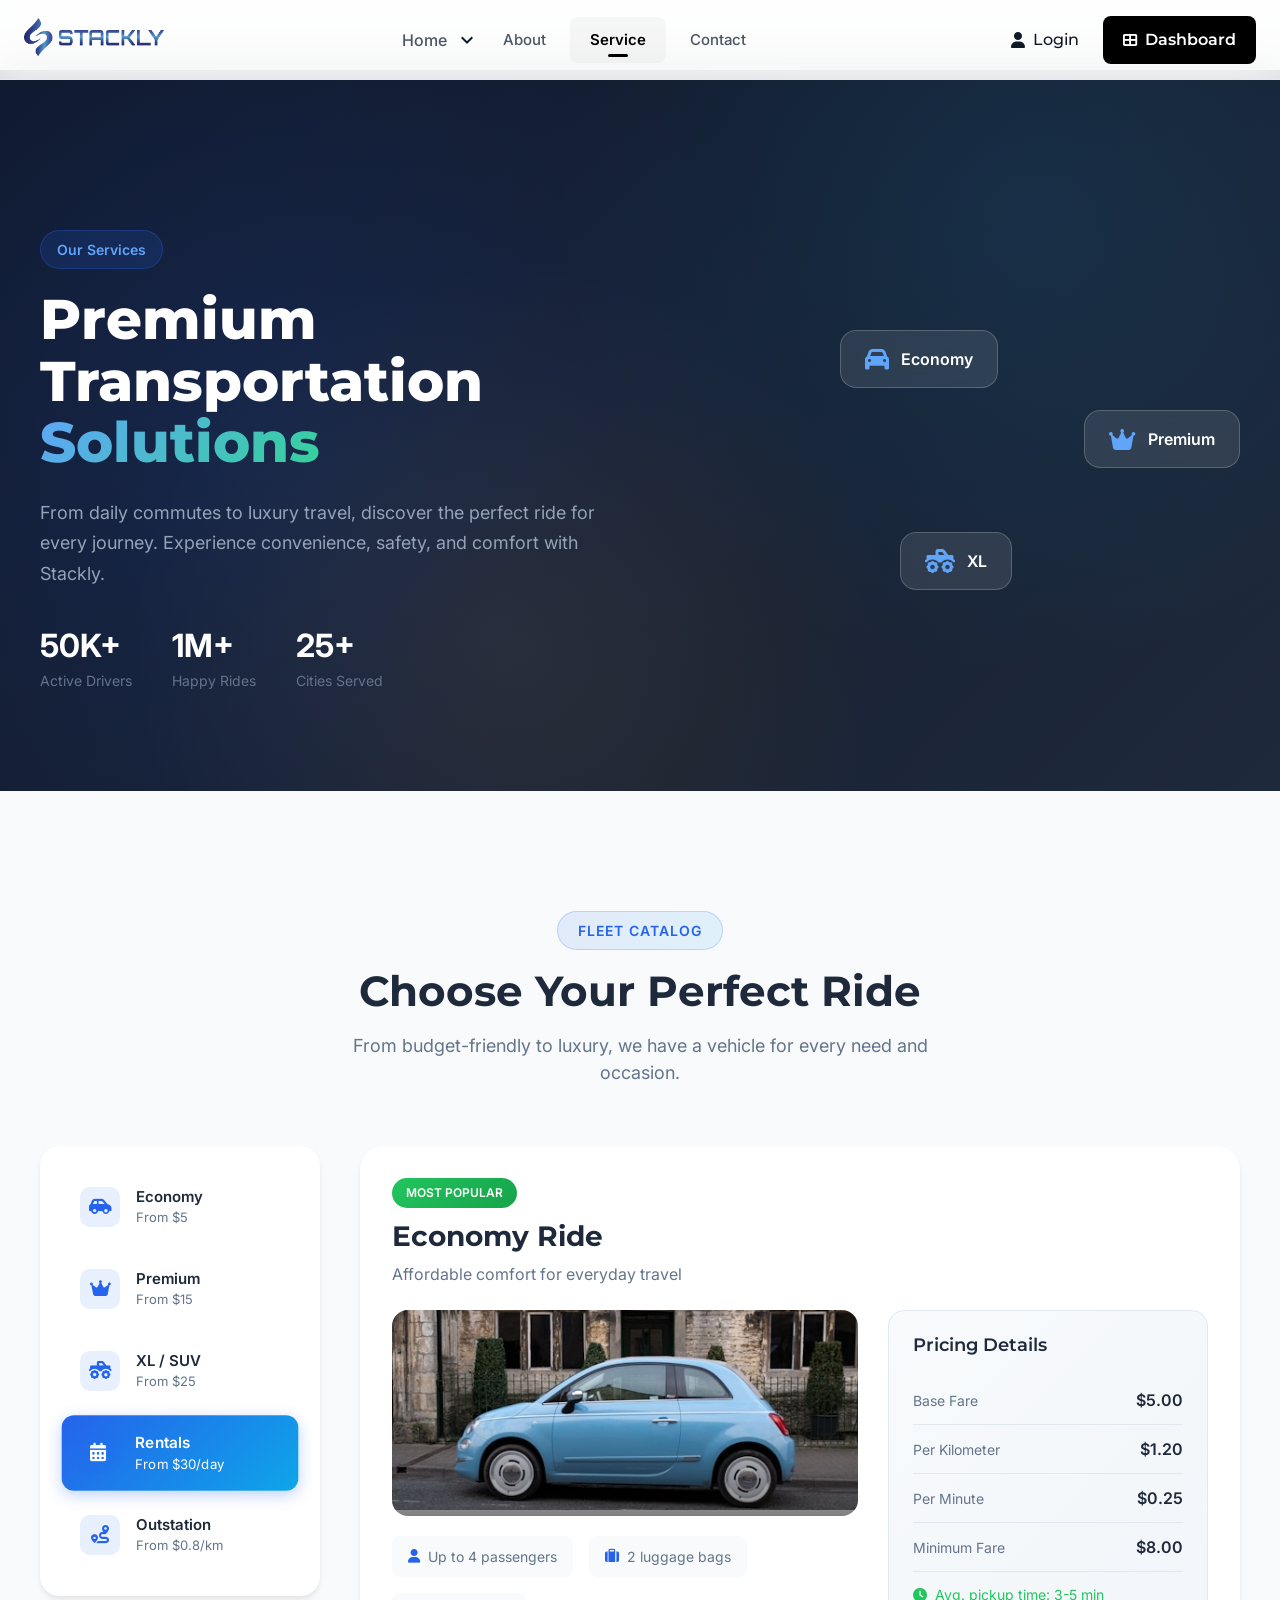
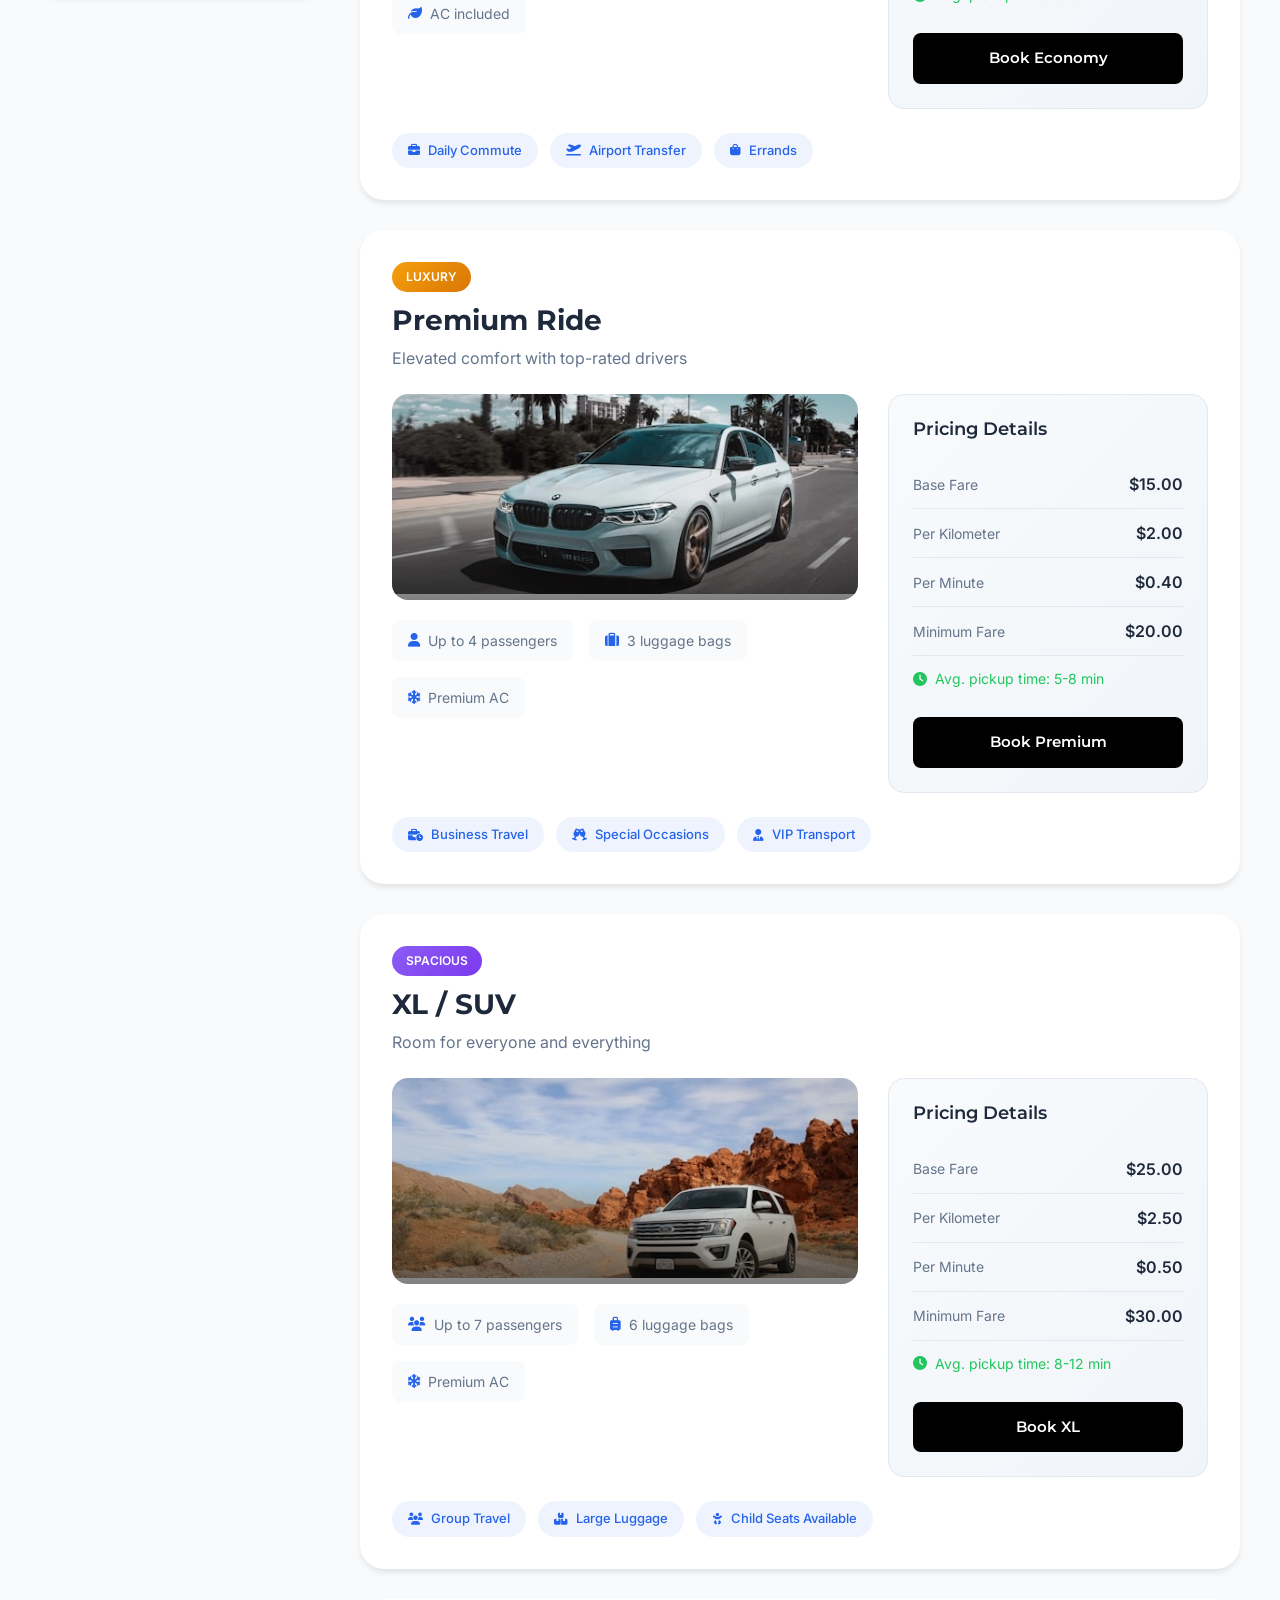
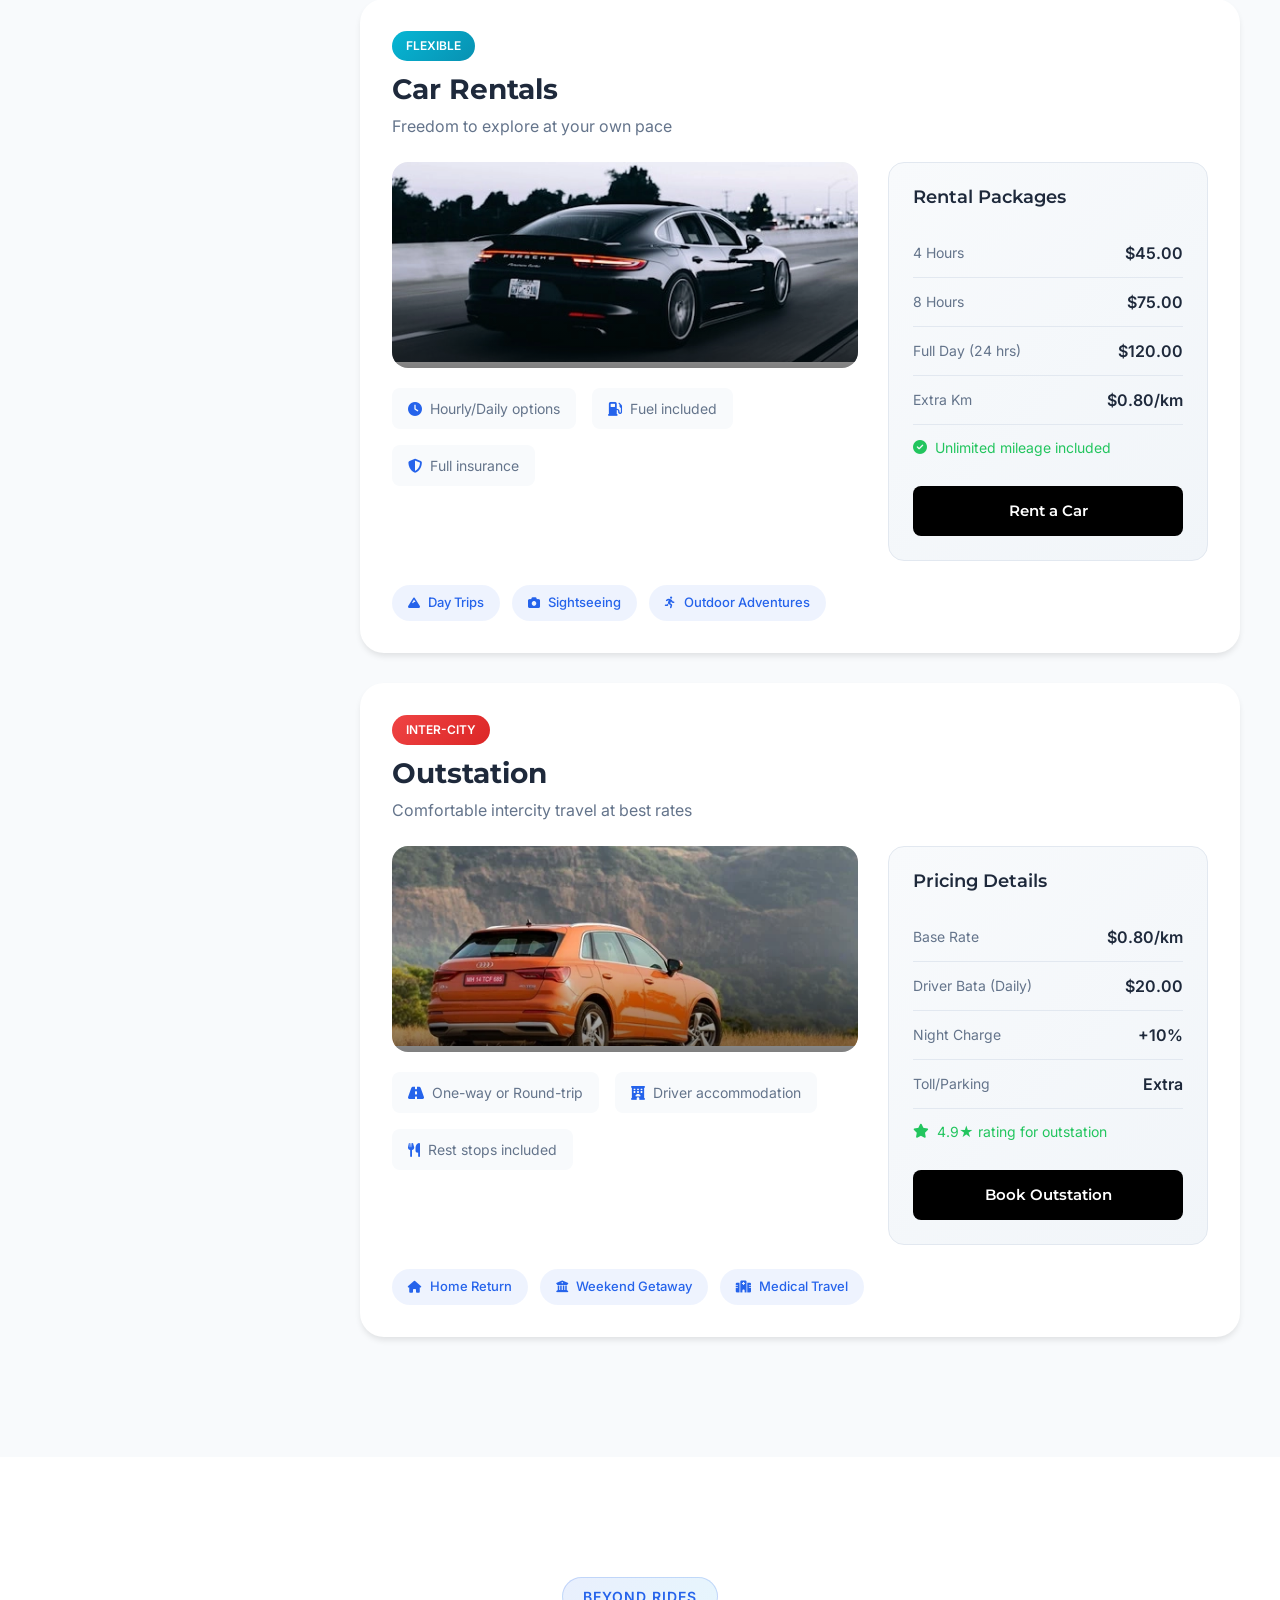
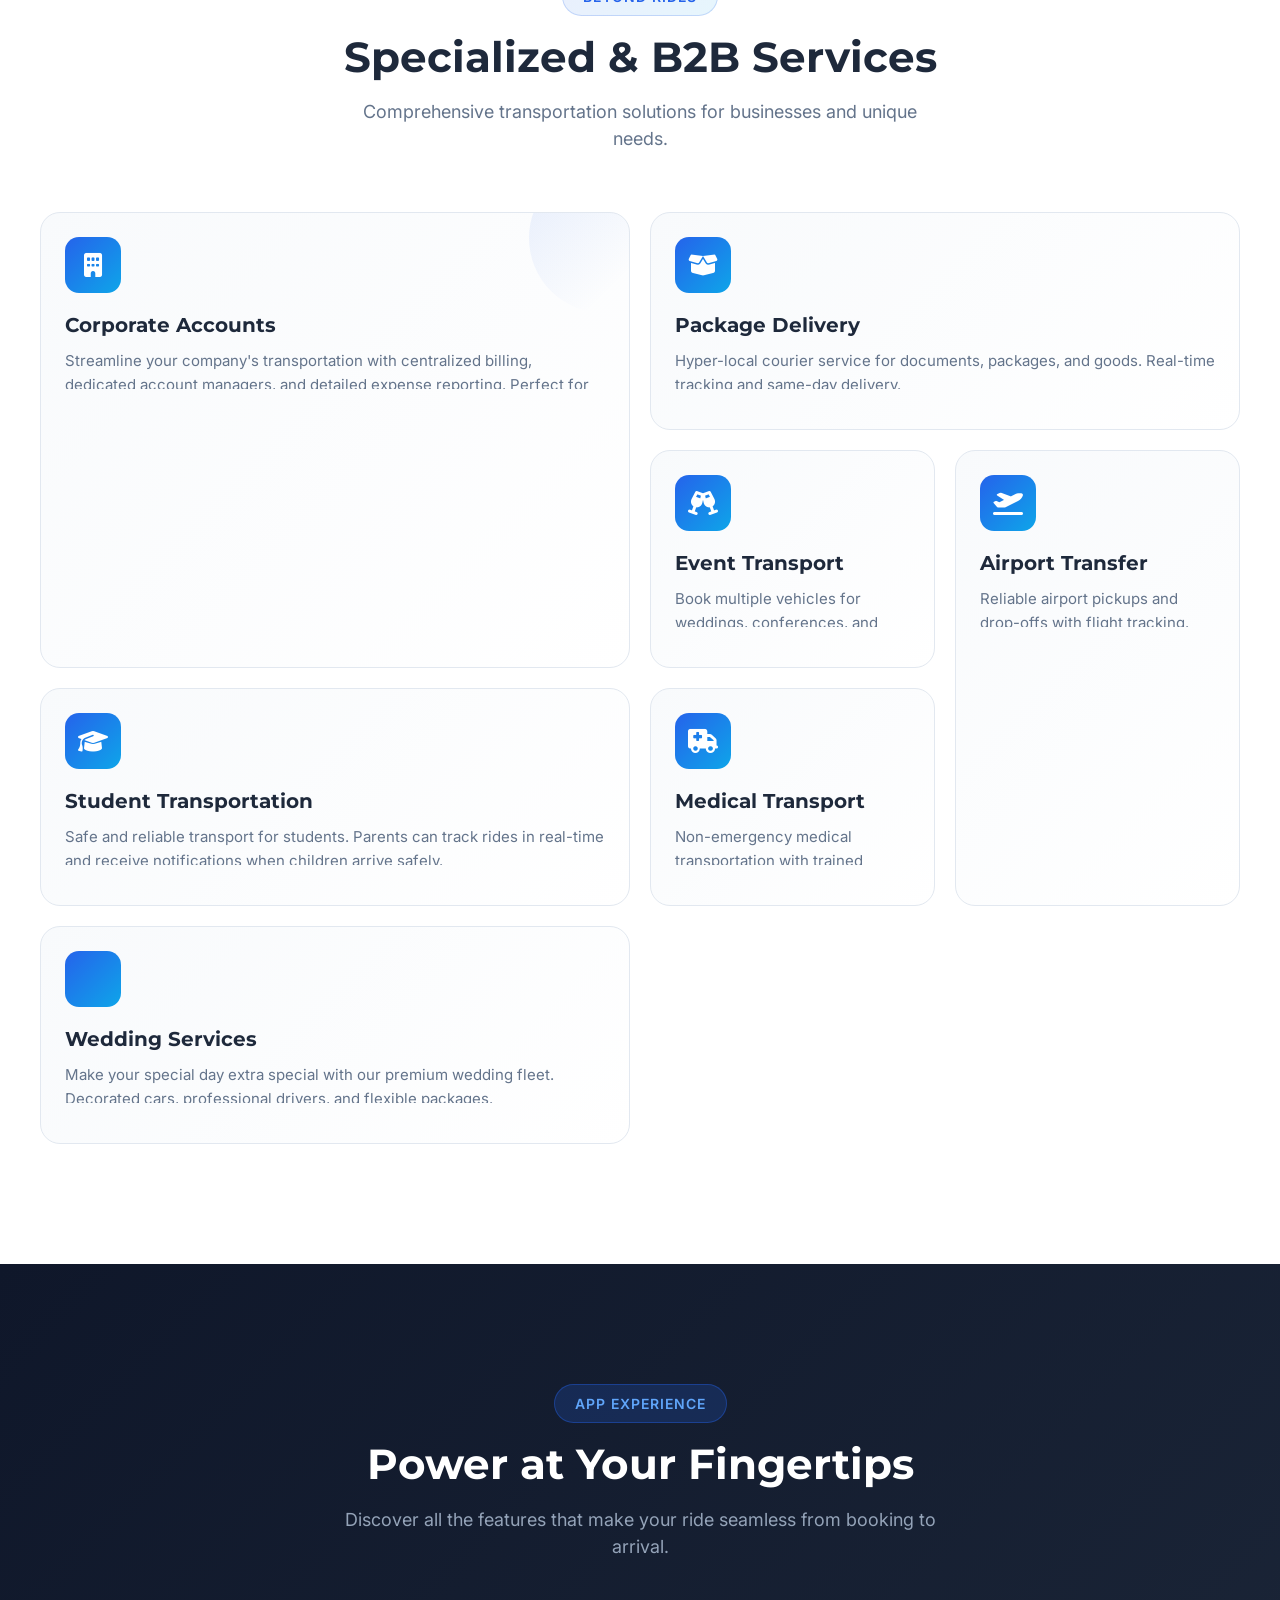
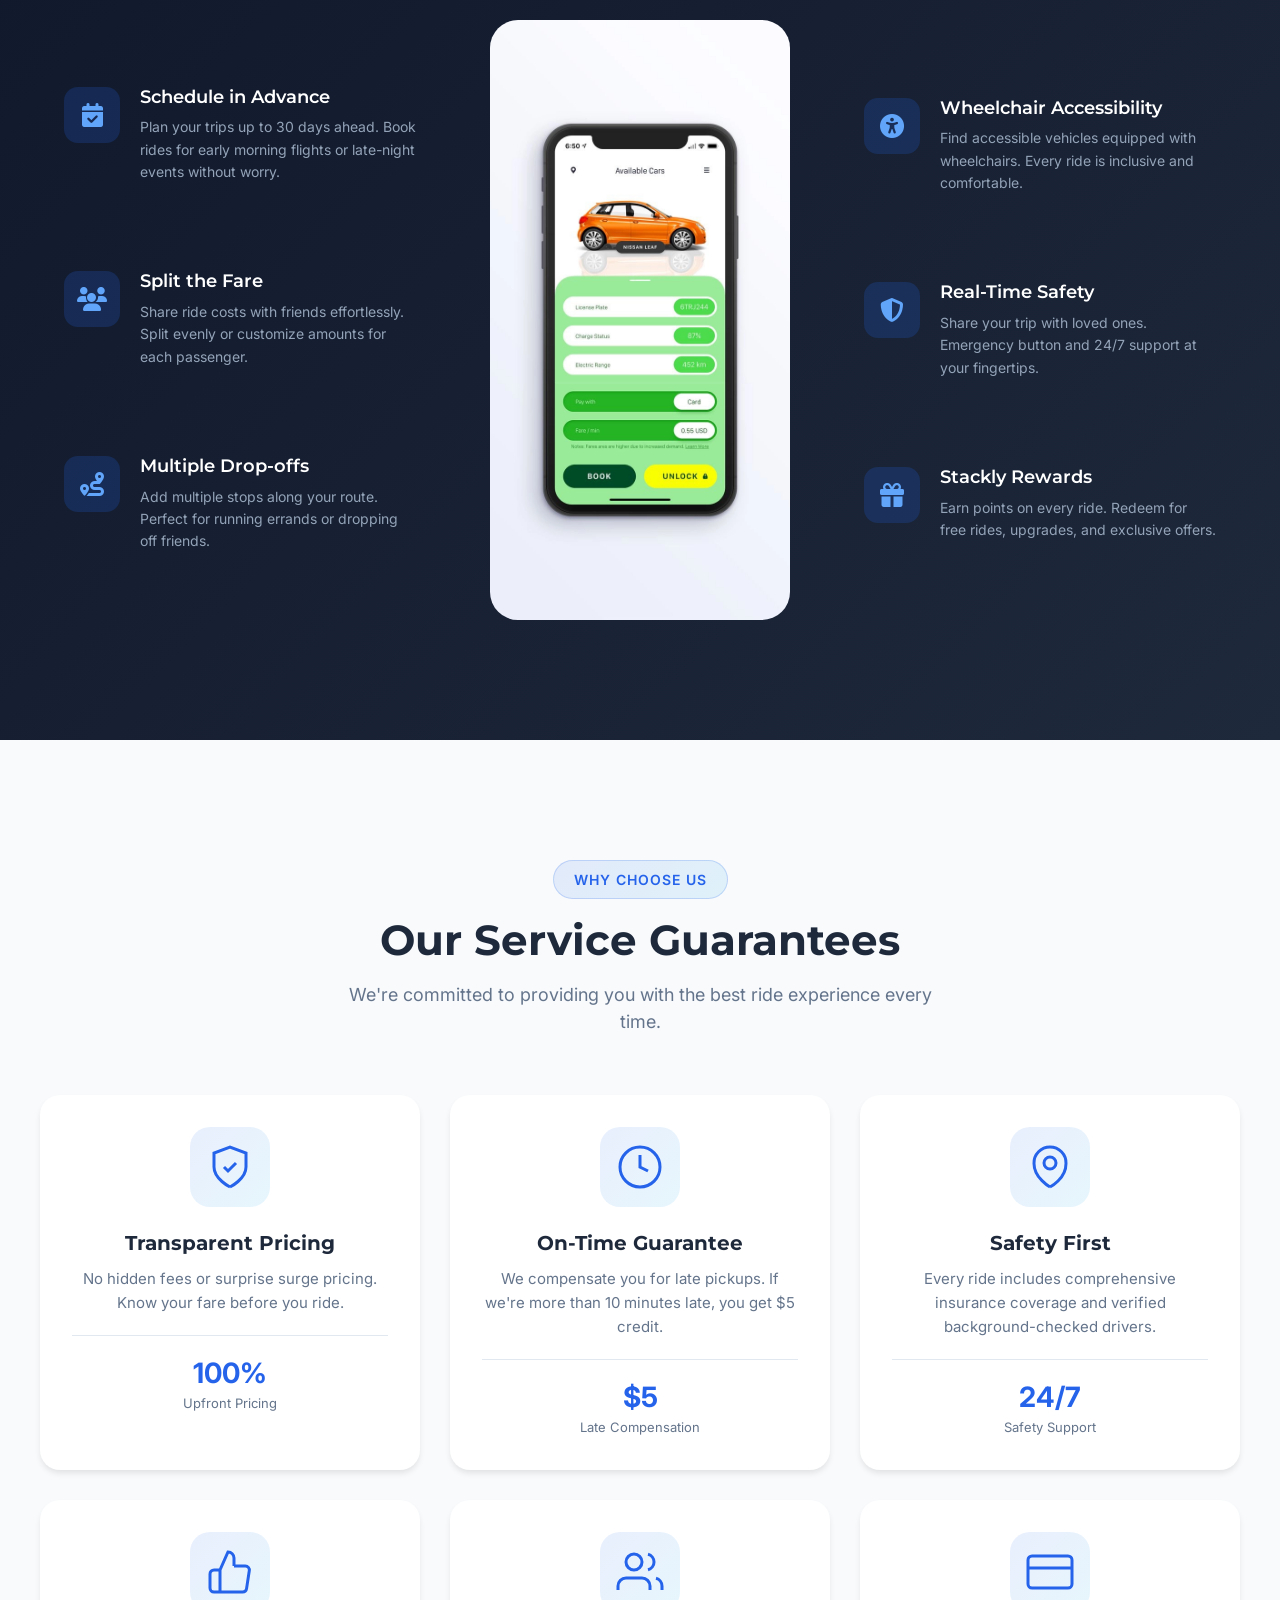
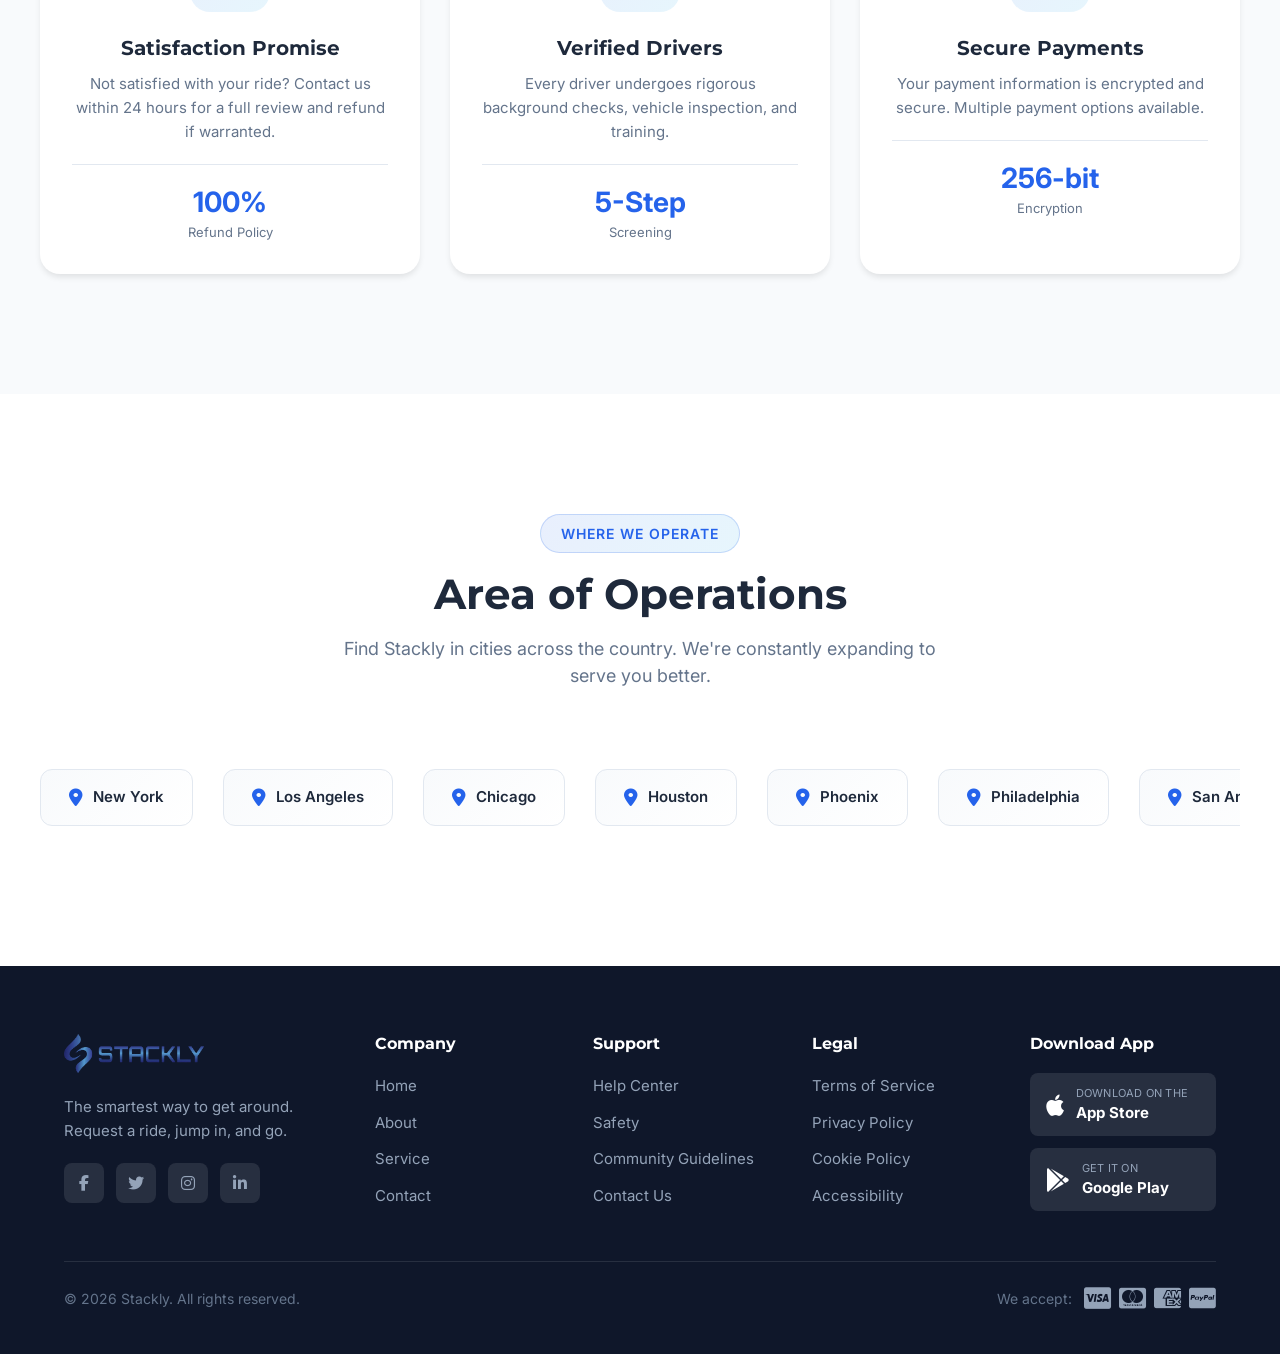
<file: services.html>
<!DOCTYPE html>
<html lang="en">

<head>
    <meta charset="UTF-8">
    <meta name="viewport" content="width=device-width, initial-scale=1.0">
    <title>Services - Stackly</title>
    <link rel="stylesheet" href="shared.css">
    <link rel="stylesheet" href="style.css">
    <link rel="stylesheet" href="services.css">
    <link href="https://fonts.googleapis.com/icon?family=Material+Icons" rel="stylesheet">
    <link
        href="https://fonts.googleapis.com/css2?family=DM+Sans:wght@400;500;600;700&family=Inter:wght@300;400;500;600;700;800&family=Outfit:wght@400;600;700;800;900&display=swap"
        rel="stylesheet" />
    <link rel="stylesheet" href="https://cdnjs.cloudflare.com/ajax/libs/font-awesome/6.5.1/css/all.min.css">
    <link href="https://unpkg.com/aos@2.3.1/dist/aos.css" rel="stylesheet">
</head>

<header class="header">
    <div class="header-container">
        <a href="index.html">
            <img src="./assets/Stackly-logo-Blue.webp" alt="Logo" class="logo">
        </a>
        <nav class="nav-menu" id="navMenu">
            <ul class="nav-list">
                <div class="home-nav active">
                    <li class="nav-item">
                        <a href="index.html" class="home-btn nav-link">
                            Home
                            <span class="nav-indicator"></span>
                        </a>
                    </li>

                    <span class="material-icons dropdown-icon" id="homeDropdownBtn">
                        expand_more
                    </span>

                    <div class="home-select" id="homeDropdown">
                        <a href="./Homepage2/index.html" class="nav-link">Home Page 2</a>
                    </div>
                </div>
                <li class="nav-item">
                    <a href="about.html" class="nav-link">
                        <span>About</span>
                        <span class="nav-indicator"></span>
                    </a>
                </li>
                <li class="nav-item">
                    <a href="services.html" class="nav-link active">
                        <span>Service</span>
                        <span class="nav-indicator"></span>
                    </a>
                </li>
                <li class="nav-item">
                    <a href="contact.html" class="nav-link">
                        <span>Contact</span>
                        <span class="nav-indicator"></span>
                    </a>
                </li>
                <div class="header-actions mob-view">
                    <a href="login.html" class="btn btn-text nav-login">
                        <i class="fas fa-user"></i>
                        <span>Login</span>
                    </a>
                    <a href="dashboard.html" class="btn btn-primary nav-dashboard">
                        <i class="fas fa-th-large"></i>
                        <span>Dashboard</span>
                    </a>
                </div>
            </ul>
        </nav>
        <div class="header-actions">
            <a href="login.html" class="btn btn-text nav-login">
                <i class="fas fa-user"></i>
                <span>Login</span>
            </a>
            <a href="dashboard.html" class="btn btn-primary nav-dashboard">
                <i class="fas fa-th-large"></i>
                <span>Dashboard</span>
            </a>
        </div>
        <button class="mobile-toggle" id="mobileToggle" aria-label="Toggle menu">
            <span class="hamburger">
                <span></span>
                <span></span>
                <span></span>
            </span>
        </button>
    </div>
</header>


<section class="services-hero">
    <div class="hero-bg-pattern"></div>
    <div class="container">
        <div class="services-hero-content">
            <span class="services-badge">Our Services</span>
            <h1 class="services-hero-title" data-aos="fade-right">Premium Transportation<br><span class="text-gradient">Solutions</span>
            </h1>
            <p class="services-hero-subtitle" data-aos="fade-up">From daily commutes to luxury travel, discover the perfect ride for
                every journey. Experience convenience, safety, and comfort with Stackly.</p>
            <div class="services-hero-stats" data-aos="fade-down">
                <div class="h-stat">
                    <span class="h-stat-value">50K+</span>
                    <span class="h-stat-label">Active Drivers</span>
                </div>
                <div class="h-stat">
                    <span class="h-stat-value">1M+</span>
                    <span class="h-stat-label">Happy Rides</span>
                </div>
                <div class="h-stat">
                    <span class="h-stat-value">25+</span>
                    <span class="h-stat-label">Cities Served</span>
                </div>
            </div>
        </div>
        <div class="services-hero-visual">
            <div class="floating-car-cards">
                <div class="fc-card fc-1">
                    <i class="fas fa-car"></i>
                    <span>Economy</span>
                </div>
                <div class="fc-card fc-2">
                    <i class="fas fa-crown"></i>
                    <span>Premium</span>
                </div>
                <div class="fc-card fc-3">
                    <i class="fas fa-truck-monster"></i>
                    <span>XL</span>
                </div>
            </div>  
        </div>
    </div>
</section>


<section class="fleet-catalog-section" id="fleet-catalog">
    <div class="container">
        <div class="section-header text-center">
            <span class="section-badge">Fleet Catalog</span>
            <h2 class="section-title">Choose Your Perfect Ride</h2>
            <p class="section-subtitle">From budget-friendly to luxury, we have a vehicle for every need and
                occasion.</p>
        </div>

        <div class="fleet-catalog-wrapper">

            <nav class="fleet-sticky-menu">
                <ul class="fleet-menu-list">
                    <li class="fleet-menu-item active" data-target="economy">
                        <span class="fleet-menu-icon"><i class="fas fa-car-side"></i></span>
                        <div class="fleet-menu-text">
                            <span class="fleet-menu-title">Economy</span>
                            <span class="fleet-menu-price">From $5</span>
                        </div>
                    </li>
                    <li class="fleet-menu-item" data-target="premium">
                        <span class="fleet-menu-icon"><i class="fas fa-crown"></i></span>
                        <div class="fleet-menu-text">
                            <span class="fleet-menu-title">Premium</span>
                            <span class="fleet-menu-price">From $15</span>
                        </div>
                    </li>
                    <li class="fleet-menu-item" data-target="xl">
                        <span class="fleet-menu-icon"><i class="fas fa-truck-monster"></i></span>
                        <div class="fleet-menu-text">
                            <span class="fleet-menu-title">XL / SUV</span>
                            <span class="fleet-menu-price">From $25</span>
                        </div>
                    </li>
                    <li class="fleet-menu-item" data-target="rentals">
                        <span class="fleet-menu-icon"><i class="fas fa-calendar-alt"></i></span>
                        <div class="fleet-menu-text">
                            <span class="fleet-menu-title">Rentals</span>
                            <span class="fleet-menu-price">From $30/day</span>
                        </div>
                    </li>
                    <li class="fleet-menu-item" data-target="outstation">
                        <span class="fleet-menu-icon"><i class="fas fa-route"></i></span>
                        <div class="fleet-menu-text">
                            <span class="fleet-menu-title">Outstation</span>
                            <span class="fleet-menu-price">From $0.8/km</span>
                        </div>
                    </li>
                </ul>
            </nav>
            <div class="fleet-content-scroll">
                <article class="fleet-detail-card" id="economy">
                    <div class="fleet-detail-header">
                        <div class="fleet-detail-badge">Most Popular</div>
                        <h3 class="fleet-detail-title">Economy Ride</h3>
                        <p class="fleet-detail-subtitle">Affordable comfort for everyday travel</p>
                    </div>
                    <div class="fleet-detail-grid">
                        <div class="fleet-car-showcase">
                            <div class="car-image-container">
                                <img src="./assets/car1.webp" alt="Economy Car" class="fleet-car-image">
                                <div class="car-overlay"></div>
                            </div>
                            <div class="car-features-list">
                                <div class="car-feature"><i class="fas fa-user"></i> Up to 4 passengers</div>
                                <div class="car-feature"><i class="fas fa-suitcase"></i> 2 luggage bags</div>
                                <div class="car-feature"><i class="fas fa-leaf"></i> AC included</div>
                            </div>
                        </div>
                        <div class="fleet-pricing-card">
                            <h4>Pricing Details</h4>
                            <div class="price-row">
                                <span>Base Fare</span>
                                <span class="price-value">$5.00</span>
                            </div>
                            <div class="price-row">
                                <span>Per Kilometer</span>
                                <span class="price-value">$1.20</span>
                            </div>
                            <div class="price-row">
                                <span>Per Minute</span>
                                <span class="price-value">$0.25</span>
                            </div>
                            <div class="price-row">
                                <span>Minimum Fare</span>
                                <span class="price-value">$8.00</span>
                            </div>
                            <div class="price-eta">
                                <i class="fas fa-clock"></i>
                                <span>Avg. pickup time: 3-5 min</span>
                            </div>
                            <a href="404page.html" class="btn btn-primary btn-full">Book Economy</a>
                        </div>
                    </div>
                    <div class="fleet-use-cases">
                        <span class="use-case-tag"><i class="fas fa-briefcase"></i> Daily Commute</span>
                        <span class="use-case-tag"><i class="fas fa-plane-departure"></i> Airport Transfer</span>
                        <span class="use-case-tag"><i class="fas fa-shopping-bag"></i> Errands</span>
                    </div>
                </article>


                <article class="fleet-detail-card" id="premium">
                    <div class="fleet-detail-header">
                        <div class="fleet-detail-badge premium">Luxury</div>
                        <h3 class="fleet-detail-title">Premium Ride</h3>
                        <p class="fleet-detail-subtitle">Elevated comfort with top-rated drivers</p>
                    </div>
                    <div class="fleet-detail-grid">
                        <div class="fleet-car-showcase">
                            <div class="car-image-container">
                                <img src="./assets/car2.webp" alt="Premium Car" class="fleet-car-image">
                                <div class="car-overlay"></div>
                            </div>
                            <div class="car-features-list">
                                <div class="car-feature"><i class="fas fa-user"></i> Up to 4 passengers</div>
                                <div class="car-feature"><i class="fas fa-suitcase"></i> 3 luggage bags</div>
                                <div class="car-feature"><i class="fas fa-snowflake"></i> Premium AC</div>
                            </div>
                        </div>
                        <div class="fleet-pricing-card">
                            <h4>Pricing Details</h4>
                            <div class="price-row">
                                <span>Base Fare</span>
                                <span class="price-value">$15.00</span>
                            </div>
                            <div class="price-row">
                                <span>Per Kilometer</span>
                                <span class="price-value">$2.00</span>
                            </div>
                            <div class="price-row">
                                <span>Per Minute</span>
                                <span class="price-value">$0.40</span>
                            </div>
                            <div class="price-row">
                                <span>Minimum Fare</span>
                                <span class="price-value">$20.00</span>
                            </div>
                            <div class="price-eta">
                                <i class="fas fa-clock"></i>
                                <span>Avg. pickup time: 5-8 min</span>
                            </div>
                            <a href="404page.html" class="btn btn-primary btn-full">Book Premium</a>
                        </div>
                    </div>
                    <div class="fleet-use-cases">
                        <span class="use-case-tag"><i class="fas fa-business-time"></i> Business Travel</span>
                        <span class="use-case-tag"><i class="fas fa-glass-cheers"></i> Special Occasions</span>
                        <span class="use-case-tag"><i class="fas fa-user-tie"></i> VIP Transport</span>
                    </div>
                </article>


                <article class="fleet-detail-card" id="xl">
                    <div class="fleet-detail-header">
                        <div class="fleet-detail-badge xl">Spacious</div>
                        <h3 class="fleet-detail-title">XL / SUV</h3>
                        <p class="fleet-detail-subtitle">Room for everyone and everything</p>
                    </div>
                    <div class="fleet-detail-grid">
                        <div class="fleet-car-showcase">
                            <div class="car-image-container">
                                <img src="./assets/car3.webp" alt="XL Car" class="fleet-car-image">
                                <div class="car-overlay"></div>
                            </div>
                            <div class="car-features-list">
                                <div class="car-feature"><i class="fas fa-users"></i> Up to 7 passengers</div>
                                <div class="car-feature"><i class="fas fa-suitcase-rolling"></i> 6 luggage bags
                                </div>
                                <div class="car-feature"><i class="fas fa-snowflake"></i> Premium AC</div>
                            </div>
                        </div>
                        <div class="fleet-pricing-card">
                            <h4>Pricing Details</h4>
                            <div class="price-row">
                                <span>Base Fare</span>
                                <span class="price-value">$25.00</span>
                            </div>
                            <div class="price-row">
                                <span>Per Kilometer</span>
                                <span class="price-value">$2.50</span>
                            </div>
                            <div class="price-row">
                                <span>Per Minute</span>
                                <span class="price-value">$0.50</span>
                            </div>
                            <div class="price-row">
                                <span>Minimum Fare</span>
                                <span class="price-value">$30.00</span>
                            </div>
                            <div class="price-eta">
                                <i class="fas fa-clock"></i>
                                <span>Avg. pickup time: 8-12 min</span>
                            </div>
                            <a href="404page.html" class="btn btn-primary btn-full">Book XL</a>
                        </div>
                    </div>
                    <div class="fleet-use-cases">
                        <span class="use-case-tag"><i class="fas fa-users"></i> Group Travel</span>
                        <span class="use-case-tag"><i class="fas fa-boxes"></i> Large Luggage</span>
                        <span class="use-case-tag"><i class="fas fa-baby"></i> Child Seats Available</span>
                    </div>
                </article>


                <article class="fleet-detail-card" id="rentals">
                    <div class="fleet-detail-header">
                        <div class="fleet-detail-badge rentals">Flexible</div>
                        <h3 class="fleet-detail-title">Car Rentals</h3>
                        <p class="fleet-detail-subtitle">Freedom to explore at your own pace</p>
                    </div>
                    <div class="fleet-detail-grid">
                        <div class="fleet-car-showcase">
                            <div class="car-image-container">
                                <img src="./assets/car4.webp" alt="Rental Car" class="fleet-car-image">
                                <div class="car-overlay"></div>
                            </div>
                            <div class="car-features-list">
                                <div class="car-feature"><i class="fas fa-clock"></i> Hourly/Daily options</div>
                                <div class="car-feature"><i class="fas fa-gas-pump"></i> Fuel included</div>
                                <div class="car-feature"><i class="fas fa-shield-alt"></i> Full insurance</div>
                            </div>
                        </div>
                        <div class="fleet-pricing-card">
                            <h4>Rental Packages</h4>
                            <div class="price-row">
                                <span>4 Hours</span>
                                <span class="price-value">$45.00</span>
                            </div>
                            <div class="price-row">
                                <span>8 Hours</span>
                                <span class="price-value">$75.00</span>
                            </div>
                            <div class="price-row">
                                <span>Full Day (24 hrs)</span>
                                <span class="price-value">$120.00</span>
                            </div>
                            <div class="price-row">
                                <span>Extra Km</span>
                                <span class="price-value">$0.80/km</span>
                            </div>
                            <div class="price-eta">
                                <i class="fas fa-check-circle"></i>
                                <span>Unlimited mileage included</span>
                            </div>
                            <a href="404page.html" class="btn btn-primary btn-full">Rent a Car</a>
                        </div>
                    </div>
                    <div class="fleet-use-cases">
                        <span class="use-case-tag"><i class="fas fa-mountain"></i> Day Trips</span>
                        <span class="use-case-tag"><i class="fas fa-camera"></i> Sightseeing</span>
                        <span class="use-case-tag"><i class="fas fa-running"></i> Outdoor Adventures</span>
                    </div>
                </article>


                <article class="fleet-detail-card" id="outstation">
                    <div class="fleet-detail-header">
                        <div class="fleet-detail-badge outstation">Inter-City</div>
                        <h3 class="fleet-detail-title">Outstation</h3>
                        <p class="fleet-detail-subtitle">Comfortable intercity travel at best rates</p>
                    </div>
                    <div class="fleet-detail-grid">
                        <div class="fleet-car-showcase">
                            <div class="car-image-container">
                                <img src="./assets/car6.webp" alt="Outstation Car" class="fleet-car-image">
                                <div class="car-overlay"></div>
                            </div>
                            <div class="car-features-list">
                                <div class="car-feature"><i class="fas fa-road"></i> One-way or Round-trip</div>
                                <div class="car-feature"><i class="fas fa-hotel"></i> Driver accommodation</div>
                                <div class="car-feature"><i class="fas fa-utensils"></i> Rest stops included</div>
                            </div>
                        </div>
                        <div class="fleet-pricing-card">
                            <h4>Pricing Details</h4>
                            <div class="price-row">
                                <span>Base Rate</span>
                                <span class="price-value">$0.80/km</span>
                            </div>
                            <div class="price-row">
                                <span>Driver Bata (Daily)</span>
                                <span class="price-value">$20.00</span>
                            </div>
                            <div class="price-row">
                                <span>Night Charge</span>
                                <span class="price-value">+10%</span>
                            </div>
                            <div class="price-row">
                                <span>Toll/Parking</span>
                                <span class="price-value">Extra</span>
                            </div>
                            <div class="price-eta">
                                <i class="fas fa-star"></i>
                                <span>4.9★ rating for outstation</span>
                            </div>
                            <a href="404page.html" class="btn btn-primary btn-full">Book Outstation</a>
                        </div>
                    </div>
                    <div class="fleet-use-cases">
                        <span class="use-case-tag"><i class="fas fa-home"></i> Home Return</span>
                        <span class="use-case-tag"><i class="fas fa-university"></i> Weekend Getaway</span>
                        <span class="use-case-tag"><i class="fas fa-hospital"></i> Medical Travel</span>
                    </div>
                </article>
            </div>
        </div>
    </div>
</section>


<section class="b2b-services-section" data-aos="fade-up" data-aos-delay="300">
    <div class="container">
        <div class="section-header text-center">
            <span class="section-badge">Beyond Rides</span>
            <h2 class="section-title">Specialized & B2B Services</h2>
            <p class="section-subtitle">Comprehensive transportation solutions for businesses and unique needs.</p>
        </div>

        <div class="b2b-bento-grid">

            <div class="b2b-bento-card b2b-large">
                <div class="b2b-card-icon">
                    <i class="fas fa-building"></i>
                </div>
                <div class="b2b-card-content">
                    <h3 class="b2b-card-title">Corporate Accounts</h3>
                    <p class="b2b-card-desc">Streamline your company's transportation with centralized billing,
                        dedicated account managers, and detailed expense reporting. Perfect for businesses of all
                        sizes.</p>
                    <ul class="b2b-features">
                        <li><i class="fas fa-check"></i> Centralized billing</li>
                        <li><i class="fas fa-check"></i> Employee management dashboard</li>
                        <li><i class="fas fa-check"></i> Custom spending limits</li>
                    </ul>
                    <a href="404page.html" class="b2b-learn-more">Learn More <i class="fas fa-arrow-right"></i></a>
                </div>
                <div class="b2b-card-decoration">
                    <div class="b2b-deco-circle"></div>
                </div>
            </div>


            <div class="b2b-bento-card b2b-medium">
                <div class="b2b-card-icon">
                    <i class="fas fa-box-open"></i>
                </div>
                <div class="b2b-card-content">
                    <h3 class="b2b-card-title">Package Delivery</h3>
                    <p class="b2b-card-desc">Hyper-local courier service for documents, packages, and goods.
                        Real-time tracking and same-day delivery.</p>
                    <div class="b2b-stats-mini">
                        <div class="b2b-stat-mini">
                            <span class="bsm-value">2hrs</span>
                            <span class="bsm-label">Delivery</span>
                        </div>
                        <div class="b2b-stat-mini">
                            <span class="bsm-value">99%</span>
                            <span class="bsm-label">On-time</span>
                        </div>
                    </div>
                </div>
            </div>


            <div class="b2b-bento-card b2b-small">
                <div class="b2b-card-icon">
                    <i class="fas fa-glass-cheers"></i>
                </div>
                <div class="b2b-card-content">
                    <h3 class="b2b-card-title">Event Transport</h3>
                    <p class="b2b-card-desc">Book multiple vehicles for weddings, conferences, and parties.</p>
                </div>
            </div>


            <div class="b2b-bento-card b2b-tall">
                <div class="b2b-card-icon">
                    <i class="fas fa-plane-departure"></i>
                </div>
                <div class="b2b-card-content">
                    <h3 class="b2b-card-title">Airport Transfer</h3>
                    <p class="b2b-card-desc">Reliable airport pickups and drop-offs with flight tracking. We monitor
                        your flight and adjust pickup time automatically.</p>
                    <div class="b2b-feature-list">
                        <div class="b2b-feature-item">
                            <i class="fas fa-plane-slash"></i>
                            <span>Flight monitoring</span>
                        </div>
                        <div class="b2b-feature-item">
                            <i class="fas fa-clock"></i>
                            <span>1hr free wait</span>
                        </div>
                        <div class="b2b-feature-item">
                            <i class="fas fa-suitcase"></i>
                            <span>Help with luggage</span>
                        </div>
                    </div>
                </div>
            </div>


            <div class="b2b-bento-card b2b-wide">
                <div class="b2b-card-icon">
                    <i class="fas fa-graduation-cap"></i>
                </div>
                <div class="b2b-card-content">
                    <h3 class="b2b-card-title">Student Transportation</h3>
                    <p class="b2b-card-desc">Safe and reliable transport for students. Parents can track rides in
                        real-time and receive notifications when children arrive safely.</p>
                    <div class="b2b-icons-row">
                        <div class="b2b-icon-mini"><i class="fas fa-map-marker-alt"></i> Live tracking</div>
                        <div class="b2b-icon-mini"><i class="fas fa-bell"></i> Alerts</div>
                        <div class="b2b-icon-mini"><i class="fas fa-shield-alt"></i> Verified drivers</div>
                    </div>
                </div>
            </div>


            <div class="b2b-bento-card b2b-small">
                <div class="b2b-card-icon">
                    <i class="fas fa-ambulance"></i>
                </div>
                <div class="b2b-card-content">
                    <h3 class="b2b-card-title">Medical Transport</h3>
                    <p class="b2b-card-desc">Non-emergency medical transportation with trained drivers.</p>
                </div>
            </div>


            <div class="b2b-bento-card b2b-medium">
                <div class="b2b-card-icon">
                    <i class="fas fa-rings-wedding"></i>
                </div>
                <div class="b2b-card-content">
                    <h3 class="b2b-card-title">Wedding Services</h3>
                    <p class="b2b-card-desc">Make your special day extra special with our premium wedding fleet.
                        Decorated cars, professional drivers, and flexible packages.</p>
                    <div class="b2b-stats-mini">
                        <div class="b2b-stat-mini">
                            <span class="bsm-value">50+</span>
                            <span class="bsm-label">Cars</span>
                        </div>
                        <div class="b2b-stat-mini">
                            <span class="bsm-value">5★</span>
                            <span class="bsm-label">Service</span>
                        </div>
                    </div>
                </div>
            </div>
        </div>
    </div>
</section>


<section class="app-experience-section">
    <div class="container">
        <div class="section-header text-center">
            <span class="section-badge">App Experience</span>
            <h2 class="section-title">Power at Your Fingertips</h2>
            <p class="section-subtitle">Discover all the features that make your ride seamless from booking to
                arrival.</p>
        </div>

        <div class="app-experience-wrapper">

            <div class="app-features-left">
                <div class="app-feature-block" data-feature="schedule" data-aos="fade-up" data-aos-delay="100">
                    <div class="afb-icon">
                        <i class="fas fa-calendar-check"></i>
                    </div>
                    <div class="afb-content">
                        <h3>Schedule in Advance</h3>
                        <p>Plan your trips up to 30 days ahead. Book rides for early morning flights or late-night
                            events without worry.</p>
                    </div>
                </div>
                <div class="app-feature-block" data-feature="split" data-aos="fade-up" data-aos-delay="200">
                    <div class="afb-icon">
                        <i class="fas fa-users"></i>
                    </div>
                    <div class="afb-content">
                        <h3>Split the Fare</h3>
                        <p>Share ride costs with friends effortlessly. Split evenly or customize amounts for each
                            passenger.</p>
                    </div>
                </div>
                <div class="app-feature-block" data-feature="multidrop" data-aos="fade-up" data-aos-delay="300">
                    <div class="afb-icon">
                        <i class="fas fa-route"></i>
                    </div>
                    <div class="afb-content">
                        <h3>Multiple Drop-offs</h3>
                        <p>Add multiple stops along your route. Perfect for running errands or dropping off friends.
                        </p>
                    </div>
                </div>
            </div>

            <section class="scroll-track" id="appScrollTrack">

                <div class="sticky-content">

                    <div class="app-phone-container">
                        <div class="phone-screen-large" id="phoneScreen">
                            <img src="./assets/services3.webp" class="screen-img active" alt="Schedule">
                            <img src="./assets/services2.webp" class="screen-img" alt="Split">
                            <img src="./assets/services1.webp" class="screen-img" alt="Multi">
                            <img src="./assets/services2.webp" class="screen-img" alt="Access">
                        </div>
                    </div>

                </div>

            </section>


            <div class="app-features-right">
                <div class="app-feature-block" data-feature="accessibility" data-aos="fade-down" data-aos-delay="100">
                    <div class="afb-icon">
                        <i class="fas fa-universal-access"></i>
                    </div>
                    <div class="afb-content">
                        <h3>Wheelchair Accessibility</h3>
                        <p>Find accessible vehicles equipped with wheelchairs. Every ride is inclusive and
                            comfortable.</p>
                    </div>
                </div>
                <div class="app-feature-block" data-feature="safety" data-aos="fade-down" data-aos-delay="100">
                    <div class="afb-icon">
                        <i class="fas fa-shield-alt"></i>
                    </div>
                    <div class="afb-content">
                        <h3>Real-Time Safety</h3>
                        <p>Share your trip with loved ones. Emergency button and 24/7 support at your fingertips.
                        </p>
                    </div>
                </div>
                <div class="app-feature-block" data-feature="rewards" data-aos="fade-down" data-aos-delay="100">
                    <div class="afb-icon">
                        <i class="fas fa-gift"></i>
                    </div>
                    <div class="afb-content">
                        <h3>Stackly Rewards</h3>
                        <p>Earn points on every ride. Redeem for free rides, upgrades, and exclusive offers.</p>
                    </div>
                </div>
            </div>
        </div>
    </div>
</section>


<section class="guarantees-section" data-aos="zoom">
    <div class="container">
        <div class="section-header text-center">
            <span class="section-badge">Why Choose Us</span>
            <h2 class="section-title">Our Service Guarantees</h2>
            <p class="section-subtitle">We're committed to providing you with the best ride experience every time.
            </p>
        </div>

        <div class="guarantees-grid">

            <div class="guarantee-card">
                <div class="guarantee-icon">
                    <svg class="guarantee-svg" viewBox="0 0 24 24" fill="none" stroke="currentColor" stroke-width="1.5">
                        <path class="svg-draw" d="M12 22s8-4 8-10V5l-8-3-8 3v7c0 6 8 10 8 10z" />
                        <path class="svg-draw" d="M9 12l2 2 4-4" />
                    </svg>
                </div>
                <h3 class="guarantee-title">Transparent Pricing</h3>
                <p class="guarantee-desc">No hidden fees or surprise surge pricing. Know your fare before you ride.
                </p>
                <div class="guarantee-stats">
                    <span class="guarantee-stat-value">100%</span>
                    <span class="guarantee-stat-label">Upfront Pricing</span>
                </div>
            </div>


            <div class="guarantee-card">
                <div class="guarantee-icon">
                    <svg class="guarantee-svg" viewBox="0 0 24 24" fill="none" stroke="currentColor" stroke-width="1.5">
                        <circle class="svg-draw" cx="12" cy="12" r="10" />
                        <polyline class="svg-draw" points="12 6 12 12 16 14" />
                    </svg>
                </div>
                <h3 class="guarantee-title">On-Time Guarantee</h3>
                <p class="guarantee-desc">We compensate you for late pickups. If we're more than 10 minutes late,
                    you get $5 credit.</p>
                <div class="guarantee-stats">
                    <span class="guarantee-stat-value">$5</span>
                    <span class="guarantee-stat-label">Late Compensation</span>
                </div>
            </div>


            <div class="guarantee-card">
                <div class="guarantee-icon">
                    <svg class="guarantee-svg" viewBox="0 0 24 24" fill="none" stroke="currentColor" stroke-width="1.5">
                        <path class="svg-draw"
                            d="M12 22s8-4 8-11.8A8 8 0 0 0 12 2a8 8 0 0 0-8 8.2c0 7.3 8 11.8 8 11.8z" />
                        <circle class="svg-draw" cx="12" cy="10" r="3" />
                    </svg>
                </div>
                <h3 class="guarantee-title">Safety First</h3>
                <p class="guarantee-desc">Every ride includes comprehensive insurance coverage and verified
                    background-checked drivers.</p>
                <div class="guarantee-stats">
                    <span class="guarantee-stat-value">24/7</span>
                    <span class="guarantee-stat-label">Safety Support</span>
                </div>
            </div>


            <div class="guarantee-card">
                <div class="guarantee-icon">
                    <svg class="guarantee-svg" viewBox="0 0 24 24" fill="none" stroke="currentColor" stroke-width="1.5">
                        <path class="svg-draw"
                            d="M14 9V5a3 3 0 0 0-3-3l-4 9v11h11.28a2 2 0 0 0 2-1.7l1.38-9a2 2 0 0 0-2-2.3zM7 22H4a2 2 0 0 1-2-2v-7a2 2 0 0 1 2-2h3" />
                    </svg>
                </div>
                <h3 class="guarantee-title">Satisfaction Promise</h3>
                <p class="guarantee-desc">Not satisfied with your ride? Contact us within 24 hours for a full review
                    and refund if warranted.</p>
                <div class="guarantee-stats">
                    <span class="guarantee-stat-value">100%</span>
                    <span class="guarantee-stat-label">Refund Policy</span>
                </div>
            </div>


            <div class="guarantee-card">
                <div class="guarantee-icon">
                    <svg class="guarantee-svg" viewBox="0 0 24 24" fill="none" stroke="currentColor" stroke-width="1.5">
                        <path class="svg-draw" d="M17 21v-2a4 4 0 0 0-4-4H5a4 4 0 0 0-4 4v2" />
                        <circle class="svg-draw" cx="9" cy="7" r="4" />
                        <path class="svg-draw" d="M23 21v-2a4 4 0 0 0-3-3.87" />
                        <path class="svg-draw" d="M16 3.13a4 4 0 0 1 0 7.75" />
                    </svg>
                </div>
                <h3 class="guarantee-title">Verified Drivers</h3>
                <p class="guarantee-desc">Every driver undergoes rigorous background checks, vehicle inspection, and
                    training.</p>
                <div class="guarantee-stats">
                    <span class="guarantee-stat-value">5-Step</span>
                    <span class="guarantee-stat-label">Screening</span>
                </div>
            </div>


            <div class="guarantee-card">
                <div class="guarantee-icon">
                    <svg class="guarantee-svg" viewBox="0 0 24 24" fill="none" stroke="currentColor" stroke-width="1.5">
                        <rect class="svg-draw" x="1" y="4" width="22" height="16" rx="2" ry="2" />
                        <line class="svg-draw" x1="1" y1="10" x2="23" y2="10" />
                    </svg>
                </div>
                <h3 class="guarantee-title">Secure Payments</h3>
                <p class="guarantee-desc">Your payment information is encrypted and secure. Multiple payment options
                    available.</p>
                <div class="guarantee-stats">
                    <span class="guarantee-stat-value">256-bit</span>
                    <span class="guarantee-stat-label">Encryption</span>
                </div>
            </div>
        </div>
    </div>
</section>


<section class="operations-section" data-aos="fade-down">
    <div class="container">
        <div class="section-header text-center">
            <span class="section-badge">Where We Operate</span>
            <h2 class="section-title">Area of Operations</h2>
            <p class="section-subtitle">Find Stackly in cities across the country. We're constantly expanding to
                serve you better.</p>
        </div>


        <div class="marquee-container">
            <div class="marquee-content">
                <div class="marquee-item">
                    <i class="fas fa-map-marker-alt"></i>
                    <span>New York</span>
                </div>
                <div class="marquee-item">
                    <i class="fas fa-map-marker-alt"></i>
                    <span>Los Angeles</span>
                </div>
                <div class="marquee-item">
                    <i class="fas fa-map-marker-alt"></i>
                    <span>Chicago</span>
                </div>
                <div class="marquee-item">
                    <i class="fas fa-map-marker-alt"></i>
                    <span>Houston</span>
                </div>
                <div class="marquee-item">
                    <i class="fas fa-map-marker-alt"></i>
                    <span>Phoenix</span>
                </div>
                <div class="marquee-item">
                    <i class="fas fa-map-marker-alt"></i>
                    <span>Philadelphia</span>
                </div>
                <div class="marquee-item">
                    <i class="fas fa-map-marker-alt"></i>
                    <span>San Antonio</span>
                </div>
                <div class="marquee-item">
                    <i class="fas fa-map-marker-alt"></i>
                    <span>San Diego</span>
                </div>
                <div class="marquee-item">
                    <i class="fas fa-map-marker-alt"></i>
                    <span>Dallas</span>
                </div>
                <div class="marquee-item">
                    <i class="fas fa-map-marker-alt"></i>
                    <span>San Jose</span>
                </div>
                <div class="marquee-item">
                    <i class="fas fa-map-marker-alt"></i>
                    <span>Austin</span>
                </div>
                <div class="marquee-item">
                    <i class="fas fa-map-marker-alt"></i>
                    <span>Jacksonville</span>
                </div>
            </div>
        </div>
    </div>
</section>
<footer class="footer">
    <div class="container">
        <div class="footer-grid">
            <div class="footer-column">
                <div class="footer-logo">
                    <img src="./assets/Stackly-logo-Blue.webp" alt="Stackly" class="footer-logo-img">
                </div>
                <p class="footer-desc">The smartest way to get around. Request a ride, jump in, and go.</p>
                <div class="footer-social">
                    <a href="404page.html" class="social-link"><i class="fab fa-facebook-f"></i></a>
                    <a href="404page.html" class="social-link"><i class="fab fa-twitter"></i></a>
                    <a href="404page.html" class="social-link"><i class="fab fa-instagram"></i></a>
                    <a href="404page.html" class="social-link"><i class="fab fa-linkedin-in"></i></a>
                </div>
            </div>
            <div class="footer-column">
                <h4 class="footer-heading">Company</h4>
                <ul class="footer-links">
                    <li><a href="index.html">Home</a></li>
                    <li><a href="about.html">About</a></li>
                    <li><a href="services.html">Service</a></li>
                    <li><a href="contact.html">Contact</a></li>
                </ul>
            </div>
            <div class="footer-column">
                <h4 class="footer-heading">Support</h4>
                <ul class="footer-links">
                    <li><a href="404page.html">Help Center</a></li>
                    <li><a href="404page.html">Safety</a></li>
                    <li><a href="404page.html">Community Guidelines</a></li>
                    <li><a href="404page.html">Contact Us</a></li>
                </ul>
            </div>
            <div class="footer-column">
                <h4 class="footer-heading">Legal</h4>
                <ul class="footer-links">
                    <li><a href="404page.html">Terms of Service</a></li>
                    <li><a href="404page.html">Privacy Policy</a></li>
                    <li><a href="404page.html">Cookie Policy</a></li>
                    <li><a href="404page.html">Accessibility</a></li>
                </ul>
            </div>
            <div class="footer-column">
                <h4 class="footer-heading">Download App</h4>
                <div class="footer-app-buttons">
                    <a href="404page.html" class="footer-store-btn">
                        <i class="fab fa-apple"></i>
                        <div class="store-info">
                            <span class="store-small">Download on the</span>
                            <span class="store-large">App Store</span>
                        </div>
                    </a>
                    <a href="404page.html" class="footer-store-btn">
                        <i class="fab fa-google-play"></i>
                        <div class="store-info">
                            <span class="store-small">Get it on</span>
                            <span class="store-large">Google Play</span>
                        </div>
                    </a>
                </div>
            </div>
        </div>
        <div class="footer-bottom">
            <div class="footer-copyright">
                <p>&copy; 2026 Stackly. All rights reserved.</p>
            </div>
            <div class="footer-payment">
                <span class="payment-label">We accept:</span>
                <div class="payment-icons">
                    <i class="fab fa-cc-visa"></i>
                    <i class="fab fa-cc-mastercard"></i>
                    <i class="fab fa-cc-amex"></i>
                    <i class="fab fa-cc-paypal"></i>
                </div>
            </div>
        </div>
    </div>
</footer>
<script src="https://unpkg.com/aos@2.3.1/dist/aos.js"></script>
<script>
    AOS.init({
        duration: 800,
        easing: 'ease-out',
        once: true,
        offset: 120,
        delay: 0
    });
</script>
<script src="script.js"></script>
<script>
    document.addEventListener("DOMContentLoaded", () => {

        const track = document.getElementById('appScrollTrack');
        const images = document.querySelectorAll('.screen-img');

        if (!track || images.length === 0) return;

        const handleScroll = () => {
            const rect = track.getBoundingClientRect();

            const scrollableDistance = rect.height - window.innerHeight;
            let scrollProgress = -rect.top / scrollableDistance;
            scrollProgress = Math.max(0, Math.min(scrollProgress, 1));
            let activeIndex = Math.floor(scrollProgress * images.length);
            if (activeIndex >= images.length) {
                activeIndex = images.length - 1;
            }
            images.forEach((img, index) => {
                if (index === activeIndex) {
                    img.classList.add('active');
                } else {
                    img.classList.remove('active');
                }
            });
        };

        window.addEventListener("scroll", handleScroll);
        handleScroll();

        const guaranteeCards = document.querySelectorAll('.guarantee-card');

        if (guaranteeCards.length > 0) {
            const guaranteeObserver = new IntersectionObserver((entries) => {
                entries.forEach(entry => {
                    if (entry.isIntersecting) {
                        entry.target.classList.add('animate');
                        guaranteeObserver.unobserve(entry.target);
                    }
                });
            }, { threshold: 0.3 });

            guaranteeCards.forEach(card => {
                guaranteeObserver.observe(card);
            });
        }

        const b2bCards = document.querySelectorAll('.b2b-bento-card');

        b2bCards.forEach(card => {
            card.addEventListener('mouseenter', () => {
                b2bCards.forEach(c => c.classList.remove('expanded'));
                card.classList.add('expanded');
            });

            card.addEventListener('mouseleave', () => {
                card.classList.remove('expanded');
            });
        });
    });
    const appFeatureBlocks = document.querySelectorAll('.app-feature-block');
    const appScreens = document.querySelectorAll('.app-screen');

    if (appFeatureBlocks.length > 0) {
        const phoneObserverOptions = {
            root: null,
            rootMargin: '-30% 0px -30% 0px',
            threshold: 0
        };

        const phoneObserver = new IntersectionObserver((entries) => {
            entries.forEach(entry => {
                if (entry.isIntersecting) {
                    const featureName = entry.target.getAttribute('data-feature');

                    appScreens.forEach(screen => {
                        screen.classList.remove('active');
                    });

                    const activeScreen = document.querySelector(`.app-screen.screen-${featureName}`);
                    if (activeScreen) {
                        activeScreen.classList.add('active');
                    }
                }
            });
        }, phoneObserverOptions);

        appFeatureBlocks.forEach(block => {
            phoneObserver.observe(block);
        });
    }
    const fleetMenuItems = document.querySelectorAll('.fleet-menu-item');
    const fleetDetailCards = document.querySelectorAll('.fleet-detail-card');

    if (fleetMenuItems.length > 0 && fleetDetailCards.length > 0) {
        const observerOptions = {
            root: null,
            rootMargin: '-20% 0px -70% 0px',
            threshold: 0
        };

        const fleetObserver = new IntersectionObserver((entries) => {
            entries.forEach(entry => {
                if (entry.isIntersecting) {
                    const targetId = entry.target.id;
                    fleetMenuItems.forEach(item => {
                        item.classList.remove('active');
                    });

                    const activeItem = document.querySelector(`.fleet-menu-item[data-target="${targetId}"]`);
                    if (activeItem) {
                        activeItem.classList.add('active');
                    }
                }
            });
        }, observerOptions);

        fleetDetailCards.forEach(card => {
            fleetObserver.observe(card);
        });
        fleetMenuItems.forEach(item => {
            item.addEventListener('click', (e) => {
                e.preventDefault();
                const targetId = item.getAttribute('data-target');
                const targetCard = document.getElementById(targetId);
                if (targetCard) {
                    targetCard.scrollIntoView({ behavior: 'smooth', block: 'start' });
                }
            });
        });
    }


</script>
</body>

</html>
</file>
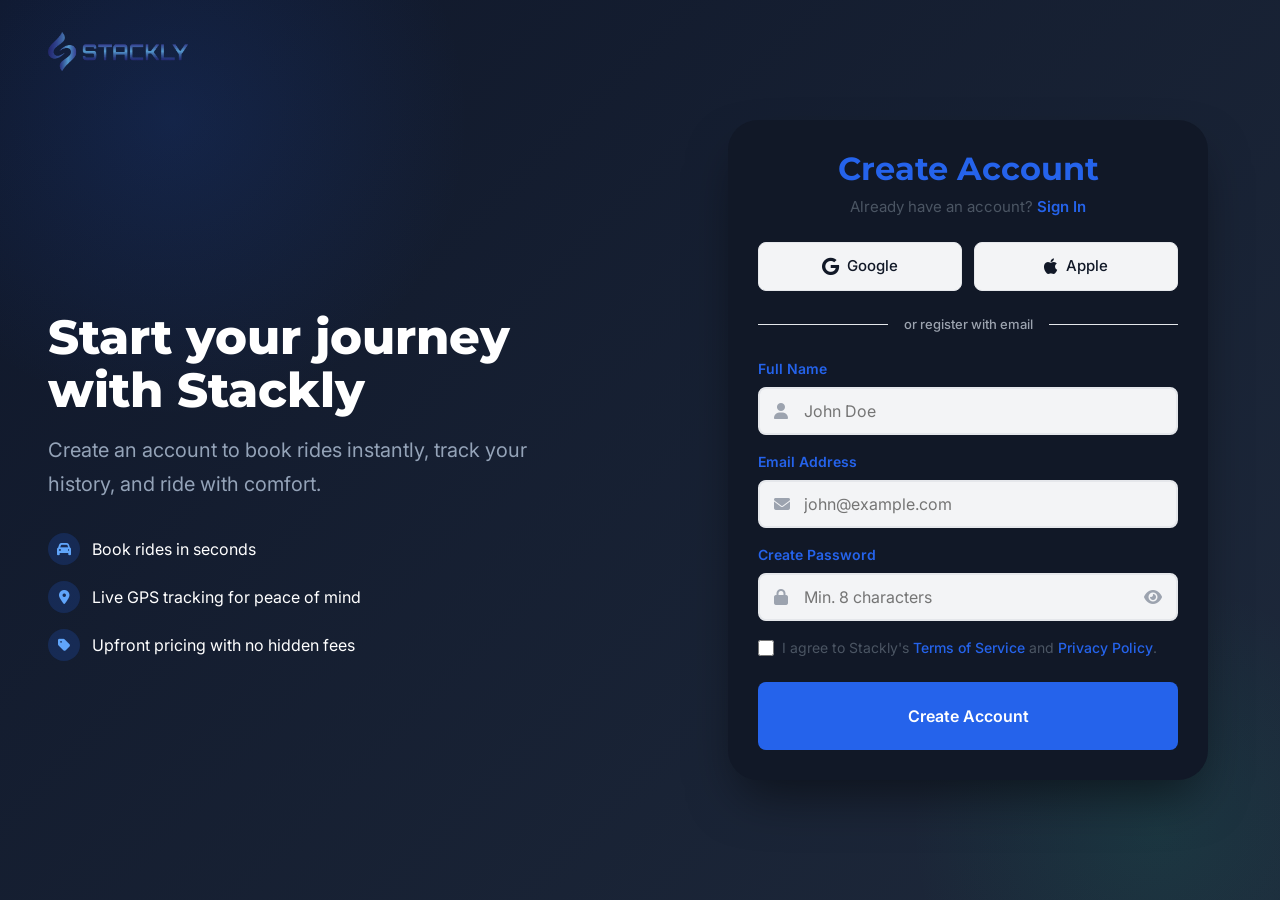
<file: signup.html>
<!DOCTYPE html>
<html lang="en">

<head>
    <meta charset="UTF-8">
    <meta name="viewport" content="width=device-width, initial-scale=1.0">
    <title>Create Account - Stackly</title>
    <link rel="stylesheet" href="shared.css">
    <link rel="stylesheet" href="style.css">
    <link href="https://fonts.googleapis.com/icon?family=Material+Icons" rel="stylesheet">
    <link
        href="https://fonts.googleapis.com/css2?family=DM+Sans:wght@400;500;600;700&family=Inter:wght@300;400;500;600;700;800&family=Outfit:wght@400;600;700;800;900&display=swap"
        rel="stylesheet" />
    <link rel="stylesheet" href="https://cdnjs.cloudflare.com/ajax/libs/font-awesome/6.5.1/css/all.min.css">
    <style>
        body {
            padding-top: 0;
        }

        .auth-page {
            min-height: 100vh;
            display: flex;
            background: linear-gradient(135deg, #0f172a 0%, #1e293b 100%);
            position: relative;
            overflow: hidden;
        }

        .auth-page::before {
            content: '';
            position: absolute;
            top: -20%;
            left: -10%;
            width: 600px;
            height: 600px;
            background: radial-gradient(circle, rgba(37, 99, 235, 0.15) 0%, transparent 70%);
            pointer-events: none;
        }

        .auth-page::after {
            content: '';
            position: absolute;
            bottom: -20%;
            right: -10%;
            width: 500px;
            height: 500px;
            background: radial-gradient(circle, rgba(16, 185, 129, 0.1) 0%, transparent 70%);
            pointer-events: none;
        }


        .auth-branding {
            flex: 1;
            display: flex;
            flex-direction: column;
            justify-content: center;
            padding: var(--space-12);
            padding-top: 120px;
            position: relative;
            z-index: 2;
        }

        .auth-logo {
            position: absolute;
            top: var(--space-8);
            left: var(--space-12);
        }

        .auth-logo img {
            width: 140px;
        }

        .branding-content {
            max-width: 500px;
        }

        .branding-title {
            font-size: 3rem;
            font-weight: 800;
            color: white;
            margin-bottom: var(--space-4);
            line-height: 1.1;
        }

        .branding-subtitle {
            font-size: 1.25rem;
            color: #94a3b8;
            line-height: 1.7;
            margin-bottom: var(--space-8);
        }

        .branding-features {
            display: flex;
            flex-direction: column;
            gap: var(--space-4);
        }

        .branding-feature {
            display: flex;
            align-items: center;
            gap: var(--space-3);
            color: white;
            font-size: 1rem;
        }

        .branding-feature i {
            width: 32px;
            height: 32px;
            background: rgba(37, 99, 235, 0.2);
            border-radius: 50%;
            display: flex;
            align-items: center;
            justify-content: center;
            color: #60a5fa;
            font-size: 0.875rem;
        }


        .auth-form-section {
            flex: 1;
            display: flex;
            align-items: center;
            justify-content: center;
            padding: var(--space-8);
            position: relative;
            z-index: 2;
        }

        .auth-card {
            background: var(--text-primary);
            border-radius: 30px;
            padding: 30px;
            width: 100%;
            max-width: 480px;
            box-shadow: 0 25px 50px -12px rgba(0, 0, 0, 0.5);
        }

        .auth-header {
            text-align: center;
            margin-bottom: var(--space-8);
        }





        .auth-card::-webkit-scrollbar {
            width: 6px;
        }

        .auth-card::-webkit-scrollbar-track {
            background: transparent;
        }

        .auth-card::-webkit-scrollbar-thumb {
            background: var(--border-light);
            border-radius: 10px;
        }

        .auth-header {
            text-align: center;
            margin-bottom: var(--space-6);
        }

        .auth-header h1 {
            font-size: 2rem;
            font-weight: 700;
            margin-bottom: var(--space-2);
            color: var(--color-accent);
        }

        .auth-header p {
            color: var(--text-secondary);
            font-size: 0.9375rem;
        }

        .auth-header p a {
            color: var(--color-accent);
            text-decoration: none;
            font-weight: 600;
            transition: color 0.2s ease;
        }

        .auth-header p a:hover {
            color: #1d4ed8;
        }


        .social-login {
            display: flex;
            gap: var(--space-3);
            margin-bottom: var(--space-6);
        }

        .social-btn {
            flex: 1;
            display: flex;
            align-items: center;
            justify-content: center;
            gap: var(--space-2);
            padding: var(--space-3) var(--space-4);
            background: var(--bg-main);
            border: 1px solid var(--border-light);
            border-radius: var(--radius-md);
            font-size: 0.9375rem;
            font-weight: 500;
            color: var(--text-primary);
            cursor: pointer;
            transition: all 0.3s ease;
        }

        .social-btn:hover {
            background: var(--bg-surface-hover);
            border-color: var(--text-muted);
            transform: translateY(-2px);
        }

        .social-btn i {
            font-size: 1.125rem;
        }


        .auth-divider {
            display: flex;
            align-items: center;
            gap: var(--space-4);
            margin-bottom: var(--space-6);
        }

        .auth-divider span {
            font-size: 0.8125rem;
            color: var(--text-muted);
            font-weight: 500;
        }

        .auth-divider::before,
        .auth-divider::after {
            content: '';
            flex: 1;
            height: 1px;
            background: var(--border-light);
        }


        .auth-form .form-group {
            margin-bottom: var(--space-4);

        }

        .auth-form label {
            display: block;
            font-size: 0.875rem;
            font-weight: 600;
            color: var(--color-accent);
            margin-bottom: var(--space-2);
        }

        .auth-form .input-wrapper {
            position: relative;
        }

        .auth-form .form-input {
            width: 100%;
            padding: var(--space-3) var(--space-4);
            padding-left: 44px;
            padding-right: 45px;
            font-size: 1rem;
            color: var(--text-primary);
            background: var(--bg-main);
            border: 2px solid var(--border-light);
            border-radius: var(--radius-md);
            transition: all 0.3s ease;
        }

        .auth-form .form-input:focus {
            border-color: var(--color-accent);
            background: var(--bg-surface);
        }

        .auth-form .form-input.error {
            border-color: var(--color-danger);
        }

        .auth-form .form-input.success {
            border-color: var(--color-success);
        }

        .auth-form .input-icon {
            position: absolute;
            left: var(--space-4);
            top: 50%;
            transform: translateY(-50%);
            color: var(--text-muted);
            font-size: 1rem;
            transition: color 0.3s ease;
        }

        .auth-form .form-input:focus~.input-icon {
            color: var(--color-accent);
        }

        .auth-form .form-input.error~.input-icon {
            color: var(--color-danger);
        }

        .auth-form .form-input.success~.input-icon {
            color: var(--color-success);
        }


        .password-toggle {
            position: absolute;
            right: var(--space-4);
            top: 50%;
            transform: translateY(-50%);
            background: none;
            border: none;
            color: var(--text-muted);
            cursor: pointer;
            padding: 0;
            font-size: 1rem;
            transition: color 0.2s ease;
            z-index: 5;
        }

        .password-toggle:hover {
            color: var(--text-primary);
        }


        .error-message {
            display: none;
            font-size: 0.8125rem;
            color: var(--color-danger);
            margin-top: var(--space-2);
            align-items: center;
            gap: var(--space-1);
        }

        .error-message.show {
            display: flex;
        }


        .validation-icon {
            position: absolute;
            right: var(--space-4);
            top: 50%;
            transform: translateY(-50%) scale(0);
            color: var(--color-success);
            font-size: 1rem;
            transition: transform 0.3s ease;
            z-index: 4;
        }

        .validation-icon.show {
            transform: translateY(-50%) scale(1);
        }

        #passwordCheck {
            right: calc(var(--space-4) + 28px);
        }


        .terms-checkbox-wrapper {
            display: flex;
            align-items: flex-start;
            gap: var(--space-2);
            margin-bottom: var(--space-6);
            margin-top: var(--space-2);
        }

        .terms-checkbox-wrapper input[type="checkbox"] {
            margin-top: 3px;
            width: 16px;
            height: 16px;
            accent-color: var(--color-accent);
            cursor: pointer;
        }

        .terms-text {
            font-size: 0.875rem;
            color: var(--text-secondary);
            line-height: 1.5;
        }

        .terms-text a {
            color: var(--color-accent);
            text-decoration: none;
            font-weight: 500;
        }

        .terms-text a:hover {
            text-decoration: underline;
        }

        .terms-error {
            color: var(--color-danger);
            font-size: 0.8125rem;
            display: none;
            margin-top: 4px;
        }

        .terms-error.show {
            display: block;
        }

        .auth-submit {
            width: 100%;
            padding: var(--space-4);
            background: var(--color-accent);
            color: white;
            font-size: 1rem;
            font-weight: 600;
            border: none;
            border-radius: var(--radius-md);
            cursor: pointer;
            transition: all 0.3s ease;
            display: flex;
            align-items: center;
            justify-content: center;
            gap: var(--space-2);
        }

        .auth-submit:hover {
            background: #1d4ed8;
            transform: translateY(-2px);
            box-shadow: 0 10px 20px -10px rgba(37, 99, 235, 0.5);
        }

        .btn-text {
            color: white;
        }

        .auth-submit:active {
            transform: translateY(0);
        }

        .auth-submit.loading {
            pointer-events: none;
            opacity: 0.8;
        }

        .auth-submit .spinner {
            display: none;
            width: 20px;
            height: 20px;
            border: 2px solid rgba(255, 255, 255, 0.3);
            border-top-color: white;
            border-radius: 50%;
            animation: spin 0.8s linear infinite;
        }

        .auth-submit.loading .spinner {
            display: block;
        }

        .auth-submit.loading .btn-text {
            display: none;
        }

        @keyframes spin {
            to {
                transform: rotate(360deg);
            }
        }


        @media (max-width: 1024px) {
            .auth-branding {
                display: none;
            }

            .auth-form-section {
                flex: 1;
            }
        }

        @media (max-width: 480px) {
            .auth-card {
                padding: var(--space-6);
            }

            .social-login {
                flex-direction: column;
            }
        }
    </style>
</head>

<body>
    <div class="auth-page">
        <div class="auth-branding">
            <div class="auth-logo">
                <a href="index.html">
                    <img src="./assets/Stackly-logo-Blue.webp" alt="Stackly">
                </a>
            </div>
            <div class="branding-content">
                <h1 class="branding-title">Start your journey with Stackly</h1>
                <p class="branding-subtitle">Create an account to book rides instantly, track your history, and ride
                    with comfort.</p>

                <div class="branding-features">
                    <div class="branding-feature">
                        <i class="fas fa-car"></i>
                        <span>Book rides in seconds</span>
                    </div>
                    <div class="branding-feature">
                        <i class="fas fa-map-marker-alt"></i>
                        <span>Live GPS tracking for peace of mind</span>
                    </div>
                    <div class="branding-feature">
                        <i class="fas fa-tag"></i>
                        <span>Upfront pricing with no hidden fees</span>
                    </div>
                </div>
            </div>
        </div>

        <div class="auth-form-section">
            <div class="auth-card">
                <div class="auth-header">
                    <h1>Create Account</h1>
                    <p>Already have an account? <a href="login.html">Sign In</a></p>
                </div>

                <div class="social-login">
                    <a href="404page.html" type="button" class="social-btn">
                        <i class="fab fa-google"></i>
                        Google
                    </a>
                    <a href="404page.html" type="button" class="social-btn">
                        <i class="fab fa-apple"></i>
                        Apple
                    </a>
                </div>

                <div class="auth-divider">
                    <span>or register with email</span>
                </div>

                <form class="auth-form" id="registerForm" novalidate>

                    <div class="form-group">
                        <label for="fullName">Full Name</label>
                        <div class="input-wrapper">
                            <input type="text" class="form-input" id="fullName" placeholder="John Doe" required>
                            <i class="input-icon fas fa-user"></i>
                            <span class="validation-icon" id="nameCheck"><i class="fas fa-check-circle"></i></span>
                        </div>
                        <div class="error-message" id="nameError">
                            <i class="fas fa-exclamation-circle"></i>
                            <span>Please enter your full name</span>
                        </div>
                    </div>

                    <div class="form-group">
                        <label for="email">Email Address</label>
                        <div class="input-wrapper">
                            <input type="email" class="form-input" id="email" placeholder="john@example.com" required>
                            <i class="input-icon fas fa-envelope"></i>
                            <span class="validation-icon" id="emailCheck"><i class="fas fa-check-circle"></i></span>
                        </div>
                        <div class="error-message" id="emailError">
                            <i class="fas fa-exclamation-circle"></i>
                            <span>Please enter a valid email address</span>
                        </div>
                    </div>

                    <div class="form-group">
                        <label for="password">Create Password</label>
                        <div class="input-wrapper">
                            <input type="password" class="form-input" id="password" placeholder="Min. 8 characters"
                                required minlength="8">
                            <i class="input-icon fas fa-lock"></i>
                            <button type="button" class="password-toggle" id="passwordToggle">
                                <i class="fas fa-eye"></i>
                            </button>
                            <span class="validation-icon" id="passwordCheck"><i class="fas fa-check-circle"></i></span>
                        </div>
                        <div class="error-message" id="passwordError">
                            <i class="fas fa-exclamation-circle"></i>
                            <span>Password must be at least 8 characters</span>
                        </div>
                    </div>

                    <div class="terms-checkbox-wrapper">
                        <input type="checkbox" id="termsAgreement" required>
                        <div class="terms-content">
                            <div class="terms-text">
                                I agree to Stackly's <a href="404page.html">Terms of Service</a> and <a
                                    href="404page.html">Privacy
                                    Policy</a>.
                            </div>
                            <div class="terms-error" id="termsError">You must agree to the terms to continue.</div>
                        </div>
                    </div>

                    <button type="submit" class="auth-submit" id="registerBtn">
                        <span class="btn-text">Create Account</span>
                        <span class="spinner"></span>
                    </button>
                </form>

            </div>
        </div>
    </div>

    <script>
        document.addEventListener('DOMContentLoaded', function () {
            const registerForm = document.getElementById('registerForm');
            const nameInput = document.getElementById('fullName');
            const emailInput = document.getElementById('email');
            const passwordInput = document.getElementById('password');
            const termsCheckbox = document.getElementById('termsAgreement');

            const passwordToggle = document.getElementById('passwordToggle');
            const registerBtn = document.getElementById('registerBtn');

            const nameError = document.getElementById('nameError');
            const emailError = document.getElementById('emailError');
            const passwordError = document.getElementById('passwordError');
            const termsError = document.getElementById('termsError');

            const nameCheck = document.getElementById('nameCheck');
            const emailCheck = document.getElementById('emailCheck');
            const passwordCheck = document.getElementById('passwordCheck');

            const isValidEmail = (email) => {
                const re = /^[^\s@]+@[^\s@]+\.[^\s@]+$/;
                return re.test(email);
            };

            const isValidName = (name) => {
                return name.length >= 2;
            };

            nameInput.addEventListener('input', function () {
                const value = this.value.trim();
                if (value === '') {
                    this.classList.remove('error', 'success');
                    nameError.classList.remove('show');
                    nameCheck.classList.remove('show');
                } else if (isValidName(value)) {
                    this.classList.remove('error');
                    this.classList.add('success');
                    nameError.classList.remove('show');
                    nameCheck.classList.add('show');
                } else {
                    this.classList.remove('success');
                    this.classList.add('error');
                    nameError.classList.add('show');
                    nameCheck.classList.remove('show');
                }
            });

            emailInput.addEventListener('input', function () {
                const value = this.value.trim();
                if (value === '') {
                    this.classList.remove('error', 'success');
                    emailError.classList.remove('show');
                    emailCheck.classList.remove('show');
                } else if (isValidEmail(value)) {
                    this.classList.remove('error');
                    this.classList.add('success');
                    emailError.classList.remove('show');
                    emailCheck.classList.add('show');
                } else {
                    this.classList.remove('success');
                    this.classList.add('error');
                    emailError.classList.add('show');
                    emailCheck.classList.remove('show');
                }
            });

            passwordInput.addEventListener('input', function () {
                const value = this.value;
                if (value === '') {
                    this.classList.remove('error', 'success');
                    passwordError.classList.remove('show');
                    passwordCheck.classList.remove('show');
                } else if (value.length >= 8) {
                    this.classList.remove('error');
                    this.classList.add('success');
                    passwordError.classList.remove('show');
                    passwordCheck.classList.add('show');
                } else {
                    this.classList.remove('success');
                    this.classList.add('error');
                    passwordError.classList.add('show');
                    passwordCheck.classList.remove('show');
                }
            });

            termsCheckbox.addEventListener('change', function () {
                if (this.checked) {
                    termsError.classList.remove('show');
                }
            });

            passwordToggle.addEventListener('click', function () {
                const type = passwordInput.getAttribute('type') === 'password' ? 'text' : 'password';
                passwordInput.setAttribute('type', type);
                this.querySelector('i').classList.toggle('fa-eye');
                this.querySelector('i').classList.toggle('fa-eye-slash');
            });

            registerForm.addEventListener('submit', function (e) {
                e.preventDefault();

                let isValid = true;

                const nameValue = nameInput.value.trim();
                if (!isValidName(nameValue)) {
                    nameInput.classList.add('error');
                    nameError.classList.add('show');
                    nameCheck.classList.remove('show');
                    isValid = false;
                }
                const emailValue = emailInput.value.trim();
                if (!isValidEmail(emailValue)) {
                    emailInput.classList.add('error');
                    emailError.classList.add('show');
                    emailCheck.classList.remove('show');
                    isValid = false;
                }

                const passwordValue = passwordInput.value;
                if (passwordValue.length < 8) {
                    passwordInput.classList.add('error');
                    passwordError.classList.add('show');
                    passwordCheck.classList.remove('show');
                    isValid = false;
                }

                if (!termsCheckbox.checked) {
                    termsError.classList.add('show');
                    isValid = false;
                }

                if (isValid) {
                    registerBtn.classList.add('loading');
                    setTimeout(() => {
                        registerBtn.classList.remove('loading');

                        setTimeout(() => {
                            window.location.href = '404page.html';
                        }, 100);
                    }, 1000);
                }
            });
        });
    </script>
</body>

</html>
</file>
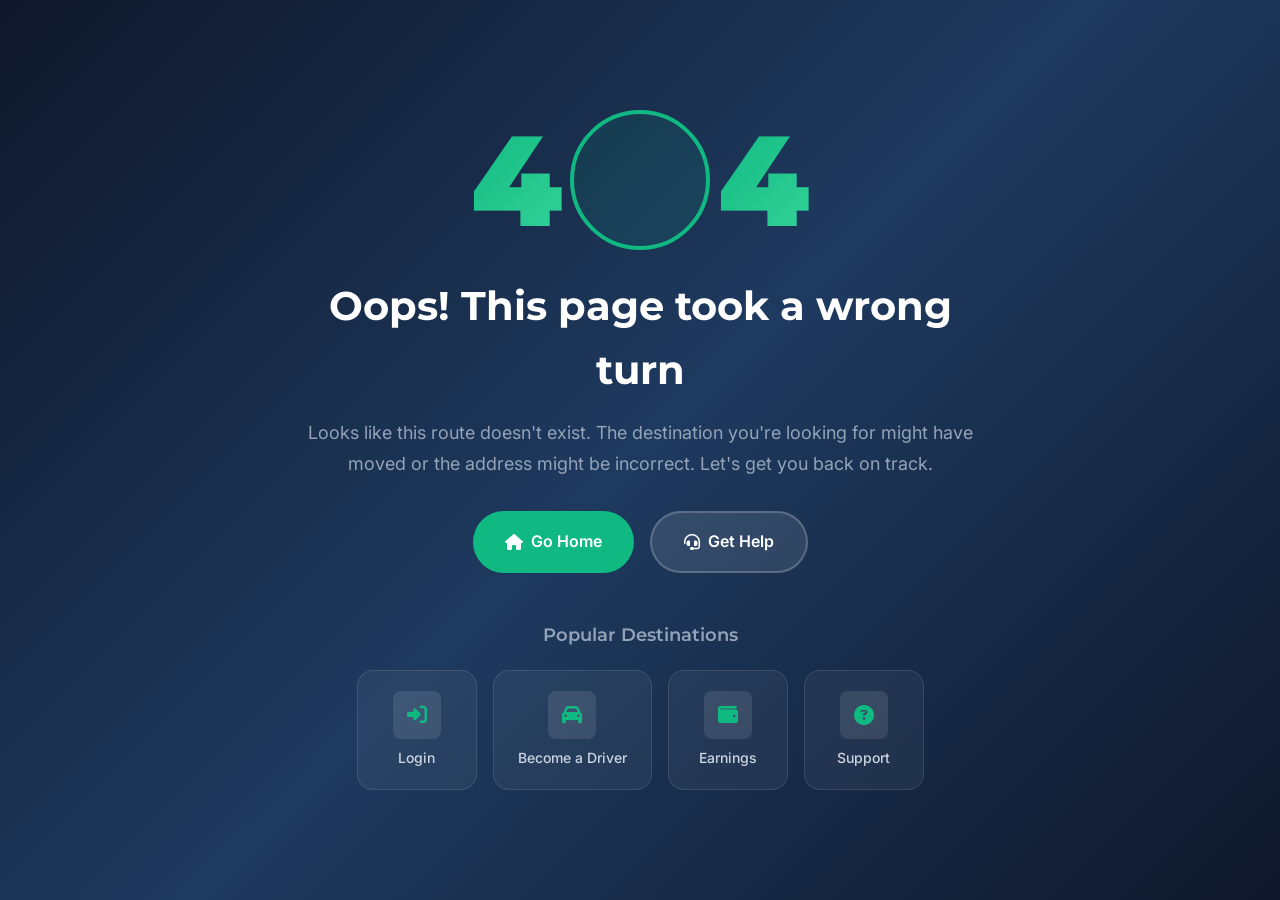
<file: Homepage2/404page.html>
<!DOCTYPE html>
<html lang="en">

<head>
    <meta charset="UTF-8">
    <meta name="viewport" content="width=device-width, initial-scale=1.0">
    <title>404 - Page Not Found |  Partners</title> 
    <link rel="stylesheet" href="404page.css">
    <link href="https://fonts.googleapis.com/icon?family=Material+Icons" rel="stylesheet">
    <link
        href="https://fonts.googleapis.com/css2?family=DM+Sans:wght@400;500;600;700&family=Inter:wght@300;400;500;600;700;800&family=Outfit:wght@400;600;700;800;900&display=swap"
        rel="stylesheet" />
    <link rel="stylesheet" href="https://cdnjs.cloudflare.com/ajax/libs/font-awesome/6.5.1/css/all.min.css">
</head>

<body class="driver-theme">
    <main class="error-main">
        <section class="error-hero">
            <div class="error-content">

                <div class="error-visual">
                    <div class="error-number">
                        <span class="digit digit-4">4</span>

                        <div class="zero-container">
                            <span class="digit digit-0">0</span> 
                        </div>
                        <span class="digit digit-4">4</span>
                    </div>

                    <h1 class="error-title">
                        Oops! This page took a wrong turn
                    </h1>

                    <p class="error-desc">
                        Looks like this route doesn't exist. The destination you're looking for might have
                        moved or the address might be incorrect. Let's get you back on track.
                    </p>
                </div>


                <div class="error-actions">
                    <a href="index.html" class="btn-home">
                        <i class="fas fa-home"></i>
                        Go Home
                    </a>

                    <a href="support.html" class="btn-support">
                        <i class="fas fa-headset"></i>
                        Get Help
                    </a>
                </div>


                <div class="popular-links">
                    <h3>Popular Destinations</h3>

                    <div class="link-grid">

                        <a href="login.html" class="link-card">
                            <div class="link-icon">
                                <i class="fas fa-sign-in-alt"></i>
                            </div>
                            <span>Login</span>
                        </a>

                        <a href="requirments.html" class="link-card">
                            <div class="link-icon">
                                <i class="fas fa-car"></i>
                            </div>
                            <span>Become a Driver</span>
                        </a>

                        <a href="earnings.html" class="link-card">
                            <div class="link-icon">
                                <i class="fas fa-wallet"></i>
                            </div>
                            <span>Earnings</span>
                        </a>

                        <a href="support.html" class="link-card">
                            <div class="link-icon">
                                <i class="fas fa-question-circle"></i>
                            </div>
                            <span>Support</span>
                        </a>

                    </div>
                </div>

            </div>

            </div>

        </section>
    </main> 
</body>

</html>
</file>
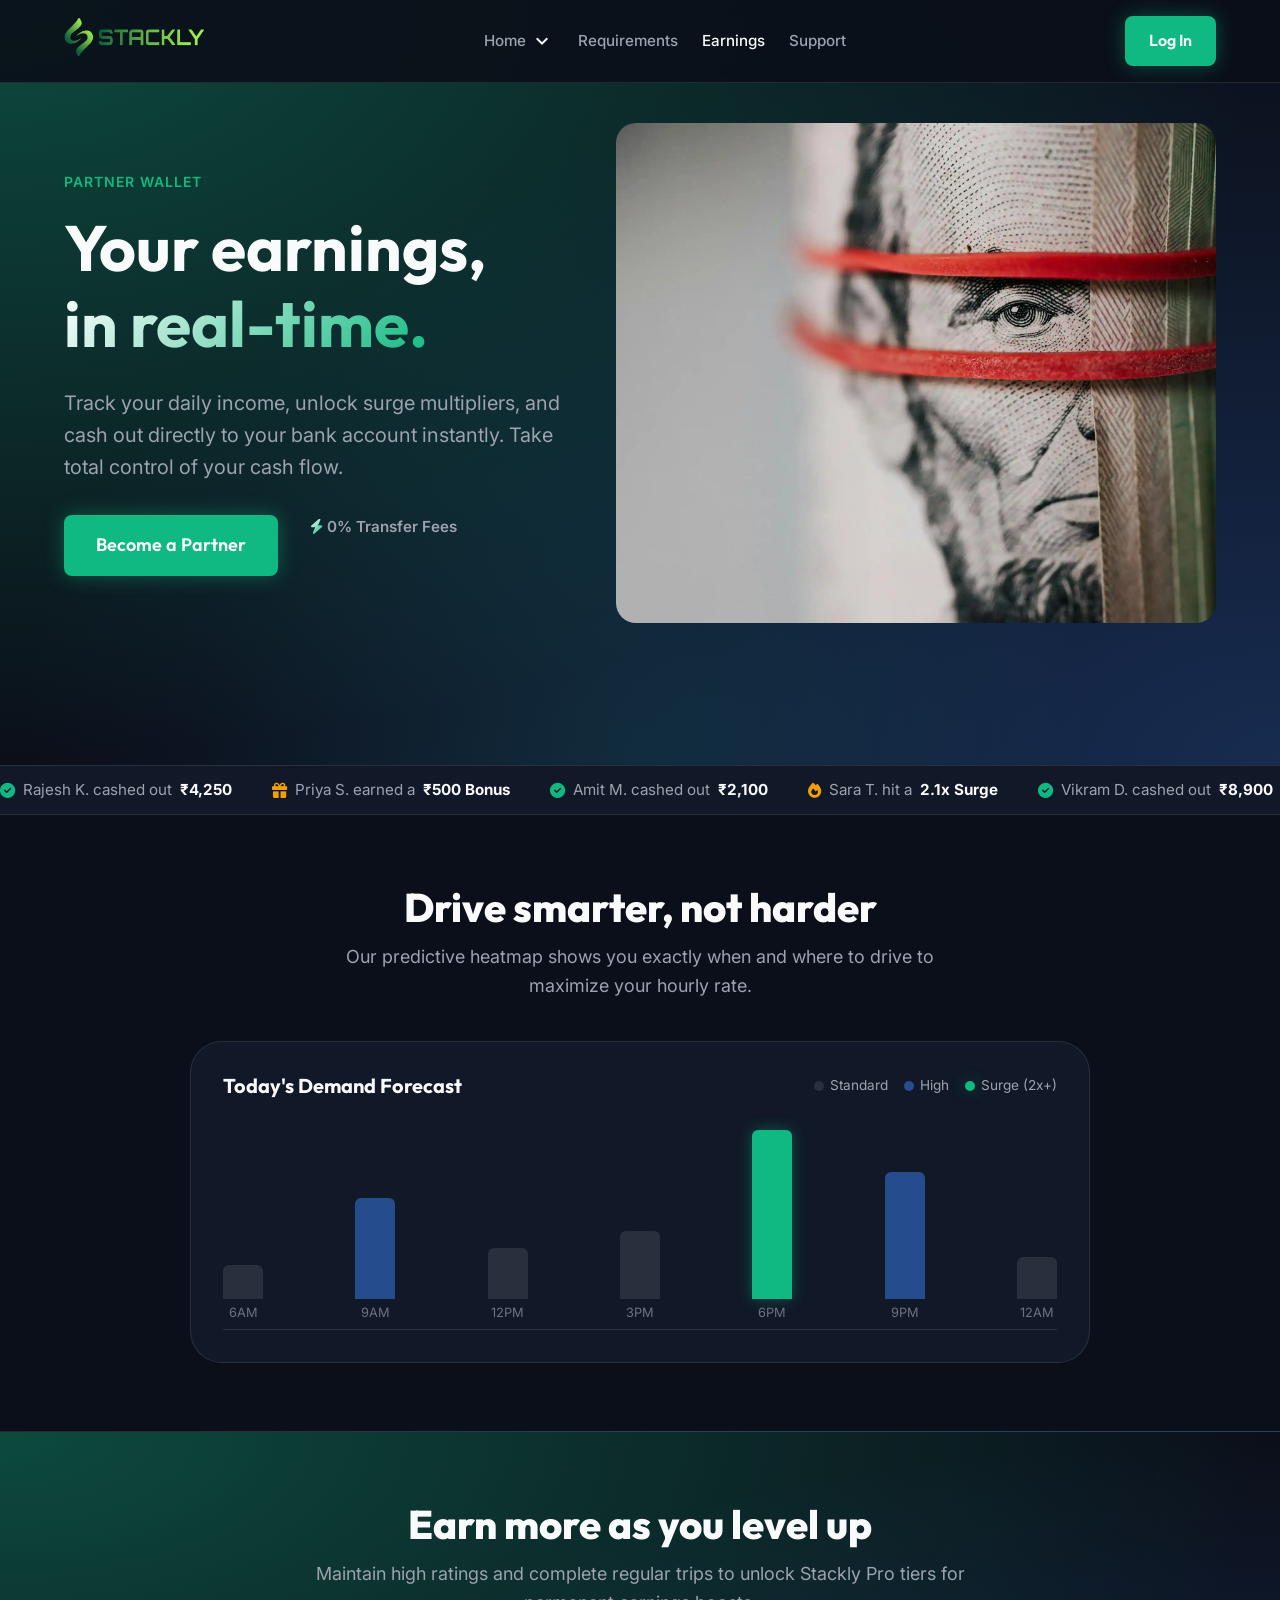
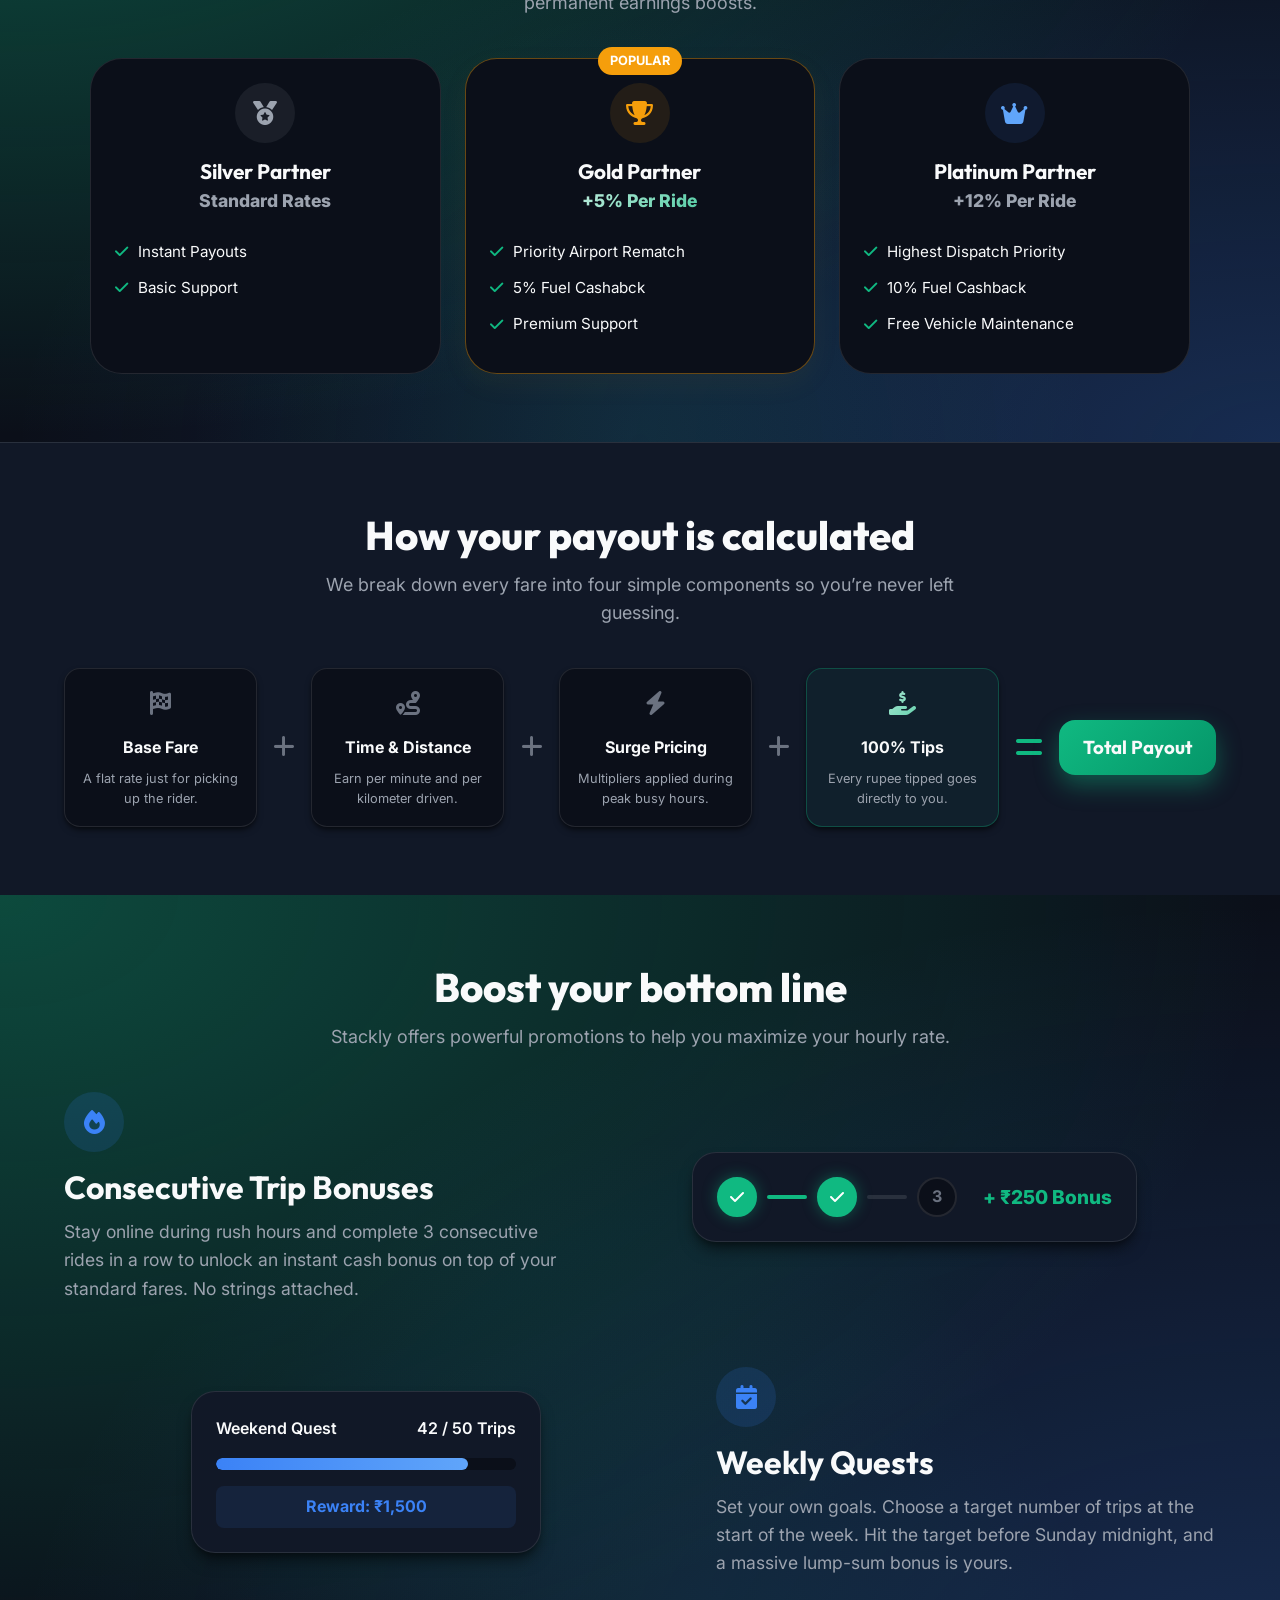
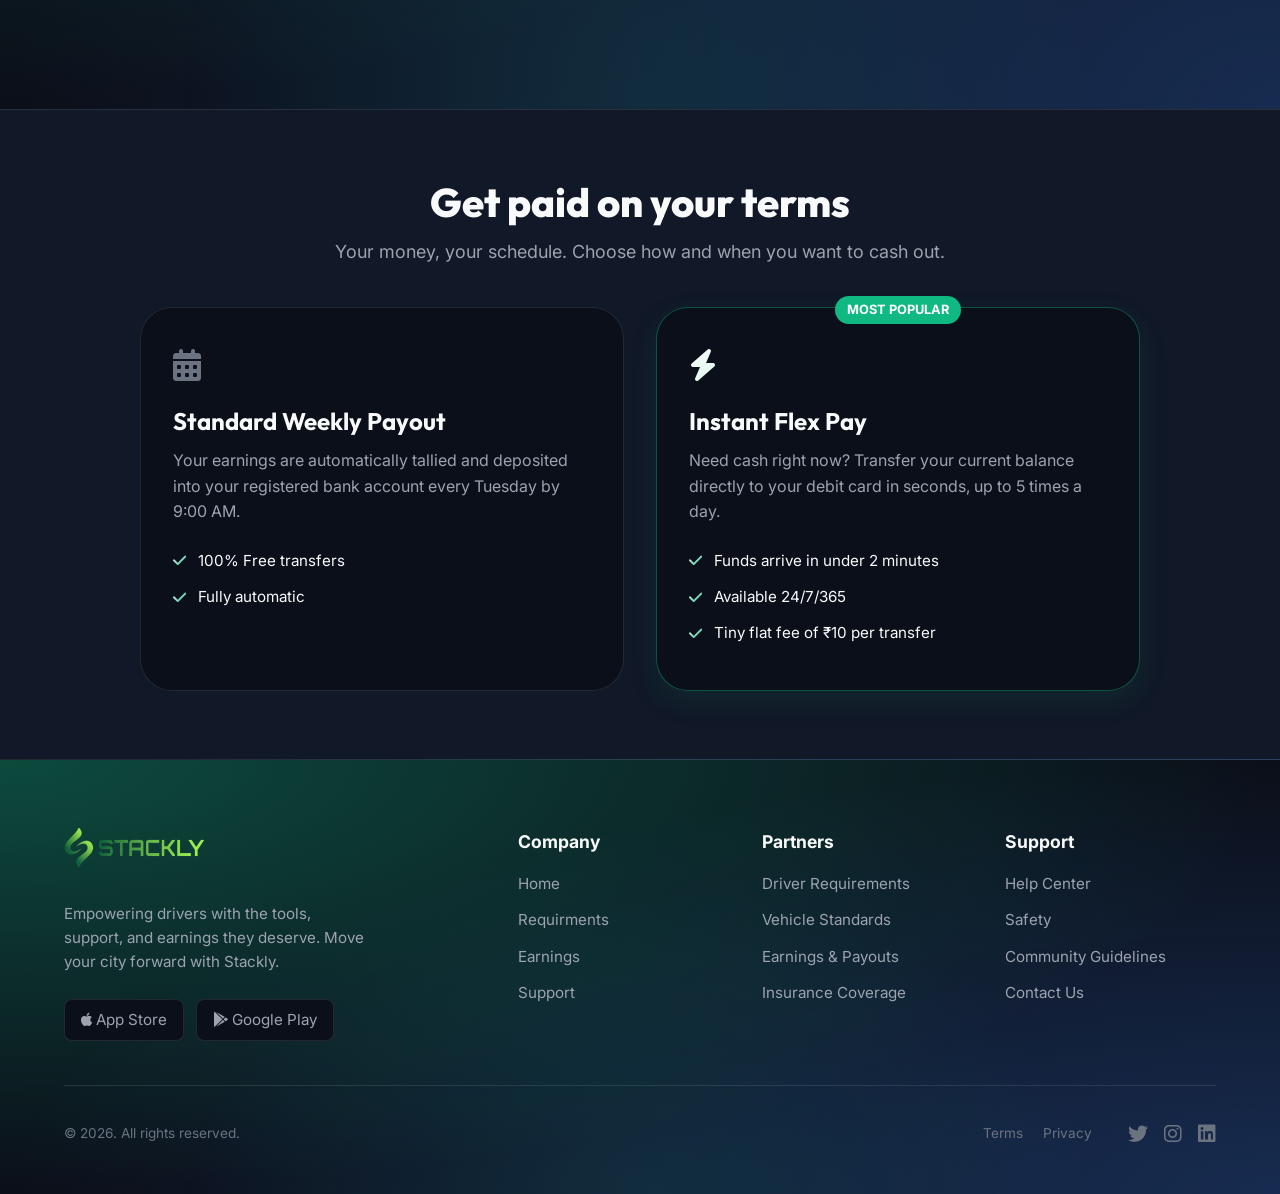
<file: Homepage2/earnings.html>
<!DOCTYPE html>
<html lang="en">

<head>
    <meta charset="UTF-8">
    <meta name="viewport" content="width=device-width, initial-scale=1.0">
    <title>Earnings | Partners </title>
    <link rel="stylesheet" href="shared.css">
    <link rel="stylesheet" href="earning.css">
    <link href="https://fonts.googleapis.com/icon?family=Material+Icons" rel="stylesheet">
    <link
        href="https://fonts.googleapis.com/css2?family=DM+Sans:wght@400;500;600;700&family=Inter:wght@300;400;500;600;700;800&family=Outfit:wght@400;600;700;800;900&display=swap"
        rel="stylesheet" />
    <link rel="stylesheet" href="https://cdnjs.cloudflare.com/ajax/libs/font-awesome/6.5.1/css/all.min.css">
    <link href="https://unpkg.com/aos@2.3.1/dist/aos.css" rel="stylesheet">
</head>

<body class="driver-theme">

    <header class="driver-header">
        <div class="nav-container">
            <a href="index.html" class="nav-logo">
                <img src="./assets/Stackly-logo-green.webp" alt="Stackly Partners" class="logo">
            </a>

            <nav class="nav-links" id="navMenu">
                <div class="home-nav">
                    <a href="index.html" class="home-btn nav-link">Home</a>
                    <span class="material-icons dropdown-icon" id="homeDropdownBtn">
                        expand_more
                    </span>
                    <div class="home-select" id="homeDropdown">
                        <a href="../index.html" class="nav-link">Home Page 1</a>
                    </div>
                </div> <a href="requirments.html">Requirements</a>
                <a href="earnings.html" class="active">Earnings</a>
                <a href="support.html">Support</a>
                <div class="close-btn material-icons" id="closeMenu">close</div>
                <div class="nav-actions mob-view">
                    <a href="login.html" class="nav-login btn-driver-primary">Log In</a>
                </div>
            </nav>

            <div class="nav-actions">
                <a href="login.html" class="nav-login btn-driver-primary">Log In</a>
            </div>

            <div class="hamburger" id="hamburger">
                <span class="material-icons">menu</span>
            </div>
        </div>
    </header>
    <section class="earnings-hero-v2 reveal-up">
        <div class="hero-glow-blob"></div>
        <div class="container hero-grid-v2">

            <div class="hero-content">
                <div class="hero-badge">Partner Wallet</div>
                <h1 class="hero-title" data-aos="fade-right">
                    Your earnings, <br>
                    <span class="text-gradient-green">in real-time.</span>
                </h1>
                <p class="hero-subtitle" data-aos="fade-down">
                    Track your daily income, unlock surge multipliers, and cash out directly to your bank account
                    instantly. Take total control of your cash flow.
                </p>
                <div class="hero-actions" data-aos="fade-up">
                    <a href="404page.html" class="btn-driver-primary btn-large">Become a Partner</a>
                    <span class="sub-action-text"><i class="fas fa-bolt text-gradient-green"></i> 0% Transfer
                        Fees</span>
                </div>
            </div>

            <div class="hero-visual" data-aos="flip-up">
                <img src="./assets/cash.webp" alt="Money">
            </div>
        </div>
    </section>

    <div class="payout-marquee-section">
        <div class="marquee-container">
            <div class="marquee-track" id="marqueeTrack">
                <div class="marquee-item"><i class="fas fa-check-circle"></i> Rajesh K. cashed out
                    <strong>₹4,250</strong>
                </div>
                <div class="marquee-item"><i class="fas fa-gift"></i> Priya S. earned a <strong>₹500 Bonus</strong>
                </div>
                <div class="marquee-item"><i class="fas fa-check-circle"></i> Amit M. cashed out <strong>₹2,100</strong>
                </div>
                <div class="marquee-item"><i class="fas fa-fire"></i> Sara T. hit a <strong>2.1x Surge</strong></div>
                <div class="marquee-item"><i class="fas fa-check-circle"></i> Vikram D. cashed out
                    <strong>₹8,900</strong>
                </div>
            </div>
        </div>
    </div>

    <section class="heatmap-section reveal-up" data-aos="fade-down">
        <div class="container">
            <div class="section-header text-center mb-8">
                <h2 class="section-title">Drive smarter, not harder</h2>
                <p class="section-subtitle">Our predictive heatmap shows you exactly when and where to drive to maximize
                    your hourly rate.</p>
            </div>

            <div class="heatmap-card">
                <div class="heatmap-header">
                    <h3>Today's Demand Forecast</h3>
                    <div class="heatmap-legend">
                        <span class="legend-item"><span class="dot low"></span> Standard</span>
                        <span class="legend-item"><span class="dot med"></span> High</span>
                        <span class="legend-item"><span class="dot high"></span> Surge (2x+)</span>
                    </div>
                </div>

                <div class="heatmap-chart">
                    <div class="chart-col">
                        <div class="chart-bar low" data-height="20%"></div><span class="time-label">6AM</span>
                    </div>
                    <div class="chart-col">
                        <div class="chart-bar med" data-height="60%"></div><span class="time-label">9AM</span>
                    </div>
                    <div class="chart-col">
                        <div class="chart-bar low" data-height="30%"></div><span class="time-label">12PM</span>
                    </div>
                    <div class="chart-col">
                        <div class="chart-bar low" data-height="40%"></div><span class="time-label">3PM</span>
                    </div>
                    <div class="chart-col">
                        <div class="chart-bar high" data-height="100%"></div><span class="time-label">6PM</span>
                    </div>
                    <div class="chart-col">
                        <div class="chart-bar med" data-height="75%"></div><span class="time-label">9PM</span>
                    </div>
                    <div class="chart-col">
                        <div class="chart-bar low" data-height="25%"></div><span class="time-label">12AM</span>
                    </div>
                </div>
            </div>
        </div>
    </section>

    <section class="tiers-section reveal-up">
        <div class="container">
            <div class="section-header text-center mb-8">
                <h2 class="section-title">Earn more as you level up</h2>
                <p class="section-subtitle">Maintain high ratings and complete regular trips to unlock Stackly Pro tiers
                    for permanent earnings boosts.</p>
            </div>

            <div class="pro-tiers-grid">
                <div class="pro-card" data-aos="fade-up" data-aos-delay="400">
                    <div class="pro-icon silver"><i class="fas fa-medal"></i></div>
                    <h3>Silver Partner</h3>
                    <div class="pro-boost">Standard Rates</div>
                    <ul class="pro-perks">
                        <li><i class="fas fa-check"></i> Instant Payouts</li>
                        <li><i class="fas fa-check"></i> Basic Support</li>
                    </ul>
                </div>

                <div class="pro-card gold-tier" data-aos="fade-down" data-aos-delay="500">
                    <div class="pro-badge">Popular</div>
                    <div class="pro-icon gold"><i class="fas fa-trophy"></i></div>
                    <h3>Gold Partner</h3>
                    <div class="pro-boost text-gradient-green">+5% Per Ride</div>
                    <ul class="pro-perks">
                        <li><i class="fas fa-check"></i> Priority Airport Rematch</li>
                        <li><i class="fas fa-check"></i> 5% Fuel Cashabck</li>
                        <li><i class="fas fa-check"></i> Premium Support</li>
                    </ul>
                </div>

                <div class="pro-card" data-aos="fade-up" data-aos-delay="500">
                    <div class="pro-icon platinum"><i class="fas fa-crown"></i></div>
                    <h3>Platinum Partner</h3>
                    <div class="pro-boost">+12% Per Ride</div>
                    <ul class="pro-perks">
                        <li><i class="fas fa-check"></i> Highest Dispatch Priority</li>
                        <li><i class="fas fa-check"></i> 10% Fuel Cashback</li>
                        <li><i class="fas fa-check"></i> Free Vehicle Maintenance</li>
                    </ul>
                </div>
            </div>
        </div>
    </section>

    <section class="formula-section reveal-up">
        <div class="container">
            <div class="section-header text-center mb-8">
                <h2 class="section-title">How your payout is calculated</h2>
                <p class="section-subtitle">We break down every fare into four simple components so you’re never left
                    guessing.</p>
            </div>

            <div class="formula-wrapper">
                <div class="formula-card" data-aos="flip-down" data-aos-delay="300">
                    <div class="formula-icon"><i class="fas fa-flag-checkered"></i></div>
                    <h4>Base Fare</h4>
                    <p>A flat rate just for picking up the rider.</p>
                </div>

                <div class="math-symbol"><i class="fas fa-plus"></i></div>

                <div class="formula-card" data-aos="flip-up" data-aos-delay="400">
                    <div class="formula-icon"><i class="fas fa-route"></i></div>
                    <h4>Time & Distance</h4>
                    <p>Earn per minute and per kilometer driven.</p>
                </div>

                <div class="math-symbol"><i class="fas fa-plus"></i></div>

                <div class="formula-card" data-aos="flip-down" data-aos-delay="500">
                    <div class="formula-icon"><i class="fas fa-bolt"></i></div>
                    <h4>Surge Pricing</h4>
                    <p>Multipliers applied during peak busy hours.</p>
                </div>

                <div class="math-symbol"><i class="fas fa-plus"></i></div>

                <div class="formula-card highlight-card" data-aos="flip-up" data-aos-delay="600">
                    <div class="formula-icon text-gradient-green"><i class="fas fa-hand-holding-usd"></i></div>
                    <h4>100% Tips</h4>
                    <p>Every rupee tipped goes directly to you.</p>
                </div>

                <div class="math-symbol symbol-equals"><i class="fas fa-equals"></i></div>

                <div class="formula-total">
                    <h3>Total Payout</h3>
                </div>
            </div>
        </div>
    </section>

    <section class="smart-tools-section">
        <div class="container">
            <div class="section-header text-center mb-8 reveal-up">
                <h2 class="section-title">Boost your bottom line</h2>
                <p class="section-subtitle">Stackly offers powerful promotions to help you maximize your hourly rate.
                </p>
            </div>

            <div class="tool-row reveal-up">
                <div class="tool-content" data-aos="fade-up" data-aos-delay="100">
                    <div class="tool-icon"><i class="fas fa-fire"></i></div>
                    <h3>Consecutive Trip Bonuses</h3>
                    <p>Stay online during rush hours and complete 3 consecutive rides in a row to unlock an instant cash
                        bonus on top of your standard fares. No strings attached.</p>
                </div>
                <div class="tool-visual" data-aos="fade-down" data-aos-delay="300">
                    <div class="mock-streak">
                        <span class="streak-circle active"><i class="fas fa-check"></i></span>
                        <span class="streak-line active"></span>
                        <span class="streak-circle active"><i class="fas fa-check"></i></span>
                        <span class="streak-line"></span>
                        <span class="streak-circle">3</span>
                        <div class="streak-reward">+ ₹250 Bonus</div>
                    </div>
                </div>
            </div>

            <div class="tool-row reverse reveal-up">
                <div class="tool-content" data-aos="fade-down" data-aos-delay="300">
                    <div class="tool-icon"><i class="fas fa-calendar-check"></i></div>
                    <h3>Weekly Quests</h3>
                    <p>Set your own goals. Choose a target number of trips at the start of the week. Hit the target
                        before Sunday midnight, and a massive lump-sum bonus is yours.</p>
                </div>
                <div class="tool-visual" data-aos="fade-up" data-aos-delay="100">
                    <div class="mock-quest">
                        <div class="quest-header"><span>Weekend Quest</span><span>42 / 50 Trips</span></div>
                        <div class="quest-bar-bg">
                            <div class="quest-bar-fill" style="width: 84%;"></div>
                        </div>
                        <div class="quest-reward">Reward: ₹1,500</div>
                    </div>
                </div>
            </div>
        </div>
    </section>

    <section class="payout-section reveal-up">
        <div class="container">
            <div class="section-header text-center mb-8">
                <h2 class="section-title">Get paid on your terms</h2>
                <p class="section-subtitle">Your money, your schedule. Choose how and when you want to cash out.</p>
            </div>

            <div class="payout-grid">
                <div class="payout-card" data-aos="flip-up" data-aos-delay="400">
                    <div class="payout-icon"><i class="fas fa-calendar-alt"></i></div>
                    <h3>Standard Weekly Payout</h3>
                    <p>Your earnings are automatically tallied and deposited into your registered bank account every
                        Tuesday by 9:00 AM.</p>
                    <ul class="payout-features">
                        <li><i class="fas fa-check text-gradient-green"></i> 100% Free transfers</li>
                        <li><i class="fas fa-check text-gradient-green"></i> Fully automatic</li>
                    </ul>
                </div>

                <div class="payout-card premium-payout" data-aos="flip-up" data-aos-delay="500">
                    <div class="payout-badge">Most Popular</div>
                    <div class="payout-icon text-gradient-green"><i class="fas fa-bolt"></i></div>
                    <h3>Instant Flex Pay</h3>
                    <p>Need cash right now? Transfer your current balance directly to your debit card in seconds, up to
                        5 times a day.</p>
                    <ul class="payout-features">
                        <li><i class="fas fa-check text-gradient-green"></i> Funds arrive in under 2 minutes</li>
                        <li><i class="fas fa-check text-gradient-green"></i> Available 24/7/365</li>
                        <li><i class="fas fa-check text-gradient-green"></i> Tiny flat fee of ₹10 per transfer</li>
                    </ul>
                </div>
            </div>
        </div>
    </section>

    <footer class="driver-footer" data-aos="fade-down">
        <div class="container">
            <div class="footer-grid">

                <div class="footer-col brand-col">
                    <a href="index.html" class="footer-logo">
                        <img src="./assets/Stackly-logo-green.webp" alt="Stackly">
                    </a>
                    <p class="footer-desc">Empowering drivers with the tools, support, and earnings they deserve. Move
                        your city forward with Stackly.</p>
                    <div class="app-store-btns">
                        <a href="404page.html" class="store-btn"><i class="fab fa-apple"></i> App Store</a>
                        <a href="404page.html" class="store-btn"><i class="fab fa-google-play"></i> Google Play</a>
                    </div>
                </div>
                <div class="footer-col">
                    <h4>Company</h4>
                    <a href="index.html">Home</a>
                    <a href="requirments.html">Requirments</a>
                    <a href="earnings.html">Earnings</a>
                    <a href="support.html">Support</a>
                </div>

                <div class="footer-col">
                    <h4>Partners</h4>
                    <a href="404page.html">Driver Requirements</a>
                    <a href="404page.html">Vehicle Standards</a>
                    <a href="404page.html">Earnings & Payouts</a>
                    <a href="404page.html">Insurance Coverage</a>
                </div>


                <div class="footer-col">
                    <h4>Support</h4>
                    <a href="404page.html">Help Center</a>
                    <a href="404page.html">Safety</a>
                    <a href="404page.html">Community Guidelines</a>
                    <a href="404page.html">Contact Us</a>
                </div>

            </div>

            <div class="footer-bottom">
                <div class="copyright">
                    &copy; 2026. All rights reserved.
                </div>
                <div class="legal-social">
                    <div class="legal-links">
                        <a href="404page.html">Terms</a>
                        <a href="404page.html">Privacy</a>
                    </div>
                    <div class="social-icons">
                        <a href="404page.html"><i class="fab fa-twitter"></i></a>
                        <a href="404page.html"><i class="fab fa-instagram"></i></a>
                        <a href="404page.html"><i class="fab fa-linkedin"></i></a>
                    </div>
                </div>
            </div>
        </div>
    </footer>
    <script src="script.js"></script>
    <script src="https://unpkg.com/aos@2.3.1/dist/aos.js"></script>
    <script>
        AOS.init({
            duration: 800,
            easing: 'ease-out-cubic',
            once: true,
            offset: 50,
        });
    </script>
    <script>
        document.addEventListener('DOMContentLoaded', () => {

            const liveWalletBalance = document.getElementById('liveWalletBalance');
            const heroProgressBar = document.getElementById('heroProgressBar');

            if (liveWalletBalance) {
                const targetAmount = 12340.50;
                const duration = 2000;
                const frameRate = 1000 / 60;
                const totalFrames = Math.round(duration / frameRate);
                let frame = 0;

                const countUpWallet = () => {
                    frame++;
                    const progress = 1 - Math.pow(1 - frame / totalFrames, 4);
                    const currentAmount = targetAmount * progress;

                    liveWalletBalance.textContent = '₹' + currentAmount.toLocaleString('en-IN', {
                        minimumFractionDigits: 2, maximumFractionDigits: 2
                    });

                    if (frame < totalFrames) {
                        requestAnimationFrame(countUpWallet);
                    } else {
                        liveWalletBalance.textContent = '₹' + targetAmount.toLocaleString('en-IN', {
                            minimumFractionDigits: 2, maximumFractionDigits: 2
                        });
                        if (heroProgressBar) heroProgressBar.style.width = '82%';
                    }
                };
                setTimeout(() => requestAnimationFrame(countUpWallet), 300);
            }

            const marqueeTrack = document.getElementById('marqueeTrack');
            if (marqueeTrack) {
                const clone = marqueeTrack.innerHTML;
                marqueeTrack.innerHTML += clone;
            }

            const heatmapBars = document.querySelectorAll('.chart-bar');
            if (heatmapBars.length > 0) {
                const observer = new IntersectionObserver((entries) => {
                    entries.forEach(entry => {
                        if (entry.isIntersecting) {
                            const bar = entry.target;
                            bar.style.height = bar.getAttribute('data-height');
                        }
                    });
                }, { threshold: 0.5 });

                heatmapBars.forEach(bar => observer.observe(bar));
            }

        });
    </script>
</body>

</html>
</file>
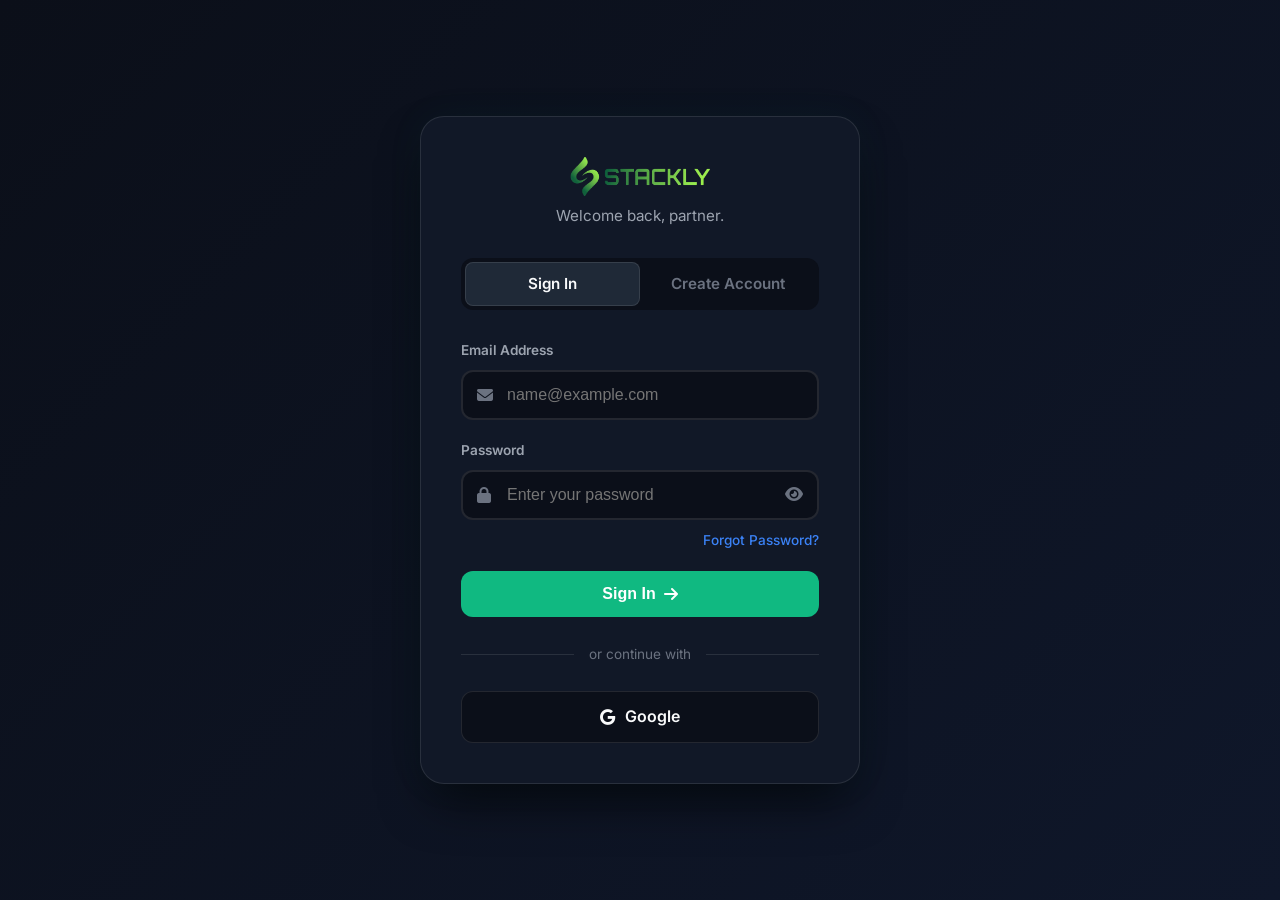
<file: Homepage2/login.html>
<!DOCTYPE html>
<html lang="en">

<head>
    <meta charset="UTF-8">
    <meta name="viewport" content="width=device-width, initial-scale=1.0">
    <title>Login | Partners</title>
    <link rel="stylesheet" href="shared.css">
    <link
        href="https://fonts.googleapis.com/css2?family=DM+Sans:wght@400;500;600;700&family=Inter:wght@400;500;600&family=Outfit:wght@600;700;800&display=swap"
        rel="stylesheet" />
    <link rel="stylesheet" href="https://cdnjs.cloudflare.com/ajax/libs/font-awesome/6.5.1/css/all.min.css">
    <style>
        :root {
            --bg-main: #0B0F19;
            --bg-surface: #111827;
            --bg-surface-hover: #1F2937;
            --color-primary: #10B981;
            --color-primary-hover: #059669;
            --color-accent: #3B82F6;
            --color-danger: #EF4444;
            --color-success: #10B981;
            --text-primary: #F9FAFB;
            --text-secondary: #9CA3AF;
            --text-muted: #6B7280;
            --border-light: rgba(255, 255, 255, 0.1);
            --font-heading: 'Outfit', sans-serif;
            --font-body: 'Inter', sans-serif;
        }

        * {
            margin: 0;
            padding: 0;
            box-sizing: border-box;
        }

        body {
            font-family: var(--font-body);
            background: linear-gradient(135deg, var(--bg-main) 0%, #0f172a 100%);
            color: var(--text-primary);
            min-height: 100vh;
            display: flex;
            align-items: center;
            justify-content: center;
            padding: 20px;
            overflow-x: hidden;
        }

        .auth-container {
            width: 100%;
            max-width: 440px;
            background-color: var(--bg-surface);
            border: 1px solid var(--border-light);
            border-radius: 24px;
            padding: 40px;
            box-shadow: 0 25px 50px -12px rgba(0, 0, 0, 0.7), 0 0 40px rgba(16, 185, 129, 0.05);
            position: relative;
            z-index: 1;
        }

        .auth-header {
            text-align: center;
            margin-bottom: 30px;
        }

        .auth-title {
            font-family: var(--font-heading);
            font-size: 1.8rem;
            margin-bottom: 8px;
        }

        .auth-subtitle {
            color: var(--text-secondary);
            font-size: 0.95rem;
        }

        .auth-toggle {
            display: flex;
            background-color: var(--bg-main);
            border-radius: 12px;
            padding: 4px;
            margin-bottom: 30px;
            position: relative;
        }

        .toggle-btn {
            flex: 1;
            padding: 10px 0;
            text-align: center;
            font-weight: 600;
            font-size: 0.95rem;
            color: var(--text-muted);
            cursor: pointer;
            z-index: 2;
            transition: color 0.3s ease;
        }

        .toggle-btn.active {
            color: var(--text-primary);
        }

        .toggle-slider {
            position: absolute;
            top: 4px;
            left: 4px;
            width: calc(50% - 4px);
            height: calc(100% - 8px);
            background-color: var(--bg-surface-hover);
            border-radius: 8px;
            border: 1px solid var(--border-light);
            transition: transform 0.3s cubic-bezier(0.4, 0, 0.2, 1);
            z-index: 1;
        }

        .auth-container.show-register .toggle-slider {
            transform: translateX(100%);
        }

        .form-section {
            display: none;
            animation: fadeIn 0.4s ease forwards;
        }

        .form-section.active {
            display: block;
        }

        @keyframes fadeIn {
            from {
                opacity: 0;
                transform: translateY(10px);
            }

            to {
                opacity: 1;
                transform: translateY(0);
            }
        }

        .form-group {
            margin-bottom: 20px;
            position: relative;
        }

        .form-label {
            display: block;
            font-size: 0.85rem;
            font-weight: 600;
            margin-bottom: 8px;
            color: var(--text-secondary);
        }

        .input-wrapper {
            position: relative;
        }

        .form-input {
            width: 100%;
            padding: 14px 44px;
            background-color: var(--bg-main);
            border: 2px solid var(--border-light);
            border-radius: 12px;
            color: var(--text-primary);
            font-size: 1rem;
            transition: all 0.3s ease;
        }

        .form-input:focus {
            border-color: var(--color-primary);
            outline: none;
            background-color: var(--bg-surface);
        }

        .form-input.invalid {
            border-color: var(--color-danger);
        }

        .form-input.valid {
            border-color: var(--color-success);
        }

        .input-icon {
            position: absolute;
            left: 16px;
            top: 50%;
            transform: translateY(-50%);
            color: var(--text-muted);
            transition: color 0.3s ease;
        }

        .form-input:focus~.input-icon {
            color: var(--color-primary);
        }

        .form-input.valid~.input-icon {
            color: var(--color-success);
        }

        .form-input.invalid~.input-icon {
            color: var(--color-danger);
        }

        .password-toggle {
            position: absolute;
            right: 16px;
            top: 50%;
            transform: translateY(-50%);
            color: var(--text-muted);
            cursor: pointer;
            border: none;
            background: none;
            z-index: 10;
            font-size: 1rem;
        }

        .validation-icon {
            position: absolute;
            right: 16px;
            top: 50%;
            transform: translateY(-50%) scale(0);
            color: var(--color-success);
            transition: transform 0.3s ease;
            pointer-events: none;
        }

        .form-input.valid~.validation-icon {
            transform: translateY(-50%) scale(1);
        }

        .password-group .validation-icon {
            right: 48px;
        }

        .error-message {
            display: none;
            color: var(--color-danger);
            font-size: 0.8rem;
            margin-top: 6px;
            font-weight: 500;
        }

        .error-message.show {
            display: block;
        }

        .btn-submit {
            width: 100%;
            padding: 14px;
            background-color: var(--color-primary);
            color: #fff;
            border: none;
            border-radius: 12px;
            font-size: 1rem;
            font-weight: 700;
            cursor: pointer;
            transition: all 0.3s ease;
            margin-top: 10px;
            display: flex;
            align-items: center;
            justify-content: center;
            gap: 8px;
        }

        .btn-submit:hover {
            background-color: var(--color-primary-hover);
            transform: translateY(-2px);
            box-shadow: 0 10px 20px rgba(16, 185, 129, 0.3);
        }

        .btn-submit:disabled {
            opacity: 0.7;
            cursor: not-allowed;
            transform: none;
        }

        .forgot-pass {
            display: block;
            text-align: right;
            color: var(--color-accent);
            font-size: 0.85rem;
            text-decoration: none;
            margin-top: -10px;
            margin-bottom: 20px;
            font-weight: 500;
        }

        .forgot-pass:hover {
            text-decoration: underline;
        }

        .social-divider {
            text-align: center;
            margin: 24px 0;
            position: relative;
        }

        .social-divider::before {
            content: '';
            position: absolute;
            left: 0;
            top: 50%;
            width: 100%;
            height: 1px;
            background: var(--border-light);
            z-index: 1;
        }

        .social-divider span {
            background: var(--bg-surface);
            padding: 0 15px;
            color: var(--text-muted);
            font-size: 0.85rem;
            position: relative;
            z-index: 2;
        }

        .social-btn {
            width: 100%;
            padding: 12px;
            background: var(--bg-main);
            border: 1px solid var(--border-light);
            border-radius: 12px;
            color: var(--text-primary);
            font-weight: 600;
            cursor: pointer;
            display: flex;
            align-items: center;
            justify-content: center;
            gap: 10px;
            transition: all 0.3s ease;
        }

        .social-btn:hover {
            background: var(--bg-surface-hover);
        }

        .modal-overlay {
            position: fixed;
            top: 0;
            left: 0;
            width: 100%;
            height: 100%;
            background: rgba(0, 0, 0, 0.7);
            backdrop-filter: blur(5px);
            display: flex;
            align-items: center;
            justify-content: center;
            opacity: 0;
            visibility: hidden;
            transition: all 0.3s ease;
            z-index: 100;
        }

        .modal-overlay.active {
            opacity: 1;
            visibility: visible;
        }

        .modal-card {
            background-color: var(--bg-surface);
            border: 1px solid var(--border-light);
            border-radius: 20px;
            padding: 40px;
            width: 100%;
            max-width: 400px;
            transform: translateY(20px) scale(0.95);
            transition: all 0.3s cubic-bezier(0.4, 0, 0.2, 1);
            position: relative;
            box-shadow: 0 25px 50px rgba(0, 0, 0, 0.5);
        }

        .modal-overlay.active .modal-card {
            transform: translateY(0) scale(1);
        }

        .modal-close {
            position: absolute;
            top: 16px;
            right: 16px;
            background: none;
            border: none;
            color: var(--text-muted);
            font-size: 1.5rem;
            cursor: pointer;
            transition: color 0.2s ease;
        }

        .modal-close:hover {
            color: var(--text-primary);
        }

        .modal-icon {
            width: 60px;
            height: 60px;
            background: rgba(59, 130, 246, 0.1);
            color: var(--color-accent);
            border-radius: 50%;
            display: flex;
            align-items: center;
            justify-content: center;
            font-size: 1.5rem;
            margin: 0 auto 20px;
        }

        .modal-title {
            font-size: 1.5rem;
            text-align: center;
            margin-bottom: 10px;
        }

        .modal-desc {
            color: var(--text-secondary);
            text-align: center;
            font-size: 0.9rem;
            margin-bottom: 24px;
            line-height: 1.5;
        }

        #forgotSuccess {
            display: none;
            text-align: center;
        }

        #forgotSuccess .modal-icon {
            background: rgba(16, 185, 129, 0.1);
            color: var(--color-success);
        }
    </style>
</head>

<body>

    <div class="auth-container" id="authContainer">

        <div class="auth-header">
            <a href="index.html">
                <img src="./assets/Stackly-logo-green.webp" alt="Logo" class="logo"></a>
            <p class="auth-subtitle" id="authSubtitle">Welcome back, partner.</p>
        </div>

        <div class="auth-toggle">
            <div class="toggle-slider"></div>
            <div class="toggle-btn active" id="toggleLogin">Sign In</div>
            <div class="toggle-btn" id="toggleRegister">Create Account</div>
        </div>

        <form id="loginForm" class="form-section active" novalidate>
            <div class="form-group">
                <label class="form-label">Email Address</label>
                <div class="input-wrapper">
                    <input type="email" class="form-input" id="loginEmail" placeholder="name@example.com">
                    <i class="input-icon fas fa-envelope"></i>
                    <i class="validation-icon fas fa-check-circle"></i>
                </div>
                <div class="error-message" id="loginEmailError">Please enter a valid email address.</div>
            </div>

            <div class="form-group password-group">
                <label class="form-label">Password</label>
                <div class="input-wrapper">
                    <input type="password" class="form-input" id="loginPassword" placeholder="Enter your password">
                    <i class="input-icon fas fa-lock"></i>
                    <i class="validation-icon fas fa-check-circle"></i>
                    <button type="button" class="password-toggle" onclick="togglePassword('loginPassword', this)">
                        <i class="fas fa-eye"></i>
                    </button>
                </div>
                <div class="error-message" id="loginPasswordError">Password is required to sign in.</div>
            </div>

            <a href="#" class="forgot-pass" id="openForgotModal">Forgot Password?</a>

            <button type="submit" class="btn-submit" id="loginSubmitBtn">
                <span>Sign In</span> <i class="fas fa-arrow-right"></i>
            </button>

            <div class="social-divider"><span>or continue with</span></div>
            <a href="404page.html" type="button" class="social-btn"><i class="fab fa-google"></i> Google</a>
        </form>

        <form id="registerForm" class="form-section" novalidate>
            <div class="form-group">
                <label class="form-label">Full Name</label>
                <div class="input-wrapper">
                    <input type="text" class="form-input" id="regName" placeholder="John Doe">
                    <i class="input-icon fas fa-user"></i>
                    <i class="validation-icon fas fa-check-circle"></i>
                </div>
                <div class="error-message" id="regNameError">Name is required (min 2 characters).</div>
            </div>

            <div class="form-group">
                <label class="form-label">Email Address</label>
                <div class="input-wrapper">
                    <input type="email" class="form-input" id="regEmail" placeholder="name@example.com">
                    <i class="input-icon fas fa-envelope"></i>
                    <i class="validation-icon fas fa-check-circle"></i>
                </div>
                <div class="error-message" id="regEmailError">Please enter a valid email address.</div>
            </div>

            <div class="form-group password-group">
                <label class="form-label">Create Password</label>
                <div class="input-wrapper">
                    <input type="password" class="form-input" id="regPassword" placeholder="Min. 8 characters">
                    <i class="input-icon fas fa-lock"></i>
                    <i class="validation-icon fas fa-check-circle"></i>
                    <button type="button" class="password-toggle" onclick="togglePassword('regPassword', this)">
                        <i class="fas fa-eye"></i>
                    </button>
                </div>
                <div class="error-message" id="regPasswordError">Password must be at least 8 characters.</div>
            </div>

            <button type="submit" class="btn-submit" id="regSubmitBtn">
                <span>Create Account</span> <i class="fas fa-user-plus"></i>
            </button>
        </form>
    </div>

    <div class="modal-overlay" id="forgotModal">
        <div class="modal-card">
            <button class="modal-close" id="closeForgotModal"><i class="fas fa-times"></i></button>

            <div id="forgotFormState">
                <div class="modal-icon"><i class="fas fa-key"></i></div>
                <h3 class="modal-title">Reset Password</h3>
                <p class="modal-desc">Enter the email associated with your account and we'll send you a link to reset
                    your password.</p>

                <form id="forgotForm" novalidate>
                    <div class="form-group">
                        <div class="input-wrapper">
                            <input type="email" class="form-input" id="forgotEmail" placeholder="name@example.com">
                            <i class="input-icon fas fa-envelope"></i>
                            <i class="validation-icon fas fa-check-circle"></i>
                        </div>
                        <div class="error-message" id="forgotEmailError">Please enter a valid email address.</div>
                    </div>
                    <button type="submit" class="btn-submit" id="forgotSubmitBtn">Send Reset Link</button>
                </form>
            </div>

            <div id="forgotSuccessState" style="display: none;">
                <div class="modal-icon"><i class="fas fa-paper-plane"></i></div>
                <h3 class="modal-title">Check your inbox</h3>
                <p class="modal-desc">We've sent a password reset link to your email. Please check your spam folder if
                    you don't see it.</p>
                <button type="button" class="btn-submit" onclick="closeModalFunc()"
                    style="background: var(--bg-surface-hover); color: var(--text-primary); margin-top: 20px;">Return to
                    Login</button>
            </div>
        </div>
    </div>

    <script>
        document.addEventListener('DOMContentLoaded', () => {
            const authContainer = document.getElementById('authContainer');
            const toggleLogin = document.getElementById('toggleLogin');
            const toggleRegister = document.getElementById('toggleRegister');
            const loginForm = document.getElementById('loginForm');
            const registerForm = document.getElementById('registerForm');
            const authSubtitle = document.getElementById('authSubtitle');

            toggleRegister.addEventListener('click', () => {
                authContainer.classList.add('show-register');
                toggleRegister.classList.add('active');
                toggleLogin.classList.remove('active');
                loginForm.classList.remove('active');
                registerForm.classList.add('active');
                authSubtitle.textContent = "Start your journey with us.";
            });

            toggleLogin.addEventListener('click', () => {
                authContainer.classList.remove('show-register');
                toggleLogin.classList.add('active');
                toggleRegister.classList.remove('active');
                registerForm.classList.remove('active');
                loginForm.classList.add('active');
                authSubtitle.textContent = "Welcome back, partner.";
            });

            const patterns = {
                email: /^[^\s@]+@[^\s@]+\.[^\s@]+$/,
                name: /^[a-zA-Z\s]{2,50}$/,
                password: /^.{8,}$/
            };

            const validateInput = (inputElement, errorElement, pattern, isSubmit = false) => {
                const value = inputElement.value.trim();

                if (value === '') {
                    if (isSubmit) {
                        inputElement.classList.add('invalid');
                        inputElement.classList.remove('valid');
                        errorElement.classList.add('show');
                        return false;
                    } else {
                        inputElement.classList.remove('valid', 'invalid');
                        errorElement.classList.remove('show');
                        return false;
                    }
                }

                if (pattern.test(value)) {
                    inputElement.classList.remove('invalid');
                    inputElement.classList.add('valid');
                    errorElement.classList.remove('show');
                    return true;
                } else {
                    inputElement.classList.remove('valid');
                    inputElement.classList.add('invalid');
                    errorElement.classList.add('show');
                    return false;
                }
            };

            const loginEmail = document.getElementById('loginEmail');
            const loginEmailErr = document.getElementById('loginEmailError');
            loginEmail.addEventListener('input', () => validateInput(loginEmail, loginEmailErr, patterns.email));

            const loginPass = document.getElementById('loginPassword');
            const loginPassErr = document.getElementById('loginPasswordError');
            loginPass.addEventListener('input', () => validateInput(loginPass, loginPassErr, patterns.password));

            const regName = document.getElementById('regName');
            const regNameErr = document.getElementById('regNameError');
            regName.addEventListener('input', () => validateInput(regName, regNameErr, patterns.name));

            const regEmail = document.getElementById('regEmail');
            const regEmailErr = document.getElementById('regEmailError');
            regEmail.addEventListener('input', () => validateInput(regEmail, regEmailErr, patterns.email));

            const regPass = document.getElementById('regPassword');
            const regPassErr = document.getElementById('regPasswordError');
            regPass.addEventListener('input', () => validateInput(regPass, regPassErr, patterns.password));

            const forgotEmail = document.getElementById('forgotEmail');
            const forgotEmailErr = document.getElementById('forgotEmailError');
            forgotEmail.addEventListener('input', () => validateInput(forgotEmail, forgotEmailErr, patterns.email));

            loginForm.addEventListener('submit', (e) => {
                e.preventDefault();
                const isEmailValid = validateInput(loginEmail, loginEmailErr, patterns.email, true);
                const isPassValid = validateInput(loginPass, loginPassErr, patterns.password, true);

                if (isEmailValid && isPassValid) {
                    const btn = document.getElementById('loginSubmitBtn');
                    btn.innerHTML = '<i class="fas fa-spinner fa-spin"></i> Authenticating...';
                    btn.disabled = true;

                    setTimeout(() => {
                        window.location.href = '404page.html'
                    }, 1500);
                }
            });

            registerForm.addEventListener('submit', (e) => {
                e.preventDefault();
                const isNameValid = validateInput(regName, regNameErr, patterns.name, true);
                const isEmailValid = validateInput(regEmail, regEmailErr, patterns.email, true);
                const isPassValid = validateInput(regPass, regPassErr, patterns.password, true);

                if (isNameValid && isEmailValid && isPassValid) {
                    const btn = document.getElementById('regSubmitBtn');
                    btn.innerHTML = '<i class="fas fa-spinner fa-spin"></i> Creating Account...';
                    btn.disabled = true;

                    setTimeout(() => {
                        window.location.href = '404page.html'
                    }, 1500);
                }
            });

            const forgotModal = document.getElementById('forgotModal');
            const openForgotModal = document.getElementById('openForgotModal');
            const closeForgotModal = document.getElementById('closeForgotModal');
            const forgotForm = document.getElementById('forgotForm');
            const forgotFormState = document.getElementById('forgotFormState');
            const forgotSuccessState = document.getElementById('forgotSuccessState');

            openForgotModal.addEventListener('click', (e) => {
                e.preventDefault();
                forgotModal.classList.add('active');
            });

            window.closeModalFunc = () => {
                forgotModal.classList.remove('active');
                setTimeout(() => {
                    forgotForm.reset();
                    forgotEmail.classList.remove('valid', 'invalid');
                    forgotEmailErr.classList.remove('show');
                    forgotFormState.style.display = 'block';
                    forgotSuccessState.style.display = 'none';
                    document.getElementById('forgotSubmitBtn').innerHTML = 'Send Reset Link';
                    document.getElementById('forgotSubmitBtn').disabled = false;
                }, 300);
            };

            closeForgotModal.addEventListener('click', closeModalFunc);

            forgotModal.addEventListener('click', (e) => {
                if (e.target === forgotModal) closeModalFunc();
            });

            forgotForm.addEventListener('submit', (e) => {
                e.preventDefault();
                const isEmailValid = validateInput(forgotEmail, forgotEmailErr, patterns.email, true);

                if (isEmailValid) {
                    const btn = document.getElementById('forgotSubmitBtn');
                    btn.innerHTML = '<i class="fas fa-spinner fa-spin"></i> Sending...';
                    btn.disabled = true;

                    setTimeout(() => {
                        window.location.href = '404page.html'
                    }, 1500);
                }
            });
        });

        function togglePassword(inputId, btnElement) {
            const input = document.getElementById(inputId);
            const icon = btnElement.querySelector('i');

            if (input.type === 'password') {
                input.type = 'text';
                icon.classList.remove('fa-eye');
                icon.classList.add('fa-eye-slash');
            } else {
                input.type = 'password';
                icon.classList.remove('fa-eye-slash');
                icon.classList.add('fa-eye');
            }
        }
    </script>
</body>

</html>
</file>
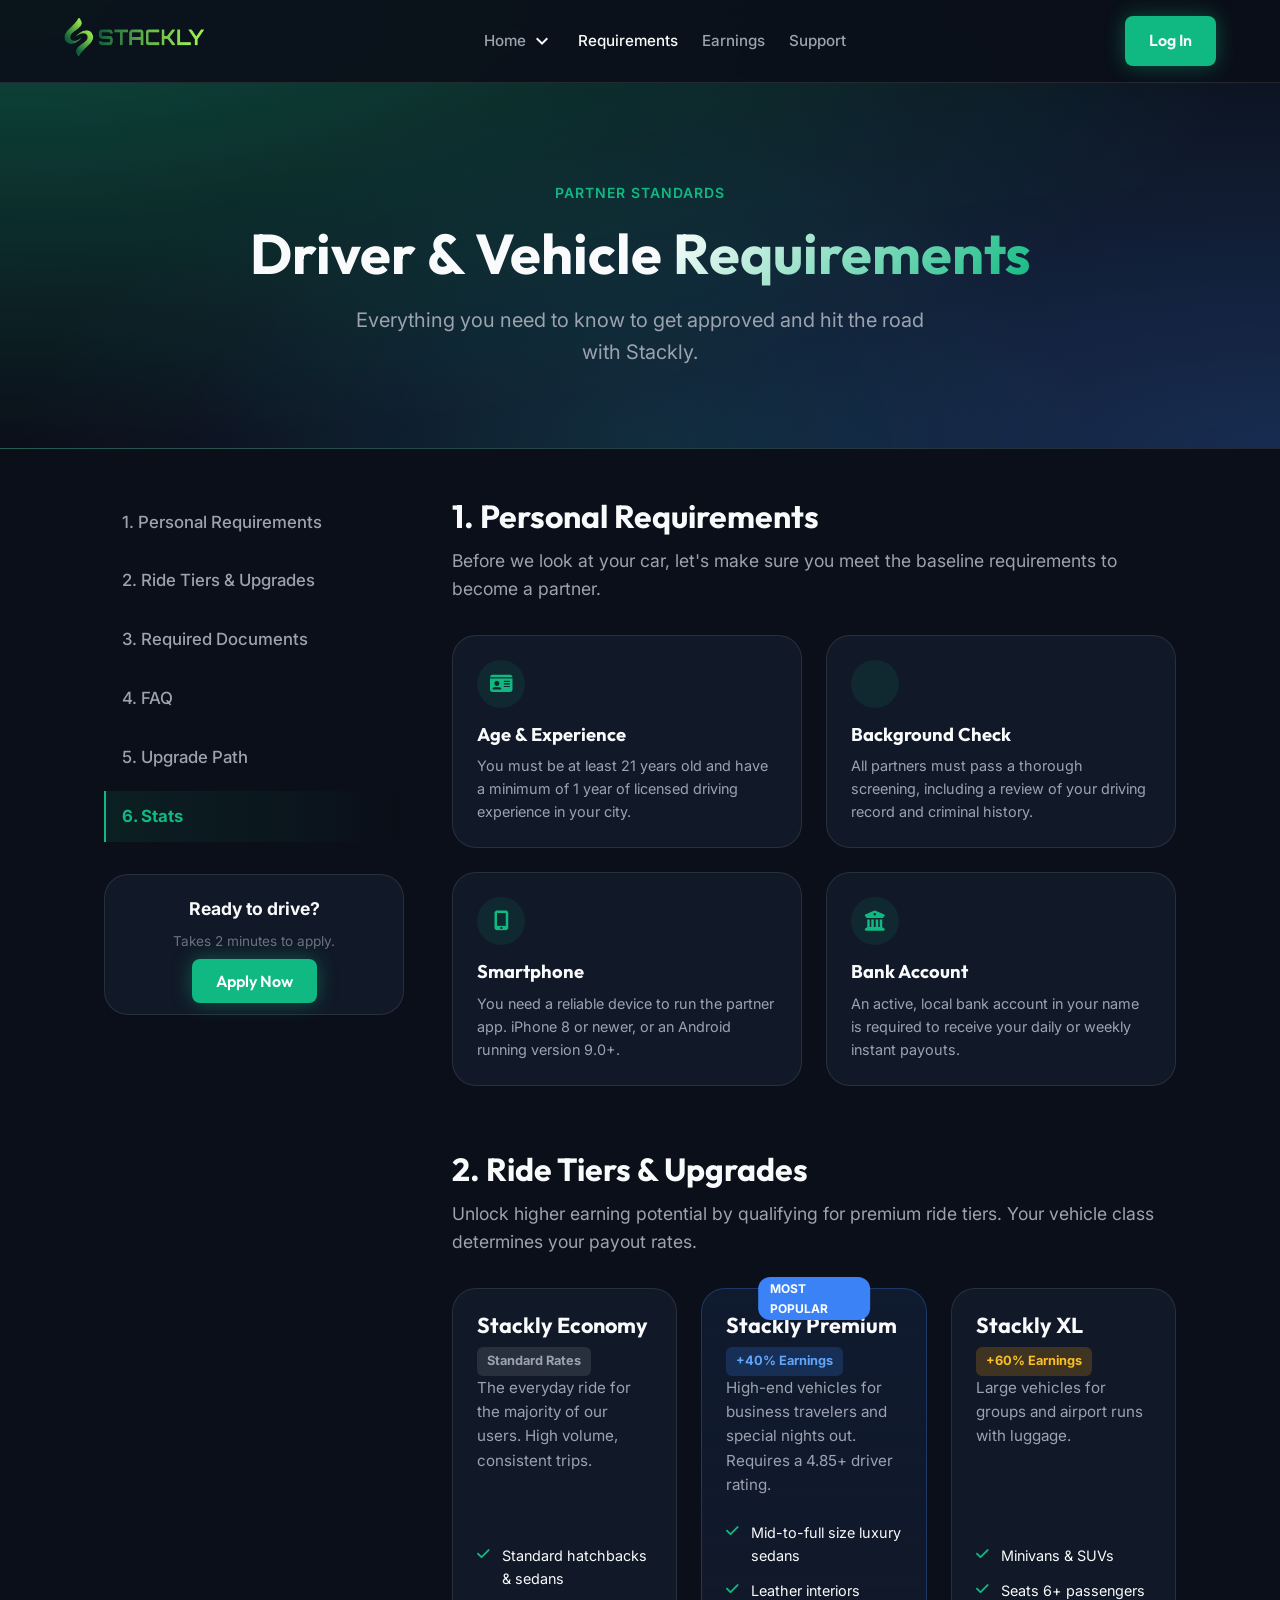
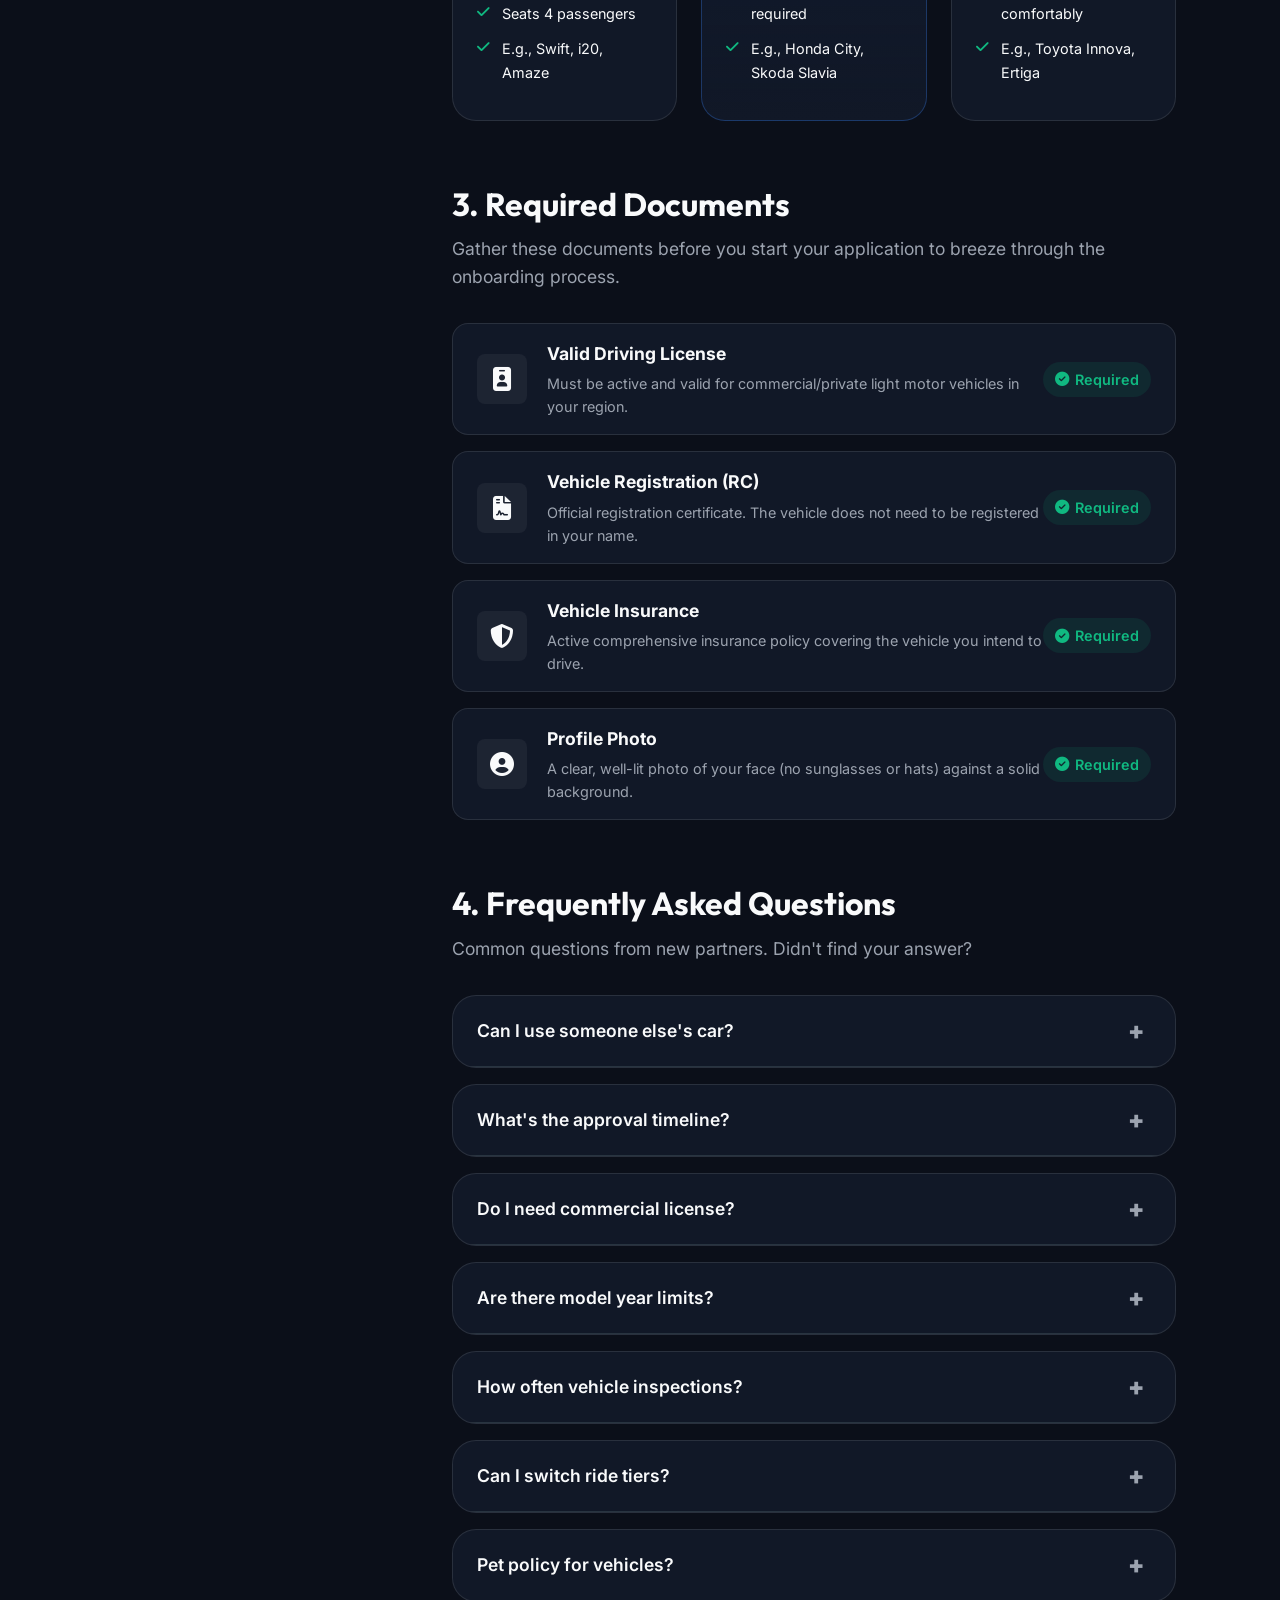
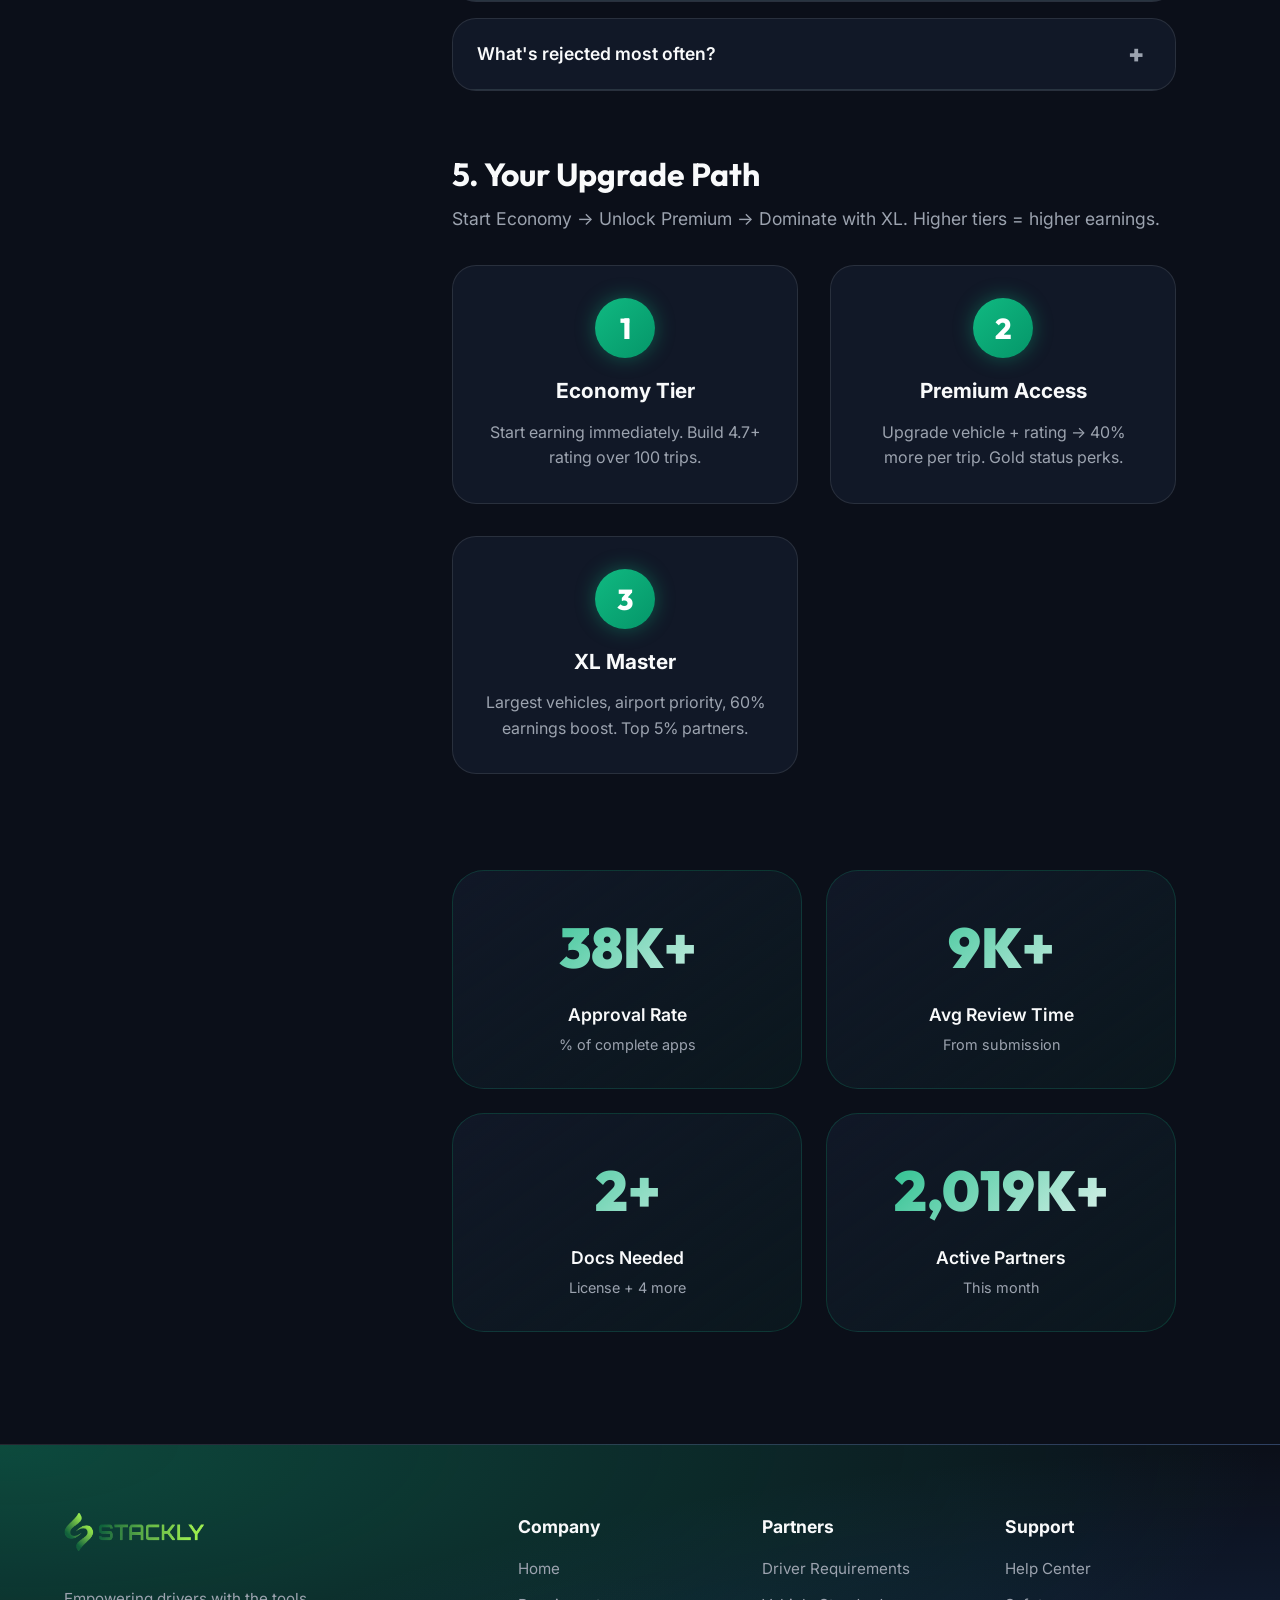
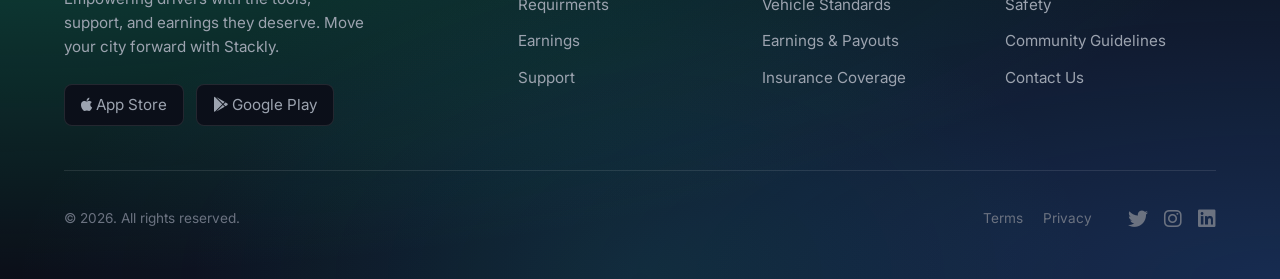
<file: Homepage2/requirments.html>
<!DOCTYPE html>
<html lang="en">

<head>
    <meta charset="UTF-8">
    <meta name="viewport" content="width=device-width, initial-scale=1.0">
    <title>Requirments | Partners </title>
    <link rel="stylesheet" href="shared.css">
    <link rel="stylesheet" href="requirments.css">
    <link href="https://fonts.googleapis.com/icon?family=Material+Icons" rel="stylesheet">
    <link
        href="https://fonts.googleapis.com/css2?family=DM+Sans:wght@400;500;600;700&family=Inter:wght@300;400;500;600;700;800&family=Outfit:wght@400;600;700;800;900&display=swap"
        rel="stylesheet" />
    <link rel="stylesheet" href="https://cdnjs.cloudflare.com/ajax/libs/font-awesome/6.5.1/css/all.min.css">
    <link href="https://unpkg.com/aos@2.3.1/dist/aos.css" rel="stylesheet">

</head>

<body class="driver-theme">
    <header class="driver-header">
        <div class="nav-container">
            <a href="index.html" class="nav-logo">
                <img src="./assets/Stackly-logo-green.webp" alt="Stackly Partners" class="logo">
            </a>

            <nav class="nav-links" id="navMenu">
                <div class="home-nav">
                    <a href="index.html" class="home-btn nav-link">Home</a>
                    <span class="material-icons dropdown-icon" id="homeDropdownBtn">
                        expand_more
                    </span>
                    <div class="home-select" id="homeDropdown">
                        <a href="../index.html" class="nav-link">Home Page 1</a>
                    </div>
                </div> <a href="requirments.html" class="active">Requirements</a>
                <a href="earnings.html">Earnings</a>
                <a href="support.html">Support</a>
                <div class="close-btn material-icons" id="closeMenu">close</div>
                <div class="nav-actions mob-view">
                    <a href="login.html" class="nav-login btn-driver-primary">Log In</a>
                </div>
            </nav>

            <div class="nav-actions">
                <a href="login.html" class="nav-login btn-driver-primary">Log In</a>
            </div>

            <div class="hamburger" id="hamburger">
                <span class="material-icons">menu</span>
            </div>
        </div>
    </header>

    <section class="req-hero">
        <div class="container text-center">
            <div class="hero-badge">Partner Standards</div>
            <h1 class="req-title">Driver & Vehicle <span class="text-gradient-green">Requirements</span></h1>
            <p class="req-subtitle">Everything you need to know to get approved and hit the road with Stackly.</p>
        </div>
    </section>

    <div class="container req-layout-wrapper">

        <aside class="req-sidebar" data-aos="fade-up">
            <nav class="req-nav" id="reqNav">
                <a href="#personal" class="req-nav-link active">1. Personal Requirements</a>
                <a href="#tiers" class="req-nav-link">2. Ride Tiers & Upgrades</a>
                <a href="#documents" class="req-nav-link">3. Required Documents</a>
                <a href="#faq" class="req-nav-link">4. FAQ</a>
                <a href="#upgrade" class="req-nav-link">5. Upgrade Path</a>
                <a href="#stats" class="req-nav-link">6. Stats</a>
            </nav>

            <div class="sidebar-cta">
                <h4>Ready to drive?</h4>
                <p>Takes 2 minutes to apply.</p>
                <a href="404page.html" class="btn-driver-primary btn-block">Apply Now</a>
            </div>
        </aside>

        <main class="req-content">

            <section id="personal" class="req-section reveal-up">
                <div class="section-heading">
                    <h2>1. Personal Requirements</h2>
                    <p>Before we look at your car, let's make sure you meet the baseline requirements to become a
                        partner.</p>
                </div>

                <div class="req-grid">

                    <div class="req-card">
                        <div class="req-icon"><i class="fas fa-id-card"></i></div>
                        <h3>Age & Experience</h3>
                        <p>You must be at least 21 years old and have a minimum of 1 year of licensed driving experience
                            in your city.</p>
                    </div>

                    <div class="req-card">
                        <div class="req-icon"><i class="fas fa-shield-check"></i></div>
                        <h3>Background Check</h3>
                        <p>All partners must pass a thorough screening, including a review of your driving record and
                            criminal history.</p>
                    </div>

                    <div class="req-card">
                        <div class="req-icon"><i class="fas fa-mobile-alt"></i></div>
                        <h3>Smartphone</h3>
                        <p>You need a reliable device to run the partner app. iPhone 8 or newer, or an Android running
                            version 9.0+.</p>
                    </div>

                    <div class="req-card">
                        <div class="req-icon"><i class="fas fa-university"></i></div>
                        <h3>Bank Account</h3>
                        <p>An active, local bank account in your name is required to receive your daily or weekly
                            instant payouts.</p>
                    </div>

                </div>
            </section>

            <section id="tiers" class="req-section reveal-up">
                <div class="section-heading">
                    <h2>2. Ride Tiers & Upgrades</h2>
                    <p>Unlock higher earning potential by qualifying for premium ride tiers. Your vehicle class
                        determines your payout rates.</p>
                </div>

                <div class="tiers-grid">
                    <div class="tier-card">
                        <div class="tier-header">
                            <h3>Stackly Economy</h3>
                            <span class="tier-badge badge-standard">Standard Rates</span>
                        </div>
                        <p class="tier-desc">The everyday ride for the majority of our users. High volume, consistent
                            trips.</p>
                        <ul class="tier-list">
                            <li><i class="fas fa-check"></i> Standard hatchbacks & sedans</li>
                            <li><i class="fas fa-check"></i> Seats 4 passengers</li>
                            <li><i class="fas fa-check"></i> E.g., Swift, i20, Amaze</li>
                        </ul>
                    </div>

                    <div class="tier-card featured-tier">
                        <div class="tier-header">
                            <h3>Stackly Premium</h3>
                            <span class="tier-badge badge-premium">+40% Earnings</span>
                        </div>
                        <p class="tier-desc">High-end vehicles for business travelers and special nights out. Requires a
                            4.85+ driver rating.</p>
                        <ul class="tier-list">
                            <li><i class="fas fa-check"></i> Mid-to-full size luxury sedans</li>
                            <li><i class="fas fa-check"></i> Leather interiors required</li>
                            <li><i class="fas fa-check"></i> E.g., Honda City, Skoda Slavia</li>
                        </ul>
                    </div>

                    <div class="tier-card">
                        <div class="tier-header">
                            <h3>Stackly XL</h3>
                            <span class="tier-badge badge-xl">+60% Earnings</span>
                        </div>
                        <p class="tier-desc">Large vehicles for groups and airport runs with luggage.</p>
                        <ul class="tier-list">
                            <li><i class="fas fa-check"></i> Minivans & SUVs</li>
                            <li><i class="fas fa-check"></i> Seats 6+ passengers comfortably</li>
                            <li><i class="fas fa-check"></i> E.g., Toyota Innova, Ertiga</li>
                        </ul>
                    </div>
                </div>
            </section>

            <section id="documents" class="req-section reveal-up">
                <div class="section-heading">
                    <h2>3. Required Documents</h2>
                    <p>Gather these documents before you start your application to breeze through the onboarding
                        process.</p>
                </div>

                <div class="document-list">

                    <div class="doc-item">
                        <div class="doc-icon"><i class="fas fa-id-badge"></i></div>
                        <div class="doc-content">
                            <h4>Valid Driving License</h4>
                            <p>Must be active and valid for commercial/private light motor vehicles in your region.</p>
                        </div>
                        <div class="doc-status"><i class="fas fa-check-circle"></i> Required</div>
                    </div>

                    <div class="doc-item">
                        <div class="doc-icon"><i class="fas fa-file-contract"></i></div>
                        <div class="doc-content">
                            <h4>Vehicle Registration (RC)</h4>
                            <p>Official registration certificate. The vehicle does not need to be registered in your
                                name.</p>
                        </div>
                        <div class="doc-status"><i class="fas fa-check-circle"></i> Required</div>
                    </div>

                    <div class="doc-item">
                        <div class="doc-icon"><i class="fas fa-shield-alt"></i></div>
                        <div class="doc-content">
                            <h4>Vehicle Insurance</h4>
                            <p>Active comprehensive insurance policy covering the vehicle you intend to drive.</p>
                        </div>
                        <div class="doc-status"><i class="fas fa-check-circle"></i> Required</div>
                    </div>

                    <div class="doc-item">
                        <div class="doc-icon"><i class="fas fa-user-circle"></i></div>
                        <div class="doc-content">
                            <h4>Profile Photo</h4>
                            <p>A clear, well-lit photo of your face (no sunglasses or hats) against a solid background.
                            </p>
                        </div>
                        <div class="doc-status"><i class="fas fa-check-circle"></i> Required</div>
                    </div>

                </div>
            </section>
            <section id="faq" class="req-section reveal-up">
                <div class="section-heading">
                    <h2>4. Frequently Asked Questions</h2>
                    <p>Common questions from new partners. Didn't find your answer?</p>
                </div>
                <div class="faq-list">
                    <div class="faq-item">
                        <div class="faq-question">
                            <h4>Can I use someone else's car?</h4>
                            <span class="faq-toggle">+</span>
                        </div>
                        <div class="faq-answer">
                            <p>Yes! The vehicle doesn't need to be in your name, but you must have written permission
                                from the owner and all required documents (RC, insurance).</p>
                        </div>
                    </div>
                    <div class="faq-item">
                        <div class="faq-question">
                            <h4>What's the approval timeline?</h4>
                            <span class="faq-toggle">+</span>
                        </div>
                        <div class="faq-answer">
                            <p>95% of complete applications approved within 24 hours. Upload clear photos and we'll get
                                you on the road fast.</p>
                        </div>
                    </div>
                    <div class="faq-item">
                        <div class="faq-question">
                            <h4>Do I need commercial license?</h4>
                            <span class="faq-toggle">+</span>
                        </div>
                        <div class="faq-answer">
                            <p>No private light motor vehicle license is fine. Commercial endorsement required only for
                                heavy vehicles.</p>
                        </div>
                    </div>
                    <div class="faq-item">
                        <div class="faq-question">
                            <h4>Are there model year limits?</h4>
                            <span class="faq-toggle">+</span>
                        </div>
                        <div class="faq-answer">
                            <p>Economy: 2015+, Premium: 2020+, XL: No limit if maintained well. Always condition > age.
                            </p>
                        </div>
                    </div>
                    <div class="faq-item">
                        <div class="faq-question">
                            <h4>How often vehicle inspections?</h4>
                            <span class="faq-toggle">+</span>
                        </div>
                        <div class="faq-answer">
                            <p>Monthly self-checklist + random spot inspections. Major 50-point every 6 months free of
                                charge.</p>
                        </div>
                    </div>
                    <div class="faq-item">
                        <div class="faq-question">
                            <h4>Can I switch ride tiers?</h4>
                            <span class="faq-toggle">+</span>
                        </div>
                        <div class="faq-answer">
                            <p>Yes! Upgrade anytime with vehicle change + rating requirement. Downgrades instant.</p>
                        </div>
                    </div>
                    <div class="faq-item">
                        <div class="faq-question">
                            <h4>Pet policy for vehicles?</h4>
                            <span class="faq-toggle">+</span>
                        </div>
                        <div class="faq-answer">
                            <p>No permanent pet damage. Seat covers recommended. Clean between rides required.</p>
                        </div>
                    </div>
                    <div class="faq-item">
                        <div class="faq-question">
                            <h4>What's rejected most often?</h4>
                            <span class="faq-toggle">+</span>
                        </div>
                        <div class="faq-answer">
                            <p>1. Blurry document photos (30%), 2. Expired insurance (25%), 3. Dirty vehicles (20%).</p>
                        </div>
                    </div>
                </div>
            </section>
            <section id="upgrade" class="req-section reveal-up">
                <div class="section-heading">
                    <h2>5. Your Upgrade Path</h2>
                    <p>Start Economy → Unlock Premium → Dominate with XL. Higher tiers = higher earnings.</p>
                </div>
                <div class="process-timeline">
                    <div class="timeline-step">
                        <span class="step-number">1</span>
                        <h4>Economy Tier</h4>
                        <p>Start earning immediately. Build 4.7+ rating over 100 trips.</p>
                    </div>
                    <div class="timeline-step">
                        <span class="step-number">2</span>
                        <h4>Premium Access</h4>
                        <p>Upgrade vehicle + rating → 40% more per trip. Gold status perks.</p>
                    </div>
                    <div class="timeline-step">
                        <span class="step-number">3</span>
                        <h4>XL Master</h4>
                        <p>Largest vehicles, airport priority, 60% earnings boost. Top 5% partners.</p>
                    </div>
                </div>
            </section>
            <section id="stats" class="stats-section reveal-up req-section">
                <div class="stats-grid">
                    <div class="stat-card">
                        <div class="stat-number" data-target="95">95</div>
                        <div class="stat-label">Approval Rate</div>
                        <div class="stat-unit">% of complete apps</div>
                    </div>
                    <div class="stat-card">
                        <div class="stat-number" data-target="24">24h</div>
                        <div class="stat-label">Avg Review Time</div>
                        <div class="stat-unit">From submission</div>
                    </div>
                    <div class="stat-card">
                        <div class="stat-number" data-target="5">5</div>
                        <div class="stat-label">Docs Needed</div>
                        <div class="stat-unit">License + 4 more</div>
                    </div>
                    <div class="stat-card">
                        <div class="stat-number" data-target="5000">5K+</div>
                        <div class="stat-label">Active Partners</div>
                        <div class="stat-unit">This month</div>
                    </div>
                </div>
            </section>

        </main>
    </div>

    <footer class="driver-footer">
        <div class="container">
            <div class="footer-grid">

                <div class="footer-col brand-col">
                    <a href="index.html" class="footer-logo">
                        <img src="./assets/Stackly-logo-green.webp" alt="Stackly">
                    </a>
                    <p class="footer-desc">Empowering drivers with the tools, support, and earnings they deserve. Move
                        your city forward with Stackly.</p>
                    <div class="app-store-btns">
                        <a href="404page.html" class="store-btn"><i class="fab fa-apple"></i> App Store</a>
                        <a href="404page.html" class="store-btn"><i class="fab fa-google-play"></i> Google Play</a>
                    </div>
                </div>
                <div class="footer-col">
                    <h4>Company</h4>
                    <a href="index.html">Home</a>
                    <a href="requirments.html">Requirments</a>
                    <a href="earnings.html">Earnings</a>
                    <a href="support.html">Support</a>
                </div>

                <div class="footer-col">
                    <h4>Partners</h4>
                    <a href="404page.html">Driver Requirements</a>
                    <a href="404page.html">Vehicle Standards</a>
                    <a href="404page.html">Earnings & Payouts</a>
                    <a href="404page.html">Insurance Coverage</a>
                </div>


                <div class="footer-col">
                    <h4>Support</h4>
                    <a href="404page.html">Help Center</a>
                    <a href="404page.html">Safety</a>
                    <a href="404page.html">Community Guidelines</a>
                    <a href="404page.html">Contact Us</a>
                </div>

            </div>

            <div class="footer-bottom">
                <div class="copyright">
                    &copy; 2026. All rights reserved.
                </div>
                <div class="legal-social">
                    <div class="legal-links">
                        <a href="404page.html">Terms</a>
                        <a href="404page.html">Privacy</a>
                    </div>
                    <div class="social-icons">
                        <a href="404page.html"><i class="fab fa-twitter"></i></a>
                        <a href="404page.html"><i class="fab fa-instagram"></i></a>
                        <a href="404page.html"><i class="fab fa-linkedin"></i></a>
                    </div>
                </div>
            </div>
        </div>
    </footer>
    <script src="script.js"></script>
    <script src="https://unpkg.com/aos@2.3.1/dist/aos.js"></script>
    <script>
        AOS.init({
            duration: 800,
            easing: 'ease-out-cubic',
            once: true,
            offset: 50,
        });
    </script>
    <script>
        document.addEventListener('DOMContentLoaded', () => {
            const sections = document.querySelectorAll('.req-section');
            const navLinks = document.querySelectorAll('.req-nav-link');

            const observerOptions = {
                root: null,
                rootMargin: '-20% 0px -60% 0px',
                threshold: 0
            };

            const observerCallback = (entries) => {
                entries.forEach(entry => {
                    if (entry.isIntersecting) {
                        const activeId = entry.target.getAttribute('id');
                        navLinks.forEach(link => link.classList.remove('active'));
                        const activeLink = document.querySelector(`.req-nav-link[href="#${activeId}"]`);
                        if (activeLink) {
                            activeLink.classList.add('active');
                        }
                    }
                });
            };

            const observer = new IntersectionObserver(observerCallback, observerOptions);

            sections.forEach(section => observer.observe(section));
        });
        document.addEventListener("DOMContentLoaded", function () {

            const faqItems = document.querySelectorAll(".faq-item");

            faqItems.forEach(item => {

                const question = item.querySelector(".faq-question");
                const answer = item.querySelector(".faq-answer");
                const toggle = item.querySelector(".faq-toggle");

                question.addEventListener("click", () => {

                    const isOpen = item.classList.contains("active");

                    faqItems.forEach(faq => {
                        faq.classList.remove("active");
                        faq.querySelector(".faq-answer").style.maxHeight = null;
                        faq.querySelector(".faq-toggle").textContent = "+";
                    });

                    if (!isOpen) {
                        item.classList.add("active");
                        answer.style.maxHeight = answer.scrollHeight + "px";
                        toggle.textContent = "-";
                    }

                });

            });

        });
    </script>
</body>

</html>
</file>
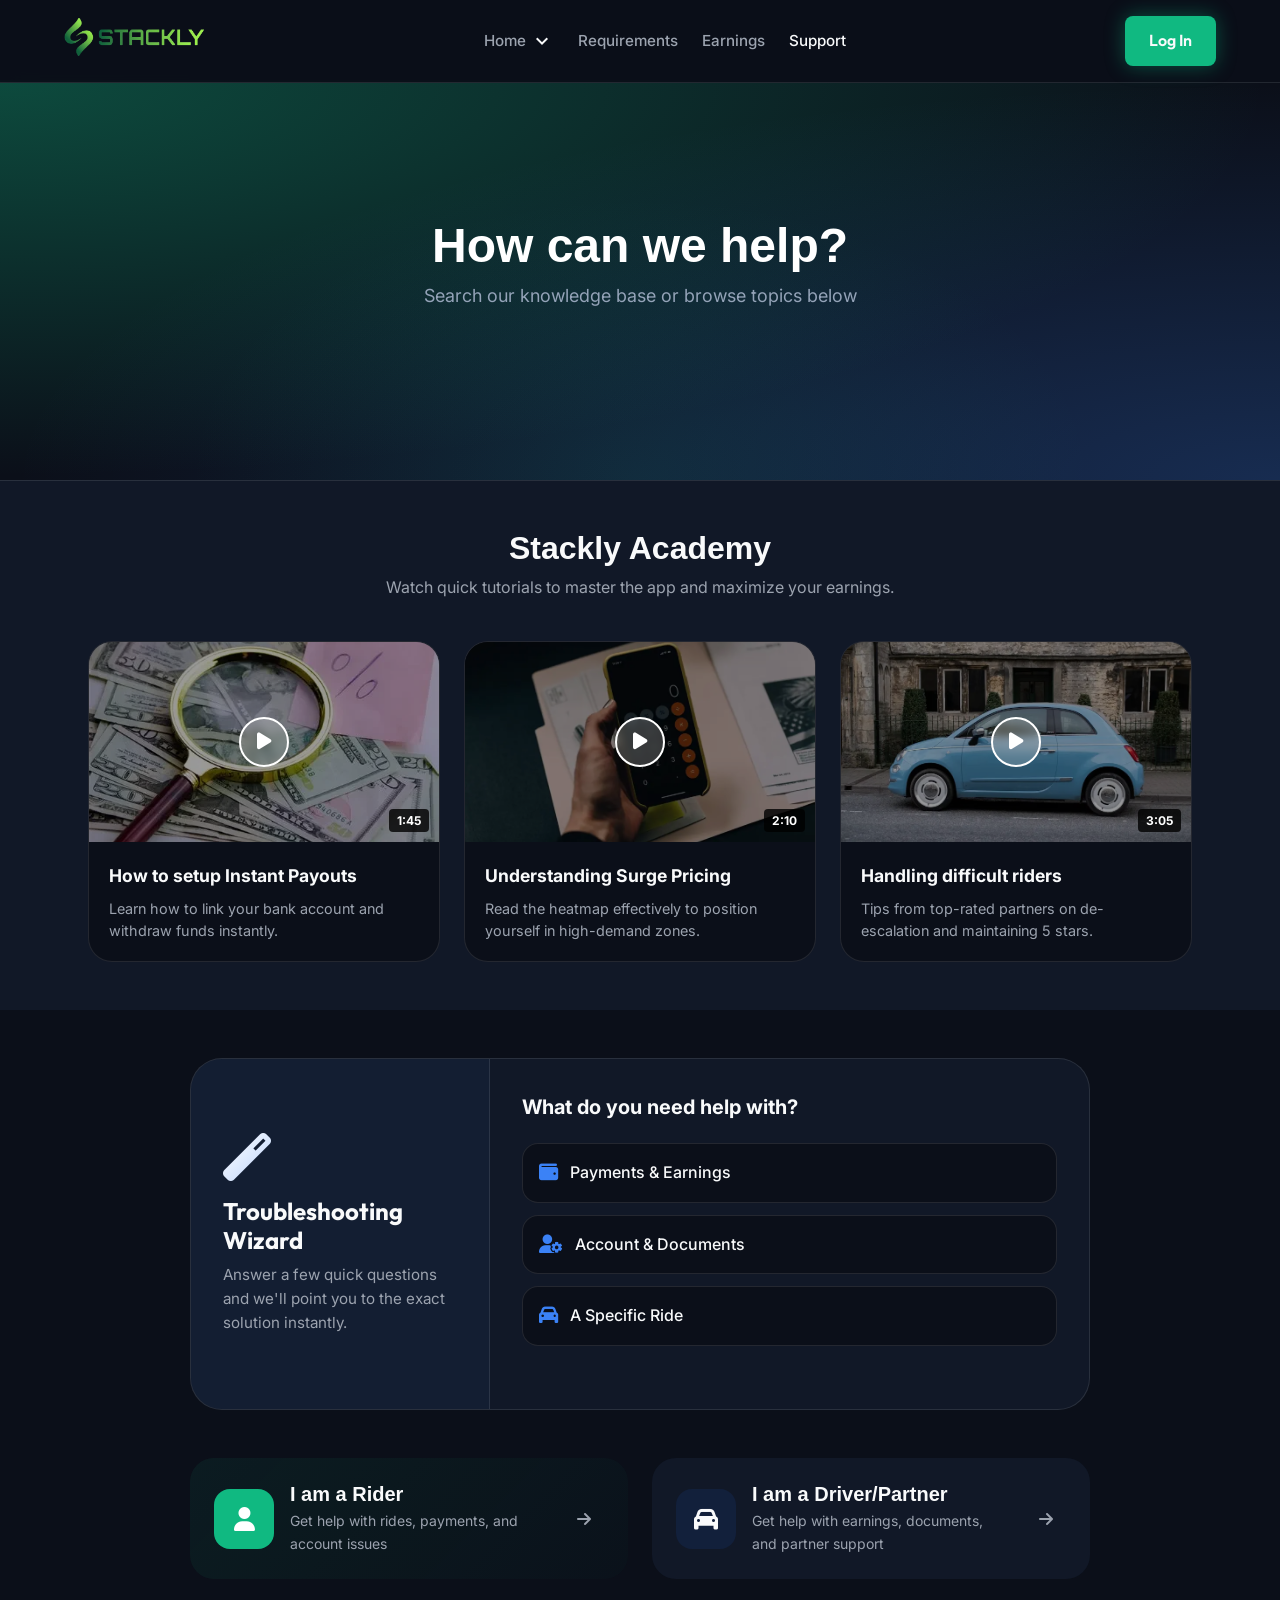
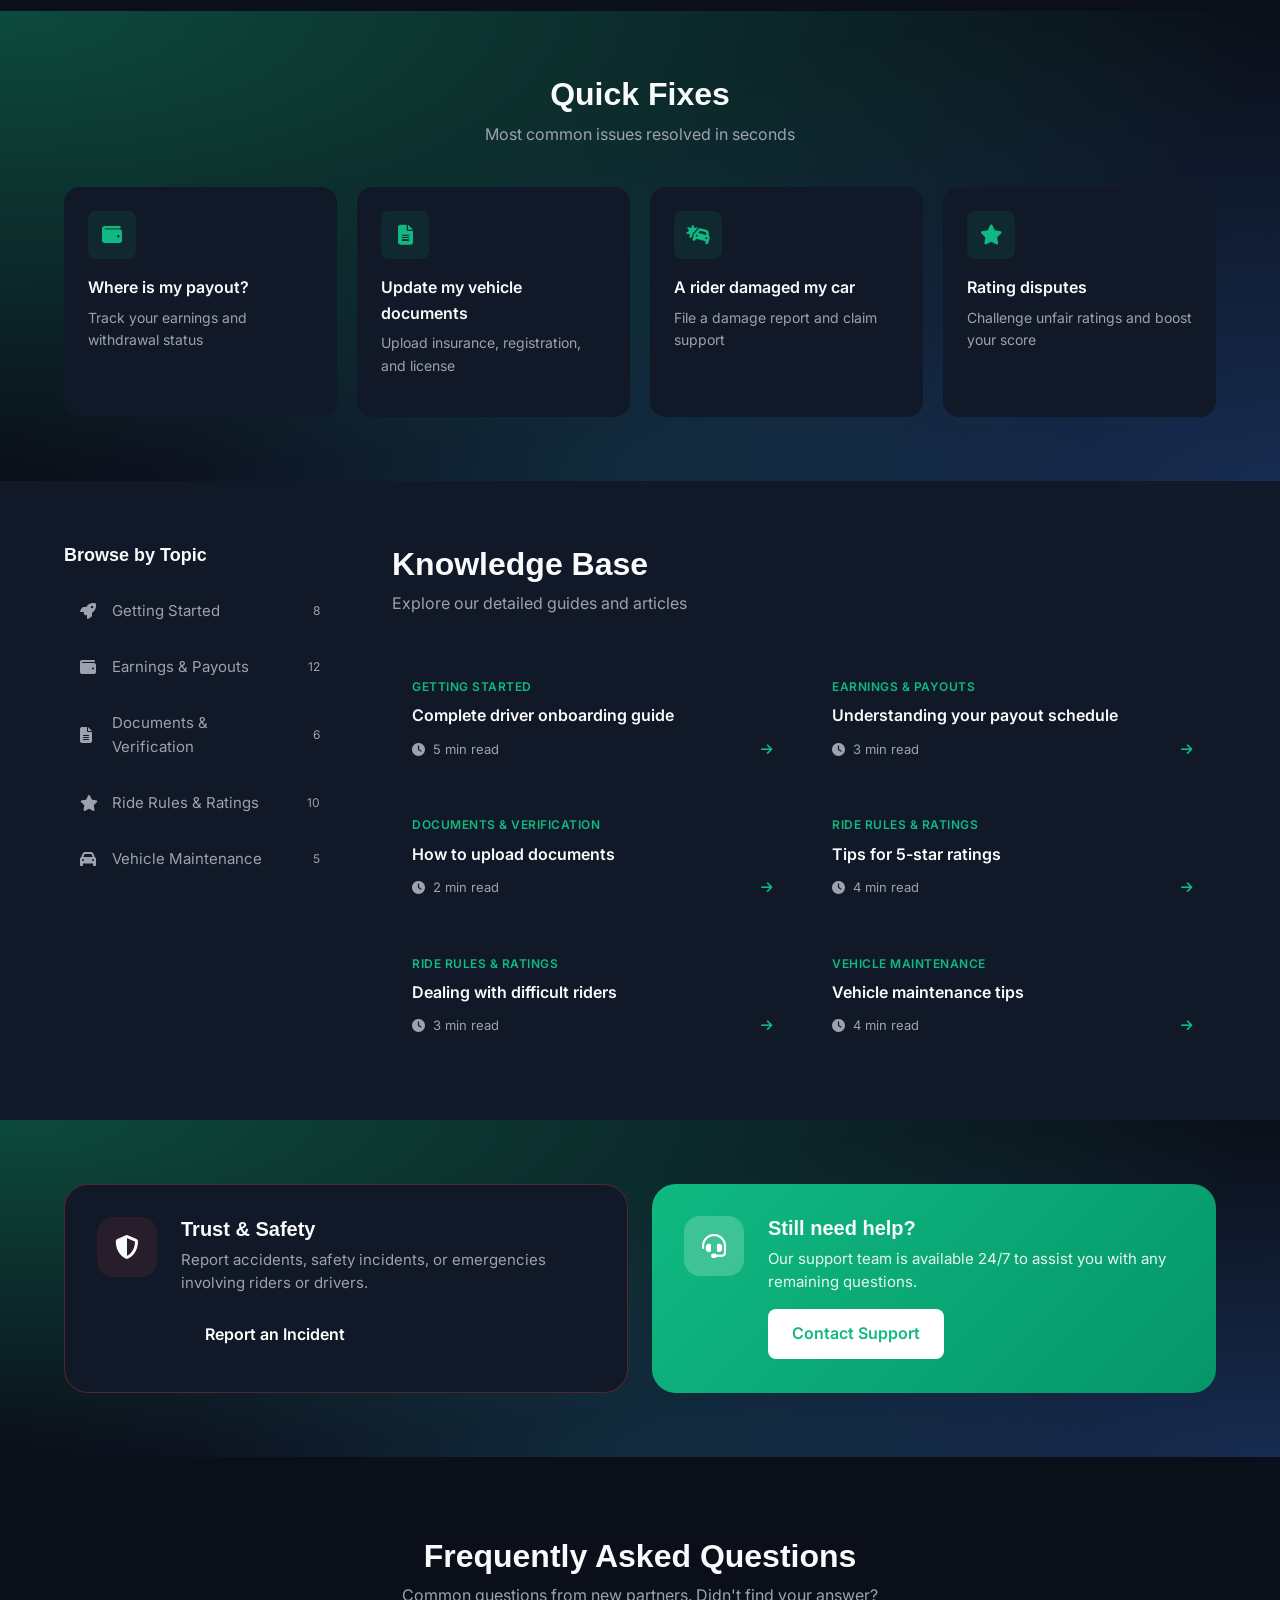
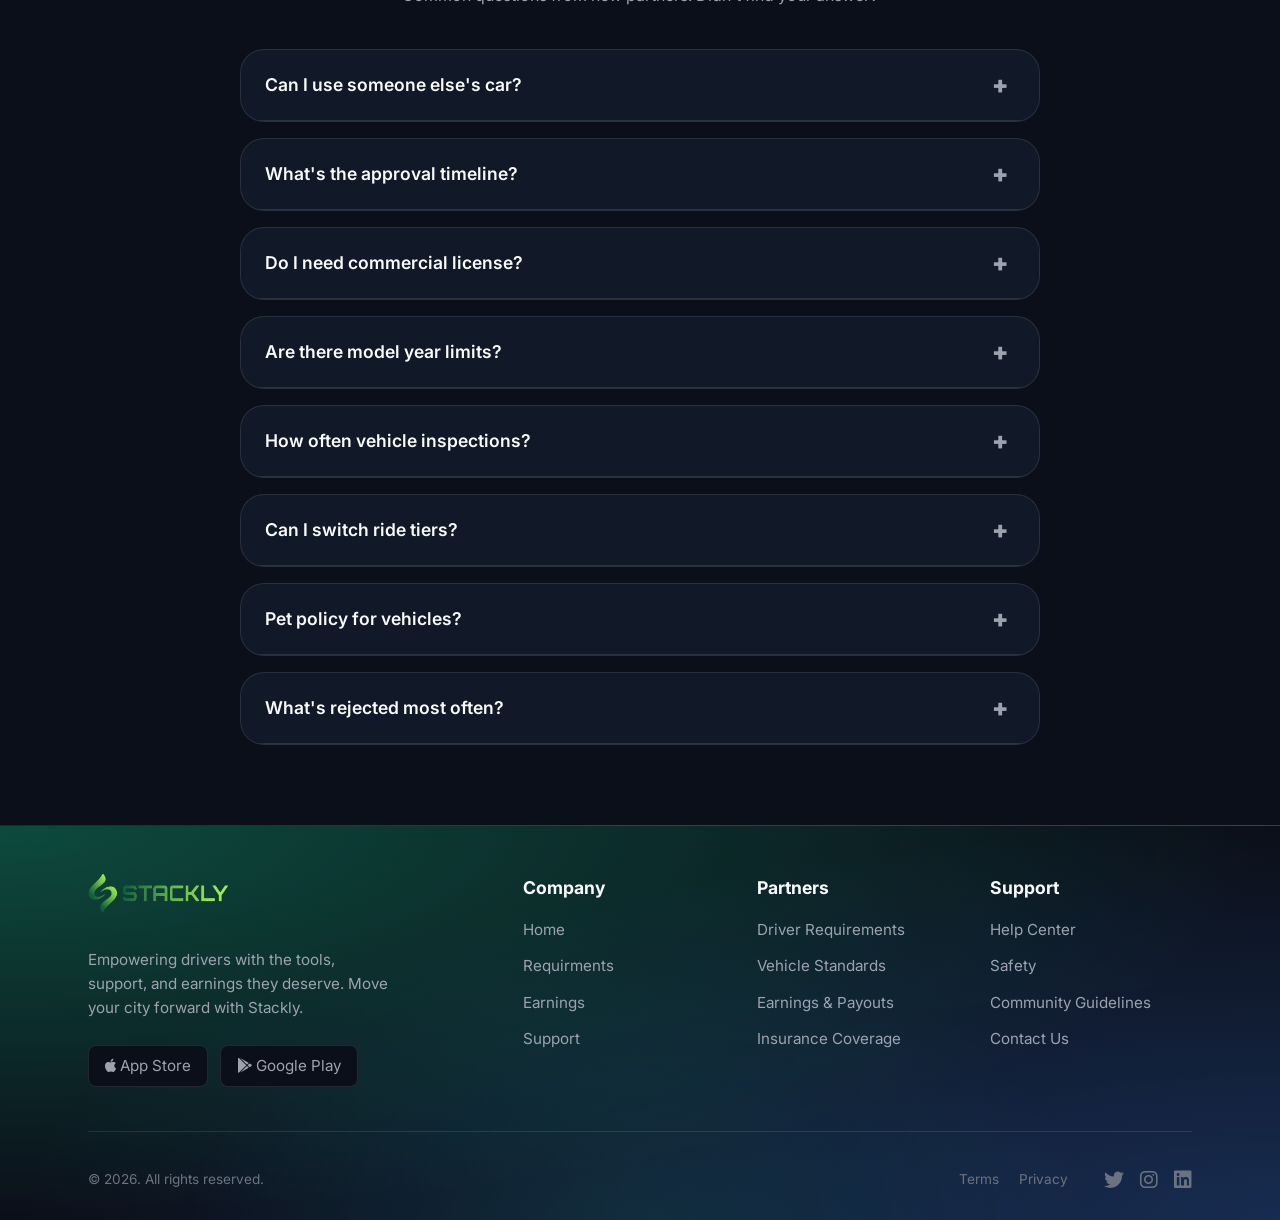
<file: Homepage2/support.html>
<!DOCTYPE html>
<html lang="en">

<head>
    <meta charset="UTF-8">
    <meta name="viewport" content="width=device-width, initial-scale=1.0">
    <title>Support | Partners</title>
    <link rel="stylesheet" href="shared.css">
    <link rel="stylesheet" href="support.css">
    <link href="https://fonts.googleapis.com/icon?family=Material+Icons" rel="stylesheet">
    <link
        href="https://fonts.googleapis.com/css2?family=DM+Sans:wght@400;500;600;700&family=Inter:wght@300;400;500;600;700;800&family=Outfit:wght@400;600;700;800;900&display=swap"
        rel="stylesheet" />
    <link rel="stylesheet" href="https://cdnjs.cloudflare.com/ajax/libs/font-awesome/6.5.1/css/all.min.css">
    <link href="https://unpkg.com/aos@2.3.1/dist/aos.css" rel="stylesheet">
</head>

<body class="driver-theme">
    <header class="driver-header">
        <div class="nav-container">
            <a href="index.html" class="nav-logo">
                <img src="./assets/Stackly-logo-green.webp" alt="Stackly Partners" class="logo">
            </a>

            <nav class="nav-links" id="navMenu">
                <div class="home-nav">
                    <a href="index.html" class="home-btn nav-link">Home</a>
                    <span class="material-icons dropdown-icon" id="homeDropdownBtn">
                        expand_more
                    </span>
                    <div class="home-select" id="homeDropdown">
                        <a href="../index.html" class="nav-link">Home Page 1</a>
                    </div>
                </div> <a href="requirments.html">Requirements</a>
                <a href="earnings.html">Earnings</a>
                <a href="support.html" class="active">Support</a>
                <div class="close-btn material-icons" id="closeMenu">close</div>
                <div class="nav-actions mob-view">
                    <a href="login.html" class="nav-login btn-driver-primary">Log In</a>
                </div>
            </nav>

            <div class="nav-actions">
                <a href="login.html" class="nav-login btn-driver-primary">Log In</a>
            </div>

            <div class="hamburger" id="hamburger">
                <span class="material-icons">menu</span>
            </div>
        </div>
    </header>

    <main class="support-main">
        <section class="support-hero">
            <div class="hero-background">
                <div class="hero-content">
                    <h1 class="hero-title" data-aos="fade-down" data-aos-delay="500">How can we help?</h1>
                    <p class="hero-subtitle">Search our knowledge base or browse topics below</p>
                </div>
                <div class="trending-searches" id="trendingSearches">
                    <span class="trending-label">Trending:</span>
                    <div class="trending-tags">
                        <span class="trending-tag" data-query="payout">Payout issues</span>
                        <span class="trending-tag" data-query="documents">Document update</span>
                        <span class="trending-tag" data-query="ride">Ride cancellation</span>
                        <span class="trending-tag" data-query="rating">Low rating dispute</span>
                    </div>
                </div>
            </div>
            </div>
        </section>


        <section class="video-academy-section reveal-up">
            <div class="container">
                <div class="section-header text-center mb-8">
                    <h2 class="section-title">Stackly Academy</h2>
                    <p class="section-subtitle">Watch quick tutorials to master the app and maximize your earnings.</p>
                </div>

                <div class="academy-grid">
                    <a href="404page.html" class="video-card" data-aos="fade-down" data-aos-delay="300">
                        <div class="video-thumbnail" style="background-image: url('./assets/contact1.webp');">
                            <div class="play-overlay">
                                <i class="fas fa-play"></i>
                            </div>
                            <span class="video-duration">1:45</span>
                        </div>
                        <div class="video-info">
                            <h4>How to setup Instant Payouts</h4>
                            <p>Learn how to link your bank account and withdraw funds instantly.</p>
                        </div>
                    </a>

                    <a href="404page.html" class="video-card" data-aos="fade-up" data-aos-delay="400">
                        <div class="video-thumbnail" style="background-image: url('./assets/hero2.webp');">
                            <div class="play-overlay">
                                <i class="fas fa-play"></i>
                            </div>
                            <span class="video-duration">2:10</span>
                        </div>
                        <div class="video-info">
                            <h4>Understanding Surge Pricing</h4>
                            <p>Read the heatmap effectively to position yourself in high-demand zones.</p>
                        </div>
                    </a>

                    <a href="404page.html" class="video-card" data-aos="fade-down" data-aos-delay="500">
                        <div class="video-thumbnail" style="background-image: url('./assets/hero1.webp');">
                            <div class="play-overlay">
                                <i class="fas fa-play"></i>
                            </div>
                            <span class="video-duration">3:05</span>
                        </div>
                        <div class="video-info">
                            <h4>Handling difficult riders</h4>
                            <p>Tips from top-rated partners on de-escalation and maintaining 5 stars.</p>
                        </div>
                    </a>
                </div>
            </div>
        </section>

        <section class="diagnostic-wizard-section reveal-up">
            <div class="container">
                <div class="wizard-card">
                    <div class="wizard-sidebar">
                        <i class="fas fa-magic text-gradient-blue"></i>
                        <h3>Troubleshooting Wizard</h3>
                        <p>Answer a few quick questions and we'll point you to the exact solution instantly.</p>
                    </div>

                    <div class="wizard-content" id="wizardContent">
                        <div class="wizard-step active" id="step1">
                            <h4>What do you need help with?</h4>
                            <div class="wizard-options" data-aos="flip-up">
                                <a href="404page.html" class="wizard-btn"><i class="fas fa-wallet"></i> Payments &
                                    Earnings</a>
                                <a href="404page.html" class="wizard-btn"><i class="fas fa-user-cog"></i> Account &
                                    Documents</a>
                                <a href="404page.html" class="wizard-btn"><i class="fas fa-car"></i> A Specific Ride</a>
                            </div>
                        </div>
                    </div>
                </div>
            </div>
        </section>

        <section class="user-routing-section">
            <div class="container">
                <div class="routing-grid">
                    <div class="routing-card rider-card active" data-user="rider" data-aos="fade" data-aos-delay="400">
                        <div class="card-icon">
                            <i class="fas fa-user"></i>
                        </div>
                        <div class="card-content">
                            <h3>I am a Rider</h3>
                            <p>Get help with rides, payments, and account issues</p>
                        </div>
                        <a href="404page.html" class="card-arrow">
                            <i class="fas fa-arrow-right"></i>
                        </a>
                    </div>
                    <div class="routing-card driver-card" data-user="driver" data-aos="fade" data-aos-delay="500">
                        <div class="card-icon">
                            <i class="fas fa-car"></i>
                        </div>
                        <div class="card-content">
                            <h3>I am a Driver/Partner</h3>
                            <p>Get help with earnings, documents, and partner support</p>
                        </div>
                        <a href="404page.html" class="card-arrow">
                            <i class="fas fa-arrow-right"></i>
                        </a>
                    </div>
                </div>
            </div>
        </section>

        <section class="quick-fixes-section">
            <div class="container">
                <h2 class="section-title">Quick Fixes</h2>
                <p class="section-subtitle">Most common issues resolved in seconds</p>

                <div class="quick-fixes-grid" id="quickFixesGrid">
                </div>
            </div>
        </section>

        <section class="knowledge-base-section">
            <div class="container">
                <div class="kb-layout">
                    <aside class="kb-sidebar">
                        <h3 class="kb-sidebar-title">Browse by Topic</h3>
                        <ul class="kb-topic-list" id="kbTopicList">
                        </ul>
                    </aside>

                    <div class="kb-content">
                        <h2 class="section-title">Knowledge Base</h2>
                        <p class="section-subtitle">Explore our detailed guides and articles</p>

                        <div class="kb-articles-grid" id="kbArticlesGrid">
                        </div>
                    </div>
                </div>
            </div>
        </section>

        <section class="emergency-section">
            <div class="container">
                <div class="emergency-grid">
                    <div class="emergency-card" data-aos="fade-down" data-aos-delay="300">
                        <div class="emergency-icon">
                            <i class="fas fa-shield-alt"></i>
                        </div>
                        <div class="emergency-content">
                            <h3>Trust & Safety</h3>
                            <p>Report accidents, safety incidents, or emergencies involving riders or drivers.</p>
                            <a href="404page.html" class="emergency-btn">Report an Incident</a>
                        </div>
                    </div>
                    <div class="contact-cta-card" data-aos="fade-down" data-aos-delay="400">
                        <div class="cta-icon">
                            <i class="fas fa-headset"></i>
                        </div>
                        <div class="cta-content">
                            <h3>Still need help?</h3>
                            <p>Our support team is available 24/7 to assist you with any remaining questions.</p>
                            <a href="404page.html" class="cta-btn">Contact Support</a>
                        </div>
                    </div>
                </div>
            </div>
        </section>
        <section id="faq" class="faq-section reveal-up" data-aos="fade-up">
            <div class="container">
                <div class="section-header text-center mb-8">
                    <h2 class="section-title">Frequently Asked Questions</h2>
                    <p class="section-subtitle">Common questions from new partners. Didn't find your answer?</p>
                </div>
                <div class="faq-list">
                    <div class="faq-item">
                        <div class="faq-question">
                            <h4>Can I use someone else's car?</h4>
                            <span class="faq-toggle">+</span>
                        </div>
                        <div class="faq-answer">
                            <p>Yes! The vehicle doesn't need to be in your name, but you must have written permission
                                from the owner and all required documents (RC, insurance).</p>
                        </div>
                    </div>
                    <div class="faq-item">
                        <div class="faq-question">
                            <h4>What's the approval timeline?</h4>
                            <span class="faq-toggle">+</span>
                        </div>
                        <div class="faq-answer">
                            <p>95% of complete applications approved within 24 hours. Upload clear photos and we'll get
                                you on the road fast.</p>
                        </div>
                    </div>
                    <div class="faq-item">
                        <div class="faq-question">
                            <h4>Do I need commercial license?</h4>
                            <span class="faq-toggle">+</span>
                        </div>
                        <div class="faq-answer">
                            <p>No private light motor vehicle license is fine. Commercial endorsement required only for
                                heavy vehicles.</p>
                        </div>
                    </div>
                    <div class="faq-item">
                        <div class="faq-question">
                            <h4>Are there model year limits?</h4>
                            <span class="faq-toggle">+</span>
                        </div>
                        <div class="faq-answer">
                            <p>Economy: 2015+, Premium: 2020+, XL: No limit if maintained well. Always condition > age.
                            </p>
                        </div>
                    </div>
                    <div class="faq-item">
                        <div class="faq-question">
                            <h4>How often vehicle inspections?</h4>
                            <span class="faq-toggle">+</span>
                        </div>
                        <div class="faq-answer">
                            <p>Monthly self-checklist + random spot inspections. Major 50-point every 6 months free of
                                charge.</p>
                        </div>
                    </div>
                    <div class="faq-item">
                        <div class="faq-question">
                            <h4>Can I switch ride tiers?</h4>
                            <span class="faq-toggle">+</span>
                        </div>
                        <div class="faq-answer">
                            <p>Yes! Upgrade anytime with vehicle change + rating requirement. Downgrades instant.</p>
                        </div>
                    </div>
                    <div class="faq-item">
                        <div class="faq-question">
                            <h4>Pet policy for vehicles?</h4>
                            <span class="faq-toggle">+</span>
                        </div>
                        <div class="faq-answer">
                            <p>No permanent pet damage. Seat covers recommended. Clean between rides required.</p>
                        </div>
                    </div>
                    <div class="faq-item">
                        <div class="faq-question">
                            <h4>What's rejected most often?</h4>
                            <span class="faq-toggle">+</span>
                        </div>
                        <div class="faq-answer">
                            <p>1. Blurry document photos (30%), 2. Expired insurance (25%), 3. Dirty vehicles (20%).</p>
                        </div>
                    </div>
                </div>
            </div>
        </section>
    </main>


    <footer class="driver-footer" data-aos="fade-down">
        <div class="container">
            <div class="footer-grid">

                <div class="footer-col brand-col">
                    <a href="index.html" class="footer-logo">
                        <img src="./assets/Stackly-logo-green.webp" alt="Stackly">
                    </a>
                    <p class="footer-desc">Empowering drivers with the tools, support, and earnings they deserve. Move
                        your city forward with Stackly.</p>
                    <div class="app-store-btns">
                        <a href="404page.html" class="store-btn"><i class="fab fa-apple"></i> App Store</a>
                        <a href="404page.html" class="store-btn"><i class="fab fa-google-play"></i> Google Play</a>
                    </div>
                </div>
                <div class="footer-col">
                    <h4>Company</h4>
                    <a href="index.html">Home</a>
                    <a href="requirments.html">Requirments</a>
                    <a href="earnings.html">Earnings</a>
                    <a href="support.html">Support</a>
                </div>

                <div class="footer-col">
                    <h4>Partners</h4>
                    <a href="404page.html">Driver Requirements</a>
                    <a href="404page.html">Vehicle Standards</a>
                    <a href="404page.html">Earnings & Payouts</a>
                    <a href="404page.html">Insurance Coverage</a>
                </div>


                <div class="footer-col">
                    <h4>Support</h4>
                    <a href="404page.html">Help Center</a>
                    <a href="404page.html">Safety</a>
                    <a href="404page.html">Community Guidelines</a>
                    <a href="404page.html">Contact Us</a>
                </div>

            </div>

            <div class="footer-bottom">
                <div class="copyright">
                    &copy; 2026. All rights reserved.
                </div>
                <div class="legal-social">
                    <div class="legal-links">
                        <a href="404page.html">Terms</a>
                        <a href="404page.html">Privacy</a>
                    </div>
                    <div class="social-icons">
                        <a href="404page.html"><i class="fab fa-twitter"></i></a>
                        <a href="404page.html"><i class="fab fa-instagram"></i></a>
                        <a href="404page.html"><i class="fab fa-linkedin"></i></a>
                    </div>
                </div>
            </div>
        </div>
    </footer>
    <script src="https://unpkg.com/aos@2.3.1/dist/aos.js"></script>
    <script>
        AOS.init({
            duration: 800,
            easing: 'ease-out-cubic',
            once: true,
            offset: 50,
        });
    </script>
    <script src="script.js"></script>
    <script>
        const quickFixesData = {
            rider: [
                { icon: 'fas fa-suitcase', title: 'I lost an item in the car', desc: 'Report lost items and contact your driver' },
                { icon: 'fas fa-receipt', title: 'Review a past trip or fare', desc: 'View receipts and dispute charges' },
                { icon: 'fas fa-user-shield', title: 'My driver was unprofessional', desc: 'Report driver behavior and get refunds' },
                { icon: 'fas fa-credit-card', title: 'Payment issues', desc: 'Update payment methods and view transactions' }
            ],
            driver: [
                { icon: 'fas fa-wallet', title: 'Where is my payout?', desc: 'Track your earnings and withdrawal status' },
                { icon: 'fas fa-file-alt', title: 'Update my vehicle documents', desc: 'Upload insurance, registration, and license' },
                { icon: 'fas fa-car-crash', title: 'A rider damaged my car', desc: 'File a damage report and claim support' },
                { icon: 'fas fa-star', title: 'Rating disputes', desc: 'Challenge unfair ratings and boost your score' }
            ]
        };

        const knowledgeBaseData = {
            rider: {
                topics: [
                    { name: 'Account & Profile', icon: 'fas fa-user-cog', count: 12 },
                    { name: 'Payments & Promos', icon: 'fas fa-credit-card', count: 8 },
                    { name: 'App Troubleshooting', icon: 'fas fa-bug', count: 15 },
                    { name: 'Safety Guidelines', icon: 'fas fa-shield-alt', count: 10 },
                    { name: 'Ride Options', icon: 'fas fa-car', count: 6 }
                ],
                articles: [
                    { title: 'How to change your pickup location', category: 'App Troubleshooting', readTime: '2 min' },
                    { title: 'Understanding your fare breakdown', category: 'Payments & Promos', readTime: '3 min' },
                    { title: 'Safety features while riding', category: 'Safety Guidelines', readTime: '4 min' },
                    { title: 'How to use split fare', category: 'Payments & Promos', readTime: '2 min' },
                    { title: 'Reporting a lost item', category: 'Account & Profile', readTime: '3 min' },
                    { title: 'Canceling a ride properly', category: 'Ride Options', readTime: '2 min' }
                ]
            },
            driver: {
                topics: [
                    { name: 'Getting Started', icon: 'fas fa-rocket', count: 8 },
                    { name: 'Earnings & Payouts', icon: 'fas fa-wallet', count: 12 },
                    { name: 'Documents & Verification', icon: 'fas fa-file-alt', count: 6 },
                    { name: 'Ride Rules & Ratings', icon: 'fas fa-star', count: 10 },
                    { name: 'Vehicle Maintenance', icon: 'fas fa-car', count: 5 }
                ],
                articles: [
                    { title: 'Complete driver onboarding guide', category: 'Getting Started', readTime: '5 min' },
                    { title: 'Understanding your payout schedule', category: 'Earnings & Payouts', readTime: '3 min' },
                    { title: 'How to upload documents', category: 'Documents & Verification', readTime: '2 min' },
                    { title: 'Tips for 5-star ratings', category: 'Ride Rules & Ratings', readTime: '4 min' },
                    { title: 'Dealing with difficult riders', category: 'Ride Rules & Ratings', readTime: '3 min' },
                    { title: 'Vehicle maintenance tips', category: 'Vehicle Maintenance', readTime: '4 min' }
                ]
            }
        };

        let currentUserType = 'driver';

        function renderQuickFixes(userType) {
            const grid = document.getElementById('quickFixesGrid');
            const fixes = quickFixesData[userType];

            grid.innerHTML = fixes.map((fix, index) => `
                <div class="quick-fix-card" style="animation-delay: ${index * 0.1}s" data-aos='flip-up'>
                    <div class="fix-icon">
                        <i class="${fix.icon}"></i>
                    </div>
                    <h4 class="fix-title">${fix.title}</h4>
                    <p class="fix-desc">${fix.desc}</p>
                    <a href='404page.html' class="fix-arrow">
                        <i class="fas fa-arrow-right"></i>
                    </a>
                    </div>
            `).join('');
        }

        function renderKnowledgeBase(userType) {
            const kb = knowledgeBaseData[userType];

            const topicList = document.getElementById('kbTopicList');
            topicList.innerHTML = kb.topics.map(topic => `
                <li class="kb-topic-item" data-aos='fade-down'>
                    <a href="404page.html" class="kb-topic-link">
                        <i class="${topic.icon}"></i>
                        <span class="topic-name">${topic.name}</span>
                        <span class="topic-count">${topic.count}</span>
                    </a>
                </li>
            `).join('');

            const articlesGrid = document.getElementById('kbArticlesGrid');
            articlesGrid.innerHTML = kb.articles.map((article, index) => `
                <a href='404page.html' class="kb-article-card" style="animation-delay: ${index * 0.05}s" data-aos='flip-down'>
                    <div class="article-category">${article.category}</div>
                    <h4 class="article-title">${article.title}</h4>
                    <div class="article-meta">
                        <span><i class="fas fa-clock"></i> ${article.readTime} read</span>
                        <span class="article-arrow"><i class="fas fa-arrow-right"></i></span>
                    </div>
                    </a>
            `).join('');
        }

        function switchUserType(userType) {
            currentUserType = userType;

            document.querySelectorAll('.routing-card').forEach(card => {
                card.classList.remove('active');
            });
            document.querySelector(`[data-user="${userType}"]`).classList.add('active');

            renderQuickFixes(userType);
            renderKnowledgeBase(userType);
        }

        document.querySelectorAll('.routing-card').forEach(card => {
            card.addEventListener('click', function () {
                const userType = this.getAttribute('data-user');
                switchUserType(userType);
            });
        });

        renderQuickFixes(currentUserType);
        renderKnowledgeBase(currentUserType);
        document.querySelectorAll('.trending-tag').forEach(tag => {
            tag.addEventListener('click', function () {
                const query = this.getAttribute('data-query');
                searchInput.value = this.textContent;
                trendingSearches.classList.remove('visible');
            });
        });

        document.querySelectorAll('.quick-fix-card').forEach(card => {
            card.addEventListener('click', function () {
                this.classList.add('clicked');
                setTimeout(() => this.classList.remove('clicked'), 300);
            });
        });
        document.addEventListener("DOMContentLoaded", function () {

            const faqItems = document.querySelectorAll(".faq-item");

            faqItems.forEach(item => {

                const question = item.querySelector(".faq-question");
                const answer = item.querySelector(".faq-answer");
                const toggle = item.querySelector(".faq-toggle");

                question.addEventListener("click", () => {

                    const isOpen = item.classList.contains("active");

                    faqItems.forEach(faq => {
                        faq.classList.remove("active");
                        faq.querySelector(".faq-answer").style.maxHeight = null;
                        faq.querySelector(".faq-toggle").textContent = "+";
                    });

                    if (!isOpen) {
                        item.classList.add("active");
                        answer.style.maxHeight = answer.scrollHeight + "px";
                        toggle.textContent = "-";
                    }

                });

            });

        });
    </script>
</body>

</html>
</file>
<file: shared.css>
@import url('https://fonts.googleapis.com/css2?family=Inter:wght@400;500;600&family=Montserrat:wght@600;700&display=swap');


:root {
    --font-heading: 'Montserrat', system-ui, sans-serif;
    --font-body: 'Inter', system-ui, sans-serif;
    --bg-main: #F3F4F6;
    --bg-surface: #FFFFFF;
    --bg-surface-hover: #F9FAFB;
    --color-primary: #000000;
    --color-primary-hover: #374151;
    --color-accent: #2563EB;
    --color-on-primary: #FFFFFF;
    --text-primary: #111827;
    --text-secondary: #4B5563;
    --text-muted: #9CA3AF;
    --border-light: #E5E7EB;
    --border-focus: #000000;
    --color-success: #10B981;
    --color-danger: #EF4444;
    --color-warning: #F59E0B;
    --shadow-sm: 0 1px 2px 0 rgba(0, 0, 0, 0.05);
    --shadow-md: 0 4px 6px -1px rgba(0, 0, 0, 0.1), 0 2px 4px -1px rgba(0, 0, 0, 0.06);
    --shadow-lg: 0 10px 15px -3px rgba(0, 0, 0, 0.1), 0 4px 6px -2px rgba(0, 0, 0, 0.05);
    --shadow-up: 0 -4px 15px -3px rgba(0, 0, 0, 0.1);
    --radius-sm: 0.375rem;
    --radius-md: 0.5rem;
    --radius-lg: 1rem;
    --radius-xl: 1.5rem;
    --radius-round: 50%;
    --space-1: 0.25rem;
    --space-2: 0.5rem;
    --space-3: 0.75rem;
    --space-4: 1rem;
    --space-5: 1.25rem;
    --space-6: 1.5rem;
    --space-8: 2rem;
    --space-12: 3rem;
    --z-map: 0;
    --z-elevated: 10;
    --z-dropdown: 50;
    --z-overlay: 90;
    --z-modal: 100;
    --transition-fast: 150ms ease-in-out;
    --transition-smooth: 300ms cubic-bezier(0.4, 0, 0.2, 1);
}


*,
*::before,
*::after {
    margin: 0;
    padding: 0;
    box-sizing: border-box;
}

body {
    font-family: var(--font-body);
    color: var(--text-primary);
    background-color: var(--bg-main);
    line-height: 1.5;
    -webkit-font-smoothing: antialiased;

    -moz-osx-font-smoothing: grayscale;
    padding-top: 70px;
}

h1,
h2,
h3,
h4,
h5,
h6 {
    font-family: var(--font-heading);
    font-weight: 700;
    color: var(--text-primary);
    line-height: 1.2;
}


button {
    font-family: var(--font-body);
    cursor: pointer;
    border: none;
    background: none;
    transition: background-color var(--transition-fast), transform var(--transition-fast);
}

input,
textarea {
    font-family: var(--font-body);
    outline: none;
}

a {
    text-decoration: none;
}



.btn {
    display: inline-flex;
    align-items: center;
    justify-content: center;
    gap: var(--space-2);

    padding: var(--space-3) var(--space-5);

    font-family: var(--font-heading);

    font-size: 1rem;
    font-weight: 600;
    border-radius: var(--radius-md);

    cursor: pointer;
    border: none;
    background: transparent;
    transition: background-color var(--transition-fast),
        color var(--transition-fast),
        transform 100ms ease;

    user-select: none;

}


.btn:active {
    transform: scale(0.97);

}


.btn-primary {
    background-color: var(--color-primary);
    color: var(--color-on-primary);
}

.btn-primary:hover,
.btn-primary:focus-visible {
    background-color: var(--color-primary-hover);
}

.btn-primary:disabled {
    background-color: var(--border-light);
    color: var(--text-muted);
    cursor: not-allowed;
    transform: none;

}


.btn-block {
    width: 100%;
    padding: var(--space-4);

    font-size: 1.125rem;
}


.btn-secondary {
    background-color: var(--bg-surface);
    color: var(--text-primary);
    border: 1px solid var(--border-light);
}

.btn-secondary:hover {
    background-color: var(--bg-surface-hover);
    border-color: var(--text-muted);
}


.btn-fab {
    padding: var(--space-3);
    border-radius: var(--radius-round);

    background-color: var(--bg-surface);
    color: var(--text-primary);
    box-shadow: var(--shadow-md);

    width: 3rem;

    height: 3rem;

}

.btn-fab:hover {
    background-color: var(--bg-surface-hover);
    box-shadow: var(--shadow-lg);

}


.btn-text {
    color: var(--color-accent);
    padding: var(--space-2) var(--space-3);
}

.btn-text:hover {
    background-color: rgba(37, 99, 235, 0.05);

}


.header {
    position: fixed;
    top: 0;
    width: 100%;
    z-index: var(--z-modal);
    background: rgba(255, 255, 255, 0.85);
    backdrop-filter: blur(20px);
    -webkit-backdrop-filter: blur(20px);
    border-bottom: 1px solid var(--border-light);
    animation: slideDown 0.6s cubic-bezier(0.4, 0, 0.2, 1) forwards;
}

@keyframes slideDown {
    from {
        transform: translateY(-100%);
        opacity: 0;
    }

    to {
        transform: translateY(0);
        opacity: 1;
    }
}

.header-container {
    max-width: 1400px;
    margin: 0 auto;
    padding: 0 var(--space-6);
    height: 80px;
    display: flex;
    align-items: center;
    justify-content: space-between;
}


.logo {
    width: 140px;
    animation: fadeInLeft 0.6s ease forwards;
    animation-delay: 0.2s;
    opacity: 0;
}

@keyframes fadeInLeft {
    from {
        transform: translateX(-30px);
        opacity: 0;
    }

    to {
        transform: translateX(0);
        opacity: 1;
    }
}

.logo-icon {
    display: flex;
    align-items: center;
    justify-content: center;
    width: 40px;
    height: 40px;
    background: var(--color-primary);
    color: var(--color-on-primary);
    border-radius: var(--radius-md);
    font-size: 1.25rem;
    transition: transform 0.3s ease, background 0.3s ease;
}

.logo:hover .logo-icon {
    transform: rotate(-10deg) scale(1.1);
    background: var(--color-primary-hover);
}

.logo-text {
    font-family: var(--font-heading);
    font-size: 1.5rem;
    font-weight: 800;
    color: var(--color-primary);
    letter-spacing: -0.5px;
}

.logo-services {
    font-family: var(--font-body);
    font-size: 0.875rem;
    font-weight: 500;
    color: var(--text-secondary);
    padding: 4px 8px;
    background: var(--bg-surface);
    border-radius: var(--radius-sm);
    border: 1px solid var(--border-light);
}

.nav-menu {
    display: flex;
    align-items: center;
}

.nav-list {
    display: flex;
    align-items: center;
    list-style: none;
    gap: var(--space-1);
}

.nav-item {
    position: relative;
    animation: fadeIn 0.6s ease forwards;
    opacity: 0;
}

.nav-item:nth-child(1) {
    animation-delay: 0.3s;
}

.nav-item:nth-child(2) {
    animation-delay: 0.4s;
}

.nav-item:nth-child(3) {
    animation-delay: 0.5s;
}

.nav-item:nth-child(4) {
    animation-delay: 0.6s;
}

@keyframes fadeIn {
    from {
        opacity: 0;
        transform: translateY(-10px);
    }

    to {
        opacity: 1;
        transform: translateY(0);
    }
}

.nav-link {
    display: flex;
    flex-direction: column;
    align-items: center;
    padding: var(--space-3) var(--space-5);
    text-decoration: none;
    font-family: var(--font-body);
    font-size: 0.9375rem;
    font-weight: 500;
    color: var(--text-secondary);
    position: relative;
    transition: color 0.3s ease;
    border-radius: var(--radius-md);
}

.nav-link:hover {
    color: var(--color-primary);
    background: rgba(0, 0, 0, 0.03);
}

.nav-link.active {
    color: var(--color-primary);
    font-weight: 600;
    background: rgba(0, 0, 0, 0.03);
}


.nav-indicator {
    position: absolute;
    bottom: 6px;
    left: 50%;
    transform: translateX(-50%) scaleX(0);
    width: 20px;
    height: 3px;
    background: var(--color-primary);
    border-radius: 2px;
    transition: transform 0.3s cubic-bezier(0.4, 0, 0.2, 1);
}

.nav-link:hover .nav-indicator,
.nav-link.active .nav-indicator {
    transform: translateX(-50%) scaleX(1);
}


.header-actions {
    display: flex;
    align-items: center;
    gap: var(--space-3);
    animation: fadeInRight 0.6s ease forwards;
    animation-delay: 0.5s;
    opacity: 0;
}

@keyframes fadeInRight {
    from {
        transform: translateX(30px);
        opacity: 0;
    }

    to {
        transform: translateX(0);
        opacity: 1;
    }
}

.nav-login {
    color: var(--text-primary);
    font-weight: 500;
}

.nav-login:hover {
    background: rgba(0, 0, 0, 0.05);
    color: var(--color-primary);
}

.nav-dashboard {
    padding: var(--space-3) var(--space-5);
}

.nav-dashboard i {
    font-size: 0.875rem;
}


.mobile-toggle {
    display: none;
    padding: var(--space-2);
    background: transparent;
    border: none;
    cursor: pointer;
}

.hamburger {
    display: flex;
    flex-direction: column;
    gap: 5px;
    width: 24px;
}

.hamburger span {
    display: block;
    width: 100%;
    height: 2px;
    background: var(--color-primary);
    border-radius: 2px;
    transition: all 0.3s ease;
    transform-origin: center;
}

.mobile-toggle.active .hamburger span:nth-child(1) {
    transform: rotate(45deg) translate(5px, 5px);
}

.mobile-toggle.active .hamburger span:nth-child(2) {
    opacity: 0;
}

.mobile-toggle.active .hamburger span:nth-child(3) {
    transform: rotate(-45deg) translate(5px, -5px);
}

.home-nav {
    position: relative;
    display: flex;
    align-items: center;
    gap: 4px;
    cursor: pointer;
}

.home-btn {
    background: transparent;
    border: none;
    font-size: 16px;
    cursor: pointer;
    display: flex;
    align-items: center;
    gap: 6px;
}

.dropdown-icon {
    font-size: 20px;
    cursor: pointer;
    color: var(--orange-dark);
    transition: 0.3s ease;
}

.dropdown-icon.rotate {
    transform: rotate(180deg);
}

.home-select {
    position: absolute;
    top: 50px;
    left: 0;
    border: 1px solid #555454;
    border-radius: 10px;
    min-width: max-content;
    box-shadow: 0 6px 20px rgba(0, 0, 0, 0.1);
    display: none;
    z-index: 100;
    background-color: var(--bg-main);
}

.home-select.show {
    display: block;
}

.home-select a {
    display: block;
    padding: 10px 14px;
    color: var(--orange);
    text-decoration: none;
}

.home-select a:hover {
    color: var(--orange-dark);
}

.mob-view {
    display: none;
}

.home-nav .nav-link {
    padding: var(--space-3) var(--space-1);
}

@keyframes slideUp {
    0% {
        opacity: 0;
        transform: translateY(30px);
    }

    100% {
        opacity: 1;
        transform: translateY(0);
    }
}

@keyframes fadeIn {
    from {
        opacity: 0;
    }

    to {
        opacity: 1;
    }
}

@keyframes float {
    0% {
        transform: translateY(0px);
    }

    50% {
        transform: translateY(-20px);
    }

    100% {
        transform: translateY(0px);
    }
}

@keyframes pulse {
    0% {
        transform: scale(1);
        opacity: 0.5;
    }

    100% {
        transform: scale(1.2);
        opacity: 1;
    }
}


@media (max-width: 768px) {
    .hero-container {
        grid-template-columns: 1fr;
        text-align: center;
    }

    .hero-content {
        order: 2;
    }

    .hero-visual {
        order: 1;
        height: 350px;
        margin-bottom: var(--space-6);
    }

    .image-wrapper {
        max-width: 100%;
    }

    .floating-card {
        display: none;
    }

    .hero-title {
        font-size: 2.5rem;
    }

    .hero-subtitle {
        max-width: 100%;
    }

    .hero-actions {
        justify-content: center;
        flex-direction: column;
    }

    .trust-signals {
        justify-content: center;
        flex-direction: column;
    }
}

@media (max-width: 1024px) {
    .nav-list {
        gap: var(--space-1);
    }

    .nav-link {
        padding: var(--space-3) var(--space-4);
        font-size: 0.875rem;
    }
}

@media (max-width: 768px) {
    .header-container {
        padding: 0 var(--space-4);
        height: 70px;
    }

    .nav-menu {
        position: fixed;
        top: 70px;
        left: 0;
        right: 0;
        background: rgba(255, 255, 255, 0.98);
        backdrop-filter: blur(20px);
        padding: var(--space-6);
        flex-direction: column;
        transform: translateY(-150%);
        opacity: 0;
        transition: all 0.4s cubic-bezier(0.4, 0, 0.2, 1);
        border-bottom: 1px solid var(--border-light);
    }

    .nav-menu.active {
        transform: translateY(0);
        opacity: 1;
    }

    .nav-list {
        flex-direction: column;
        width: 100%;
    }

    .nav-item {
        width: 100%;
        text-align: center;
    }

    .nav-link {
        padding: var(--space-4) var(--space-6);
        font-size: 1.125rem;
    }

    .nav-link.active,
    .nav-link:hover {
        background: rgba(0, 0, 0, 0.03);
    }

    .header-actions {
        display: none;
    }

    .mobile-toggle {
        display: block;
    }

    .hero-title {
        font-size: 2.5rem;
    }

    .hero-subtitle {
        font-size: 1rem;
    }

    .hero-buttons {
        flex-direction: column;
        align-items: center;
    }

    .btn-lg {
        width: 100%;
        max-width: 280px;
    }

    .logo-services {
        display: none;
    }

    .mob-view {
        display: flex !important;
        flex-direction: column;
    }
}

@media (max-width: 480px) {
    .hero {
        padding: var(--space-6);
        padding-top: 90px;
    }

    .hero-title {
        font-size: 2rem;
    }
}

.how-it-works-section {
    padding: var(--space-12) 5%;
    background-color: var(--bg-main);
}

.container {
    max-width: 1200px;
    margin: 0 auto;
    padding-top: 50px;
    padding: 20px 0;
}

.section-header {
    text-align: center;
    margin-bottom: var(--space-12);
}

.section-title {
    font-size: 2.5rem;
    margin-bottom: var(--space-3);
}

.section-subtitle {
    font-size: 1.125rem;
    color: var(--text-secondary);
}



.footer {
    background: #0f172a;
    color: #94a3b8;
    padding: var(--space-12) 5% var(--space-6);
}

.footer .container {
    max-width: 1200px;
    margin: 0 auto;
}

.footer-grid {
    display: grid;
    grid-template-columns: 1.5fr repeat(4, 1fr);
    gap: var(--space-8);
    margin-bottom: var(--space-10);
}

.footer-logo-img {
    width: 140px;
    margin-bottom: var(--space-4);
}

.footer-desc {
    font-size: 0.9375rem;
    line-height: 1.6;
    margin-bottom: var(--space-5);
    max-width: 280px;
}

.footer-social {
    display: flex;
    gap: var(--space-3);
}

.social-link {
    width: 40px;
    height: 40px;
    display: flex;
    align-items: center;
    justify-content: center;
    background: rgba(255, 255, 255, 0.1);
    border-radius: var(--radius-md);
    color: #94a3b8;
    transition: all var(--transition-fast);
}

.social-link:hover {
    background: var(--color-accent);
    color: white;
    transform: translateY(-2px);
}

.footer-heading {
    font-size: 1rem;
    font-weight: 700;
    color: white;
    margin-bottom: var(--space-5);
}

.footer-links {
    list-style: none;
    display: flex;
    flex-direction: column;
    gap: var(--space-3);
}

.footer-links li a {
    color: #94a3b8;
    font-size: 0.9375rem;
    transition: color var(--transition-fast);
    text-decoration: none;
}

.footer-links li a:hover {
    color: white;
}

.footer-app-buttons {
    display: flex;
    flex-direction: column;
    gap: var(--space-3);
}

.footer-store-btn {
    display: flex;
    align-items: center;
    gap: var(--space-3);
    background: rgba(255, 255, 255, 0.1);
    padding: var(--space-3) var(--space-4);
    border-radius: var(--radius-md);
    text-decoration: none;
    transition: all var(--transition-fast);
}

.footer-store-btn:hover {
    background: rgba(255, 255, 255, 0.15);
    transform: translateY(-2px);
}

.footer-store-btn i {
    font-size: 1.5rem;
    color: white;
}

.store-info {
    display: flex;
    flex-direction: column;
}

.store-small {
    font-size: 0.6875rem;
    color: #94a3b8;
    text-transform: uppercase;
    letter-spacing: 0.02em;
}

.store-large {
    font-size: 0.9375rem;
    font-weight: 700;
    color: white;
}

.footer-bottom {
    display: flex;
    justify-content: space-between;
    align-items: center;
    padding-top: var(--space-6);
    border-top: 1px solid rgba(255, 255, 255, 0.1);
    flex-wrap: wrap;
    gap: var(--space-4);
    margin-top: 50px;
}

.footer-copyright p {
    font-size: 0.875rem;
    color: #64748b;
}

.footer-payment {
    display: flex;
    align-items: center;
    gap: var(--space-3);
}

.payment-label {
    font-size: 0.875rem;
    color: #64748b;
}

.payment-icons {
    display: flex;
    gap: var(--space-2);
    font-size: 1.5rem;
    color: #94a3b8;
}


@media (max-width: 1024px) {
    .footer-grid {
        grid-template-columns: repeat(3, 1fr);
    }

    .footer-column:first-child {
        grid-column: span 3;
    }
}

@media (max-width: 768px) {
    .footer-grid {
        grid-template-columns: repeat(2, 1fr);
    }

    .footer-column:first-child {
        grid-column: span 2;
    }

    .footer-bottom {
        flex-direction: column;
        text-align: center;
    }

    .final-cta-title {
        font-size: 2rem;
    }

    .final-cta-buttons {
        flex-direction: column;
        align-items: center;
    }

    .trust-badges {
        flex-direction: column;
        gap: var(--space-3);
    }
}

@media (max-width: 480px) {
    .footer-grid {
        grid-template-columns: 1fr;
    }

    .footer-column:first-child {
        grid-column: span 1;
    }
}


.final-cta-section {
    padding: var(--space-12) 5%;
    background-color: var(--bg-main);
}

.final-cta-banner {
    max-width: 900px;
    margin: 0 auto;
    text-align: center;
    padding: var(--space-12);
    background: linear-gradient(135deg, #0f172a 0%, #1e293b 50%, #0f172a 100%);
    border-radius: var(--radius-2xl);
    position: relative;
    overflow: hidden;
}

.cta-decoration {
    position: absolute;
    border-radius: 50%;
    pointer-events: none;
}

.decor-1 {
    width: 300px;
    height: 300px;
    background: radial-gradient(circle, rgba(37, 99, 235, 0.2) 0%, transparent 70%);
    top: -100px;
    left: -100px;
    animation: float 8s ease-in-out infinite;
}

.decor-2 {
    width: 200px;
    height: 200px;
    background: radial-gradient(circle, rgba(16, 185, 129, 0.15) 0%, transparent 70%);
    bottom: -50px;
    right: -50px;
    animation: float 6s ease-in-out infinite reverse;
}

.decor-3 {
    width: 150px;
    height: 150px;
    background: radial-gradient(circle, rgba(245, 158, 11, 0.1) 0%, transparent 70%);
    top: 50%;
    left: 50%;
    transform: translate(-50%, -50%);
    animation: pulse 4s ease-in-out infinite;
}

.final-cta-content {
    position: relative;
    z-index: 2;
}

.final-cta-title {
    font-size: 3rem;
    font-weight: 800;
    color: white;
    margin-bottom: var(--space-4);
    line-height: 1.1;
}

.final-cta-desc {
    font-size: 1.25rem;
    color: #94a3b8;
    line-height: 1.7;
    margin-bottom: var(--space-8);
    max-width: 600px;
    margin-left: auto;
    margin-right: auto;
}

.final-cta-buttons {
    display: flex;
    justify-content: center;
    gap: var(--space-4);
    margin-bottom: var(--space-8);
}

.final-cta-buttons .btn-primary {
    background: var(--color-accent);
}

.final-cta-buttons .btn-primary:hover {
    background: #1d4ed8;
}

.final-cta-buttons .btn-secondary {
    background: rgba(255, 255, 255, 0.1);
    color: white;
    border: 1px solid rgba(255, 255, 255, 0.2);
}

.final-cta-buttons .btn-secondary:hover {
    background: rgba(255, 255, 255, 0.15);
    border-color: rgba(255, 255, 255, 0.3);
}

.trust-badges {
    display: flex;
    justify-content: center;
    gap: var(--space-8);
    flex-wrap: wrap;
}

.trust-badge {
    display: flex;
    align-items: center;
    gap: var(--space-2);
    color: #94a3b8;
    font-size: 0.9375rem;
    font-weight: 500;
}

.trust-badge i {
    color: var(--color-success);
    font-size: 1.25rem;
}


.section-badge {
    display: inline-block;
    padding: var(--space-2) var(--space-4);
    background: linear-gradient(135deg, rgba(37, 99, 235, 0.1) 0%, rgba(37, 99, 235, 0.05) 100%);
    color: var(--color-accent);
    border-radius: 50px;
    font-size: 0.875rem;
    font-weight: 600;
    margin-bottom: var(--space-4);
    border: 1px solid rgba(37, 99, 235, 0.2);
}
</file>
<file: style.css>
.hero-section {
    position: relative;
    overflow: hidden;
    padding: var(--space-12) 5%;
    background-color: var(--bg-surface);
    min-height: 85vh;
    display: flex;
    align-items: center;
}

.hero-container {
    max-width: 1200px;
    margin: 0 auto;
    display: grid;
    grid-template-columns: 1fr 1fr;
    gap: var(--space-8);
    align-items: center;
}

.badge {
    display: inline-block;
    padding: var(--space-1) var(--space-3);
    background-color: rgba(37, 99, 235, 0.1);
    color: var(--color-accent);
    border-radius: 20px;
    font-size: 0.875rem;
    font-weight: 600;
    margin-bottom: var(--space-4);
}

.hero-title {
    font-size: 4rem;
    letter-spacing: -0.03em;
    margin-bottom: var(--space-4);
}

.text-gradient {
    background: linear-gradient(135deg, var(--color-primary) 0%, var(--text-muted) 100%);
    -webkit-background-clip: text;
    -webkit-text-fill-color: transparent;
}

.hero-subtitle {
    font-size: 1.25rem;
    color: var(--text-secondary);
    margin-bottom: var(--space-6);
    max-width: 480px;
}

.hero-actions {
    display: flex;
    gap: var(--space-4);
    margin-bottom: var(--space-8);
}

.btn-large {
    padding: var(--space-4) var(--space-6);
    font-size: 1.125rem;
}

.hero-visual {
    position: relative;
    display: flex;
    justify-content: center;
    align-items: center;
    height: 500px;
}

.image-wrapper {
    position: relative;
    width: 100%;
    max-width: 500px;
    border-radius: 24px;
    overflow: hidden;
    box-shadow: 0 25px 50px -12px rgba(0, 0, 0, 0.25);
}

.hero-image {
    width: 100%;
    height: auto;
    display: block;
    object-fit: cover;
}

.image-overlay {
    position: absolute;
    inset: 0;
    background: linear-gradient(to top, rgba(0, 0, 0, 0.3) 0%, transparent 50%);
    pointer-events: none;
}

.scroll-animate {
    transition: transform 0.8s cubic-bezier(0.16, 1, 0.3, 1);
}

.scroll-animate-delay-1 {
    transition: transform 0.8s cubic-bezier(0.16, 1, 0.3, 1), opacity 0.8s ease;
    transition-delay: 0.1s;
}

.scroll-animate-delay-2 {
    transition: transform 0.8s cubic-bezier(0.16, 1, 0.3, 1), opacity 0.8s ease;
    transition-delay: 0.2s;
}

.floating-card {
    position: absolute;
    display: flex;
    align-items: center;
    gap: var(--space-3);
    padding: var(--space-3) var(--space-4);
    background: var(--bg-surface);
    border-radius: var(--radius-lg);
    box-shadow: var(--shadow-lg);
    animation: cardFloat 4s ease-in-out infinite;
}

.card-1 {
    top: 20%;
    right: -20px;
    animation-delay: 0s;
}

.card-2 {
    bottom: 25%;
    left: -30px;
    animation-delay: 2s;
}

.card-icon {
    display: flex;
    align-items: center;
    justify-content: center;
    width: 40px;
    height: 40px;
    background: rgba(16, 185, 129, 0.1);
    color: var(--color-success);
    border-radius: var(--radius-md);
    font-size: 1.25rem;
}

.card-icon.warning {
    background: rgba(245, 158, 11, 0.1);
    color: var(--color-warning);
}

.card-text {
    display: flex;
    flex-direction: column;
}

.card-title {
    font-size: 0.875rem;
    font-weight: 600;
    color: var(--text-primary);
}

.card-subtitle {
    font-size: 0.75rem;
    color: var(--text-secondary);
}

@keyframes cardFloat {

    0%,
    100% {
        transform: translateY(0);
    }

    50% {
        transform: translateY(-10px);
    }
}

.trust-signals {
    display: flex;
    align-items: center;
    gap: var(--space-4);
}

.trust-signals p {
    font-size: 0.875rem;
    color: var(--text-secondary);
    white-space: nowrap;
}

.animate-slide-up,
.animate-fade-in {
    opacity: 0;
}

.is-loaded .animate-slide-up {
    animation: slideUp 0.8s cubic-bezier(0.16, 1, 0.3, 1) forwards;
    animation-delay: var(--delay);
}

.is-loaded .animate-fade-in {
    animation: fadeIn 1s ease-out forwards;
    animation-delay: var(--delay);
}

@keyframes slideUp {
    0% {
        opacity: 0;
        transform: translateY(30px);
    }

    100% {
        opacity: 1;
        transform: translateY(0);
    }
}

@keyframes fadeIn {
    from {
        opacity: 0;
    }

    to {
        opacity: 1;
    }
}

@keyframes float {
    0% {
        transform: translateY(0px);
    }

    50% {
        transform: translateY(-20px);
    }

    100% {
        transform: translateY(0px);
    }
}

@keyframes pulse {
    0% {
        transform: scale(1);
        opacity: 0.5;
    }

    100% {
        transform: scale(1.2);
        opacity: 1;
    }
}

@media (max-width: 768px) {
    .hero-container {
        grid-template-columns: 1fr;
        text-align: center;
    }

    .hero-content {
        order: 1;
    }

    .hero-visual {
        order: 2;
        height: 350px;
        margin-bottom: var(--space-6);
    }

    .image-wrapper {
        max-width: 100%;
    }

    .floating-card {
        display: none;
    }

    .hero-title {
        font-size: 2.5rem;
    }

    .hero-subtitle {
        max-width: 100%;
    }

    .hero-actions {
        justify-content: center;
        flex-direction: column;
    }

    .trust-signals {
        justify-content: center;
        flex-direction: column;
    }
}

@media (max-width: 1024px) {
    .nav-list {
        gap: var(--space-1);
    }

    .nav-link {
        padding: var(--space-3) var(--space-4);
        font-size: 0.875rem;
    }
}

@media (max-width: 768px) {
    .header-container {
        padding: 0 var(--space-4);
        height: 70px;
    }

    .nav-menu {
        position: fixed;
        top: 70px;
        left: 0;
        right: 0;
        background: rgba(255, 255, 255, 0.98);
        backdrop-filter: blur(20px);
        padding: var(--space-6);
        flex-direction: column;
        transform: translateY(-150%);
        opacity: 0;
        transition: all 0.4s cubic-bezier(0.4, 0, 0.2, 1);
        border-bottom: 1px solid var(--border-light);
    }

    .nav-menu.active {
        transform: translateY(0);
        opacity: 1;
    }

    .nav-list {
        flex-direction: column;
        width: 100%;
    }

    .nav-item {
        width: 100%;
        text-align: center;
    }

    .nav-link {
        padding: var(--space-4) var(--space-6);
        font-size: 1.125rem;
    }

    .nav-link.active,
    .nav-link:hover {
        background: rgba(0, 0, 0, 0.03);
    }

    .header-actions {
        display: none;
    }

    .mobile-toggle {
        display: block;
    }

    .hero-title {
        font-size: 2.5rem;
    }

    .hero-subtitle {
        font-size: 1rem;
    }

    .hero-buttons {
        flex-direction: column;
        align-items: center;
    }

    .btn-lg {
        width: 100%;
        max-width: 280px;
    }

    .logo-services {
        display: none;
    }
}

@media (max-width: 480px) {
    .hero {
        padding: var(--space-6);
        padding-top: 90px;
    }

    .hero-title {
        font-size: 2rem;
    }
}

.how-it-works-section {
    padding: var(--space-12) 5%;
    background-color: var(--bg-main);
}

.container {
    max-width: 1200px;
    margin: 0 auto;
    padding-top: 50px;
    padding: 20px 0;
}

.section-header {
    text-align: center;
    margin-bottom: var(--space-12);
}

.section-title {
    font-size: 2.5rem;
    margin-bottom: var(--space-3);
}

.section-subtitle {
    font-size: 1.125rem;
    color: var(--text-secondary);
}

.steps-grid {
    display: grid;
    grid-template-columns: repeat(auto-fit, minmax(280px, 1fr));
    gap: var(--space-8);
}

.step-card {
    background-color: var(--bg-surface);
    padding: var(--space-8) var(--space-6);
    border-radius: var(--radius-lg);
    box-shadow: var(--shadow-sm);
    transition: transform var(--transition-smooth), box-shadow var(--transition-smooth);
    position: relative;
    overflow: hidden;
    border: 1px solid var(--border-light);
}

.step-card:hover {
    transform: translateY(-8px);
    box-shadow: var(--shadow-lg);
    border-color: var(--color-accent);
}

.step-card:hover .step-number {
    --webkit-text-stroke: 100px;
}

.step-number {
    font-family: var(--font-heading);
    font-size: 3.5rem;
    font-weight: 700;
    color: var(--bg-main);
    -webkit-text-stroke: 1px var(--text-muted);
    margin-bottom: var(--space-4);
    line-height: 1;
}

.step-title {
    font-size: 1.25rem;
    margin-bottom: var(--space-2);
}

.step-desc {
    color: var(--text-secondary);
    font-size: 0.95rem;
    line-height: 1.6;
}

.fleet-redesign-section {
    padding: var(--space-12) 5%;
    background-color: var(--bg-surface);
}

.text-center {
    text-align: center;
}

.mt-4 {
    margin-top: var(--space-4);
}

.fleet-tabs {
    display: flex;
    justify-content: center;
    gap: var(--space-2);
    margin-bottom: var(--space-8);
    background-color: var(--bg-main);
    padding: var(--space-2);
    border-radius: 50px;
    width: max-content;
    margin-left: auto;
    margin-right: auto;
}

.fleet-tab {
    padding: var(--space-2) var(--space-5);
    border-radius: 40px;
    font-weight: 600;
    color: var(--text-secondary);
    transition: all var(--transition-fast);
}

.fleet-tab:hover {
    color: var(--text-primary);
}

.fleet-tab.active {
    background-color: var(--color-primary);
    color: var(--color-on-primary);
    box-shadow: var(--shadow-md);
}

.fleet-showcase {
    max-width: 900px;
    margin: 0 auto;
    display: grid;
    grid-template-columns: 1fr 1fr;
    gap: var(--space-8);
    align-items: center;
    background-color: var(--bg-main);
    border-radius: var(--radius-xl);
    padding: var(--space-8);
    border: 1px solid var(--border-light);
}

.fleet-visual {
    position: relative;
    display: flex;
    justify-content: center;
    align-items: center;
    height: 250px;
}

.visual-backdrop {
    position: absolute;
    width: 200px;
    height: 200px;
    background: radial-gradient(circle, rgba(37, 99, 235, 0.1) 0%, rgba(255, 255, 255, 0) 70%);
    border-radius: 50%;
    z-index: 0;
}

.car-display {
    font-size: 8rem;
    z-index: 1;
    filter: drop-shadow(0 20px 10px rgba(0, 0, 0, 0.15));
}

.detail-header {
    display: flex;
    justify-content: space-between;
    align-items: center;
    margin-bottom: var(--space-4);
}

.fleet-perks {
    display: flex;
    gap: var(--space-2);
    margin-top: var(--space-4);
    flex-wrap: wrap;
}

.perk-tag {
    background-color: rgba(37, 99, 235, 0.08);
    color: var(--color-accent);
    padding: var(--space-1) var(--space-3);
    border-radius: var(--radius-sm);
    font-size: 0.85rem;
    font-weight: 600;
}

.animate-swap {
    animation: contentSwap 0.4s cubic-bezier(0.16, 1, 0.3, 1) forwards;
}

@keyframes contentSwap {
    0% {
        opacity: 0;
        transform: translateX(20px);
    }

    100% {
        opacity: 1;
        transform: translateX(0);
    }
}

@media (max-width: 768px) {
    .fleet-showcase {
        grid-template-columns: 1fr;
        text-align: center;
        padding: var(--space-5);
    }

    .fleet-tabs {
        width: 100%;
        overflow-x: auto;
        justify-content: flex-start;
    }

    .detail-header {
        flex-direction: column;
        gap: var(--space-2);
    }

    .fleet-perks {
        justify-content: center;
    }
}

.fleet-grid {
    display: grid;
    grid-template-columns: repeat(auto-fit, minmax(320px, 1fr));
    gap: var(--space-6);
    margin-top: var(--space-8);
}

.vehicle-card {
    background-color: var(--bg-surface);
    border: 1px solid var(--border-light);
    border-radius: var(--radius-lg);
    padding: var(--space-5);
    display: flex;
    flex-direction: column;
    transition: transform var(--transition-fast), box-shadow var(--transition-fast);
}

.vehicle-card:hover {
    transform: translateY(-4px);
    box-shadow: var(--shadow-md);
    border-color: var(--border-focus);
}

.vehicle-header {
    display: flex;
    justify-content: space-between;
    align-items: flex-start;
    margin-bottom: var(--space-4);
    padding-bottom: var(--space-4);
    border-bottom: 1px solid var(--border-light);
}

.vehicle-visual {
    font-size: 4rem;
    filter: drop-shadow(0 10px 8px rgba(0, 0, 0, 0.1));
}

.vehicle-pricing {
    text-align: right;
}

.vehicle-price {
    font-family: var(--font-heading);
    font-size: 1.5rem;
    font-weight: 700;
    color: var(--text-primary);
}

.vehicle-eta {
    font-size: 0.85rem;
    color: var(--text-secondary);
    display: flex;
    align-items: center;
    justify-content: flex-end;
    gap: var(--space-1);
}

.vehicle-title-row {
    display: flex;
    justify-content: space-between;
    align-items: center;
    margin-bottom: var(--space-2);
}

.vehicle-title {
    font-size: 1.25rem;
    font-weight: 700;
}

.vehicle-specs {
    display: flex;
    gap: var(--space-2);
}

.spec-badge {
    display: flex;
    align-items: center;
    gap: 4px;
    font-size: 0.8rem;
    background: var(--bg-main);
    padding: 2px 6px;
    border-radius: var(--radius-sm);
    color: var(--text-secondary);
}

.vehicle-desc {
    font-size: 0.9rem;
    color: var(--text-secondary);
    line-height: 1.5;
    margin-bottom: var(--space-5);
    flex-grow: 1;
}

.card-enter {
    animation: slideUpFade 0.4s cubic-bezier(0.16, 1, 0.3, 1) forwards;
    opacity: 0;
    transform: translateY(20px);
}

@keyframes slideUpFade {
    to {
        opacity: 1;
        transform: translateY(0);
    }
}

.floating-price-badge {
    position: absolute;
    bottom: var(--space-4);
    right: var(--space-4);
    background-color: var(--bg-surface);
    padding: var(--space-3) var(--space-4);
    border-radius: var(--radius-lg);
    box-shadow: var(--shadow-lg);
    border: 1px solid var(--border-light);
    display: flex;
    flex-direction: column;
    align-items: flex-end;
    z-index: 10;
}

.eta-text {
    font-size: 0.85rem;
    color: var(--text-secondary);
    display: flex;
    align-items: center;
    gap: var(--space-2);
    margin-bottom: var(--space-1);
}

.pulse-dot {
    width: 8px;
    height: 8px;
    background-color: var(--color-success);
    border-radius: 50%;
    animation: pulse-dot-anim 1.5s infinite;
}

@keyframes pulse-dot-anim {
    0% {
        box-shadow: 0 0 0 0 rgba(16, 185, 129, 0.4);
    }

    70% {
        box-shadow: 0 0 0 6px rgba(16, 185, 129, 0);
    }

    100% {
        box-shadow: 0 0 0 0 rgba(16, 185, 129, 0);
    }
}

.price-text {
    font-family: var(--font-heading);
    font-size: 1.5rem;
    font-weight: 700;
    color: var(--text-primary);
}

.specs-group {
    display: flex;
    gap: var(--space-2);
}

.spec-badge {
    display: flex;
    align-items: center;
    gap: var(--space-1);
    font-size: 0.875rem;
    font-weight: 600;
    color: var(--text-secondary);
    background-color: var(--bg-main);
    padding: var(--space-1) var(--space-2);
    border-radius: var(--radius-sm);
}

.feature-grid {
    display: grid;
    grid-template-columns: 1fr 1fr;
    gap: var(--space-3);
    margin-top: var(--space-4);
    padding-top: var(--space-4);
    border-top: 1px solid var(--border-light);
}

.feature-item {
    display: flex;
    align-items: flex-start;
    gap: var(--space-2);
    font-size: 0.9rem;
    color: var(--text-primary);
}

.feature-icon {
    color: var(--color-accent);
    flex-shrink: 0;
    margin-top: 2px;
}

.action-group {
    display: flex;
    gap: var(--space-3);
}

@media (max-width: 768px) {
    .feature-grid {
        grid-template-columns: 1fr;
    }

    .action-group {
        flex-direction: column;
    }

    .floating-price-badge {
        bottom: -20px;
        right: auto;
        left: 50%;
        transform: translateX(-50%);
        align-items: center;
    }
}


.safety-section {
    padding: var(--space-12) 5%;
    background-color: var(--bg-surface);
    border-top: 1px solid var(--border-light);
}

.safety-grid {
    display: grid;
    grid-template-columns: 1fr 1.2fr;
    gap: var(--space-12);
    align-items: center;
    max-width: 1200px;
    margin: 0 auto;
}

.safety-visual {
    position: relative;
    display: flex;
    justify-content: center;
    align-items: center;
    min-height: 400px;
}

.shield-container {
    position: relative;
    width: 250px;
    height: 250px;
    background: radial-gradient(circle, rgba(37, 99, 235, 0.08) 0%, rgba(255, 255, 255, 0) 70%);
    display: flex;
    justify-content: center;
    align-items: center;
}

.safety-shield {
    width: 150px;
    height: 150px;
    color: var(--color-primary);
}

.floating-badge {
    position: absolute;
    background-color: var(--bg-surface);
    color: var(--text-primary);
    font-weight: 600;
    font-size: 0.85rem;
    padding: var(--space-2) var(--space-4);
    border-radius: 30px;
    box-shadow: var(--shadow-md);
    border: 1px solid var(--border-light);
    white-space: nowrap;
}

.badge-1 {
    top: 10%;
    left: -10%;
    animation: float 5s ease-in-out infinite;
}

.badge-2 {
    bottom: 20%;
    right: -20%;
    animation: float 6s ease-in-out infinite alternate;
}

.safety-feature-list {
    list-style: none;
    margin-top: var(--space-6);
    display: flex;
    flex-direction: column;
    gap: var(--space-6);
}

.safety-item {
    display: flex;
    gap: var(--space-4);
    align-items: flex-start;
}

.safety-icon {
    flex-shrink: 0;
    width: 48px;
    height: 48px;
    background-color: var(--bg-main);
    color: var(--color-primary);
    display: flex;
    justify-content: center;
    align-items: center;
    border-radius: var(--radius-round);
}

.safety-text h4 {
    font-size: 1.125rem;
    margin-bottom: var(--space-1);
}

.safety-text p {
    color: var(--text-secondary);
    font-size: 0.95rem;
    line-height: 1.5;
}

@media (max-width: 992px) {
    .safety-grid {
        grid-template-columns: 1fr;
        gap: var(--space-8);
    }

    .safety-visual {
        min-height: 300px;
    }

    .badge-1 {
        left: 0;
    }

    .badge-2 {
        right: 0;
    }
}

.features-section {
    padding: var(--space-12) 5%;
    background-color: var(--bg-main);
    overflow: hidden;
}

.section-badge {
    display: inline-block;
    padding: var(--space-2) var(--space-4);
    background: linear-gradient(135deg, rgba(37, 99, 235, 0.1) 0%, rgba(37, 99, 235, 0.05) 100%);
    color: var(--color-accent);
    border-radius: 50px;
    font-size: 0.875rem;
    font-weight: 600;
    margin-bottom: var(--space-4);
    border: 1px solid rgba(37, 99, 235, 0.2);
}

.bento-grid {
    display: grid;
    grid-template-columns: repeat(4, 1fr);
    grid-template-rows: repeat(2, auto);
    gap: var(--space-5);
    max-width: 1200px;
    margin: 0 auto;
}

.bento-card {
    background: var(--bg-surface);
    border-radius: var(--radius-xl);
    padding: var(--space-6);
    border: 1px solid var(--border-light);
    position: relative;
    overflow: hidden;
    transition: all var(--transition-smooth);
    display: flex;
    flex-direction: column;
}

.bento-card:hover {
    transform: translateY(-8px);
    box-shadow: var(--shadow-lg);
    border-color: var(--color-accent);
}

.bento-icon {
    width: 56px;
    height: 56px;
    background: linear-gradient(135deg, var(--color-accent) 0%, #1d4ed8 100%);
    border-radius: var(--radius-lg);
    display: flex;
    align-items: center;
    justify-content: center;
    color: white;
    font-size: 1.5rem;
    margin-bottom: var(--space-4);
    position: relative;
    z-index: 2;
}

.bento-content {
    position: relative;
    z-index: 2;
    flex-grow: 1;
}

.bento-title {
    font-size: 1.375rem;
    font-weight: 700;
    margin-bottom: var(--space-2);
    color: var(--text-primary);
}

.bento-desc {
    font-size: 0.9375rem;
    color: var(--text-secondary);
    line-height: 1.6;
    margin-bottom: var(--space-4);
}

.bento-stats {
    display: flex;
    gap: var(--space-4);
    padding-top: var(--space-4);
    border-top: 1px solid var(--border-light);
}

.stat-item {
    display: flex;
    flex-direction: column;
}

.stat-value {
    font-family: var(--font-heading);
    font-size: 1.25rem;
    font-weight: 700;
    color: var(--color-accent);
}

.stat-label {
    font-size: 0.75rem;
    color: var(--text-muted);
}

.bento-large {
    grid-column: span 2;
    grid-row: span 2;
    padding: var(--space-8);
    background: linear-gradient(135deg, var(--bg-surface) 0%, rgba(37, 99, 235, 0.03) 100%);
}

.bento-large .bento-icon {
    width: 72px;
    height: 72px;
    font-size: 2rem;
}

.bento-large .bento-title {
    font-size: 1.75rem;
}

.bento-medium {
    grid-column: span 1;
    grid-row: span 1;
}

.bento-small {
    grid-column: span 1;
    grid-row: span 1;
}

.bento-tall {
    grid-column: span 1;
    grid-row: span 2;
}

.bento-wide {
    grid-column: span 2;
    grid-row: span 1;
}

.bento-decoration {
    position: absolute;
    top: 0;
    right: 0;
    width: 100%;
    height: 100%;
    pointer-events: none;
    z-index: 1;
}

.deco-circle {
    position: absolute;
    top: -30px;
    right: -30px;
    width: 150px;
    height: 150px;
    border-radius: 50%;
    background: linear-gradient(135deg, rgba(37, 99, 235, 0.1) 0%, transparent 70%);
    animation: float 6s ease-in-out infinite;
}

.deco-circle-2 {
    position: absolute;
    bottom: -50px;
    left: -50px;
    width: 200px;
    height: 200px;
    border-radius: 50%;
    background: linear-gradient(135deg, rgba(37, 99, 235, 0.08) 0%, transparent 70%);
    animation: float 8s ease-in-out infinite reverse;
}

.calendar-preview {
    background: var(--bg-main);
    border-radius: var(--radius-md);
    padding: var(--space-3);
    text-align: center;
    margin-top: auto;
}

.cal-day {
    font-size: 0.625rem;
    font-weight: 600;
    color: var(--text-muted);
    letter-spacing: 0.05em;
}

.cal-date {
    font-family: var(--font-heading);
    font-size: 1.5rem;
    font-weight: 700;
    color: var(--color-accent);
}

.cal-time {
    font-size: 0.75rem;
    color: var(--text-secondary);
}

.card-icons {
    display: flex;
    gap: var(--space-2);
    margin-top: auto;
    font-size: 1.5rem;
    color: var(--text-muted);
}

.card-icons i {
    transition: color var(--transition-fast);
}

.card-icons i:hover {
    color: var(--color-accent);
}

.tracking-animation {
    position: relative;
    height: 100px;
    margin-top: auto;
    background: var(--bg-main);
    border-radius: var(--radius-md);
    overflow: hidden;
}

.map-dot {
    position: absolute;
    width: 12px;
    height: 12px;
    border-radius: 50%;
    background: var(--color-accent);
    top: 50%;
    transform: translateY(-50%);
}

.dot-1 {
    left: 10%;
    animation: dotMove 3s ease-in-out infinite;
}

.dot-2 {
    left: 30%;
    width: 20px;
    height: 20px;
    background: var(--color-success);
    border: 3px solid var(--bg-surface);
    box-shadow: var(--shadow-md);
    animation: dotPulse 2s ease-in-out infinite;
}

.map-route {
    position: absolute;
    top: 50%;
    left: 5%;
    right: 5%;
    height: 3px;
    background: var(--border-light);
    transform: translateY(-50%);
    border-radius: 2px;
}

@keyframes dotMove {

    0%,
    100% {
        left: 10%;
    }

    50% {
        left: 70%;
    }
}

@keyframes dotPulse {

    0%,
    100% {
        box-shadow: 0 0 0 0 rgba(16, 185, 129, 0.4);
    }

    50% {
        box-shadow: 0 0 0 8px rgba(16, 185, 129, 0);
    }
}

.support-features {
    display: flex;
    gap: var(--space-3);
    margin-top: auto;
    flex-wrap: wrap;
}

.support-item {
    display: flex;
    align-items: center;
    gap: var(--space-2);
    padding: var(--space-2) var(--space-3);
    background: var(--bg-main);
    border-radius: var(--radius-md);
    font-size: 0.8125rem;
    color: var(--text-secondary);
    transition: all var(--transition-fast);
}

.business-section {
    padding: var(--space-12) 5%;
    background-color: var(--bg-surface);
}

.business-banner {
    display: grid;
    grid-template-columns: 1fr 1fr;
    gap: var(--space-12);
    align-items: center;
    max-width: 1200px;
    margin: 0 auto;
    background: linear-gradient(135deg, #0f172a 0%, #1e293b 100%);
    border-radius: var(--radius-2xl);
    padding: var(--space-12);
    position: relative;
    overflow: hidden;
}

.business-banner::before {
    content: '';
    position: absolute;
    top: -50%;
    right: -20%;
    width: 600px;
    height: 600px;
    background: radial-gradient(circle, rgba(37, 99, 235, 0.15) 0%, transparent 70%);
    pointer-events: none;
}

.business-banner::after {
    content: '';
    position: absolute;
    bottom: -30%;
    left: -10%;
    width: 400px;
    height: 400px;
    background: radial-gradient(circle, rgba(16, 185, 129, 0.1) 0%, transparent 70%);
    pointer-events: none;
}

.business-content {
    position: relative;
    z-index: 2;
}

.business-badge {
    display: inline-flex;
    align-items: center;
    gap: var(--space-2);
    padding: var(--space-2) var(--space-4);
    background: rgba(37, 99, 235, 0.2);
    color: #60a5fa;
    border-radius: 50px;
    font-size: 0.8125rem;
    font-weight: 600;
    margin-bottom: var(--space-4);
    border: 1px solid rgba(37, 99, 235, 0.3);
}

.business-title {
    font-size: 2.5rem;
    font-weight: 800;
    color: white;
    margin-bottom: var(--space-4);
    line-height: 1.2;
}

.business-desc {
    font-size: 1.0625rem;
    color: #94a3b8;
    line-height: 1.7;
    margin-bottom: var(--space-6);
}

.business-features {
    display: flex;
    flex-direction: column;
    gap: var(--space-4);
    margin-bottom: var(--space-8);
}

.business-feature {
    display: flex;
    gap: var(--space-4);
    align-items: flex-start;
}

.bf-icon {
    width: 48px;
    height: 48px;
    background: rgba(37, 99, 235, 0.15);
    border-radius: var(--radius-md);
    display: flex;
    align-items: center;
    justify-content: center;
    color: #60a5fa;
    font-size: 1.25rem;
    flex-shrink: 0;
}

.bf-text h4 {
    font-size: 1rem;
    font-weight: 600;
    color: white;
    margin-bottom: var(--space-1);
}

.bf-text p {
    font-size: 0.875rem;
    color: #94a3b8;
    line-height: 1.5;
}

.business-actions {
    display: flex;
    gap: var(--space-4);
}

.business-actions .btn-primary {
    background: var(--color-accent);
    color: white;
}

.business-actions .btn-primary:hover {
    background: #1d4ed8;
}

.business-actions .btn-secondary {
    background: rgba(255, 255, 255, 0.1);
    color: white;
    border: 1px solid rgba(255, 255, 255, 0.2);
}

.business-actions .btn-secondary:hover {
    background: rgba(255, 255, 255, 0.15);
    border-color: rgba(255, 255, 255, 0.3);
}

.business-visual {
    position: relative;
    z-index: 2;
    display: flex;
    justify-content: center;
    align-items: center;
}

.dashboard-preview {
    background: var(--bg-surface);
    border-radius: var(--radius-xl);
    padding: var(--space-6);
    width: 100%;
    max-width: 400px;
    box-shadow: 0 25px 50px -12px rgba(0, 0, 0, 0.5);
}

.dash-header {
    display: flex;
    align-items: center;
    gap: var(--space-3);
    margin-bottom: var(--space-5);
    padding-bottom: var(--space-4);
    border-bottom: 1px solid var(--border-light);
}

.dash-logo {
    width: 40px;
    height: 40px;
    background: linear-gradient(135deg, var(--color-accent) 0%, #1d4ed8 100%);
    border-radius: var(--radius-md);
    display: flex;
    align-items: center;
    justify-content: center;
    color: white;
}

.dash-title {
    font-family: var(--font-heading);
    font-size: 1.125rem;
    font-weight: 700;
    color: var(--text-primary);
}

.dash-stats {
    display: grid;
    grid-template-columns: repeat(3, 1fr);
    gap: var(--space-3);
    margin-bottom: var(--space-5);
}

.dash-stat {
    text-align: center;
    padding: var(--space-3);
    background: var(--bg-main);
    border-radius: var(--radius-md);
}

.ds-label {
    display: block;
    font-size: 0.6875rem;
    color: var(--text-muted);
    text-transform: uppercase;
    letter-spacing: 0.05em;
    margin-bottom: var(--space-1);
}

.ds-value {
    font-family: var(--font-heading);
    font-size: 1.125rem;
    font-weight: 700;
    color: var(--text-primary);
}

.dash-chart {
    display: flex;
    align-items: flex-end;
    justify-content: space-between;
    height: 80px;
    padding: var(--space-3) 0;
    border-bottom: 1px solid var(--border-light);
    margin-bottom: var(--space-4);
}

.chart-bar {
    width: 10%;
    height: var(--height);
    background: linear-gradient(to top, var(--color-accent) 0%, #60a5fa 100%);
    border-radius: 4px 4px 0 0;
    animation: barGrow 1s ease-out forwards;
    animation-delay: var(--delay, 0s);
}

@keyframes barGrow {
    from {
        height: 0;
    }
}

.dash-footer {
    display: flex;
    justify-content: space-between;
    font-size: 0.75rem;
}

.df-item {
    display: flex;
    align-items: center;
    gap: var(--space-1);
    color: var(--text-secondary);
}

.df-item:first-child {
    color: var(--color-success);
}

.floating-badge-1,
.floating-badge-2 {
    position: absolute;
    display: flex;
    align-items: center;
    gap: var(--space-2);
    padding: var(--space-2) var(--space-4);
    background: var(--bg-surface);
    border-radius: 50px;
    box-shadow: var(--shadow-lg);
    font-size: 0.8125rem;
    font-weight: 600;
    animation: float 4s ease-in-out infinite;
}

.floating-badge-1 {
    top: 10%;
    right: -5%;
    color: var(--color-success);
}

.floating-badge-2 {
    bottom: 20%;
    left: -5%;
    color: var(--color-accent);
    animation-delay: 2s;
}

@media (max-width: 1024px) {
    .bento-grid {
        grid-template-columns: repeat(2, 1fr);
    }

    .bento-large {
        grid-column: span 2;
        grid-row: span 1;
    }

    .bento-tall {
        grid-column: span 1;
        grid-row: span 1;
    }

    .business-banner {
        grid-template-columns: 1fr;
        padding: var(--space-8);
    }

    .business-title {
        font-size: 2rem;
    }
}

@media (max-width: 768px) {
    .bento-grid {
        grid-template-columns: 1fr;
    }

    .bento-large,
    .bento-medium,
    .bento-small,
    .bento-tall,
    .bento-wide {
        grid-column: span 1;
        grid-row: span 1;
    }

    .bento-stats {
        flex-direction: column;
        gap: var(--space-2);
    }

    .business-title {
        font-size: 1.75rem;
    }

    .business-actions {
        flex-direction: column;
    }

    .floating-badge-1,
    .floating-badge-2 {
        display: none;
    }

    .dash-stats {
        grid-template-columns: repeat(2, 1fr);
    }
}

.testimonials-section {
    padding: var(--space-12) 5%;
    background-color: var(--bg-main);
}

.testimonials-stats {
    display: grid;
    grid-template-columns: repeat(4, 1fr);
    gap: var(--space-6);
    max-width: 1000px;
    margin: 0 auto var(--space-12);
}

.stat-card {
    background: var(--bg-surface);
    border-radius: var(--radius-xl);
    padding: var(--space-6);
    text-align: center;
    border: 1px solid var(--border-light);
    transition: all var(--transition-smooth);
}

.stat-card:hover {
    transform: translateY(-4px);
    box-shadow: var(--shadow-md);
    border-color: var(--color-accent);
}

.stat-rating {
    display: flex;
    flex-direction: column;
    align-items: center;
    gap: var(--space-2);
    margin-bottom: var(--space-2);
}

.rating-value {
    font-family: var(--font-heading);
    font-size: 2rem;
    font-weight: 800;
    color: var(--text-primary);
}

.rating-stars {
    display: flex;
    gap: 2px;
    color: #fbbf24;
    font-size: 0.875rem;
}

.stat-name {
    font-size: 0.875rem;
    color: var(--text-secondary);
    font-weight: 500;
}

.testimonials-grid {
    display: grid;
    grid-template-columns: repeat(3, 1fr);
    gap: var(--space-6);
    max-width: 1200px;
    margin: 0 auto;
}

.testimonial-card {
    background: var(--bg-surface);
    border-radius: var(--radius-xl);
    padding: var(--space-6);
    border: 1px solid var(--border-light);
    position: relative;
    transition: all var(--transition-smooth);
    display: flex;
    flex-direction: column;
}

.testimonial-card:hover {
    transform: translateY(-6px);
    box-shadow: var(--shadow-lg);
    border-color: var(--color-accent);
}

.testimonial-card.featured {
    border-color: var(--color-accent);
    background: linear-gradient(135deg, var(--bg-surface) 0%, rgba(37, 99, 235, 0.03) 100%);
}

.featured-badge {
    position: absolute;
    top: -12px;
    right: var(--space-4);
    background: linear-gradient(135deg, var(--color-accent) 0%, #1d4ed8 100%);
    color: white;
    padding: var(--space-1) var(--space-3);
    border-radius: 50px;
    font-size: 0.6875rem;
    font-weight: 700;
    text-transform: uppercase;
    letter-spacing: 0.05em;
    display: flex;
    align-items: center;
    gap: var(--space-1);
    box-shadow: var(--shadow-md);
}

.testimonial-header {
    display: flex;
    align-items: center;
    gap: var(--space-3);
    margin-bottom: var(--space-4);
    flex-wrap: wrap;
}

.testimonial-avatar {
    width: 48px;
    height: 48px;
    border-radius: 50%;
    overflow: hidden;
    flex-shrink: 0;
    border: 2px solid var(--border-light);
}

.testimonial-avatar img {
    width: 100%;
    height: 100%;
    object-fit: cover;
}

.testimonial-info {
    flex-grow: 1;
    min-width: 0;
}

.testimonial-name {
    font-size: 1rem;
    font-weight: 700;
    color: var(--text-primary);
    margin-bottom: 2px;
    white-space: nowrap;
    overflow: hidden;
    text-overflow: ellipsis;
}

.testimonial-role {
    font-size: 0.75rem;
    color: var(--text-muted);
}

.testimonial-rating {
    display: flex;
    gap: 2px;
    color: #fbbf24;
    font-size: 0.75rem;
}

.testimonial-text {
    font-size: 0.9375rem;
    color: var(--text-secondary);
    line-height: 1.7;
    flex-grow: 1;
    margin-bottom: var(--space-4);
    font-style: italic;
}

.testimonial-footer {
    display: flex;
    justify-content: space-between;
    align-items: center;
    padding-top: var(--space-4);
    border-top: 1px solid var(--border-light);
    font-size: 0.75rem;
    color: var(--text-muted);
}

.testimonial.rides {
    display: flex;
    align-items: center;
    gap: var(--space-1);
    color: var(--color-accent);
    font-weight: 600;
}

.testimonials-cta {
    text-align: center;
    margin-top: var(--space-12);
    padding: var(--space-8);
    background: linear-gradient(135deg, #0f172a 0%, #1e293b 100%);
    border-radius: var(--radius-2xl);
    max-width: 800px;
    margin-left: auto;
    margin-right: auto;
}

.testimonials-cta p {
    font-family: var(--font-heading);
    font-size: 1.5rem;
    font-weight: 700;
    color: white;
    margin-bottom: var(--space-6);
}

.cta-buttons {
    display: flex;
    justify-content: center;
    gap: var(--space-4);
}

.cta-buttons .btn-primary {
    background: var(--color-accent);
}

.cta-buttons .btn-secondary {
    background: rgba(255, 255, 255, 0.1);
    color: white;
    border: 1px solid rgba(255, 255, 255, 0.2);
}

.cta-buttons .btn-secondary:hover {
    background: rgba(255, 255, 255, 0.15);
}

@media (max-width: 1024px) {
    .testimonials-stats {
        grid-template-columns: repeat(2, 1fr);
    }

    .testimonials-grid {
        grid-template-columns: repeat(2, 1fr);
    }
}

@media (max-width: 768px) {
    .testimonials-stats {
        grid-template-columns: 1fr 1fr;
    }

    .testimonials-grid {
        grid-template-columns: 1fr;
    }

    .cta-buttons {
        flex-direction: column;
        align-items: center;
    }

    .testimonials-cta {
        padding: var(--space-6);
    }
}

.app-promo-section {
    padding: var(--space-12) 5%;
    background-color: var(--bg-surface);
    overflow: hidden;
}

.app-promo-banner {
    display: grid;
    grid-template-columns: 1fr 1fr;
    gap: var(--space-12);
    align-items: center;
    max-width: 1200px;
    margin: 0 auto;
    background: linear-gradient(135deg, var(--color-accent) 0%, #1d4ed8 100%);
    border-radius: var(--radius-2xl);
    padding: var(--space-12);
    position: relative;
    overflow: hidden;
}

.app-promo-banner::before {
    content: '';
    position: absolute;
    top: -30%;
    left: -10%;
    width: 500px;
    height: 500px;
    background: radial-gradient(circle, rgba(255, 255, 255, 0.1) 0%, transparent 70%);
    pointer-events: none;
}

.app-promo-banner::after {
    content: '';
    position: absolute;
    bottom: -20%;
    right: -10%;
    width: 400px;
    height: 400px;
    background: radial-gradient(circle, rgba(255, 255, 255, 0.08) 0%, transparent 70%);
    pointer-events: none;
}

.app-promo-content {
    position: relative;
    z-index: 2;
}

.app-promo-badge {
    display: inline-flex;
    align-items: center;
    gap: var(--space-2);
    padding: var(--space-2) var(--space-4);
    background: rgba(255, 255, 255, 0.2);
    color: white;
    border-radius: 50px;
    font-size: 0.8125rem;
    font-weight: 600;
    margin-bottom: var(--space-4);
    border: 1px solid rgba(255, 255, 255, 0.3);
}

.app-promo-title {
    font-size: 3rem;
    font-weight: 800;
    color: white;
    margin-bottom: var(--space-4);
    line-height: 1.1;
}

.app-promo-desc {
    font-size: 1.125rem;
    color: rgba(255, 255, 255, 0.85);
    line-height: 1.7;
    margin-bottom: var(--space-6);
}

.app-features-list {
    display: grid;
    grid-template-columns: 1fr 1fr;
    gap: var(--space-3);
    margin-bottom: var(--space-8);
}

.app-feature-item {
    display: flex;
    align-items: center;
    gap: var(--space-2);
    color: white;
    font-size: 0.9375rem;
    font-weight: 500;
}

.app-feature-item i {
    width: 24px;
    height: 24px;
    background: rgba(255, 255, 255, 0.2);
    border-radius: 50%;
    display: flex;
    align-items: center;
    justify-content: center;
    font-size: 0.75rem;
}

.app-store-buttons {
    display: flex;
    gap: var(--space-4);
}

.store-btn {
    display: flex;
    align-items: center;
    gap: var(--space-3);
    background: white;
    color: var(--text-primary);
    padding: var(--space-3) var(--space-5);
    border-radius: var(--radius-lg);
    text-decoration: none;
    transition: all var(--transition-fast);
    box-shadow: var(--shadow-md);
}

.store-btn:hover {
    transform: translateY(-2px);
    box-shadow: var(--shadow-lg);
}

.store-btn i {
    font-size: 1.75rem;
}

.store-btn-text {
    display: flex;
    flex-direction: column;
}

.store-btn-small {
    font-size: 0.6875rem;
    color: var(--text-muted);
    text-transform: uppercase;
    letter-spacing: 0.02em;
}

.store-btn-large {
    font-size: 1.125rem;
    font-weight: 700;
    color: var(--text-primary);
}

.app-promo-visual {
    position: relative;
    z-index: 2;
    display: flex;
    justify-content: center;
    align-items: center;
}

.phone-mockup {
    position: relative;
}

.phone-frame {
    width: 220px;
    height: 450px;
    background: #1a1a2e;
    border-radius: 36px;
    padding: 8px;
    box-shadow: 0 25px 50px -12px rgba(0, 0, 0, 0.5);
    border: 4px solid #2d2d44;
}

.phone-notch {
    width: 80px;
    height: 24px;
    background: #1a1a2e;
    border-radius: 20px;
    margin: 0 auto 12px;
}

.phone-screen {
    width: 100%;
    height: 100%;
    background: linear-gradient(180deg, #f0f4f8 0%, #d9e2ec 100%);
    border-radius: 28px;
    overflow: hidden;
    display: flex;
    flex-direction: column;
}

.app-screen-header {
    padding: var(--space-3);
    background: white;
    display: flex;
    justify-content: center;
}

.app-logo {
    width: 80px;
}

.app-screen-content {
    flex: 1;
    padding: var(--space-3);
    display: flex;
    flex-direction: column;
    gap: var(--space-3);
}

.map-placeholder {
    height: 140px;
    background: linear-gradient(135deg, #e2e8f0 0%, #cbd5e1 100%);
    border-radius: var(--radius-md);
    display: flex;
    align-items: center;
    justify-content: center;
    color: var(--text-muted);
    font-size: 2rem;
}

.ride-card {
    background: white;
    border-radius: var(--radius-md);
    padding: var(--space-3);
    display: flex;
    justify-content: space-between;
    align-items: center;
    box-shadow: var(--shadow-sm);
}

.ride-info {
    display: flex;
    flex-direction: column;
}

.ride-label {
    font-size: 0.625rem;
    font-weight: 600;
    color: var(--color-accent);
    text-transform: uppercase;
}

.ride-dest {
    font-size: 0.9375rem;
    font-weight: 700;
    color: var(--text-primary);
}

.ride-price {
    font-family: var(--font-heading);
    font-size: 1.125rem;
    font-weight: 700;
    color: var(--text-primary);
}

.driver-card {
    background: white;
    border-radius: var(--radius-md);
    padding: var(--space-3);
    display: flex;
    align-items: center;
    gap: var(--space-3);
    box-shadow: var(--shadow-sm);
}

.driver-avatar {
    width: 40px;
    height: 40px;
    border-radius: 50%;
    overflow: hidden;
}

.driver-avatar img {
    width: 100%;
    height: 100%;
    object-fit: cover;
}

.driver-details {
    flex: 1;
}

.driver-name {
    display: block;
    font-size: 0.8125rem;
    font-weight: 600;
    color: var(--text-primary);
}

.driver-rating {
    display: flex;
    align-items: center;
    gap: 4px;
    font-size: 0.6875rem;
    color: #fbbf24;
}

.car-info {
    text-align: right;
}

.car-model {
    display: block;
    font-size: 0.6875rem;
    font-weight: 600;
    color: var(--text-primary);
}

.car-plate {
    display: block;
    font-size: 0.5625rem;
    color: var(--text-muted);
}

.action-btn {
    width: 100%;
    padding: var(--space-3);
    background: var(--color-accent);
    color: white;
    border: none;
    border-radius: var(--radius-md);
    font-size: 1rem;
    cursor: pointer;
    display: flex;
    align-items: center;
    justify-content: center;
}

.promo-floating-card {
    position: absolute;
    display: flex;
    align-items: center;
    gap: var(--space-2);
    padding: var(--space-3) var(--space-4);
    background: white;
    border-radius: 50px;
    box-shadow: var(--shadow-lg);
    font-size: 0.875rem;
    font-weight: 700;
    animation: float 4s ease-in-out infinite;
}

.promo-floating-card i {
    font-size: 1rem;
}

.promo-floating-card.card-left {
    top: 20%;
    left: -20px;
    color: var(--color-accent);
}

.promo-floating-card.card-right {
    bottom: 25%;
    right: -20px;
    color: var(--color-success);
    animation-delay: 2s;
}

@media (max-width: 1024px) {
    .app-promo-banner {
        grid-template-columns: 1fr;
        padding: var(--space-8);
    }

    .app-promo-title {
        font-size: 2.25rem;
    }

    .app-store-buttons {
        flex-direction: column;
    }

    .app-promo-visual {
        order: -1;
    }
}

@media (max-width: 768px) {
    .app-features-list {
        grid-template-columns: 1fr;
    }

    .promo-floating-card {
        display: none;
    }
}

.final-cta-section {
    padding: var(--space-12) 5%;
    background-color: var(--bg-main);
}

.final-cta-banner {
    max-width: 900px;
    margin: 0 auto;
    text-align: center;
    padding: var(--space-12);
    background: linear-gradient(135deg, #0f172a 0%, #1e293b 50%, #0f172a 100%);
    border-radius: var(--radius-2xl);
    position: relative;
    overflow: hidden;
}

.cta-decoration {
    position: absolute;
    border-radius: 50%;
    pointer-events: none;
}

.decor-1 {
    width: 300px;
    height: 300px;
    background: radial-gradient(circle, rgba(37, 99, 235, 0.2) 0%, transparent 70%);
    top: -100px;
    left: -100px;
    animation: float 8s ease-in-out infinite;
}

.decor-2 {
    width: 200px;
    height: 200px;
    background: radial-gradient(circle, rgba(16, 185, 129, 0.15) 0%, transparent 70%);
    bottom: -50px;
    right: -50px;
    animation: float 6s ease-in-out infinite reverse;
}

.decor-3 {
    width: 150px;
    height: 150px;
    background: radial-gradient(circle, rgba(245, 158, 11, 0.1) 0%, transparent 70%);
    top: 50%;
    left: 50%;
    transform: translate(-50%, -50%);
    animation: pulse 4s ease-in-out infinite;
}

.final-cta-content {
    position: relative;
    z-index: 2;
}

.final-cta-title {
    font-size: 3rem;
    font-weight: 800;
    color: white;
    margin-bottom: var(--space-4);
    line-height: 1.1;
}

.final-cta-desc {
    font-size: 1.25rem;
    color: #94a3b8;
    line-height: 1.7;
    margin-bottom: var(--space-8);
    max-width: 600px;
    margin-left: auto;
    margin-right: auto;
}

.final-cta-buttons {
    display: flex;
    justify-content: center;
    gap: var(--space-4);
    margin-bottom: var(--space-8);
}

.final-cta-buttons .btn-primary {
    background: var(--color-accent);
}

.final-cta-buttons .btn-primary:hover {
    background: #1d4ed8;
}

.final-cta-buttons .btn-secondary {
    background: rgba(255, 255, 255, 0.1);
    color: white;
    border: 1px solid rgba(255, 255, 255, 0.2);
}

.final-cta-buttons .btn-secondary:hover {
    background: rgba(255, 255, 255, 0.15);
    border-color: rgba(255, 255, 255, 0.3);
}

.trust-badges {
    display: flex;
    justify-content: center;
    gap: var(--space-8);
    flex-wrap: wrap;
}

.trust-badge {
    display: flex;
    align-items: center;
    gap: var(--space-2);
    color: #94a3b8;
    font-size: 0.9375rem;
    font-weight: 500;
}

.trust-badge i {
    color: var(--color-success);
    font-size: 1.25rem;
}
</file>
<file: Homepage2/shared.css>
:root {
    --font-heading: 'Outfit', system-ui, sans-serif;
    --font-body: 'Inter', system-ui, sans-serif;
    --bg-main: #0B0F19;
    --bg-surface: #111827;
    --bg-surface-hover: #1F2937;
    --bg-surface-light: #374151;
    --color-primary: #10B981;
    --color-primary-hover: #059669;
    --color-accent: #3B82F6;
    --color-on-primary: #FFFFFF;
    --text-primary: #F9FAFB;
    --text-secondary: #9CA3AF;
    --text-muted: #6B7280;
    --border-light: rgba(255, 255, 255, 0.1);
    --border-focus: var(--color-primary);
    --color-success: #10B981;
    --color-danger: #EF4444;
    --color-warning: #F59E0B;
    --shadow-sm: 0 1px 2px 0 rgba(0, 0, 0, 0.5);
    --shadow-md: 0 4px 6px -1px rgba(0, 0, 0, 0.5), 0 2px 4px -1px rgba(0, 0, 0, 0.3);
    --shadow-lg: 0 10px 15px -3px rgba(0, 0, 0, 0.5), 0 4px 6px -2px rgba(0, 0, 0, 0.3);
    --glow-primary: 0 0 20px rgba(16, 185, 129, 0.4);
    --glow-accent: 0 0 20px rgba(59, 130, 246, 0.3);
    --radius-sm: 0.375rem;
    --radius-md: 0.5rem;
    --radius-lg: 1rem;
    --radius-xl: 1.5rem;
    --radius-2xl: 2rem;
    --radius-round: 50%;
    --space-1: 0.25rem;
    --space-2: 0.5rem;
    --space-3: 0.75rem;
    --space-4: 1rem;
    --space-5: 1.25rem;
    --space-6: 1.5rem;
    --space-8: 2rem;
    --space-12: 3rem;
    --space-16: 4rem;
    --transition-fast: 150ms ease-in-out;
    --transition-smooth: 300ms cubic-bezier(0.4, 0, 0.2, 1);
    --linear-bg:
        radial-gradient(at 0% 0%, rgba(16, 185, 129, 0.35) 0px, transparent 70%),
        radial-gradient(at 100% 100%, rgba(59, 130, 246, 0.25) 0px, transparent 70%),
        radial-gradient(at 50% 100%, rgba(16, 185, 129, 0.1) 0px, transparent 50%);

}

* {
    margin: 0;
    padding: 0;
    box-sizing: border-box;
}

body {
    background-color: var(--bg-main);
    color: var(--text-primary);
    font-family: var(--font-body);
    line-height: 1.6;
    -webkit-font-smoothing: antialiased;
    overflow-x: hidden;
    scroll-behavior: smooth;
}

h1,
h2,
h3 {
    font-family: var(--font-heading);
    color: var(--text-primary);
    font-weight: 700;
    line-height: 1.2;
}

a {
    text-decoration: none;
}

.text-gradient-green {
    background: linear-gradient(135deg, #FFFFFF 0%, var(--color-primary) 100%);
    -webkit-background-clip: text;
    -webkit-text-fill-color: transparent;
}

.text-gradient-blue {
    background: linear-gradient(135deg, #FFFFFF 0%, var(--color-accent) 100%);
    -webkit-background-clip: text;
    -webkit-text-fill-color: transparent;
}

.btn-driver-primary {
    background-color: var(--color-primary);
    color: var(--color-on-primary);
    font-family: var(--font-heading);
    font-weight: 600;
    padding: var(--space-3) var(--space-6);
    border-radius: var(--radius-md);
    border: none;
    cursor: pointer;
    transition: all var(--transition-fast);
    box-shadow: var(--glow-primary);
}

.btn-driver-primary:hover {
    background-color: var(--color-primary-hover);
    transform: translateY(-2px);
    box-shadow: 0 0 25px rgba(16, 185, 129, 0.6);
}

.btn-driver-secondary {
    background-color: transparent;
    color: var(--text-primary);
    border: 1px solid var(--border-light);
    font-family: var(--font-heading);
    font-weight: 600;
    padding: var(--space-3) var(--space-6);
    border-radius: var(--radius-md);
    cursor: pointer;
    transition: all var(--transition-fast);
}

.btn-driver-secondary:hover {
    background-color: var(--bg-surface-hover);
    border-color: var(--text-secondary);
}

.driver-card {
    background-color: var(--bg-surface);
    border: 1px solid var(--border-light);
    border-radius: var(--radius-xl);
    padding: var(--space-6);
    transition: transform var(--transition-smooth), border-color var(--transition-fast);
}

.driver-card:hover {
    transform: translateY(-5px);
    border-color: rgba(16, 185, 129, 0.3);
}

.driver-header {
    position: fixed;
    top: 0;
    width: 100%;
    background-color: rgba(11, 15, 25, 0.9);
    backdrop-filter: blur(12px);
    border-bottom: 1px solid var(--border-light);
    z-index: 100;
}

.nav-container {
    max-width: 1280px;
    margin: 0 auto;
    padding: var(--space-4) 5%;
    display: flex;
    justify-content: space-between;
    align-items: center;
}

.logo {
    width: 140px;
}

.partner-tag {
    background-color: rgba(16, 185, 129, 0.15);
    color: var(--color-primary);
    font-size: 0.75rem;
    font-weight: 700;
    padding: 2px 8px;
    border-radius: 12px;
    text-transform: uppercase;
    letter-spacing: 0.5px;
}

.nav-links {
    display: flex;
    align-items: center;
    gap: var(--space-6);
}

.nav-links a {
    color: var(--text-secondary);
    text-decoration: none;
    font-weight: 500;
    font-size: 0.95rem;
    transition: color var(--transition-fast);
}

.nav-links a:hover {
    color: var(--text-primary);
}

.nav-links .active {
    color: var(--text-primary);
}

.nav-actions {
    display: flex;
    align-items: center;
    gap: var(--space-6);
}

.nav-login {
    color: var(--text-primary);
    text-decoration: none;
    font-weight: 600;
}

.home-nav {
    position: relative;
    display: flex;
    align-items: center;
    gap: 4px;
    cursor: pointer;
}

.home-btn {
    background: transparent;
    border: none;
    font-size: 16px;
    cursor: pointer;
    display: flex;
    align-items: center;
    gap: 6px;
}

.dropdown-icon {
    font-size: 20px;
    cursor: pointer;
    color: var(--text-primary);
    transition: 0.3s ease;
}

.dropdown-icon.rotate {
    transform: rotate(180deg);
}

.home-select {
    position: absolute;
    top: 50px;
    left: 0;
    border: 1px solid #555454;
    border-radius: 10px;
    min-width: max-content;
    box-shadow: 0 6px 20px rgba(0, 0, 0, 0.1);
    display: none;
    z-index: 100;
    background-color: var(--bg-surface);
}

.home-select.show {
    display: block;
}

.home-select a {
    display: block;
    padding: 10px 14px;
    color: var(--color-on-primary);
    text-decoration: none;
}

.home-select a:hover {
    color: var(--color-primary);
}

.mob-view {
    display: none;
}

.hamburger {
    display: none;
    cursor: pointer;
}

.nav-items .close-btn {
    display: none;
}

.close-btn {
    position: fixed;
    top: 30px;
    right: 30px;
    font-size: 36px;
    color: #fff;
    cursor: pointer;
    z-index: 1001;
    display: none !important;
}

header,
.header-items {
    overflow: visible !important;
}

@media (max-width: 768px) {
    .head-logo {
        z-index: 10000;
    }

    .nav-links {
        position: fixed;
        inset: 0;
        width: 100vw;
        height: 100vh;
        background: var(--bg-surface-hover);
        display: flex !important;
        flex-direction: column;
        align-items: center;
        justify-content: center;
        gap: 28px;
        transform: translateY(-100%);
        transition: transform 0.4s ease;
        z-index: 9999;
    }

    .nav-links.active {
        transform: translateY(0);
        color: var(--color-accent) !important;
    }

    .nav-links a {
        color: var(--text-primary);
        font-size: 26px;
        font-weight: 600;
        text-decoration: none;
    }

    .nav-links .active {
        color: var(--color-border);
    }

    .nav-links a:hover {
        color: var(--color-accent);
    }

    .hamburger {
        cursor: pointer;
        color: var(--color-on-primary) !important;
        padding: 12px;
        background-color: var(--bg-surface-light);
        border-radius: 15px;
    }

    .mob-view {
        display: flex !important;
        flex-direction: column;
        gap: 10px;
    }

    .mob-view a:hover {
        color: var(--color-on-primary);
    }

    .close-btn.active {
        display: block !important;
    }

    .home-select {
        background-color: var(--bg-surface);
    }
}

.container {
    max-width: 1200px;
    margin: 0 auto;
    padding: 20px 0;
}

.driver-hero {
    position: relative;
    padding: 80px 5% 80px;
    min-height: 100vh;
    display: flex;
    align-items: center;
    overflow: hidden;
}

.hero-glow-blob {
    position: absolute;
    top: 20%;
    right: 10%;
    width: 500px;
    height: 500px;
    background: radial-gradient(circle, rgba(16, 185, 129, 0.1) 0%, transparent 60%);
    z-index: 0;
}

.hero-container {
    max-width: 1280px;
    margin: 0 auto;
    display: grid;
    grid-template-columns: 1fr 1fr;
    gap: var(--space-12);
    align-items: center;
    z-index: 1;
}

.hero-badge {
    display: inline-block;
    color: var(--color-primary);
    font-weight: 600;
    font-size: 0.875rem;
    letter-spacing: 1px;
    text-transform: uppercase;
    margin-bottom: var(--space-4);
}

.hero-title {
    font-size: 4rem;
    margin-bottom: var(--space-6);
}

.hero-subtitle {
    font-size: 1.25rem;
    color: var(--text-secondary);
    margin-bottom: var(--space-8);
    max-width: 540px;
}

.hero-actions {
    display: flex;
    gap: var(--space-4);
}

.btn-large {
    padding: var(--space-4) var(--space-8);
    font-size: 1.125rem;
}


@media (max-width: 1024px) {
    .hero-container {
        grid-template-columns: 1fr;
        text-align: center;
    }

    .hero-title {
        font-size: 3rem;
    }

    .hero-subtitle {
        margin: 0 auto var(--space-8);
    }

    .hero-actions {
        justify-content: center;
    }
}

@media (max-width:768px) {
    .nav-links {
        display: none;
    }

    .nav-actions {
        display: none;
    }

    .hamburger {
        display: block;
        color: var(--color-accent);
    }
}

.text-center {
    text-align: center;
}

.section-header {
    max-width: 650px;
    margin: 0 auto;
    margin-bottom: 40px;
}

.section-title {
    font-size: 2.5rem;
    font-weight: 800;
    color: var(--text-primary);
    margin-bottom: var(--space-3);
    line-height: 1.2;
}

.section-subtitle {
    font-size: 1.125rem;
    color: var(--text-secondary);
    line-height: 1.6;
}

@media (max-width: 768px) {
    .section-title {
        font-size: 2rem;
    }

    .section-subtitle {
        font-size: 1rem;
    }
}

.form-group {
    margin-bottom: var(--space-5);
    width: 100%;
}

.select-wrapper {
    position: relative;
    width: 100%;
}

.form-select {
    width: 100%;
    padding: var(--space-3) var(--space-4);
    padding-right: 48px;
    background-color: var(--bg-main);
    border: 2px solid var(--border-light);
    border-radius: var(--radius-md);
    color: var(--text-primary);

    font-size: 1rem;
    font-weight: 500;
    font-family: var(--font-body);
    cursor: pointer;
    appearance: none;
    -webkit-appearance: none;
    -moz-appearance: none;

    transition: all var(--transition-fast);
}

.form-select:focus {
    outline: none;
    border-color: var(--color-primary);
    background-color: var(--bg-surface);
    box-shadow: 0 0 0 4px rgba(16, 185, 129, 0.1);
}

.form-select option {
    background-color: var(--bg-surface);
    color: var(--text-primary);
    padding: var(--space-2);
}

.select-arrow {
    position: absolute;
    right: var(--space-4);
    top: 50%;
    transform: translateY(-50%);
    color: var(--text-muted);
    font-size: 0.9rem;
    pointer-events: none;
    transition: transform var(--transition-fast), color var(--transition-fast);
}

.form-select:focus~.select-arrow {
    color: var(--color-primary);
    transform: translateY(-50%) rotate(180deg);
}


.driver-footer {
    background-color: var(--bg-main);
    background-image: var(--linear-bg);
    padding: var(--space-12) 5% var(--space-6);
    border-top: 1px solid var(--border-light);
}

.footer-grid {
    display: grid;
    grid-template-columns: 2fr 1fr 1fr 1fr;
    gap: var(--space-8);
    margin-bottom: var(--space-8);
    padding-bottom: var(--space-8);
    border-bottom: 1px solid var(--border-light);
}

.footer-logo img {
    width: 140px;
    margin-bottom: var(--space-4);
}

.footer-desc {
    color: var(--text-secondary);
    font-size: 0.95rem;
    margin-bottom: var(--space-6);
    max-width: 300px;
}

.app-store-btns {
    display: flex;
    gap: var(--space-3);
}

.store-btn {
    display: flex;
    align-items: center;
    gap: var(--space-2);
    background: var(--bg-main);
    border: 1px solid var(--border-light);
    color: var(--text-primary);
    padding: var(--space-2) var(--space-4);
    border-radius: var(--radius-md);
    text-decoration: none;
    font-size: 0.85rem;
    transition: all var(--transition-fast);
}

.store-btn:hover {
    background: var(--bg-surface-hover);
    border-color: var(--text-secondary);
}

.footer-col h4 {
    color: var(--text-primary);
    font-size: 1.1rem;
    margin-bottom: var(--space-4);
}

.footer-col a {
    display: block;
    color: var(--text-secondary);
    text-decoration: none;
    margin-bottom: var(--space-3);
    font-size: 0.95rem;
    transition: color var(--transition-fast);
}

.footer-col a:hover {
    color: var(--color-primary);
}

.footer-bottom {
    display: flex;
    justify-content: space-between;
    align-items: center;
    color: var(--text-muted);
    font-size: 0.85rem;
}

.legal-social {
    display: flex;
    align-items: center;
    gap: var(--space-6);
}

.legal-links a {
    color: var(--text-muted);
    text-decoration: none;
    margin-left: var(--space-4);
}

.legal-links a:hover {
    color: var(--text-primary);
}

.social-icons a {
    color: var(--text-muted);
    font-size: 1.25rem;
    margin-left: var(--space-3);
    transition: color var(--transition-fast);
}

.social-icons a:hover {
    color: var(--color-primary);
}

@media (max-width: 992px) {
    .footer-grid {
        grid-template-columns: 1fr 1fr;
    }

    .brand-col {
        grid-column: span 2;
    }
}

@media (max-width: 768px) {
    .footer-grid {
        grid-template-columns: 1fr;
    }

    .brand-col {
        grid-column: span 1;
    }

    .footer-bottom {
        flex-direction: column;
        gap: var(--space-4);
        text-align: center;
    }
}
</file>
<file: Homepage2/style.css>
.driver-dynamic-hero {
    position: relative;
    padding: 160px 5% 100px;
    min-height: 90vh;
    display: flex;
    align-items: center;
    overflow: hidden;
    background-color: var(--bg-main);
    background-image: var(--linear-bg);
}

.hero-grid {
    display: grid;
    grid-template-columns: 1.1fr 0.9fr;
    gap: var(--space-12);
    align-items: center;
    position: relative;
    z-index: 2;
    width: 100%;
}

.hero-title {
    font-size: 4rem;
    line-height: 1.1;
    margin-bottom: var(--space-6);
    min-height: 140px;
}

.animated-text {
    display: inline-block;
    transition: opacity 0.4s ease, transform 0.4s ease;
}

.animated-text.fade-out {
    opacity: 0;
    transform: translateY(-10px);
}

.trust-indicators {
    display: flex;
    align-items: center;
    gap: 4px;
    margin-top: var(--space-4);
    color: #FBBF24;
    font-size: 0.9rem;
}

.trust-indicators span {
    color: var(--text-secondary);
    margin-left: 8px;
    font-weight: 500;
}

.hero-visual-slideshow {
    position: relative;
    width: 100%;
    height: 550px;
    perspective: 1000px;
}

.slide-card {
    position: absolute;
    top: 0;
    left: 0;
    right: 0;
    bottom: 0;
    border-radius: var(--radius-2xl);
    overflow: hidden;
    border: 1px solid var(--border-light);
    box-shadow: 0 30px 60px rgba(0, 0, 0, 0.6), 0 0 40px rgba(16, 185, 129, 0.1);
    opacity: 0;
    visibility: hidden;
    transform: translateY(30px) scale(0.95);
    transition: all 0.8s cubic-bezier(0.16, 1, 0.3, 1);
    z-index: 1;
}

.slide-card.active {
    opacity: 1;
    visibility: visible;
    transform: translateY(0) scale(1);
    z-index: 2;
}

.slide-bg {
    width: 100%;
    height: 100%;
    object-fit: cover;
    filter: brightness(0.6);
    transition: transform 6s linear;
}

.slide-card.active .slide-bg {
    transform: scale(1.05);
}

.slide-ui-overlay {
    position: absolute;
    top: 0;
    left: 0;
    right: 0;
    bottom: 0;
    padding: var(--space-6);
    display: flex;
    flex-direction: column;
    pointer-events: none;
}

.ui-pill {
    background: rgba(17, 24, 39, 0.8);
    backdrop-filter: blur(10px);
    border: 1px solid var(--color-primary);
    color: #fff;
    padding: 8px 16px;
    border-radius: 20px;
    font-weight: 600;
    font-size: 0.9rem;
    display: inline-flex;
    align-items: center;
    gap: 8px;
    width: max-content;
}

.live-dot {
    width: 8px;
    height: 8px;
    background: var(--color-primary);
    border-radius: 50%;
    box-shadow: 0 0 10px var(--color-primary);
    animation: blink 1.5s infinite;
}

.ui-panel {
    background: rgba(17, 24, 39, 0.85);
    backdrop-filter: blur(12px);
    border: 1px solid var(--border-light);
    padding: var(--space-4);
    border-radius: var(--radius-lg);
    color: #fff;
}

.bottom-panel {
    margin-top: auto;
    display: flex;
    align-items: center;
    gap: var(--space-3);
    font-weight: 600;
}

.top-panel {
    width: max-content;
}

.panel-label {
    display: block;
    font-size: 0.85rem;
    color: var(--text-secondary);
    text-transform: uppercase;
    margin-bottom: 4px;
}

.panel-value {
    font-family: var(--font-heading);
    font-size: 2.5rem;
    font-weight: 800;
    line-height: 1;
}

.ui-chart-mock {
    display: flex;
    align-items: flex-end;
    gap: 8px;
    height: 80px;
    margin-top: auto;
}

.ui-chart-mock .bar {
    width: 30px;
    background: rgba(255, 255, 255, 0.2);
    border-radius: 4px 4px 0 0;
    transition: height 1s ease;
}

.ui-chart-mock .bar.active {
    background: var(--color-primary);
    box-shadow: 0 0 15px rgba(16, 185, 129, 0.5);
}

.h-40 {
    height: 40%;
}

.h-70 {
    height: 70%;
}

.h-50 {
    height: 50%;
}

.h-100 {
    height: 100%;
}

.center-panel {
    margin: auto;
    text-align: center;
    padding: var(--space-6) var(--space-8);
}

.success-circle {
    width: 60px;
    height: 60px;
    background: rgba(16, 185, 129, 0.2);
    color: var(--color-primary);
    border-radius: 50%;
    display: flex;
    align-items: center;
    justify-content: center;
    font-size: 2rem;
    margin: 0 auto var(--space-4);
    border: 2px solid var(--color-primary);
}

.center-panel h4 {
    font-size: 1.5rem;
    margin-bottom: 4px;
}

.center-panel p {
    color: var(--text-secondary);
    margin: 0;
}

@media (max-width: 1024px) {
    .hero-grid {
        grid-template-columns: 1fr;
    }

    .hero-title {
        font-size: 3rem;
        min-height: 100px;
    }

    .hero-visual-slideshow {
        height: 450px;
    }
}

.widgets-cluster {
    position: relative;
    width: 450px;
    height: 500px;
}

.glass-widget {
    position: absolute;
    background: rgba(17, 24, 39, 0.65);
    backdrop-filter: blur(16px);
    -webkit-backdrop-filter: blur(16px);
    border: 1px solid rgba(255, 255, 255, 0.08);
    border-radius: var(--radius-xl);
    padding: var(--space-5);
    box-shadow: 0 20px 40px rgba(0, 0, 0, 0.5);
    z-index: 2;
}

.float-1 {
    animation: floatOrganic 7s ease-in-out infinite;
}

.float-2 {
    animation: floatOrganic 8s ease-in-out infinite reverse;
}

.float-3 {
    animation: floatOrganic 6s ease-in-out infinite 1s;
}

@keyframes floatOrganic {
    0% {
        transform: translateY(0px) rotate(0deg);
    }

    50% {
        transform: translateY(-12px) rotate(1deg);
    }

    100% {
        transform: translateY(0px) rotate(0deg);
    }
}

.widget-earnings {
    top: 0;
    left: 0;
    width: 280px;
    z-index: 3;
}

.widget-header {
    display: flex;
    justify-content: space-between;
    align-items: center;
    margin-bottom: var(--space-2);
}

.widget-title {
    color: var(--text-secondary);
    font-size: 0.85rem;
    text-transform: uppercase;
    letter-spacing: 1px;
}

.widget-trend {
    font-weight: 700;
    font-size: 0.9rem;
}

.widget-amount {
    font-family: var(--font-heading);
    font-size: 2.5rem;
    font-weight: 700;
    color: var(--text-primary);
    margin-bottom: var(--space-4);
}

.bar-chart {
    display: flex;
    align-items: flex-end;
    justify-content: space-between;
    height: 60px;
    gap: 8px;
}

.bar-col {
    flex: 1;
    background-color: rgba(255, 255, 255, 0.05);
    height: 100%;
    border-radius: 4px;
    position: relative;
    overflow: hidden;
}

.bar {
    position: absolute;
    bottom: 0;
    width: 100%;
    background-color: var(--text-muted);
    border-radius: 4px;
    height: 0;
    transition: height 1.5s cubic-bezier(0.16, 1, 0.3, 1);
}

.active-bar {
    background-color: var(--color-primary);
    box-shadow: 0 0 15px rgba(16, 185, 129, 0.4);
}

.widget-radar {
    bottom: 40px;
    right: 0;
    width: 260px;
    display: flex;
    align-items: center;
    gap: var(--space-4);
    background: rgba(16, 185, 129, 0.1);
    border: 1px solid rgba(16, 185, 129, 0.2);
}

.radar-container {
    position: relative;
    width: 60px;
    height: 60px;
    display: flex;
    align-items: center;
    justify-content: center;
}

.radar-ring {
    position: absolute;
    border-radius: 50%;
    border: 2px solid var(--color-primary);
    opacity: 0;
    width: 100%;
    height: 100%;
}

.ring-1 {
    animation: radarPulse 2s linear infinite;
}

.ring-2 {
    animation: radarPulse 2s linear infinite 0.6s;
}

.ring-3 {
    animation: radarPulse 2s linear infinite 1.2s;
}

@keyframes radarPulse {
    0% {
        transform: scale(0.5);
        opacity: 0.8;
    }

    100% {
        transform: scale(2);
        opacity: 0;
    }
}

.radar-pin {
    color: var(--color-primary);
    font-size: 1.5rem;
    z-index: 2;
    filter: drop-shadow(0 0 8px rgba(16, 185, 129, 0.6));
}

.radar-title {
    display: block;
    font-weight: 700;
    color: var(--color-primary);
    font-size: 1rem;
}

.radar-sub {
    display: block;
    font-size: 0.8rem;
    color: var(--text-secondary);
}

.widget-status {
    top: 55%;
    left: -40px;
    display: flex;
    align-items: center;
    gap: var(--space-3);
    padding: var(--space-3) var(--space-5);
    z-index: 4;
}

.status-avatar {
    width: 40px;
    height: 40px;
    background-color: rgba(59, 130, 246, 0.15);
    border-radius: 50%;
    display: flex;
    align-items: center;
    justify-content: center;
    font-size: 1.2rem;
}

.status-name {
    display: block;
    font-weight: 700;
    font-size: 0.95rem;
}

.status-rating {
    display: block;
    font-size: 0.8rem;
    color: var(--text-secondary);
}

@media (max-width: 1024px) {
    .widgets-cluster {
        width: 100%;
        max-width: 450px;
        margin: var(--space-8) auto 0;
        height: 450px;
    }

    .widget-status {
        left: 0;
    }
}

.earnings-section {
    padding: var(--space-12) 5%;
    background-color: var(--bg-main);
    position: relative;
    z-index: 2;
}

.mb-8 {
    margin-bottom: var(--space-8);
}

.mb-6 {
    margin-bottom: var(--space-6);
}

.mt-4 {
    margin-top: var(--space-4);
}

.btn-block {
    width: 100%;
    display: block;
    text-align: center;
}

.calculator-card {
    max-width: 1000px;
    margin: 0 auto;
    background-color: var(--bg-surface);
    border: 1px solid var(--border-light);
    border-radius: var(--radius-2xl);
    display: grid;
    grid-template-columns: 1.2fr 1fr;
    overflow: hidden;
    box-shadow: var(--shadow-xl);
}

.calc-inputs {
    padding: var(--space-8);
    border-right: 1px solid var(--border-light);
}

.calc-result {
    padding: var(--space-8);
    background: radial-gradient(circle at top right, rgba(16, 185, 129, 0.05) 0%, transparent 70%);
    display: flex;
    flex-direction: column;
    justify-content: center;
}

.calc-label {
    display: block;
    font-weight: 600;
    color: var(--text-primary);
    margin-bottom: var(--space-3);
    font-size: 1.05rem;
}

.slider-header {
    display: flex;
    justify-content: space-between;
    align-items: center;
    margin-bottom: var(--space-4);
}

.hours-display {
    background-color: rgba(16, 185, 129, 0.15);
    color: var(--color-primary);
    padding: var(--space-1) var(--space-3);
    border-radius: 20px;
    font-weight: 700;
    font-size: 0.95rem;
}

.range-container {
    position: relative;
    width: 100%;
    padding: 10px 0;
}

.custom-slider {
    -webkit-appearance: none;
    width: 100%;
    background: transparent;
    outline: none;
    --slider-fill: 27%;
}

.custom-slider::-webkit-slider-runnable-track {
    width: 100%;
    height: 8px;
    border-radius: 4px;
    background: linear-gradient(to right, var(--color-primary) var(--slider-fill), var(--bg-surface-light) var(--slider-fill));
    cursor: pointer;
}

.custom-slider::-webkit-slider-thumb {
    -webkit-appearance: none;
    height: 28px;
    width: 28px;
    border-radius: 50%;
    background: #fff;
    border: 4px solid var(--color-primary);
    cursor: grab;
    margin-top: -10px;
    box-shadow: 0 0 15px rgba(16, 185, 129, 0.5);
    transition: transform 0.1s ease;
}

.custom-slider::-webkit-slider-thumb:active {
    cursor: grabbing;
    transform: scale(1.1);
}

.slider-labels {
    display: flex;
    justify-content: space-between;
    margin-top: var(--space-2);
    font-size: 0.85rem;
    color: var(--text-muted);
}

.result-label {
    font-size: 1.1rem;
    color: var(--text-secondary);
    font-weight: 500;
}

.result-amount {
    font-family: var(--font-heading);
    font-size: 4.5rem;
    font-weight: 800;
    line-height: 1.1;
    margin: var(--space-2) 0 var(--space-4);
    transition: transform 0.1s ease-out;
}

.result-amount.bump {
    transform: scale(1.05);
}

.result-disclaimer {
    font-size: 0.8rem;
    color: var(--text-muted);
    line-height: 1.5;
}

@media (max-width: 992px) {
    .calculator-card {
        grid-template-columns: 1fr;
    }

    .calc-inputs {
        border-right: none;
        border-bottom: 1px solid var(--border-light);
    }

    .result-amount {
        font-size: 3.5rem;
    }
}

.perks-bento-section {
    padding: var(--space-12) 5%;
    background-color: var(--bg-main);
    background-image: var(--linear-bg);
}

.bento-grid {
    display: grid;
    grid-template-columns: repeat(3, 1fr);
    grid-template-rows: auto auto;
    gap: var(--space-6);
    max-width: 1200px;
    margin: 0 auto;
}

.bento-card {
    background-color: var(--bg-surface);
    border: 1px solid var(--border-light);
    border-radius: var(--radius-2xl);
    padding: var(--space-6);
    position: relative;
    overflow: hidden;
    display: flex;
    flex-direction: column;
    transition: transform var(--transition-smooth), border-color var(--transition-fast);
}

.bento-card:hover {
    transform: translateY(-4px);
    border-color: rgba(16, 185, 129, 0.4);
    box-shadow: 0 10px 30px rgba(0, 0, 0, 0.5);
}

.bento-icon {
    font-size: 40px;
    color: var(--text-primary);
    margin-bottom: var(--space-4);
    background: rgba(255, 255, 255, 0.05);
    width: 55px;
    height: 60px;
    display: flex;
    align-items: center;
    justify-content: center;
    border-radius: var(--radius-lg);
}

.bento-icon span {
    font-size: 40px;
}

.bento-content h3 {
    font-size: 1.25rem;
    margin-bottom: var(--space-2);
}

.bento-content p {
    color: var(--text-secondary);
    font-size: 0.95rem;
}

.bento-large {
    grid-column: span 2;
    grid-row: span 1;
}

.bento-wide {
    grid-column: span 2;
}

.flex-row {
    display: flex;
    align-items: center;
    gap: var(--space-6);
}

.flex-row .bento-icon {
    margin-bottom: 0;
    flex-shrink: 0;
}

.visual-payout {
    margin-top: auto;
    padding-top: var(--space-6);
}

.mock-notification {
    background-color: rgba(16, 185, 129, 0.15);
    border: 1px solid rgba(16, 185, 129, 0.3);
    color: var(--color-primary);
    padding: var(--space-3) var(--space-4);
    border-radius: var(--radius-lg);
    font-family: var(--font-heading);
    font-weight: 700;
    width: max-content;
    box-shadow: var(--glow-primary);
}

.onboarding-section {
    padding: var(--space-12) 5%;
    background-color: var(--bg-surface);
    border-top: 1px solid var(--border-light);
}

.timeline-wrapper {
    max-width: 600px;
    margin: 0 auto var(--space-8);
    position: relative;
    padding-left: 50px;
}

.timeline-track {
    position: absolute;
    left: 24px;
    top: 0;
    bottom: 0;
    width: 2px;
    background-color: var(--border-light);
    z-index: 1;
}

.timeline-fill {
    position: absolute;
    top: 0;
    left: 0;
    width: 100%;
    height: 0%;
    background-color: var(--color-primary);
    box-shadow: 0 0 10px rgba(16, 185, 129, 0.5);
    transition: height 0.1s ease-out;
}

.timeline-step {
    position: relative;
    margin-bottom: var(--space-12);
    z-index: 2;
}

.timeline-step:last-child {
    margin-bottom: 0;
}

.step-indicator {
    position: absolute;
    left: -50px;
    top: 0;
    width: 48px;
    height: 48px;
    background-color: var(--bg-main);
    border: 2px solid var(--border-light);
    border-radius: 50%;
    display: flex;
    align-items: center;
    justify-content: center;
    color: var(--text-muted);
    font-size: 1.25rem;
    transition: all 0.4s ease;
}

.timeline-step.active .step-indicator {
    border-color: var(--color-primary);
    color: var(--color-primary);
    box-shadow: 0 0 20px rgba(16, 185, 129, 0.4);
}

.timeline-step.active .step-content h3 {
    color: var(--text-primary);
}

.step-content {
    background-color: var(--bg-main);
    padding: var(--space-6);
    border-radius: var(--radius-xl);
    border: 1px solid var(--border-light);
}

.step-content h3 {
    color: var(--text-muted);
    transition: color 0.4s ease;
    margin-bottom: var(--space-2);
}

.step-content p {
    color: var(--text-secondary);
}

@media (max-width: 992px) {
    .bento-grid {
        grid-template-columns: 1fr;
    }

    .bento-large,
    .bento-wide {
        grid-column: span 1;
        grid-row: span 1;
    }

    .flex-row {
        flex-direction: column;
        align-items: flex-start;
        gap: var(--space-3);
    }
}

.testimonials-section {
    padding: var(--space-12) 5%;
    /* background-color: var(--bg-main); */
    background-image: linear-gradient(rgba(0, 0, 0, 0.7), rgba(0, 0, 0, 0.7)),
        url('./assets/testimonial.webp');
    background-position: center center;
    background-size: cover;
    background-repeat: no-repeat;
    background-attachment: fixed;
}

.testimonial-carousel {
    max-width: 800px;
    margin: 0 auto;
    position: relative;
}

.testimonial-track {
    position: relative;
    min-height: 280px;
}

.testimonial-card {
    position: absolute;
    top: 0;
    left: 0;
    width: 100%;
    background-color: var(--bg-surface);
    border: 1px solid var(--border-light);
    border-radius: var(--radius-2xl);
    padding: var(--space-8);
    opacity: 0;
    visibility: hidden;
    transform: translateY(20px) scale(0.98);
    transition: all 0.6s cubic-bezier(0.4, 0, 0.2, 1);
}

.testimonial-card.active {
    opacity: 1;
    visibility: visible;
    transform: translateY(0) scale(1);
    position: relative;
    z-index: 2;
    box-shadow: var(--shadow-xl);
}

.quote-icon {
    font-size: 2rem;
    color: var(--color-primary);
    opacity: 0.3;
    margin-bottom: var(--space-4);
}

.testimonial-text {
    font-size: 1.25rem;
    color: var(--text-primary);
    line-height: 1.6;
    font-weight: 500;
    margin-bottom: var(--space-6);
    font-style: italic;
}

.testimonial-author {
    display: flex;
    align-items: center;
    gap: var(--space-4);
}

.author-img {
    width: 56px;
    height: 56px;
    border-radius: 50%;
    object-fit: cover;
    border: 2px solid var(--border-light);
}

.author-info h4 {
    margin-bottom: 2px;
    font-size: 1.1rem;
}

.author-info span {
    color: var(--text-secondary);
    font-size: 0.85rem;
}

.carousel-dots {
    display: flex;
    justify-content: center;
    gap: var(--space-2);
    margin-top: var(--space-6);
}

.dot {
    width: 12px;
    height: 12px;
    border-radius: 50%;
    background-color: var(--bg-surface-light);
    border: none;
    cursor: pointer;
    transition: all 0.3s ease;
}

.dot.active {
    background-color: var(--color-primary);
    transform: scale(1.3);
    box-shadow: 0 0 10px rgba(16, 185, 129, 0.5);
}

.stats-section {
    padding: var(--space-16) 5%;
    background-color: var(--bg-main);
    background-image: var(--linear-bg);
}

.stats-grid {
    display: grid;
    grid-template-columns: repeat(auto-fit, minmax(350px, 1fr));
    gap: var(--space-8);
    max-width: 1000px;
    margin: 0 auto;
}

.stat-card {
    background: linear-gradient(145deg, var(--bg-surface), rgba(16, 185, 129, 0.05));
    border: 1px solid rgba(16, 185, 129, 0.2);
    border-radius: var(--radius-2xl);
    padding: var(--space-8);
    text-align: center;
    transition: all var(--transition-smooth);
    position: relative;
    overflow: hidden;
}

.stat-card::before {
    content: '';
    position: absolute;
    top: 0;
    left: -100%;
    width: 100%;
    height: 100%;
    background: linear-gradient(90deg, transparent, rgba(16, 185, 129, 0.1), transparent);
    transition: left 0.6s;
}

.stat-card:hover::before {
    left: 100%;
}

.stat-card:hover {
    transform: translateY(-8px) scale(1.02);
    box-shadow: var(--glow-primary), 0 20px 40px rgba(0, 0, 0, 0.4);
}

.stat-number {
    font-family: var(--font-heading);
    font-size: clamp(1.5rem, 8vw, 3.5rem);
    font-weight: 900;
    background: linear-gradient(135deg, var(--text-primary), var(--color-primary));
    -webkit-background-clip: text;
    -webkit-text-fill-color: transparent;
    margin-bottom: var(--space-2);
    opacity: 0;
    transform: translateY(30px);
    transition: all 1s cubic-bezier(0.16, 1, 0.3, 1);
}

.stat-number.animate {
    opacity: 1;
    transform: translateY(0);
}

.stat-label {
    font-size: 1.1rem;
    font-weight: 600;
    color: var(--text-primary);
    margin-bottom: var(--space-1);
}

.stat-unit {
    color: var(--text-secondary);
    font-size: 0.9rem;
}

.how-it-works-section {
    padding: var(--space-16) 5%;
    background-color: var(--bg-surface);
}

.works-grid {
    display: grid;
    grid-template-columns: repeat(auto-fit, minmax(450px, 1fr));
    gap: var(--space-8);
    max-width: 1200px;
    margin: 0 auto;
}

.works-step {
    background: var(--bg-main);
    border: 1px solid var(--border-light);
    border-radius: var(--radius-2xl);
    padding: var(--space-8);
    text-align: center;
    transition: all var(--transition-smooth);
    transform: translateY(40px);
}

.works-step:hover {
    transform: translateY(-10px);
    border-color: rgba(16, 185, 129, 0.4);
    box-shadow: 0 20px 40px rgba(0, 0, 0, 0.3);
    border: 1px solid;
}

.step-number {
    width: 60px;
    height: 60px;
    background: var(--color-primary);
    color: var(--color-on-primary);
    border-radius: var(--radius-round);
    display: flex;
    align-items: center;
    justify-content: center;
    font-family: var(--font-heading);
    font-size: 1.5rem;
    font-weight: 800;
    margin: 0 auto var(--space-4);
    box-shadow: var(--glow-primary);
}

.step-icon {
    font-size: 3rem;
    color: var(--color-primary);
    margin-bottom: var(--space-4);
    filter: drop-shadow(0 0 10px rgba(16, 185, 129, 0.3));
}

.works-step h3 {
    font-size: 1.3rem;
    margin-bottom: var(--space-3);
}

.works-step p {
    color: var(--text-secondary);
    line-height: 1.6;
}

.safety-section {
    padding: var(--space-16) 5%;
    background-image: var(--linear-bg);
}

.safety-grid {
    display: grid;
    grid-template-columns: repeat(auto-fit, minmax(320px, 1fr));
    gap: var(--space-8);
    max-width: 1200px;
    margin: 0 auto;
}

.safety-feature {
    display: flex;
    flex-direction: column;
    align-items: center;
    text-align: center;
    padding: var(--space-6);
    transition: all var(--transition-smooth);
}

.safety-feature:hover {
    transform: translateY(-5px);
}

.feature-icon {
    width: 80px;
    height: 80px;
    background: rgba(16, 185, 129, 0.15);
    border: 2px solid rgba(16, 185, 129, 0.3);
    border-radius: var(--radius-round);
    display: flex;
    align-items: center;
    justify-content: center;
    font-size: 2rem;
    color: var(--color-primary);
    margin-bottom: var(--space-4);
    transition: all var(--transition-fast);
}

.safety-feature:hover .feature-icon {
    transform: scale(1.1);
    box-shadow: 0 0 30px rgba(16, 185, 129, 0.5);
}

.safety-pulse {
    animation: safetyPulse 2s ease-in-out infinite;
}

@keyframes safetyPulse {

    0%,
    100% {
        box-shadow: 0 0 0 0 rgba(16, 185, 129, 0.7);
        transform: scale(1);
    }

    50% {
        box-shadow: 0 0 30px 15px rgba(16, 185, 129, 0);
        transform: scale(1.05);
    }
}

.safety-glow {
    filter: drop-shadow(0 0 10px var(--color-primary));
    font-size: 2.2rem !important;
}

.driver-cta-section {
    padding: 100px 5%;
    position: relative;
    background-color: var(--bg-main);
    overflow: hidden;
    border-top: 1px solid var(--border-light);
    background-image:
        linear-gradient(rgba(15, 51, 13, 0.65),
            rgba(12, 54, 21, 0.75)),
        url('./assets/cta.webp');
    background-position: center center;
    background-repeat: no-repeat;
    background-size: cover;
    background-attachment: fixed;
}


.cta-glow-bg {
    position: absolute;
    top: 50%;
    left: 50%;
    transform: translate(-50%, -50%);
    width: 800px;
    height: 800px;
    background: radial-gradient(circle, rgba(16, 185, 129, 0.15) 0%, transparent 60%);
    z-index: 0;
    pointer-events: none;
}

.relative {
    position: relative;
}

.z-10 {
    z-index: 10;
}

.cta-huge-title {
    font-size: 4rem;
    margin-bottom: var(--space-4);
}

.cta-sub {
    font-size: 1.25rem;
    color: var(--text-secondary);
    max-width: 600px;
    margin: 0 auto;
    margin-bottom: 20px;
}

.cta-micro-text {
    font-size: 0.85rem;
    color: var(--text-muted);
}

@media (max-width: 768px) {
    .cta-huge-title {
        font-size: 2.5rem;
    }

    .testimonial-text {
        font-size: 1.1rem;
    }

    .testimonial-card {
        width: auto;
    }

    .stats-grid,
    .works-grid,
    .safety-grid {
        grid-template-columns: 1fr;
    }
}
</file>
<file: about.css>
.mission-hero {
    position: relative;
    height: 100vh;
    min-height: 700px;
    display: flex;
    align-items: center;
    justify-content: center;
    overflow: hidden;
}

.parallax-bg {
    position: absolute;
    top: 0;
    left: 0;
    width: 100%;
    height: 120%;
    z-index: 0;
}

.parallax-img {
    width: 100%;
    height: 100%;
    object-fit: cover;
}

.parallax-overlay {
    position: absolute;
    inset: 0;
    background: linear-gradient(to bottom,
            rgba(15, 23, 42, 0.4) 0%,
            rgba(15, 23, 42, 0.6) 50%,
            rgba(15, 23, 42, 0.9) 100%);
}

.mission-content {
    position: relative;
    z-index: 2;
    text-align: center;
    max-width: 900px;
    padding: 0 5%;
}

.mission-badge {
    display: inline-block;
    padding: var(--space-2) var(--space-4);
    background: rgba(255, 255, 255, 0.1);
    backdrop-filter: blur(10px);
    color: #60a5fa;
    border-radius: 50px;
    font-size: 0.875rem;
    font-weight: 600;
    margin-bottom: var(--space-4);
    border: 1px solid rgba(255, 255, 255, 0.2);
}

.mission-title {
    font-size: 4.5rem;
    font-weight: 800;
    color: white;
    margin-bottom: var(--space-6);
    line-height: 1.1;
    letter-spacing: -0.02em;
}

.text-gradient-light {
    background: linear-gradient(135deg, #60a5fa 0%, #34d399 100%);
    -webkit-background-clip: text;
    -webkit-text-fill-color: transparent;
    background-clip: text;
}

.mission-subtitle {
    font-size: 1.375rem;
    color: rgba(255, 255, 255, 0.8);
    line-height: 1.7;
    max-width: 600px;
    margin: 0 auto var(--space-8);
}

.scroll-indicator {
    display: flex;
    flex-direction: column;
    align-items: center;
    gap: var(--space-2);
    color: rgba(255, 255, 255, 0.6);
    font-size: 0.875rem;
    animation: bounce 2s infinite;
}

.scroll-indicator i {
    font-size: 1.25rem;
}

@keyframes bounce {

    0%,
    100% {
        transform: translateY(0);
    }

    50% {
        transform: translateY(10px);
    }
}


.impact-section {
    padding: var(--space-12) 5%;
    background-color: var(--bg-main);
}

.impact-grid {
    display: grid;
    grid-template-columns: repeat(4, 1fr);
    gap: var(--space-6);
    max-width: 1000px;
    margin: 0 auto;
}

.impact-card {
    background: var(--bg-surface);
    border-radius: var(--radius-xl);
    padding: var(--space-8) var(--space-6);
    text-align: center;
    border: 1px solid var(--border-light);
    transition: all var(--transition-smooth);
}

.impact-card:hover {
    transform: translateY(-8px);
    box-shadow: var(--shadow-lg);
    border-color: var(--color-accent);
}

.impact-icon {
    width: 64px;
    height: 64px;
    background: linear-gradient(135deg, var(--color-accent) 0%, #1d4ed8 100%);
    border-radius: var(--radius-lg);
    display: flex;
    align-items: center;
    justify-content: center;
    color: white;
    font-size: 1.5rem;
    margin: 0 auto var(--space-4);
}

.impact-number {
    font-family: var(--font-heading);
    font-size: 3rem;
    font-weight: 800;
    color: var(--text-primary);
    margin-bottom: var(--space-2);
}

.impact-label {
    font-size: 1rem;
    color: var(--text-secondary);
    font-weight: 500;
}


.timeline-section {
    padding: var(--space-12) 5%;
    background-color: var(--bg-surface);
    overflow: hidden;
}

.timeline {
    position: relative;
    max-width: 800px;
    margin: 0 auto;
    padding: var(--space-8) 0;
}

.timeline-line {
    position: absolute;
    left: 50%;
    top: 0;
    bottom: 0;
    width: 3px;
    background: var(--border-light);
    transform: translateX(-50%);
}

.timeline-progress {
    position: absolute;
    left: 0;
    top: 0;
    width: 100%;
    height: 0;
    background: linear-gradient(to bottom, var(--color-accent), #34d399);
    transition: height 1.5s ease-out;
}

.timeline-item {
    position: relative;
    display: flex;
    justify-content: flex-end;
    padding-right: calc(50% + 40px);
    margin-bottom: var(--space-8);
    opacity: 0;
    transform: translateX(-30px);
    transition: all 0.6s ease;
}

.timeline-item:nth-child(even) {
    justify-content: flex-start;
    padding-right: 0;
    padding-left: calc(50% + 40px);
    transform: translateX(30px);
}

.timeline-item.visible {
    opacity: 1;
    transform: translateX(0);
}

.timeline-dot {
    position: absolute;
    left: 50%;
    top: 0;
    width: 20px;
    height: 20px;
    background: var(--bg-surface);
    border: 3px solid var(--border-light);
    border-radius: 50%;
    transform: translateX(-50%);
    z-index: 2;
    transition: all 0.3s ease;
}

.timeline-item.visible .timeline-dot {
    background: var(--color-accent);
    border-color: var(--color-accent);
    box-shadow: 0 0 0 4px rgba(37, 99, 235, 0.3);
}

.timeline-content {
    background: var(--bg-surface);
    border: 1px solid var(--border-light);
    border-radius: var(--radius-lg);
    padding: var(--space-5);
    max-width: 320px;
    transition: all var(--transition-smooth);
}

.timeline-item.visible .timeline-content {
    box-shadow: var(--shadow-md);
}

.timeline-year {
    display: inline-block;
    background: linear-gradient(135deg, var(--color-accent) 0%, #1d4ed8 100%);
    color: white;
    padding: var(--space-1) var(--space-3);
    border-radius: 50px;
    font-size: 0.75rem;
    font-weight: 700;
    margin-bottom: var(--space-2);
}

.timeline-title {
    font-size: 1.25rem;
    font-weight: 700;
    margin-bottom: var(--space-2);
    color: var(--text-primary);
}

.timeline-desc {
    font-size: 0.9375rem;
    color: var(--text-secondary);
    line-height: 1.6;
}


.values-section {
    padding: var(--space-12) 5%;
    background-color: var(--bg-main);
}

.values-grid {
    display: grid;
    grid-template-columns: repeat(4, 1fr);
    grid-template-rows: repeat(2, auto);
    gap: var(--space-5);
    max-width: 1200px;
    margin: 0 auto;
}

.value-card {
    background: var(--bg-surface);
    border-radius: var(--radius-xl);
    padding: var(--space-6);
    border: 1px solid var(--border-light);
    position: relative;
    overflow: hidden;
    transition: all var(--transition-smooth);
    min-height: 200px;
    display: flex;
    flex-direction: column;
}

.value-card:hover {
    transform: translateY(-8px);
    box-shadow: var(--shadow-lg);
    border-color: var(--color-accent);
}

.value-large {
    grid-column: span 2;
    grid-row: span 2;
}

.value-wide {
    grid-column: span 2;
}

.value-front,
.value-back {
    position: absolute;
    inset: 0;
    padding: var(--space-6);
    display: flex;
    flex-direction: column;
    transition: all 0.5s ease;
}

.value-front {
    justify-content: center;
    align-items: center;
    text-align: center;
}

.value-back {
    opacity: 0;
    transform: translateY(20px);
    background: linear-gradient(135deg, var(--color-accent) 0%, #1d4ed8 100%);
    color: white;
    justify-content: center;
}

.value-back h3 {
    color: white;
    font-size: 1.25rem;
    margin-bottom: var(--space-2);
}

.value-back p {
    font-size: 0.9375rem;
    line-height: 1.6;
    color: rgba(255, 255, 255, 0.9);
}

.value-card:hover .value-front {
    opacity: 0;
    transform: translateY(-20px);
}

.value-card:hover .value-back {
    opacity: 1;
    transform: translateY(0);
}

.value-icon {
    width: 64px;
    height: 64px;
    background: linear-gradient(135deg, var(--color-accent) 0%, #1d4ed8 100%);
    border-radius: var(--radius-lg);
    display: flex;
    align-items: center;
    justify-content: center;
    color: white;
    font-size: 1.75rem;
    margin-bottom: var(--space-4);
}

.value-title {
    font-size: 1.25rem;
    font-weight: 700;
    color: var(--text-primary);
}


.team-section {
    padding: var(--space-12) 5%;
    background-color: var(--bg-surface);
}

.team-grid {
    display: grid;
    grid-template-columns: repeat(auto-fit, minmax(300px, 1fr));
    gap: var(--space-6);
    max-width: 1200px;
    margin: 0 auto;
}

.team-card {
    text-align: center;
    transition: all var(--transition-smooth);
}

.team-card:hover {
    transform: translateY(-8px);
}

.team-image {
    position: relative;
    width: 100%;
    aspect-ratio: 1;
    border-radius: var(--radius-xl);
    overflow: hidden;
    margin-bottom: var(--space-4);
    box-shadow: var(--shadow-md);
}

.team-image img {
    width: 100%;
    height: 100%;
    object-fit: cover;
    filter: grayscale(100%);
    transition: all 0.5s ease;
}

.team-card:hover .team-image img {
    filter: grayscale(0%);
}

.team-info {
    padding: 0 var(--space-2);
}

.team-name {
    font-size: 1rem;
    font-weight: 700;
    color: var(--text-primary);
    margin-bottom: var(--space-1);
}

.team-role {
    font-size: 0.8125rem;
    color: var(--text-secondary);
    display: block;
    margin-bottom: var(--space-3);
}

.team-social {
    display: flex;
    justify-content: center;
    gap: var(--space-2);
    opacity: 0;
    transform: translateY(10px);
    transition: all 0.3s ease;
}

.team-card:hover .team-social {
    opacity: 1;
    transform: translateY(0);
}

.team-social a {
    width: 32px;
    height: 32px;
    display: flex;
    align-items: center;
    justify-content: center;
    background: var(--bg-main);
    border-radius: 50%;
    color: var(--text-secondary);
    transition: all var(--transition-fast);
}

.team-social a:hover {
    background: var(--color-accent);
    color: white;
}


.careers-cta-section {
    padding: var(--space-12) 5%;
    background-color: var(--bg-main);
}

.careers-banner {
    max-width: 1000px;
    margin: 0 auto;
    text-align: center;
    padding: var(--space-12);
    background: linear-gradient(135deg, #0f172a 0%, #1e293b 50%, #0f172a 100%);
    border-radius: var(--radius-2xl);
    position: relative;
    overflow: hidden;
}

.careers-bg-decoration {
    position: absolute;
    inset: 0;
    pointer-events: none;
}

.deco-circle {
    position: absolute;
    border-radius: 50%;
}

.deco-1 {
    width: 400px;
    height: 400px;
    background: radial-gradient(circle, rgba(37, 99, 235, 0.2) 0%, transparent 70%);
    top: -150px;
    left: -100px;
    animation: float 8s ease-in-out infinite;
}

.deco-2 {
    width: 300px;
    height: 300px;
    background: radial-gradient(circle, rgba(16, 185, 129, 0.15) 0%, transparent 70%);
    bottom: -100px;
    right: -50px;
    animation: float 6s ease-in-out infinite reverse;
}

.deco-3 {
    width: 200px;
    height: 200px;
    background: radial-gradient(circle, rgba(245, 158, 11, 0.1) 0%, transparent 70%);
    top: 50%;
    left: 50%;
    transform: translate(-50%, -50%);
    animation: pulse 4s ease-in-out infinite;
}

.careers-content {
    position: relative;
    z-index: 2;
}

.careers-badge {
    display: inline-flex;
    align-items: center;
    gap: var(--space-2);
    padding: var(--space-2) var(--space-4);
    background: rgba(37, 99, 235, 0.2);
    color: #60a5fa;
    border-radius: 50px;
    font-size: 0.875rem;
    font-weight: 600;
    margin-bottom: var(--space-4);
    border: 1px solid rgba(37, 99, 235, 0.3);
}

.careers-title {
    font-size: 3rem;
    font-weight: 800;
    color: white;
    margin-bottom: var(--space-4);
    line-height: 1.1;
}

.careers-desc {
    font-size: 1.125rem;
    color: #94a3b8;
    line-height: 1.7;
    max-width: 600px;
    margin: 0 auto var(--space-8);
}

.careers-roles {
    display: flex;
    justify-content: center;
    flex-wrap: wrap;
    gap: var(--space-3);
    margin-bottom: var(--space-8);
}

.role-tag {
    display: flex;
    align-items: center;
    gap: var(--space-2);
    padding: var(--space-2) var(--space-4);
    background: rgba(255, 255, 255, 0.1);
    border-radius: 50px;
    color: white;
    font-size: 0.875rem;
    font-weight: 500;
    transition: all var(--transition-fast);
}

.role-tag:hover {
    background: rgba(255, 255, 255, 0.2);
}

.role-tag i {
    color: #60a5fa;
}

.magnetic-btn {
    display: inline-flex;
    align-items: center;
    gap: var(--space-3);
    padding: var(--space-4) var(--space-8);
    background: var(--color-accent);
    color: white;
    border: none;
    border-radius: 50px;
    font-size: 1.125rem;
    font-weight: 700;
    cursor: pointer;
    transition: all 0.3s ease;
    box-shadow: 0 10px 30px rgba(37, 99, 235, 0.4);
}

.magnetic-btn:hover {
    background: #1d4ed8;
    box-shadow: 0 15px 40px rgba(37, 99, 235, 0.5);
}

.magnetic-btn i {
    transition: transform 0.3s ease;
}

.magnetic-btn:hover i {
    transform: translateX(5px);
}


.animate-fade-in {
    opacity: 0;
    animation: fadeIn 0.8s ease forwards;
}

.animate-slide-up {
    opacity: 0;
    transform: translateY(30px);
    animation: slideUp 0.8s cubic-bezier(0.16, 1, 0.3, 1) forwards;
    animation-delay: var(--delay, 0s);
}

@keyframes fadeIn {
    from {
        opacity: 0;
    }

    to {
        opacity: 1;
    }
}

@keyframes slideUp {
    from {
        opacity: 0;
        transform: translateY(30px);
    }

    to {
        opacity: 1;
        transform: translateY(0);
    }
}

@keyframes float {

    0%,
    100% {
        transform: translateY(0);
    }

    50% {
        transform: translateY(-20px);
    }
}

@keyframes pulse {

    0%,
    100% {
        transform: translate(-50%, -50%) scale(1);
        opacity: 0.5;
    }

    50% {
        transform: translate(-50%, -50%) scale(1.2);
        opacity: 1;
    }
}


@media (max-width: 1024px) {
    .mission-title {
        font-size: 3.5rem;
    }

    .impact-grid {
        grid-template-columns: repeat(2, 1fr);
    }

    .values-grid {
        grid-template-columns: repeat(2, 1fr);
    }

    .value-large {
        grid-column: span 2;
        grid-row: span 1;
    }

    .team-grid {
        grid-template-columns: repeat(3, 1fr);
    }
}

@media (max-width: 768px) {
    .mission-title {
        font-size: 2.5rem;
    }

    .mission-subtitle {
        font-size: 1.125rem;
    }

    .impact-grid {
        grid-template-columns: 1fr;
    }

    .timeline-line {
        left: 20px;
    }

    .timeline-item,
    .timeline-item:nth-child(even) {
        padding-left: 60px;
        padding-right: 0;
        justify-content: flex-start;
    }

    .timeline-dot {
        left: 20px;
    }

    .values-grid {
        grid-template-columns: 1fr;
    }

    .value-large,
    .value-wide {
        grid-column: span 1;
    }

    .team-grid {
        grid-template-columns: repeat(2, 1fr);
    }

    .careers-title {
        font-size: 2rem;
    }

    .careers-roles {
        flex-direction: column;
        align-items: center;
    }
}

@media (max-width: 480px) {
    .mission-title {
        font-size: 2rem;
    }

    .team-grid {
        grid-template-columns: 1fr;
    }
}

.sustainability-section {
    padding: var(--space-16) 5%;
    background-color: var(--bg-surface);
    overflow: hidden;
}

.sus-grid {
    display: grid;
    grid-template-columns: 1fr 1fr;
    gap: var(--space-12);
    align-items: center;
}

.sus-badge {
    display: inline-block;
    color: var(--color-primary);
    background: rgba(16, 185, 129, 0.1);
    padding: 6px 16px;
    border-radius: 20px;
    font-weight: 700;
    font-size: 0.85rem;
    text-transform: uppercase;
    letter-spacing: 1px;
    margin-bottom: var(--space-4);
}

.sus-title {
    font-size: 3rem;
    margin-bottom: var(--space-4);
    line-height: 1.1;
    color: var(--text-primary);
}

.sus-desc {
    font-size: 1.125rem;
    color: var(--text-secondary);
    line-height: 1.6;
    margin-bottom: var(--space-6);
}

.sus-list {
    list-style: none;
    padding: 0;
    margin-bottom: var(--space-6);
}

.sus-list li {
    display: flex;
    align-items: center;
    gap: var(--space-3);
    margin-bottom: var(--space-3);
    font-size: 1.05rem;
    color: var(--text-primary);
    font-weight: 500;
}

.sus-list i {
    color: var(--color-primary);
    background: rgba(16, 185, 129, 0.1);
    width: 32px;
    height: 32px;
    border-radius: 50%;
    display: flex;
    align-items: center;
    justify-content: center;
}

.btn-sus-primary {
    display: inline-block;
    color: var(--text-primary);
    text-decoration: none;
    font-weight: 700;
    border-bottom: 2px solid var(--color-primary);
    padding-bottom: 4px;
    transition: all var(--transition-fast);
}

.btn-sus-primary:hover {
    color: var(--color-primary);
}

.sus-visual {
    position: relative;
    height: 500px;
    display: flex;
    justify-content: center;
    align-items: center;
}

.blob {
    position: absolute;
    filter: blur(60px);
    opacity: 0.5;
    z-index: 0;
    border-radius: 50%;
}

.blob-1 {
    width: 300px;
    height: 300px;
    background: var(--color-accent);
    top: 10%;
    right: 10%;
}

.blob-2 {
    width: 250px;
    height: 250px;
    background: var(--color-primary);
    bottom: 10%;
    left: 10%;
}

.sus-image-wrapper {
    position: absolute;
    border-radius: var(--radius-2xl);
    overflow: hidden;
    box-shadow: var(--shadow-xl);
    z-index: 1;
    border: 1px solid var(--border-light);
}

.sus-image-wrapper img {
    width: 100%;
    height: 100%;
    object-fit: cover;
}

.img-main {
    width: 350px;
    height: 400px;
    right: 5%;
    z-index: 1;
}

.img-sub {
    width: 250px;
    height: 250px;
    left: 0;
    bottom: 5%;
    z-index: 2;
    border: 4px solid var(--bg-surface);
}

.sus-glass-card {
    position: absolute;
    top: 15%;
    left: -5%;
    background: rgba(17, 24, 39, 0.7);
    backdrop-filter: blur(12px);
    border: 1px solid rgba(255, 255, 255, 0.1);
    padding: var(--space-4);
    border-radius: var(--radius-lg);
    display: flex;
    align-items: center;
    gap: var(--space-3);
    z-index: 3;
    color: #fff;
}

.sus-glass-card .card-icon {
    color: #FBBF24;
    font-size: 1.5rem;
}

.sus-glass-card h4 {
    margin: 0;
    font-size: 1.1rem;
    color: var(--color-accent);
}

.sus-glass-card span {
    font-size: 0.8rem;
    color: var(--bg-surface);
}

.float-anim-1 {
    animation: float-y 6s ease-in-out infinite;
}

.float-anim-2 {
    animation: float-y 8s ease-in-out infinite reverse;
}

.float-anim-3 {
    animation: float-y 5s ease-in-out infinite 1s;
}

@keyframes float-y {

    0%,
    100% {
        transform: translateY(0);
    }

    50% {
        transform: translateY(-15px);
    }
}

@media (max-width: 992px) {
    .sus-grid {
        grid-template-columns: 1fr;
    }

    .sus-visual {
        margin-top: var(--space-8);
        height: 400px;
    }

    .img-main {
        right: 10%;
    }

    .img-sub {
        left: 10%;
    }

    .sus-glass-card {
        left: 5%;
    }
}
</file>
<file: contact.css>
.contact-hero {
    padding: var(--space-12) 5%;
    background: linear-gradient(135deg, #0f172a 0%, #1e293b 100%);
    text-align: center;
    position: relative;
    overflow: hidden;
}

.contact-hero::before {
    content: '';
    position: absolute;
    top: -50%;
    left: -20%;
    width: 600px;
    height: 600px;
    background: radial-gradient(circle, rgba(37, 99, 235, 0.15) 0%, transparent 70%);
    pointer-events: none;
}

.contact-hero::after {
    content: '';
    position: absolute;
    bottom: -30%;
    right: -10%;
    width: 500px;
    height: 500px;
    background: radial-gradient(circle, rgba(16, 185, 129, 0.1) 0%, transparent 70%);
    pointer-events: none;
}

.contact-hero-content {
    position: relative;
    z-index: 2;
    max-width: 700px;
    margin: 0 auto;
    display: flex;
    flex-direction: column;
    align-items: center;
    justify-content: center;
    height: 60vh;
}

.contact-hero h1 {
    font-size: 3.5rem;
    font-weight: 800;
    color: white;
    margin-bottom: var(--space-4);
    line-height: 1.1;
}

.contact-hero p {
    font-size: 1.25rem;
    color: #94a3b8;
    line-height: 1.7;
}

.support-routing-section {
    padding: var(--space-12) 5%;
    background-color: var(--bg-main);
}

.section-intro {
    text-align: center;
    margin-bottom: var(--space-10);
}

.section-intro h2 {
    font-size: 2.5rem;
    font-weight: 700;
    margin-bottom: var(--space-3);
}

.section-intro p {
    font-size: 1.125rem;
    color: var(--text-secondary);
    max-width: 600px;
    margin: 0 auto;
}

.routing-grid {
    display: grid;
    grid-template-columns: repeat(4, 1fr);
    gap: var(--space-5);
    max-width: 1200px;
    margin: 0 auto;
}

.routing-card {
    background: var(--bg-surface);
    border: 2px solid var(--border-light);
    border-radius: var(--radius-xl);
    padding: var(--space-6);
    text-align: center;
    cursor: pointer;
    transition: all 0.4s cubic-bezier(0.4, 0, 0.2, 1);
    position: relative;
    overflow: hidden;
}

.routing-card::before {
    content: '';
    position: absolute;
    top: 0;
    left: 0;
    right: 0;
    height: 4px;
    background: linear-gradient(90deg, var(--color-accent), #60a5fa);
    transform: scaleX(0);
    transition: transform 0.4s cubic-bezier(0.4, 0, 0.2, 1);
}

.routing-card:hover {
    transform: translateY(-8px);
    border-color: var(--color-accent);
    box-shadow: var(--shadow-lg);
}

.routing-card:hover::before {
    transform: scaleX(1);
}

.routing-icon {
    width: 72px;
    height: 72px;
    margin: 0 auto var(--space-4);
    background: linear-gradient(135deg, rgba(37, 99, 235, 0.1) 0%, rgba(37, 99, 235, 0.05) 100%);
    border-radius: var(--radius-lg);
    display: flex;
    align-items: center;
    justify-content: center;
    font-size: 1.75rem;
    color: var(--color-accent);
    transition: all 0.4s cubic-bezier(0.4, 0, 0.2, 1);
}

.routing-card:hover .routing-icon {
    background: linear-gradient(135deg, var(--color-accent) 0%, #1d4ed8 100%);
    color: white;
    transform: scale(1.1);
}

.routing-card h3 {
    font-size: 1.25rem;
    font-weight: 700;
    margin-bottom: var(--space-2);
    color: var(--text-primary);
}

.routing-card p {
    font-size: 0.9375rem;
    color: var(--text-secondary);
    line-height: 1.6;
    margin-bottom: var(--space-4);
}

.routing-link {
    display: inline-flex;
    align-items: center;
    gap: var(--space-2);
    color: var(--color-accent);
    font-weight: 600;
    font-size: 0.9375rem;
    transition: all 0.3s ease;
}

.routing-link i {
    transition: transform 0.3s ease;
}

.routing-card:hover .routing-link i {
    transform: translateX(4px);
}


.contact-form-section {
    padding: var(--space-12) 5%;
    background-color: var(--bg-surface);
}

.contact-form-container {
    display: grid;
    grid-template-columns: 1fr 1fr;
    gap: var(--space-12);
    max-width: 1100px;
    margin: 0 auto;
    align-items: start;
}

.contact-form-info h2 {
    font-size: 2.5rem;
    font-weight: 700;
    margin-bottom: var(--space-4);
    line-height: 1.2;
}

.contact-form-info>p {
    font-size: 1.125rem;
    color: var(--text-secondary);
    line-height: 1.7;
    margin-bottom: var(--space-8);
}

.contact-direct {
    display: flex;
    flex-direction: column;
    gap: var(--space-4);
}

.direct-contact-item {
    display: flex;
    align-items: center;
    gap: var(--space-4);
}

.direct-icon {
    width: 48px;
    height: 48px;
    background: rgba(37, 99, 235, 0.1);
    border-radius: var(--radius-md);
    display: flex;
    align-items: center;
    justify-content: center;
    color: var(--color-accent);
    font-size: 1.25rem;
    flex-shrink: 0;
}

.direct-text h4 {
    font-size: 1rem;
    font-weight: 600;
    color: var(--text-primary);
    margin-bottom: 2px;
}

.direct-text p {
    font-size: 0.9375rem;
    color: var(--text-secondary);
}

.direct-text a {
    color: var(--color-accent);
    text-decoration: none;
    transition: color 0.2s ease;
}

.direct-text a:hover {
    color: #1d4ed8;
}


.contact-form-wrapper {
    background: var(--bg-surface);
    border: 1px solid var(--border-light);
    border-radius: var(--radius-xl);
    padding: var(--space-8);
    box-shadow: var(--shadow-lg);
}

.form-group {
    position: relative;
    margin-bottom: var(--space-6);
}

.form-input {
    width: 100%;
    padding: var(--space-4) var(--space-4);
    padding-top: var(--space-5);
    font-size: 1rem;
    color: var(--text-primary);
    background: var(--bg-main);
    border: 2px solid var(--border-light);
    border-radius: var(--radius-md);
    transition: all 0.3s ease;
}

.form-input:focus {
    border-color: var(--color-accent);
    background: var(--bg-surface);
}

.form-input.valid {
    border-color: var(--color-success);
}

.form-label {
    position: absolute;
    left: var(--space-4);
    top: 50%;
    transform: translateY(-50%);
    font-size: 1rem;
    color: var(--text-muted);
    pointer-events: none;
    transition: all 0.3s cubic-bezier(0.4, 0, 0.2, 1);
}

.form-input:focus~.form-label,
.form-input:not(:placeholder-shown)~.form-label {
    top: 8px;
    transform: translateY(0);
    font-size: 0.75rem;
    color: var(--color-accent);
    font-weight: 600;
}

.form-input.valid~.form-label {
    color: var(--color-success);
}


.validation-check {
    position: absolute;
    right: var(--space-4);
    top: 50%;
    transform: translateY(-50%) scale(0);
    color: var(--color-success);
    font-size: 1.25rem;
    transition: transform 0.3s cubic-bezier(0.4, 0, 0.2, 1);
}

.form-input.valid~.validation-check {
    transform: translateY(-50%) scale(1);
}


.select-wrapper {
    position: relative;
}

.select-wrapper .form-label {
    top: 8px;
    transform: translateY(0);
    font-size: 0.75rem;
    color: var(--text-muted);
}

.form-select {
    width: 100%;
    padding: var(--space-4) var(--space-4);
    padding-top: var(--space-5);
    font-size: 1rem;
    color: var(--text-primary);
    background: var(--bg-main);
    border: 2px solid var(--border-light);
    border-radius: var(--radius-md);
    transition: all 0.3s ease;
    cursor: pointer;
    appearance: none;
    -webkit-appearance: none;
}

.form-select:focus {
    border-color: var(--color-accent);
    background: var(--bg-surface);
}

.select-arrow {
    position: absolute;
    right: var(--space-4);
    top: 50%;
    transform: translateY(-50%);
    color: var(--text-muted);
    pointer-events: none;
    transition: transform 0.3s ease;
}

.form-select:focus~.select-arrow {
    color: var(--color-accent);
}


.form-textarea {
    min-height: 140px;
    resize: vertical;
}

.form-textarea~.form-label {
    top: var(--space-4);
    transform: translateY(0);
}

.form-textarea:focus~.form-label,
.form-textarea:not(:placeholder-shown)~.form-label {
    top: 8px;
    transform: translateY(0);
    font-size: 0.75rem;
    color: var(--color-accent);
    font-weight: 600;
}

.form-submit {
    width: 100%;
    padding: var(--space-4);
    background: var(--color-accent);
    color: white;
    font-size: 1.125rem;
    font-weight: 600;
    border: none;
    border-radius: var(--radius-md);
    cursor: pointer;
    transition: all 0.3s ease;
    display: flex;
    align-items: center;
    justify-content: center;
    gap: var(--space-2);
}

.form-submit:hover {
    background: #1d4ed8;
    transform: translateY(-2px);
    box-shadow: var(--shadow-md);
}


.global-offices-section {
    padding: var(--space-12) 5%;
    background-color: var(--bg-main);
}

.offices-grid {
    display: grid;
    grid-template-columns: repeat(3, 1fr);
    gap: var(--space-6);
    max-width: 1200px;
    margin: 0 auto;
}

.office-card {
    background: var(--bg-surface);
    border: 1px solid var(--border-light);
    border-radius: var(--radius-xl);
    padding: var(--space-6);
    transition: all 0.4s cubic-bezier(0.4, 0, 0.2, 1);
    opacity: 0;
    transform: translateY(30px);
}

.office-card.revealed {
    opacity: 1;
    transform: translateY(0);
}

.office-card:hover {
    transform: translateY(-4px);
    border-color: var(--color-accent);
    box-shadow: var(--shadow-lg);
}

.office-badge {
    display: inline-block;
    padding: var(--space-1) var(--space-3);
    background: linear-gradient(135deg, var(--color-accent) 0%, #1d4ed8 100%);
    color: white;
    font-size: 0.6875rem;
    font-weight: 700;
    text-transform: uppercase;
    letter-spacing: 0.05em;
    border-radius: 50px;
    margin-bottom: var(--space-4);
}

.office-city {
    font-size: 1.5rem;
    font-weight: 700;
    color: var(--text-primary);
    margin-bottom: var(--space-3);
}

.office-address {
    font-size: 0.9375rem;
    color: var(--text-secondary);
    line-height: 1.6;
    margin-bottom: var(--space-4);
}

.office-contact {
    display: flex;
    flex-direction: column;
    gap: var(--space-2);
    padding-top: var(--space-4);
    border-top: 1px solid var(--border-light);
}

.office-contact-item {
    display: flex;
    align-items: center;
    gap: var(--space-2);
    font-size: 0.875rem;
    color: var(--text-secondary);
}

.office-contact-item i {
    color: var(--color-accent);
    width: 16px;
}

.office-contact-item a {
    color: var(--color-accent);
    text-decoration: none;
    transition: color 0.2s ease;
}

.office-contact-item a:hover {
    color: #1d4ed8;
}


.delay-100 {
    transition-delay: 0.1s;
}

.delay-200 {
    transition-delay: 0.2s;
}

.delay-300 {
    transition-delay: 0.3s;
}


.faq-section {
    padding: var(--space-12) 5%;
    background-color: var(--bg-surface);
}

.faq-container {
    max-width: 800px;
    margin: 0 auto;
}

.faq-list {
    display: flex;
    flex-direction: column;
    gap: var(--space-3);
}

.faq-item {
    background: var(--bg-main);
    border: 1px solid var(--border-light);
    border-radius: var(--radius-lg);
    overflow: hidden;
    transition: all 0.3s ease;
}

.faq-item:hover {
    border-color: var(--color-accent);
}

.faq-question {
    width: 100%;
    padding: var(--space-5) var(--space-6);
    display: flex;
    align-items: center;
    justify-content: space-between;
    background: transparent;
    border: none;
    cursor: pointer;
    text-align: left;
    font-size: 1.0625rem;
    font-weight: 600;
    color: var(--text-primary);
    transition: all 0.3s ease;
}

.faq-question:hover {
    color: var(--color-accent);
}

.faq-icon {
    width: 32px;
    height: 32px;
    background: var(--bg-surface);
    border-radius: 50%;
    display: flex;
    align-items: center;
    justify-content: center;
    color: var(--color-accent);
    font-size: 1rem;
    transition: all 0.3s cubic-bezier(0.4, 0, 0.2, 1);
    flex-shrink: 0;
}

.faq-item.active .faq-icon {
    transform: rotate(45deg);
    background: var(--color-accent);
    color: white;
}

.faq-answer {
    max-height: 0;
    overflow: hidden;
    transition: max-height 0.4s cubic-bezier(0.4, 0, 0.2, 1);
}

.faq-answer-content {
    padding: 0 var(--space-6) var(--space-5);
    font-size: 0.9375rem;
    color: var(--text-secondary);
    line-height: 1.7;
}


@media (max-width: 1024px) {
    .routing-grid {
        grid-template-columns: repeat(2, 1fr);
    }

    .contact-form-container {
        grid-template-columns: 1fr;
        gap: var(--space-8);
    }

    .offices-grid {
        grid-template-columns: repeat(2, 1fr);
    }

    .contact-hero h1 {
        font-size: 2.5rem;
    }
}

@media (max-width: 768px) {
    .routing-grid {
        grid-template-columns: 1fr;
    }

    .offices-grid {
        grid-template-columns: 1fr;
    }

    .contact-hero h1 {
        font-size: 2rem;
    }

    .contact-form-wrapper {
        padding: var(--space-6);
    }

    .section-intro h2 {
        font-size: 2rem;
    }

    .contact-form-info h2 {
        font-size: 2rem;
    }
}

.error-text {
    display: block;
    color: var(--color-danger, #ef4444);
    font-size: 0.8125rem;
    margin-top: 4px;
    opacity: 0;
    height: 0;
    transition: opacity 0.3s ease;
}

.error-text.show {
    opacity: 1;
    height: auto;
    margin-top: 8px;
}

.form-input.invalid {
    border-color: var(--color-danger, #ef4444);
}

.form-input.valid {
    border-color: var(--color-success, #10b981);
}

.form-input.valid~.validation-check {
    opacity: 1;
    color: var(--color-success, #10b981);
}

.form-submit .btn-text {
    color: white;
}
 
.routing-section {
    padding: var(--space-12) 5%;
    background-color: var(--bg-main);
}

.routing-grid {
    display: grid;
    grid-template-columns: repeat(2, 1fr);
    gap: var(--space-6);
    max-width: 1000px;
    margin: 0 auto;
}

.route-card {
    display: flex;
    align-items: flex-start;
    gap: var(--space-4);
    background-color: var(--bg-surface);
    border: 1px solid var(--border-light);
    border-radius: var(--radius-xl);
    padding: var(--space-6);
    text-decoration: none;
    transition: all 0.3s cubic-bezier(0.16, 1, 0.3, 1);
}

.route-card:hover {
    transform: translateY(-5px);
    border-color: rgba(59, 130, 246, 0.4);
    background-color: var(--bg-surface-hover);
    box-shadow: 0 10px 30px rgba(0, 0, 0, 0.5);
}

.route-icon {
    width: 50px;
    height: 50px;
    background: rgba(255, 255, 255, 0.05);
    color: var(--text-primary);
    border-radius: var(--radius-md);
    display: flex;
    align-items: center;
    justify-content: center;
    font-size: 1.5rem;
    flex-shrink: 0;
    transition: background 0.3s ease, color 0.3s ease;
}

.route-card:hover .route-icon {
    background: rgba(59, 130, 246, 0.15);
    color: var(--color-accent);
}

.route-content h3 {
    color: var(--text-primary);
    font-size: 1.25rem;
    margin-bottom: 4px;
}

.route-content p {
    color: var(--text-secondary);
    font-size: 0.95rem;
    margin-bottom: var(--space-3);
    line-height: 1.5;
}

.route-link {
    font-size: 0.9rem;
    font-weight: 700;
    color: var(--color-accent);
    opacity: 0.8;
    transition: opacity 0.3s ease;
}

.route-card:hover .route-link {
    opacity: 1;
}

@media (max-width: 768px) {
    .routing-grid {
        grid-template-columns: 1fr;
    }
}
 
.safety-hub-section {
    padding: var(--space-12) 5%;
    background-color: var(--bg-main);
}

.safety-card {
    position: relative;
    max-width: 1000px;
    margin: 0 auto;
    background: linear-gradient(135deg, #0f172a 0%, #1e1b4b 100%);
     border: 1px solid rgba(99, 102, 241, 0.3);
    border-radius: var(--radius-2xl);
    padding: var(--space-8);
    display: grid;
    grid-template-columns: 1.5fr 1fr;
    gap: var(--space-8);
    overflow: hidden;
    box-shadow: 0 20px 40px rgba(0, 0, 0, 0.6);
}

.safety-glow {
    position: absolute;
    top: -50%;
    right: -20%;
    width: 600px;
    height: 600px;
    background: radial-gradient(circle, rgba(99, 102, 241, 0.15) 0%, transparent 60%);
    pointer-events: none;
    z-index: 0;
}

.safety-content {
    position: relative;
    z-index: 1;
}

.safety-header {
    display: flex;
    align-items: center;
    gap: var(--space-4);
    margin-bottom: var(--space-4);
}

.shield-icon {
    position: relative;
    width: 60px;
    height: 60px;
    background: rgba(99, 102, 241, 0.2);
    border: 1px solid rgba(99, 102, 241, 0.5);
    border-radius: 50%;
    display: flex;
    align-items: center;
    justify-content: center;
    color: #818cf8;
    font-size: 1.8rem;
}

.shield-pulse {
    position: absolute;
    top: -5px;
    left: -5px;
    right: -5px;
    bottom: -5px;
    border: 2px solid #818cf8;
    border-radius: 50%;
    animation: safety-ping 2s infinite;
}

@keyframes safety-ping {
    0% {
        transform: scale(0.8);
        opacity: 1;
    }

    100% {
        transform: scale(1.5);
        opacity: 0;
    }
}

.safety-header h2 {
    font-size: 1.8rem;
    margin-bottom: 4px;
    color: #fff;
}

.status-indicator {
    display: flex;
    align-items: center;
    gap: 8px;
    font-size: 0.85rem;
    color: #cbd5e1;
    font-weight: 500;
}

.live-dot {
    width: 8px;
    height: 8px;
    background-color: var(--color-success);
    border-radius: 50%;
    animation: blink 1.5s infinite;
}

@keyframes blink {

    0%,
    100% {
        opacity: 1;
    }

    50% {
        opacity: 0.4;
    }
}

.safety-desc {
    color: #94a3b8;
    font-size: 1.05rem;
    line-height: 1.6;
    margin-bottom: var(--space-6);
}

.safety-actions {
    display: flex;
    align-items: center;
    gap: var(--space-4);
    margin-bottom: var(--space-4);
}

.btn-danger-outline {
    background: transparent;
    border: 1px solid var(--color-danger);
    color: var(--color-danger);
    padding: var(--space-3) var(--space-5);
    border-radius: var(--radius-md);
    font-weight: 700;
    font-size: 0.95rem;
    cursor: pointer;
    display: flex;
    align-items: center;
    gap: 8px;
    transition: all 0.2s ease;
}

.btn-danger-outline:hover {
    background: rgba(239, 68, 68, 0.1);
    box-shadow: 0 0 15px rgba(239, 68, 68, 0.3);
}

.safety-text-link {
    color: #818cf8;
    text-decoration: none;
    font-size: 0.9rem;
    font-weight: 600;
}

.safety-text-link:hover {
    text-decoration: underline;
}

 .emergency-number-reveal {
    background: rgba(239, 68, 68, 0.1);
    border-left: 4px solid var(--color-danger);
    padding: var(--space-4);
    border-radius: 0 var(--radius-md) var(--radius-md) 0;
    display: none;
     animation: slideDown 0.3s ease forwards;
}

.emergency-number-reveal.active {
    display: block;
}

.emergency-number-reveal strong {
    display: block;
    font-size: 1.5rem;
    color: #fff;
    margin-bottom: 4px;
    letter-spacing: 1px;
}

.emergency-number-reveal p {
    color: #cbd5e1;
    font-size: 0.85rem;
    margin: 0;
}

@keyframes slideDown {
    from {
        opacity: 0;
        transform: translateY(-10px);
    }

    to {
        opacity: 1;
        transform: translateY(0);
    }
}

 .safety-visual {
    display: flex;
    align-items: center;
    justify-content: center;
    position: relative;
    z-index: 1;
}


.lock-circle {
    width: 180px;
    height: 180px;
    border: 2px dashed rgba(99, 102, 241, 0.3);
    border-radius: 50%;
    display: flex;
    align-items: center;
    justify-content: center;
    font-size: 4rem;
    animation: rotate-slow 20s linear infinite;
}

.lock-circle i {
    animation: rotate-slow 20s linear infinite reverse;
    color:#1d4ed8;
 }

@keyframes rotate-slow {
    100% {
        transform: rotate(360deg);
    }
}

@media (max-width: 992px) {
    .safety-card {
        grid-template-columns: 1fr;
        padding: var(--space-6);
    }

    .safety-visual {
        display: none;
     }

    .safety-actions {
        flex-direction: column;
        align-items: flex-start;
    }
}
</file>
<file: services.css>
:root {
    --primary-color: #2563eb;
    --primary-dark: #1d4ed8;
    --secondary-color: #0ea5e9;
    --accent-color: #f59e0b;
    --text-dark: #1e293b;
    --text-light: #64748b;
    --bg-light: #f8fafc;
    --bg-white: #ffffff;
    --border-color: #e2e8f0;
    --shadow-sm: 0 1px 2px rgba(0, 0, 0, 0.05);
    --shadow-md: 0 4px 6px -1px rgba(0, 0, 0, 0.1);
    --shadow-lg: 0 10px 15px -3px rgba(0, 0, 0, 0.1);
    --shadow-xl: 0 25px 50px -12px rgba(0, 0, 0, 0.25);
    --gradient-primary: linear-gradient(135deg, #2563eb 0%, #0ea5e9 100%);
    --gradient-secondary: linear-gradient(135deg, #f59e0b 0%, #ef4444 100%);
}


.services-hero {
    position: relative;
    padding: 140px 0 80px;
    background: linear-gradient(135deg, #0f172a 0%, #1e293b 100%);
    overflow: hidden;
}

.hero-bg-pattern {
    position: absolute;
    inset: 0;
    background-image:
        radial-gradient(circle at 20% 50%, rgba(37, 99, 235, 0.15) 0%, transparent 50%),
        radial-gradient(circle at 80% 20%, rgba(14, 165, 233, 0.1) 0%, transparent 40%),
        radial-gradient(circle at 40% 80%, rgba(245, 158, 11, 0.08) 0%, transparent 40%);
}

.services-hero .container {
    display: flex;
    align-items: center;
    justify-content: space-between;
    gap: 60px;
    position: relative;
    z-index: 1;
}

.services-hero-content {
    flex: 1;
    max-width: 600px;
}

.services-badge {
    display: inline-block;
    padding: 8px 16px;
    background: rgba(37, 99, 235, 0.15);
    border: 1px solid rgba(37, 99, 235, 0.3);
    border-radius: 50px;
    font-size: 14px;
    font-weight: 600;
    color: #60a5fa;
    margin-bottom: 20px;
}

.services-hero-title {
    font-size: 56px;
    font-weight: 800;
    line-height: 1.1;
    color: #ffffff;
    margin-bottom: 24px;
}

.text-gradient {
    background: linear-gradient(135deg, #60a5fa 0%, #34d399 100%);
    -webkit-background-clip: text;
    -webkit-text-fill-color: transparent;
    background-clip: text;
}

.services-hero-subtitle {
    font-size: 18px;
    line-height: 1.7;
    color: #94a3b8;
    margin-bottom: 32px;
}

.services-hero-stats {
    display: flex;
    gap: 40px;
}

.h-stat {
    display: flex;
    flex-direction: column;
}

.h-stat-value {
    font-size: 32px;
    font-weight: 700;
    color: #ffffff;
}

.h-stat-label {
    font-size: 14px;
    color: #64748b;
}

.services-hero-visual {
    position: relative;
    width: 400px;
    height: 300px;
}

.floating-car-cards {
    position: relative;
    width: 100%;
    height: 100%;
}

.fc-card {
    position: absolute;
    background: rgba(255, 255, 255, 0.1);
    backdrop-filter: blur(10px);
    border: 1px solid rgba(255, 255, 255, 0.2);
    border-radius: 16px;
    padding: 16px 24px;
    display: flex;
    align-items: center;
    gap: 12px;
    color: #ffffff;
    animation: float 6s ease-in-out infinite;
}

.fc-card i {
    font-size: 24px;
    color: #60a5fa;
}

.fc-card span {
    font-weight: 600;
}

.fc-1 {
    top: 20px;
    left: 0;
    animation-delay: 0s;
}

.fc-2 {
    top: 100px;
    right: 0;
    animation-delay: 2s;
}

.fc-3 {
    bottom: 20px;
    left: 60px;
    animation-delay: 4s;
}

@keyframes float {

    0%,
    100% {
        transform: translateY(0px);
    }

    50% {
        transform: translateY(-15px);
    }
}


.section-header {
    text-align: center;
    margin-bottom: 60px;
}

.section-badge {
    display: inline-block;
    padding: 8px 20px;
    background: linear-gradient(135deg, rgba(37, 99, 235, 0.1) 0%, rgba(14, 165, 233, 0.1) 100%);
    border: 1px solid rgba(37, 99, 235, 0.2);
    border-radius: 50px;
    font-size: 14px;
    font-weight: 600;
    color: #2563eb;
    margin-bottom: 16px;
    text-transform: uppercase;
    letter-spacing: 1px;
}

.section-title {
    font-size: 42px;
    font-weight: 700;
    color: #1e293b;
    margin-bottom: 16px;
}

.section-subtitle {
    font-size: 18px;
    color: #64748b;
    max-width: 600px;
    margin: 0 auto;
}


.fleet-catalog-section {
    padding: 100px 0;
    background: #f8fafc;
}

.fleet-catalog-wrapper {
    display: grid;
    grid-template-columns: 280px 1fr;
    gap: 40px;
    position: relative;
}


.fleet-sticky-menu {
    position: sticky;
    top: 100px;
    height: fit-content;
    background: #ffffff;
    border-radius: 20px;
    padding: 24px;
    box-shadow: var(--shadow-md);
}

.fleet-menu-list {
    list-style: none;
    padding: 0;
    margin: 0;
}

.fleet-menu-item {
    display: flex;
    align-items: center;
    gap: 16px;
    padding: 16px;
    border-radius: 12px;
    cursor: pointer;
    transition: all 0.3s ease;
    margin-bottom: 8px;
}

.fleet-menu-item:last-child {
    margin-bottom: 0;
}

.fleet-menu-item:hover {
    background: rgba(37, 99, 235, 0.05);
}

.fleet-menu-item.active {
    background: linear-gradient(135deg, #2563eb 0%, #0ea5e9 100%);
    transform: scale(1.02);
    box-shadow: 0 4px 15px rgba(37, 99, 235, 0.3);
}

.fleet-menu-item.active .fleet-menu-icon,
.fleet-menu-item.active .fleet-menu-title,
.fleet-menu-item.active .fleet-menu-price {
    color: #ffffff;
}

.fleet-menu-icon {
    width: 40px;
    height: 40px;
    display: flex;
    align-items: center;
    justify-content: center;
    background: rgba(37, 99, 235, 0.1);
    border-radius: 10px;
    color: #2563eb;
    font-size: 18px;
    transition: all 0.3s ease;
}

.fleet-menu-text {
    display: flex;
    flex-direction: column;
}

.fleet-menu-title {
    font-size: 15px;
    font-weight: 600;
    color: #1e293b;
    transition: all 0.3s ease;
}

.fleet-menu-price {
    font-size: 13px;
    color: #64748b;
    transition: all 0.3s ease;
}


.fleet-content-scroll {
    display: flex;
    flex-direction: column;
    gap: 30px;
}

.fleet-detail-card {
    background: #ffffff;
    border-radius: 24px;
    padding: 32px;
    box-shadow: var(--shadow-md);
    transition: all 0.3s ease;
}

.fleet-detail-card:hover {
    box-shadow: var(--shadow-xl);
    transform: translateY(-5px);
}

.fleet-detail-header {
    margin-bottom: 24px;
}

.fleet-detail-badge {
    display: inline-block;
    padding: 6px 14px;
    background: linear-gradient(135deg, #22c55e 0%, #16a34a 100%);
    border-radius: 50px;
    font-size: 12px;
    font-weight: 600;
    color: #ffffff;
    text-transform: uppercase;
    margin-bottom: 12px;
}

.fleet-detail-badge.premium {
    background: linear-gradient(135deg, #f59e0b 0%, #d97706 100%);
}

.fleet-detail-badge.xl {
    background: linear-gradient(135deg, #8b5cf6 0%, #7c3aed 100%);
}

.fleet-detail-badge.rentals {
    background: linear-gradient(135deg, #06b6d4 0%, #0891b2 100%);
}

.fleet-detail-badge.outstation {
    background: linear-gradient(135deg, #ef4444 0%, #dc2626 100%);
}

.fleet-detail-title {
    font-size: 28px;
    font-weight: 700;
    color: #1e293b;
    margin-bottom: 8px;
}

.fleet-detail-subtitle {
    font-size: 16px;
    color: #64748b;
}

.fleet-detail-grid {
    display: grid;
    grid-template-columns: 1fr 320px;
    gap: 30px;
    margin-bottom: 24px;
}

.fleet-car-showcase {
    position: relative;
}

.car-image-container {
    position: relative;
    border-radius: 16px;
    overflow: hidden;
    margin-bottom: 20px;
}

.fleet-car-image {
    width: 100%;
    height: 200px;
    object-fit: cover;
}

.car-overlay {
    position: absolute;
    inset: 0;
    background: linear-gradient(to top, rgba(0, 0, 0, 0.5) 0%, transparent 50%);
}

.car-features-list {
    display: flex;
    gap: 16px;
    flex-wrap: wrap;
}

.car-feature {
    display: flex;
    align-items: center;
    gap: 8px;
    padding: 10px 16px;
    background: #f8fafc;
    border-radius: 8px;
    font-size: 14px;
    color: #64748b;
}

.car-feature i {
    color: #2563eb;
}


.fleet-pricing-card {
    background: linear-gradient(135deg, #f8fafc 0%, #f1f5f9 100%);
    border-radius: 16px;
    padding: 24px;
    border: 1px solid #e2e8f0;
}

.fleet-pricing-card h4 {
    font-size: 18px;
    font-weight: 600;
    color: #1e293b;
    margin-bottom: 20px;
}

.price-row {
    display: flex;
    justify-content: space-between;
    align-items: center;
    padding: 12px 0;
    border-bottom: 1px solid #e2e8f0;
}

.price-row:last-of-type {
    border-bottom: none;
}

.price-row span:first-child {
    color: #64748b;
    font-size: 14px;
}

.price-value {
    font-weight: 600;
    color: #1e293b;
}

.price-eta {
    display: flex;
    align-items: center;
    gap: 8px;
    padding: 12px 0;
    color: #22c55e;
    font-size: 14px;
}

.btn-full {
    width: 100%;
    margin-top: 16px;
    padding: 14px;
    font-size: 15px;
}

.fleet-use-cases {
    display: flex;
    gap: 12px;
    flex-wrap: wrap;
}

.use-case-tag {
    display: inline-flex;
    align-items: center;
    gap: 8px;
    padding: 8px 16px;
    background: rgba(37, 99, 235, 0.08);
    border-radius: 50px;
    font-size: 13px;
    color: #2563eb;
    font-weight: 500;
}

.use-case-tag i {
    font-size: 12px;
}


.b2b-services-section {
    padding: 100px 0;
    background: #ffffff;
}

.b2b-bento-grid {
    display: grid;
    grid-template-columns: repeat(4, 1fr);
    grid-auto-rows: minmax(200px, auto);
    gap: 20px;
}

.b2b-bento-card {
    background: linear-gradient(135deg, #f8fafc 0%, #ffffff 100%);
    border: 1px solid #e2e8f0;
    border-radius: 20px;
    padding: 24px;
    position: relative;
    overflow: hidden;
    transition: all 0.4s cubic-bezier(0.4, 0, 0.2, 1);
    cursor: pointer;
}

.b2b-bento-card:hover {
    transform: translateY(-8px);
    box-shadow: 0 20px 40px rgba(0, 0, 0, 0.1);
}

.b2b-bento-card.expanded {
    transform: scale(1.02);
    box-shadow: 0 25px 50px rgba(0, 0, 0, 0.15);
    z-index: 10;
}

.b2b-large {
    grid-column: span 2;
    grid-row: span 2;
}

.b2b-medium {
    grid-column: span 2;
}

.b2b-tall {
    grid-row: span 2;
}

.b2b-wide {
    grid-column: span 2;
}

.b2b-card-icon {
    width: 56px;
    height: 56px;
    display: flex;
    align-items: center;
    justify-content: center;
    background: linear-gradient(135deg, #2563eb 0%, #0ea5e9 100%);
    border-radius: 14px;
    margin-bottom: 20px;
}

.b2b-card-icon i {
    font-size: 24px;
    color: #ffffff;
}

.b2b-card-title {
    font-size: 20px;
    font-weight: 700;
    color: #1e293b;
    margin-bottom: 12px;
}

.b2b-card-desc {
    font-size: 15px;
    color: #64748b;
    line-height: 1.6;
    margin-bottom: 16px;
    opacity: 1;
    max-height: 200px;
    transition: all 0.3s ease;
}

.b2b-bento-card:not(.expanded) .b2b-card-desc {
    max-height: 40px;
    overflow: hidden;
}

.b2b-bento-card:not(.expanded) .b2b-features,
.b2b-bento-card:not(.expanded) .b2b-learn-more,
.b2b-bento-card:not(.expanded) .b2b-stats-mini,
.b2b-bento-card:not(.expanded) .b2b-feature-list,
.b2b-bento-card:not(.expanded) .b2b-icons-row {
    display: none;
}

.b2b-features {
    list-style: none;
    padding: 0;
    margin: 16px 0;
}

.b2b-features li {
    display: flex;
    align-items: center;
    gap: 10px;
    padding: 8px 0;
    font-size: 14px;
    color: #475569;
}

.b2b-features li i {
    color: #22c55e;
    font-size: 14px;
}

.b2b-learn-more {
    display: inline-flex;
    align-items: center;
    gap: 8px;
    padding: 10px 20px;
    background: linear-gradient(135deg, #2563eb 0%, #0ea5e9 100%);
    border: none;
    border-radius: 8px;
    color: #ffffff;
    font-size: 14px;
    font-weight: 600;
    cursor: pointer;
    transition: all 0.3s ease;
}

.b2b-learn-more:hover {
    transform: translateX(5px);
}

.b2b-stats-mini {
    display: flex;
    gap: 24px;
    margin-top: 16px;
}

.b2b-stat-mini {
    display: flex;
    flex-direction: column;
}

.bsm-value {
    font-size: 24px;
    font-weight: 700;
    color: #2563eb;
}

.bsm-label {
    font-size: 12px;
    color: #64748b;
}

.b2b-feature-list {
    margin-top: 16px;
}

.b2b-feature-item {
    display: flex;
    align-items: center;
    gap: 10px;
    padding: 8px 0;
    font-size: 14px;
    color: #475569;
}

.b2b-feature-item i {
    color: #2563eb;
}

.b2b-icons-row {
    display: flex;
    gap: 16px;
    margin-top: 16px;
    flex-wrap: wrap;
}

.b2b-icon-mini {
    display: flex;
    align-items: center;
    gap: 6px;
    padding: 8px 12px;
    background: rgba(37, 99, 235, 0.1);
    border-radius: 6px;
    font-size: 12px;
    color: #2563eb;
}

.b2b-card-decoration {
    position: absolute;
    top: -50px;
    right: -50px;
    width: 150px;
    height: 150px;
    border-radius: 50%;
    background: linear-gradient(135deg, rgba(37, 99, 235, 0.1) 0%, transparent 70%);
}


.app-experience-section {
    padding: 100px 0;
    background: linear-gradient(135deg, #0f172a 0%, #1e293b 100%);
    position: relative;
    overflow: hidden;
}

.app-experience-section .section-badge {
    background: rgba(37, 99, 235, 0.2);
    border-color: rgba(37, 99, 235, 0.4);
    color: #60a5fa;
}

.app-experience-section .section-title,
.app-experience-section .section-subtitle {
    color: #ffffff;
}

.app-experience-section .section-subtitle {
    color: #94a3b8;
}

.app-experience-wrapper {
    display: grid;
    grid-template-columns: 1fr 320px 1fr;
    gap: 40px;
    align-items: center;
}

.app-features-left,
.app-features-right {
    display: flex;
    flex-direction: column;
    gap: 40px;
}

.app-feature-block {
    display: flex;
    gap: 20px;
    padding: 24px;
    border-radius: 16px;
    transition: all 0.3s ease;
    cursor: pointer;
}

.app-feature-block:hover {
    background: rgba(255, 255, 255, 0.05);
}

.afb-icon {
    width: 56px;
    height: 56px;
    display: flex;
    align-items: center;
    justify-content: center;
    background: rgba(37, 99, 235, 0.2);
    border-radius: 14px;
    flex-shrink: 0;
}

.afb-icon i {
    font-size: 24px;
    color: #60a5fa;
}

.afb-content h3 {
    font-size: 18px;
    font-weight: 600;
    color: #ffffff;
    margin-bottom: 8px;
}

.afb-content p {
    font-size: 14px;
    color: #94a3b8;
    line-height: 1.6;
}


.scroll-track {
    
    
    position: relative;
    
}

.sticky-content {
    
    position: sticky;
    top: 0;
    
    
    display: flex;
    align-items: center;
    justify-content: center;
    overflow: hidden;
}


.app-phone-container {
    width: 300px;
    
}

.phone-frame-large {
    border: 12px solid #111827;
    background-color: #111827;
    border-radius: 40px;
    box-shadow: 0 20px 40px rgba(0, 0, 0, 0.2);
    position: relative;
}

.phone-notch-large {
    position: absolute;
    top: 0;
    left: 50%;
    transform: translateX(-50%);
    width: 120px;
    height: 25px;
    background-color: #111827;
    border-bottom-left-radius: 15px;
    border-bottom-right-radius: 15px;
    z-index: 10;
}

.phone-screen-large {
    
    height: 600px;
    border-radius: 28px;
    position: relative;
    overflow: hidden;
}


.screen-img {
    position: absolute;
    top: 0;
    left: 0;
    width: 100%;
    height: 100%;
    object-fit: cover;
    opacity: 0;
    
    transform: scale(1.05);
    
    transition: opacity 0.6s ease, transform 0.6s ease;
}


.screen-img.active {
    opacity: 1;
    transform: scale(1);
    z-index: 2;
}

.guarantees-section {
    padding: 100px 0;
    background: #f8fafc;
}

.guarantees-grid {
    display: grid;
    grid-template-columns: repeat(3, 1fr);
    gap: 30px;
}

.guarantee-card {
    background: #ffffff;
    border-radius: 20px;
    padding: 32px;
    text-align: center;
    box-shadow: var(--shadow-md);
    transition: all 0.3s ease;
    position: relative;
    overflow: hidden;
}

.guarantee-card:hover {
    transform: translateY(-8px);
    box-shadow: var(--shadow-xl);
}

.guarantee-icon {
    width: 80px;
    height: 80px;
    margin: 0 auto 24px;
    display: flex;
    align-items: center;
    justify-content: center;
    background: linear-gradient(135deg, rgba(37, 99, 235, 0.1) 0%, rgba(14, 165, 233, 0.1) 100%);
    border-radius: 20px;
}

.guarantee-svg {
    width: 48px;
    height: 48px;
    color: #2563eb;
    stroke-dasharray: 200;
    stroke-dashoffset: 200;
}


.guarantee-card.animate .guarantee-svg {
    animation: svg-draw 1.5s ease forwards, svg-pulse 2s ease-in-out infinite 1.5s;
}

@keyframes svg-draw {
    to {
        stroke-dashoffset: 0;
    }
}

@keyframes svg-pulse {

    0%,
    100% {
        opacity: 1;
        transform: scale(1);
    }

    50% {
        opacity: 0.8;
        transform: scale(1.05);
    }
}

.guarantee-title {
    font-size: 20px;
    font-weight: 700;
    color: #1e293b;
    margin-bottom: 12px;
}

.guarantee-desc {
    font-size: 15px;
    color: #64748b;
    line-height: 1.6;
    margin-bottom: 20px;
}

.guarantee-stats {
    display: flex;
    flex-direction: column;
    align-items: center;
    padding-top: 16px;
    border-top: 1px solid #e2e8f0;
}

.guarantee-stat-value {
    font-size: 28px;
    font-weight: 700;
    color: #2563eb;
}

.guarantee-stat-label {
    font-size: 13px;
    color: #64748b;
}


.operations-section {
    padding: 100px 0;
    background: #ffffff;
}

.marquee-container {
    overflow: hidden;
    padding: 20px 0;
}

.marquee-content {
    display: flex;
    gap: 30px;
    animation: scroll-left 30s linear infinite;
    width: max-content;
}

.marquee-content:hover {
    animation-play-state: paused;
}

@keyframes scroll-left {
    0% {
        transform: translateX(0);
    }

    100% {
        transform: translateX(-50%);
    }
}

.marquee-item {
    display: flex;
    align-items: center;
    gap: 10px;
    padding: 16px 28px;
    background: linear-gradient(135deg, #f8fafc 0%, #ffffff 100%);
    border: 1px solid #e2e8f0;
    border-radius: 12px;
    white-space: nowrap;
    transition: all 0.3s ease;
}

.marquee-item:hover {
    background: #ffffff;
    box-shadow: 0 4px 15px rgba(0, 0, 0, 0.1);
    transform: translateY(-3px);
}

.marquee-item i {
    font-size: 18px;
    color: #2563eb;
}

.marquee-item span {
    font-size: 15px;
    font-weight: 600;
    color: #1e293b;
}


@media (max-width: 1200px) {
    .b2b-bento-grid {
        grid-template-columns: repeat(2, 1fr);
    }

    .guarantees-grid {
        grid-template-columns: repeat(2, 1fr);
    }

    .app-experience-wrapper {
        grid-template-columns: 1fr;
        gap: 60px;
    }

    .app-phone-container {
        order: -1;
    }

    .app-features-left,
    .app-features-right {
        flex-direction: row;
        flex-wrap: wrap;
        justify-content: center;
    }

    .app-feature-block {
        flex: 1;
        min-width: 280px;
        max-width: 350px;
    }
}

@media (max-width: 992px) {
    .fleet-catalog-wrapper {
        grid-template-columns: 1fr;
    }

    .fleet-sticky-menu {
        position: static;
        display: flex;
        overflow-x: auto;
        gap: 10px;
        padding: 16px;
    }

    .fleet-menu-list {
        display: flex;
        gap: 10px;
    }

    .fleet-menu-item {
        flex-shrink: 0;
        margin-bottom: 0;
    }

    .fleet-detail-grid {
        grid-template-columns: 1fr;
    }
}

@media (max-width: 768px) {
    .services-hero .container {
        flex-direction: column;
        text-align: center;
    }

    .services-hero-title {
        font-size: 36px;
    }

    .services-hero-stats {
        justify-content: center;
    }

    .services-hero-visual {
        width: 100%;
    }

    .b2b-bento-grid {
        grid-template-columns: 1fr;
    }

    .b2b-large,
    .b2b-medium,
    .b2b-tall,
    .b2b-wide {
        grid-column: span 1;
        grid-row: span 1;
    }

    .guarantees-grid {
        grid-template-columns: 1fr;
    }

    .app-features-left,
    .app-features-right {
        flex-direction: column;
    }

    .app-feature-block {
        max-width: 100%;
    }
}
</file>
<file: Homepage2/404page.css>
@import url('https://fonts.googleapis.com/css2?family=Inter:wght@400;500;600&family=Montserrat:wght@600;700&display=swap');

:root {
    --error-primary: #10b981;
    --error-primary-dark: #059669;
    --error-secondary: #0f172a;
    --error-accent: #2563eb;
    --error-bg: #f8fafc;
    --error-surface: #ffffff;
    --error-text: #1e293b;
    --error-text-muted: #64748b;
    --error-border: #e2e8f0;
    --shadow-sm: 0 1px 2px 0 rgba(0, 0, 0, 0.05);
    --shadow-md: 0 4px 6px -1px rgba(0, 0, 0, 0.1);
    --shadow-lg: 0 10px 15px -3px rgba(0, 0, 0, 0.1);
    --radius-md: 0.5rem;
    --radius-lg: 1rem;
    --radius-xl: 1.5rem;
    --transition: all 0.3s ease;
}

* {
    margin: 0;
    padding: 0;
    box-sizing: border-box;
}

body {
    font-family: 'Inter', system-ui, sans-serif;
    background: var(--error-secondary);
    color: var(--error-text);
    line-height: 1.6;
    padding-top: 0;
}

.driver-theme {
    background: var(--error-secondary);
}

.error-main {
     min-height: calc(100vh - 80px);
    display: flex;
    flex-direction: column;
}

.container {
    max-width: 1200px;
    margin: 0 auto;
    padding: 0 1.5rem;
}

.error-hero {
    position: relative;
    padding: 4rem 1.5rem;
    min-height: 100vh;
    width: 100%;
    display: flex;
    align-items: center;
    justify-content: center;
    overflow: hidden;
    background: linear-gradient(135deg, #0f172a 0%, #1e3a5f 50%, #0f172a 100%);
}

.error-background {
    position: absolute;
    inset: 0;
    overflow: hidden;
}

.road-animation {
    position: absolute;
    bottom: 0;
    left: 0;
    right: 0;
    height: 200px;
    background: linear-gradient(to top, #1e293b 0%, transparent 100%);
}

.road-line {
    position: absolute;
    bottom: 80px;
    left: 50%;
    width: 100px;
    height: 4px;
    background: rgba(255, 255, 255, 0.3);
    border-radius: 2px;
    transform: translateX(-50%);
    animation: roadMove 2s linear infinite;
}

.road-line:nth-child(1) { animation-delay: 0s; }
.road-line:nth-child(2) { animation-delay: 0.5s; }
.road-line:nth-child(3) { animation-delay: 1s; }

@keyframes roadMove {
    0% { transform: translateX(-50%) translateX(-100vw); opacity: 0; }
    10% { opacity: 1; }
    90% { opacity: 1; }
    100% { transform: translateX(-50%) translateX(100vw); opacity: 0; }
}

.floating-elements {
    position: absolute;
    inset: 0;
}

.car-icon {
    position: absolute;
    top: 20%;
    right: 15%;
    font-size: 3rem;
    animation: float 4s ease-in-out infinite;
    opacity: 0.5;
}

.map-pin {
    position: absolute;
    font-size: 1.5rem;
    color: var(--error-primary);
    animation: pinBounce 2s ease-in-out infinite;
}

.pin-1 { top: 30%; left: 10%; animation-delay: 0s; }
.pin-2 { top: 50%; right: 20%; animation-delay: 0.5s; }
.pin-3 { bottom: 30%; left: 25%; animation-delay: 1s; }

@keyframes float {
    0%, 100% { transform: translateY(0); }
    50% { transform: translateY(-20px); }
}

@keyframes pinBounce {
    0%, 100% { transform: translateY(0); }
    50% { transform: translateY(-10px); }
}

.error-content {
    position: relative;
    z-index: 1;
    text-align: center;
    max-width: 700px;
    width: 100%;
}

.error-visual {
    margin-bottom: 2rem;
}

.error-number {
    display: flex;
    align-items: center;
    justify-content: center;
    gap: 0.5rem;
    margin-bottom: 1.5rem;
}

.digit {
    font-family: 'Montserrat', sans-serif;
    font-size: 8rem;
    font-weight: 900;
    line-height: 1;
    background: linear-gradient(135deg, var(--error-primary) 0%, #34d399 100%);
    -webkit-background-clip: text;
    -webkit-text-fill-color: transparent;
    background-clip: text;
    animation: digitPulse 3s ease-in-out infinite;
}

.digit-4:first-child {
    animation-delay: 0s;
}

.digit-0 {
    position: relative;
    width: 140px;
    height: 140px;
    display: flex;
    align-items: center;
    justify-content: center;
    background: rgba(16, 185, 129, 0.1);
    border: 4px solid var(--error-primary);
    border-radius: 50%;
    animation: zeroPulse 3s ease-in-out infinite;
}

@keyframes digitPulse {
    0%, 100% { transform: scale(1); }
    50% { transform: scale(1.05); }
}

@keyframes zeroPulse {
    0%, 100% { transform: scale(1); box-shadow: 0 0 0 0 rgba(16, 185, 129, 0.4); }
    50% { transform: scale(1.05); box-shadow: 0 0 0 20px rgba(16, 185, 129, 0); }
}

.car-wrapper {
    position: absolute;
    bottom: -30px;
    left: 50%;
    transform: translateX(-50%);
    width: 60px;
    height: 30px;
    overflow: visible;
}

.moving-car {
    font-size: 2.5rem;
    position: absolute;
    bottom: 0;
    left: 50%;
    transform: translateX(-50%);
    animation: carDrive 3s ease-in-out infinite;
}

@keyframes carDrive {
    0%, 100% { transform: translateX(-50%) translateY(0); }
    25% { transform: translateX(-50%) translateY(-5px); }
    50% { transform: translateX(-50%) translateY(0); }
    75% { transform: translateX(-50%) translateY(-5px); }
}

.error-title {
    font-family: 'Montserrat', sans-serif;
    font-size: 2.5rem;
    font-weight: 700;
    color: white;
    margin-bottom: 1rem;
    animation: slideUp 0.6s ease-out forwards;
}

.error-desc {
    font-size: 1.125rem;
    color: #94a3b8;
    margin-bottom: 2rem;
    line-height: 1.7;
    animation: slideUp 0.6s ease-out 0.1s forwards;
    opacity: 0;
}

@keyframes slideUp {
    from { opacity: 0; transform: translateY(20px); }
    to { opacity: 1; transform: translateY(0); }
}

.error-actions {
    display: flex;
    justify-content: center;
    gap: 1rem;
    margin-bottom: 3rem;
    animation: slideUp 0.6s ease-out 0.2s forwards;
    opacity: 0;
}

.btn-home, .btn-support {
    display: inline-flex;
    align-items: center;
    gap: 0.5rem;
    padding: 1rem 2rem;
    border-radius: 50px;
    font-weight: 600;
    font-size: 1rem;
    text-decoration: none;
    transition: var(--transition);
}

.btn-home {
    background: var(--error-primary);
    color: white;
}

.btn-home:hover {
    background: var(--error-primary-dark);
    transform: translateY(-2px);
    box-shadow: 0 10px 20px rgba(16, 185, 129, 0.3);
}

.btn-support {
    background: rgba(255, 255, 255, 0.1);
    color: white;
    border: 2px solid rgba(255, 255, 255, 0.2);
}

.btn-support:hover {
    background: rgba(255, 255, 255, 0.2);
    border-color: rgba(255, 255, 255, 0.3);
    transform: translateY(-2px);
}

.popular-links {
    animation: slideUp 0.6s ease-out 0.3s forwards;
    opacity: 0;
}

.popular-links h3 {
    font-family: 'Montserrat', sans-serif;
    font-size: 1.125rem;
    font-weight: 600;
    color: #94a3b8;
    margin-bottom: 1.25rem;
}

.link-grid {
    display: flex;
    justify-content: center;
    gap: 1rem;
    flex-wrap: wrap;
}

.link-card {
    display: flex;
    flex-direction: column;
    align-items: center;
    gap: 0.5rem;
    padding: 1.25rem 1.5rem;
    background: rgba(255, 255, 255, 0.05);
    border: 1px solid rgba(255, 255, 255, 0.1);
    border-radius: var(--radius-lg);
    text-decoration: none;
    color: #cbd5e1;
    transition: var(--transition);
    min-width: 120px;
}

.link-card:hover {
    background: rgba(16, 185, 129, 0.1);
    border-color: var(--error-primary);
    color: white;
    transform: translateY(-4px);
}

.link-icon {
    width: 48px;
    height: 48px;
    background: rgba(255, 255, 255, 0.1);
    border-radius: var(--radius-md);
    display: flex;
    align-items: center;
    justify-content: center;
    font-size: 1.25rem;
    color: var(--error-primary);
    transition: var(--transition);
}

.link-card:hover .link-icon {
    background: var(--error-primary);
    color: white;
}

.link-card span {
    font-size: 0.875rem;
    font-weight: 500;
}

.search-section {
    padding: 3rem 0;
    background: var(--error-surface);
    margin-top: auto;
}

.search-box {
    display: flex;
    align-items: center;
    gap: 1rem;
    background: var(--error-bg);
    border: 2px solid var(--error-border);
    border-radius: 60px;
    padding: 0.5rem 1.5rem;
    max-width: 600px;
    margin: 0 auto;
    transition: var(--transition);
}

.search-box:focus-within {
    border-color: var(--error-primary);
    box-shadow: 0 0 0 4px rgba(16, 185, 129, 0.1);
}

.search-box i {
    color: var(--error-text-muted);
    font-size: 1.25rem;
}

.search-box input {
    flex: 1;
    background: transparent;
    border: none;
    padding: 0.75rem 0;
    font-size: 1rem;
    color: var(--error-text);
    outline: none;
}

.search-box input::placeholder {
    color: var(--error-text-muted);
}

.driver-footer {
    background: #0f172a;
    color: #94a3b8;
    padding: 4rem 0 2rem;
}

.footer-container {
    max-width: 1200px;
    margin: 0 auto;
    padding: 0 1.5rem;
}

.footer-top {
    display: flex;
    justify-content: space-between;
    gap: 3rem;
    margin-bottom: 3rem;
}

.footer-brand {
    max-width: 300px;
}

.footer-logo {
    width: 140px;
    margin-bottom: 1rem;
}

.footer-brand p {
    font-size: 0.9375rem;
    line-height: 1.6;
}

.footer-links {
    display: flex;
    gap: 4rem;
}

.footer-column {
    display: flex;
    flex-direction: column;
    gap: 0.75rem;
}

.footer-column h4 {
    color: white;
    font-size: 1rem;
    font-weight: 600;
    margin-bottom: 0.5rem;
}

.footer-column a {
    color: #94a3b8;
    text-decoration: none;
    font-size: 0.9375rem;
    transition: var(--transition);
}

.footer-column a:hover {
    color: var(--error-primary);
}

.footer-bottom {
    display: flex;
    justify-content: space-between;
    align-items: center;
    padding-top: 2rem;
    border-top: 1px solid rgba(255, 255, 255, 0.1);
}

.footer-bottom p {
    font-size: 0.875rem;
}

.footer-social {
    display: flex;
    gap: 1rem;
}

.footer-social a {
    width: 40px;
    height: 40px;
    background: rgba(255, 255, 255, 0.1);
    border-radius: 50%;
    display: flex;
    align-items: center;
    justify-content: center;
    color: #94a3b8;
    transition: var(--transition);
}

.footer-social a:hover {
    background: var(--error-primary);
    color: white;
}

@media (max-width: 768px) {
    .error-title {
        font-size: 1.75rem;
    }
    
    .digit {
        font-size: 5rem;
    }
    
    .digit-0 {
        width: 100px;
        height: 100px;
    }
    
    .car-wrapper {
        bottom: -20px;
        width: 40px;
        height: 20px;
    }
    
    .moving-car {
        font-size: 1.75rem;
    }
    
    .error-actions {
        flex-direction: column;
        align-items: center;
    }
    
    .btn-home, .btn-support {
        width: 100%;
        max-width: 250px;
        justify-content: center;
    }
    
    .link-grid {
        gap: 0.75rem;
    }
    
    .link-card {
        padding: 1rem;
        min-width: 100px;
    }
    
    .footer-top {
        flex-direction: column;
    }
    
    .footer-links {
        flex-wrap: wrap;
        gap: 2rem;
    }
    
    .footer-bottom {
        flex-direction: column;
        gap: 1rem;
        text-align: center;
    }
}

@media (max-width: 480px) {
    .error-hero {
        padding: 2rem 1rem;
        min-height: 60vh;
    }
    
    .digit {
        font-size: 4rem;
    }
    
    .digit-0 {
        width: 80px;
        height: 80px;
    }
    
    .error-desc {
        font-size: 1rem;
    }
    
    .popular-links h3 {
        font-size: 1rem;
    }
}
</file>
<file: Homepage2/earning.css>
.earnings-hero-v2 {
    position: relative;
    padding: 80px 5% 100px;
    background-color: var(--bg-main);
    background-image: var(--linear-bg);
    min-height: 85vh;
    display: flex;
    align-items: center;
    overflow: hidden;
}

.hero-grid-v2 {
    display: grid;
    grid-template-columns: 1.1fr 0.9fr;
    gap: var(--space-12);
    align-items: center;
    position: relative;
    z-index: 2;
}

.sub-action-text {
    font-size: 0.95rem;
    color: var(--text-secondary);
    font-weight: 600;
    margin-left: var(--space-4);
}

.hero-visual {
    position: relative;
    display: flex;
    justify-content: center;
    align-items: center;
}

.hero-visual img {
    width: 600px;
    height: 500px;
    object-fit: cover;
    border-radius: 20px;
}

.payout-marquee-section {
    background: var(--bg-surface);
    border-top: 1px solid var(--border-light);
    border-bottom: 1px solid var(--border-light);
    padding: 12px 0;
    overflow: hidden;
}

.marquee-container {
    display: flex;
    width: 100%;
}

.marquee-track {
    display: flex;
    gap: 40px;
    white-space: nowrap;
    animation: scroll-marquee 25s linear infinite;
}

.marquee-item {
    color: var(--text-secondary);
    font-size: 0.95rem;
    display: flex;
    align-items: center;
    gap: 8px;
}

.marquee-item strong {
    color: var(--text-primary);
}

.marquee-item i.fa-check-circle {
    color: var(--color-success);
}

.marquee-item i.fa-gift,
.marquee-item i.fa-fire {
    color: #F59E0B;
}

@keyframes scroll-marquee {
    0% {
        transform: translateX(0);
    }

    100% {
        transform: translateX(-50%);
    }
}

.heatmap-section {
    padding: var(--space-12) 5%;
    background: var(--bg-main);
}

.heatmap-card {
    max-width: 900px;
    margin: 0 auto;
    background: var(--bg-surface);
    border: 1px solid var(--border-light);
    border-radius: var(--radius-2xl);
    padding: var(--space-8);
}

.heatmap-header {
    display: flex;
    justify-content: space-between;
    align-items: center;
    margin-bottom: var(--space-8);
}

.heatmap-header h3 {
    font-size: 1.25rem;
}

.heatmap-legend {
    display: flex;
    gap: var(--space-4);
}

.legend-item {
    display: flex;
    align-items: center;
    gap: 6px;
    font-size: 0.85rem;
    color: var(--text-secondary);
}

.dot {
    width: 10px;
    height: 10px;
    border-radius: 50%;
}

.heatmap-chart {
    display: flex;
    justify-content: space-between;
    align-items: flex-end;
    height: 200px;
    padding-bottom: 30px;
    position: relative;
    border-bottom: 1px solid var(--border-light);
}

.chart-col {
    display: flex;
    flex-direction: column;
    align-items: center;
    width: 40px;
    height: 100%;
    position: relative;
}

.chart-bar {
    position: absolute;
    bottom: 0;
    width: 100%;
    border-radius: 6px 6px 0 0;
    height: 0;
    transition: height 1.5s cubic-bezier(0.16, 1, 0.3, 1);
}

.time-label {
    position: absolute;
    bottom: -25px;
    font-size: 0.8rem;
    color: var(--text-muted);
}

.low {
    background: rgba(255, 255, 255, 0.1);
}

.med {
    background: rgba(59, 130, 246, 0.5);
}

.high {
    background: var(--color-primary);
    box-shadow: 0 0 15px rgba(16, 185, 129, 0.4);
}

.tiers-section {
    padding: var(--space-12) 5%;
    background-color: var(--bg-main);
    background-image: var(--linear-bg);
    border-top: 1px solid var(--border-light);
}

.pro-tiers-grid {
    display: grid;
    grid-template-columns: repeat(3, 1fr);
    gap: var(--space-6);
    max-width: 1100px;
    margin: 0 auto;
}

.pro-card {
    background: var(--bg-main);
    border: 1px solid var(--border-light);
    border-radius: var(--radius-2xl);
    padding: var(--space-6);
    text-align: center;
    position: relative;
    transition: transform 0.3s ease;
}

.pro-card:hover {
    transform: translateY(-5px);
}

.gold-tier {
    border-color: rgba(245, 158, 11, 0.4);
    box-shadow: 0 10px 30px rgba(245, 158, 11, 0.05);
}

.pro-badge {
    position: absolute;
    top: -12px;
    left: 50%;
    transform: translateX(-50%);
    background: #F59E0B;
    color: #fff;
    padding: 4px 12px;
    border-radius: 20px;
    font-size: 0.8rem;
    font-weight: 700;
    text-transform: uppercase;
}

.pro-icon {
    width: 60px;
    height: 60px;
    border-radius: 50%;
    display: flex;
    align-items: center;
    justify-content: center;
    font-size: 1.5rem;
    margin: 0 auto var(--space-4);
}

.silver {
    background: rgba(156, 163, 175, 0.1);
    color: #9CA3AF;
}

.gold {
    background: rgba(245, 158, 11, 0.1);
    color: #F59E0B;
}

.platinum {
    background: rgba(59, 130, 246, 0.1);
    color: #60A5FA;
}

.pro-card h3 {
    font-size: 1.3rem;
    margin-bottom: 4px;
}

.pro-boost {
    font-weight: 800;
    font-size: 1.1rem;
    margin-bottom: var(--space-6);
    color: var(--text-secondary);
}

.pro-perks {
    list-style: none;
    padding: 0;
    text-align: left;
}

.pro-perks li {
    margin-bottom: var(--space-3);
    font-size: 0.95rem;
    color: var(--text-primary);
    display: flex;
    align-items: center;
    gap: 10px;
}

.pro-perks i {
    color: var(--color-primary);
}

@media (max-width: 992px) {
    .hero-grid-v2 {
        grid-template-columns: 1fr;
    }

    .pro-tiers-grid {
        grid-template-columns: 1fr;
    }

    .heatmap-header {
        flex-direction: column;
        gap: 15px;
    }

    .hero-visual img {
        width: 100%;
    }
}

.formula-section {
    padding: var(--space-12) 5%;
    background-color: var(--bg-surface);
    border-top: 1px solid var(--border-light);
}

.formula-wrapper {
    display: flex;
    align-items: center;
    justify-content: center;
    gap: var(--space-4);
    flex-wrap: nowrap;
}

.formula-card {
    background-color: var(--bg-main);
    border: 1px solid var(--border-light);
    border-radius: var(--radius-lg);
    padding: var(--space-4);
    text-align: center;
    flex: 1;
    min-width: 150px;
    box-shadow: var(--shadow-md);
}

.highlight-card {
    border-color: rgba(16, 185, 129, 0.3);
    background: rgba(16, 185, 129, 0.05);
}

.formula-icon {
    font-size: 1.5rem;
    color: var(--text-muted);
    margin-bottom: var(--space-3);
}

.formula-card h4 {
    font-size: 1rem;
    margin-bottom: var(--space-2);
}

.formula-card p {
    font-size: 0.8rem;
    color: var(--text-secondary);
}

.math-symbol {
    font-size: 1.5rem;
    color: var(--text-muted);
}

.symbol-equals {
    color: var(--color-primary);
    font-size: 2rem;
}

.formula-total {
    background: linear-gradient(135deg, var(--color-primary) 0%, #059669 100%);
    padding: var(--space-4) var(--space-6);
    border-radius: var(--radius-lg);
    color: #fff;
    text-align: center;
    box-shadow: 0 10px 25px rgba(16, 185, 129, 0.4);
}

@media (max-width: 1024px) {
    .formula-wrapper {
        flex-wrap: wrap;
        gap: var(--space-6);
    }

    .formula-card {
        min-width: 40%;
    }

    .math-symbol {
        display: none;
    }

    .formula-total {
        width: 100%;
        margin-top: var(--space-4);
    }
}

.smart-tools-section {
    padding: var(--space-12) 5%;
    background-color: var(--bg-main);
    background-image: var(--linear-bg);
}

.tool-row {
    display: flex;
    align-items: center;
    justify-content: space-between;
    gap: var(--space-12);
    margin-bottom: var(--space-16);
}

.tool-row.reverse {
    flex-direction: row-reverse;
}

.tool-content {
    flex: 1;
    max-width: 500px;
}

.tool-icon {
    width: 60px;
    height: 60px;
    background: rgba(59, 130, 246, 0.15);
    color: var(--color-accent);
    border-radius: 50%;
    display: flex;
    align-items: center;
    justify-content: center;
    font-size: 1.5rem;
    margin-bottom: var(--space-4);
}

.tool-content h3 {
    font-size: 2rem;
    margin-bottom: var(--space-3);
}

.tool-content p {
    color: var(--text-secondary);
    font-size: 1.1rem;
    line-height: 1.6;
}

.tool-visual {
    flex: 1;
    display: flex;
    justify-content: center;
}

.mock-streak {
    background: var(--bg-surface);
    border: 1px solid var(--border-light);
    padding: var(--space-6);
    border-radius: var(--radius-xl);
    display: flex;
    align-items: center;
    gap: 10px;
    box-shadow: var(--shadow-lg);
}

.streak-circle {
    width: 40px;
    height: 40px;
    border-radius: 50%;
    background: var(--bg-main);
    border: 2px solid var(--border-light);
    display: flex;
    align-items: center;
    justify-content: center;
    color: var(--text-muted);
    font-weight: 700;
}

.streak-circle.active {
    background: var(--color-primary);
    border-color: var(--color-primary);
    color: #fff;
    box-shadow: 0 0 15px rgba(16, 185, 129, 0.4);
}

.streak-line {
    width: 40px;
    height: 4px;
    background: var(--border-light);
    border-radius: 2px;
}

.streak-line.active {
    background: var(--color-primary);
}

.streak-reward {
    margin-left: var(--space-4);
    font-weight: 800;
    color: var(--color-primary);
    font-size: 1.2rem;
}

.mock-quest {
    background: var(--bg-surface);
    border: 1px solid var(--border-light);
    padding: var(--space-6);
    border-radius: var(--radius-xl);
    width: 350px;
    box-shadow: var(--shadow-lg);
}

.quest-header {
    display: flex;
    justify-content: space-between;
    font-weight: 600;
    margin-bottom: var(--space-4);
}

.quest-bar-bg {
    width: 100%;
    height: 12px;
    background: var(--bg-main);
    border-radius: 6px;
    overflow: hidden;
    margin-bottom: var(--space-4);
}

.quest-bar-fill {
    height: 100%;
    background: linear-gradient(90deg, var(--color-accent) 0%, #60A5FA 100%);
    border-radius: 6px;
}

.quest-reward {
    background: rgba(59, 130, 246, 0.1);
    color: var(--color-accent);
    padding: var(--space-2);
    text-align: center;
    border-radius: var(--radius-md);
    font-weight: 700;
}

@media (max-width: 992px) {

    .tool-row,
    .tool-row.reverse {
        flex-direction: column;
        text-align: center;
        gap: var(--space-8);
    }

    .tool-content {
        margin: 0 auto;
    }

    .tool-icon {
        margin: 0 auto var(--space-4);
    }

    .tool-visual {
        width: 100%;
    }
}

.payout-section {
    padding: var(--space-12) 5%;
    background-color: var(--bg-surface);
    border-top: 1px solid var(--border-light);
}

.payout-grid {
    display: grid;
    grid-template-columns: 1fr 1fr;
    gap: var(--space-8);
    max-width: 1000px;
    margin: 0 auto;
}

.payout-card {
    background: var(--bg-main);
    border: 1px solid var(--border-light);
    border-radius: var(--radius-2xl);
    padding: var(--space-8);
    transition: transform 0.3s ease;
}

.premium-payout {
    border-color: rgba(16, 185, 129, 0.4);
    position: relative;
    box-shadow: 0 10px 30px rgba(16, 185, 129, 0.1);
}

.premium-payout:hover {
    transform: translateY(-5px);
    box-shadow: 0 15px 40px rgba(16, 185, 129, 0.2);
}

.payout-badge {
    position: absolute;
    top: -12px;
    left: 50%;
    transform: translateX(-50%);
    background: var(--color-primary);
    color: #fff;
    font-size: 0.8rem;
    font-weight: 700;
    padding: 4px 12px;
    border-radius: 20px;
    text-transform: uppercase;
}

.payout-icon {
    font-size: 2rem;
    color: var(--text-muted);
    margin-bottom: var(--space-4);
}

.payout-card h3 {
    font-size: 1.5rem;
    margin-bottom: var(--space-3);
}

.payout-card p {
    color: var(--text-secondary);
    margin-bottom: var(--space-6);
    line-height: 1.6;
}

.payout-features {
    list-style: none;
    padding: 0;
}

.payout-features li {
    display: flex;
    align-items: center;
    gap: var(--space-3);
    margin-bottom: var(--space-3);
    font-size: 0.95rem;
}

@media (max-width: 768px) {
    .payout-grid {
        grid-template-columns: 1fr;
    }

    .receipt-card {
        width: 100%;
    }

    .mock-streak {
        flex-direction: column;
    }

    .streak-line {
        rotate: 90deg;
        margin: 14px;
    }
}
</file>
<file: Homepage2/requirments.css>
.req-hero {
    padding: 160px 5% 60px;
    background-color: var(--bg-main);
    background-image: var(--linear-bg);
    border-bottom: 1px solid var(--border-light);
}

.req-title {
    font-size: 3.5rem;
    margin-bottom: var(--space-4);
}

.req-subtitle {
    font-size: 1.25rem;
    color: var(--text-secondary);
    max-width: 600px;
    margin: 0 auto;
}

.req-layout-wrapper {
    display: grid;
    grid-template-columns: 300px 1fr;
    gap: var(--space-12);
    padding: var(--space-12) 5%;
    background-color: var(--bg-main);
    align-items: start;
}

.req-sidebar {
    position: sticky;
    top: 120px;
}

.req-nav {
    display: flex;
    flex-direction: column;
    gap: var(--space-2);
    margin-bottom: var(--space-8);
}

.req-nav-link {
    color: var(--text-secondary);
    text-decoration: none;
    font-size: 1.05rem;
    font-weight: 500;
    padding: var(--space-3) var(--space-4);
    border-left: 2px solid transparent;
    transition: all var(--transition-fast);
    border-radius: 0 var(--radius-md) var(--radius-md) 0;
}

.req-nav-link:hover {
    color: var(--text-primary);
    background-color: rgba(255, 255, 255, 0.03);
}

.req-nav-link.active {
    color: var(--color-primary);
    border-left-color: var(--color-primary);
    background: linear-gradient(90deg, rgba(16, 185, 129, 0.1) 0%, transparent 100%);
    font-weight: 700;
}

.sidebar-cta {
    background-color: var(--bg-surface);
    border: 1px solid var(--border-light);
    border-radius: var(--radius-xl);
    padding: var(--space-5);
    text-align: center;
}

.sidebar-cta h4 {
    font-size: 1.1rem;
    margin-bottom: var(--space-2);
}

.sidebar-cta p {
    color: var(--text-muted);
    font-size: 0.85rem;
    margin-bottom: var(--space-4);
}

.btn-block {
    width: 100%;
    margin-bottom: var(--space-3);
}

.req-content {
    min-width: 0;
}

.req-section {
    margin-bottom: var(--space-16);
    scroll-margin-top: 100px;
}

.section-heading {
    margin-bottom: var(--space-8);
}

.section-heading h2 {
    font-size: 2rem;
    margin-bottom: var(--space-3);
    color: var(--text-primary);
}

.section-heading p {
    color: var(--text-secondary);
    font-size: 1.1rem;
    line-height: 1.6;
}

.req-grid {
    display: grid;
    grid-template-columns: repeat(2, 1fr);
    gap: var(--space-6);
}

.req-card {
    background-color: var(--bg-surface);
    border: 1px solid var(--border-light);
    border-radius: var(--radius-xl);
    padding: var(--space-6);
    transition: transform 0.3s ease, border-color 0.3s ease;
}

.req-card:hover {
    transform: translateY(-4px);
    border-color: rgba(16, 185, 129, 0.3);
}

.req-icon {
    width: 48px;
    height: 48px;
    background-color: rgba(16, 185, 129, 0.1);
    color: var(--color-primary);
    border-radius: 50%;
    display: flex;
    align-items: center;
    justify-content: center;
    font-size: 1.25rem;
    margin-bottom: var(--space-4);
}

.req-card h3 {
    font-size: 1.15rem;
    margin-bottom: var(--space-2);
}

.req-card p {
    color: var(--text-secondary);
    font-size: 0.9rem;
}

.tiers-grid {
    display: grid;
    grid-template-columns: repeat(3, 1fr);
    gap: var(--space-6);
}

.tier-card {
    background-color: var(--bg-surface);
    border: 1px solid var(--border-light);
    border-radius: var(--radius-xl);
    padding: var(--space-6);
    display: flex;
    flex-direction: column;
    transition: transform 0.3s ease;
}

.tier-card:hover {
    transform: translateY(-5px);
}

.featured-tier {
    background: linear-gradient(180deg, rgba(59, 130, 246, 0.1) 0%, var(--bg-surface) 100%);
    border-color: rgba(59, 130, 246, 0.3);
    position: relative;
}

.featured-tier::before {
    content: 'Most Popular';
    position: absolute;
    top: -12px;
    left: 50%;
    transform: translateX(-50%);
    background-color: var(--color-accent);
    color: #fff;
    font-size: 0.75rem;
    font-weight: 700;
    padding: 2px 12px;
    border-radius: 12px;
    text-transform: uppercase;
}

.tier-header h3 {
    font-size: 1.35rem;
    margin-bottom: var(--space-2);
}

.tier-badge {
    display: inline-block;
    font-size: 0.8rem;
    font-weight: 700;
    padding: 4px 10px;
    border-radius: 6px;
}

.badge-standard {
    background-color: rgba(255, 255, 255, 0.1);
    color: var(--text-secondary);
}

.badge-premium {
    background-color: rgba(59, 130, 246, 0.2);
    color: #60A5FA;
}

.badge-xl {
    background-color: rgba(245, 158, 11, 0.2);
    color: #FBBF24;
}

.tier-desc {
    color: var(--text-secondary);
    font-size: 0.95rem;
    margin-bottom: var(--space-6);
    flex-grow: 1;
}

.tier-list {
    list-style: none;
    padding: 0;
    margin: 0;
}

.tier-list li {
    display: flex;
    align-items: flex-start;
    gap: var(--space-3);
    margin-bottom: var(--space-3);
    font-size: 0.9rem;
    color: var(--text-primary);
}

.tier-list i {
    color: var(--color-primary);
    margin-top: 3px;
}

.document-list {
    display: flex;
    flex-direction: column;
    gap: var(--space-4);
}

.doc-item {
    display: flex;
    align-items: center;
    background-color: var(--bg-surface);
    border: 1px solid var(--border-light);
    border-radius: var(--radius-lg);
    padding: var(--space-4) var(--space-6);
    transition: all 0.3s ease;
}

.doc-item:hover {
    border-color: var(--text-secondary);
    background-color: var(--bg-surface-hover);
}

.doc-icon {
    width: 50px;
    height: 50px;
    background-color: rgba(255, 255, 255, 0.05);
    border-radius: var(--radius-md);
    display: flex;
    align-items: center;
    justify-content: center;
    font-size: 1.5rem;
    color: var(--text-primary);
    margin-right: var(--space-5);
}

.doc-content {
    flex: 1;
}

.doc-content h4 {
    font-size: 1.1rem;
    margin-bottom: 4px;
}

.doc-content p {
    color: var(--text-secondary);
    font-size: 0.9rem;
    margin: 0;
}

.doc-status {
    display: flex;
    align-items: center;
    gap: 6px;
    color: var(--color-primary);
    font-weight: 600;
    font-size: 0.9rem;
    background: rgba(16, 185, 129, 0.1);
    padding: 6px 12px;
    border-radius: 20px;
}

.reveal-up {
    opacity: 0;
    transform: translateY(50px);
    transition: all 0.8s cubic-bezier(0.16, 1, 0.3, 1);
}

.reveal-up.animate {
    opacity: 1;
    transform: translateY(0);
}

.interactive-car-container {
    position: relative;
    height: 350px;
    background: linear-gradient(135deg, var(--bg-surface) 0%, rgba(16, 185, 129, 0.03) 100%);
    border: 1px solid var(--border-light);
    border-radius: var(--radius-2xl);
    margin: var(--space-6) 0;
    display: flex;
    align-items: center;
    justify-content: center;
    overflow: hidden;
}

.car-diagram {
    width: 90%;
    height: 80%;
}

.car-silhouette {
    width: 80%;
    height: 140px;
    background: linear-gradient(to bottom, rgba(255, 255, 255, 0.08) 0%, rgba(255, 255, 255, 0.02) 100%);
    border: 1px solid var(--border-light);
    border-radius: 45px 110px 25px 25px;
    position: relative;
}

.hotspot {
    position: absolute;
    width: 28px;
    height: 28px;
    cursor: pointer;
    transition: all 0.3s ease;
    z-index: 10;
}

.hotspot:hover {
    transform: scale(1.4);
}

.pulse-dot {
    width: 18px;
    height: 18px;
    background: var(--color-primary);
    border-radius: 50%;
    position: absolute;
    top: 50%;
    left: 50%;
    transform: translate(-50%, -50%);
    box-shadow: 0 0 12px var(--color-primary);
    animation: pulse 2s infinite;
}

@keyframes pulse {
    0% {
        box-shadow: 0 0 0 0 rgba(16, 185, 129, 0.7);
    }

    70% {
        box-shadow: 0 0 0 20px rgba(16, 185, 129, 0);
    }

    100% {
        box-shadow: 0 0 0 0 rgba(16, 185, 129, 0);
    }
}

.hotspot-tooltip {
    position: absolute;
    bottom: 40px;
    left: 50%;
    transform: translateX(-50%) translateY(10px);
    min-width: 200px;
    background: rgba(17, 24, 39, 0.95);
    backdrop-filter: blur(12px);
    border: 1px solid var(--color-primary);
    padding: var(--space-3);
    border-radius: var(--radius-lg);
    opacity: 0;
    visibility: hidden;
    transition: all 0.3s cubic-bezier(0.16, 1, 0.3, 1);
    z-index: 20;
    text-align: center;
    box-shadow: 0 10px 30px rgba(0, 0, 0, 0.5);
}

.hotspot-tooltip::after {
    content: '';
    position: absolute;
    bottom: -8px;
    left: 50%;
    transform: translateX(-50%) rotate(45deg);
    width: 12px;
    height: 12px;
    background: rgba(17, 24, 39, 0.95);
    border-right: 1px solid var(--color-primary);
    border-bottom: 1px solid var(--color-primary);
}

.hotspot:hover .hotspot-tooltip {
    opacity: 1;
    visibility: visible;
    transform: translateX(-50%) translateY(0);
}

.hotspot-tooltip h4 {
    color: var(--color-primary);
    font-size: 0.95rem;
    margin-bottom: var(--space-1);
    display: flex;
    align-items: center;
    justify-content: center;
    gap: var(--space-2);
}

.hotspot-tooltip p {
    color: var(--text-secondary);
    font-size: 0.85rem;
    margin: 0;
}

.inspection-note {
    text-align: center;
    color: var(--text-secondary);
    font-size: 1rem;
    padding: var(--space-4);
    background: rgba(16, 185, 129, 0.1);
    border-radius: var(--radius-lg);
    border-left: 4px solid var(--color-primary);
}

.faq-list {
    display: flex;
    flex-direction: column;
    gap: var(--space-4);
    max-width: 800px;
    margin: 0 auto;
}

.faq-item {
    background: var(--bg-surface);
    border: 1px solid var(--border-light);
    border-radius: var(--radius-xl);
    overflow: hidden;
    transition: all 0.3s ease;
}

.faq-item.active {
    border-color: var(--color-primary);
    box-shadow: 0 10px 30px rgba(16, 185, 129, 0.15);
}

.faq-question {
    padding: var(--space-5) var(--space-6);
    cursor: pointer;
    display: flex;
    justify-content: space-between;
    align-items: center;
    user-select: none;
    transition: background 0.2s ease;
}

.faq-question:hover {
    background: rgba(16, 185, 129, 0.05);
}

.faq-question h4 {
    margin: 0;
    font-size: 1.1rem;
    font-weight: 600;
}

.faq-toggle {
    font-size: 1.5rem;
    font-weight: 900;
    color: var(--text-secondary);
    transition: all 0.3s ease;
    width: 30px;
    height: 30px;
    display: flex;
    align-items: center;
    justify-content: center;
    border-radius: var(--radius-sm);
}

.faq-item.active .faq-toggle {
    color: var(--color-primary);
    transform: rotate(45deg);
}

.faq-answer {
    max-height: 0;
    overflow: hidden;
    background: rgba(16, 185, 129, 0.03);
    border-top: 1px solid var(--border-light);
    transition: max-height 0.4s cubic-bezier(0.4, 0, 0.2, 1), padding 0.4s ease;
}

.faq-answer p {
    padding: var(--space-5) var(--space-6);
    margin: 0;
    color: var(--text-secondary);
    line-height: 1.6;
}

.faq-item.active .faq-answer {
    max-height: 200px;
    /* padding: var(--space-3) var(--space-6); */
}

.process-timeline {
    display: grid;
    grid-template-columns: repeat(auto-fit, minmax(280px, 1fr));
    gap: var(--space-8);
    max-width: 1000px;
    margin: var(--space-6) auto 0;
}

.timeline-step {
    background: var(--bg-surface);
    border: 1px solid var(--border-light);
    border-radius: var(--radius-xl);
    padding: var(--space-8);
    text-align: center;
    transition: all 0.3s ease;
    position: relative;
}

.timeline-step:hover {
    transform: translateY(-8px);
    border-color: var(--color-primary);
}

.step-number {
    display: inline-flex;
    width: 60px;
    height: 60px;
    background: linear-gradient(135deg, var(--color-primary), var(--color-primary-hover));
    color: var(--color-on-primary);
    border-radius: var(--radius-round);
    align-items: center;
    justify-content: center;
    font-family: var(--font-heading);
    font-weight: 800;
    font-size: 1.8rem;
    margin: 0 auto var(--space-4);
    box-shadow: var(--glow-primary);
}

.timeline-step h4 {
    font-size: 1.3rem;
    margin-bottom: var(--space-3);
    color: var(--text-primary);
}

.timeline-step p {
    color: var(--text-secondary);
    line-height: 1.6;
}

.stats-section {
    padding: var(--space-8) 0;
    margin: var(--space-8) 0;
}

.stats-grid {
    display: grid;
    grid-template-columns: repeat(auto-fit, minmax(250px, 1fr));
    gap: var(--space-6);
    max-width: 1000px;
    margin: 0 auto;
}

.stat-card {
    background: linear-gradient(145deg, var(--bg-surface), rgba(16, 185, 129, 0.05));
    border: 1px solid rgba(16, 185, 129, 0.2);
    border-radius: var(--radius-2xl);
    padding: var(--space-8);
    text-align: center;
    transition: all 0.4s cubic-bezier(0.16, 1, 0.3, 1);
    position: relative;
    overflow: hidden;
}

.stat-card::before {
    content: '';
    position: absolute;
    top: 0;
    left: -100%;
    width: 100%;
    height: 100%;
    background: linear-gradient(90deg, transparent, rgba(255, 255, 255, 0.2), transparent);
    transition: left 0.6s;
}

.stat-card:hover::before {
    left: 100%;
}

.stat-card:hover {
    transform: translateY(-10px);
    box-shadow: var(--glow-primary), 0 25px 50px rgba(0, 0, 0, 0.3);
}

.stat-number {
    font-family: var(--font-heading);
    font-size: clamp(2rem, 6vw, 3.5rem);
    font-weight: 900;
    background: linear-gradient(135deg, var(--color-primary), var(--text-primary));
    -webkit-background-clip: text;
    -webkit-text-fill-color: transparent;
    margin-bottom: var(--space-2);
}

.stat-label {
    font-size: 1.1rem;
    font-weight: 600;
    color: var(--text-primary);
    margin-bottom: var(--space-1);
}

.stat-unit {
    color: var(--text-secondary);
    font-size: 0.9rem;
}

@media (max-width: 992px) {
    .req-layout-wrapper {
        grid-template-columns: 1fr;
    }

    .req-sidebar {
        position: relative;
        top: 0;
        margin-bottom: var(--space-8);
    }

    .req-nav {
        flex-direction: row;
        flex-wrap: wrap;
        gap: var(--space-2);
    }

    .req-nav-link {
        border-left: none;
        border-bottom: 2px solid transparent;
        border-radius: var(--radius-md);
        flex: 1;
        text-align: center;
    }

    .req-nav-link.active {
        border-left-color: transparent;
        border-bottom-color: var(--color-primary);
    }

    .tiers-grid {
        grid-template-columns: 1fr;
    }

    .process-timeline {
        grid-template-columns: 1fr;
    }

    .stats-grid {
        grid-template-columns: repeat(2, 1fr);
    }
}

@media (max-width: 768px) {

    .req-grid,
    .stats-grid {
        grid-template-columns: 1fr;
    }

    .req-title {
        font-size: 2.5rem;
    }

    .doc-item {
        flex-direction: column;
        align-items: flex-start;
        position: relative;
    }

    .doc-icon {
        margin-bottom: var(--space-3);
        margin-right: 0;
    }

    .doc-status {
        position: absolute;
        top: var(--space-4);
        right: var(--space-4);
    }

    .sidebar-cta .btn-block {
        margin-bottom: var(--space-2);
    }
}
</file>
<file: Homepage2/support.css>
:root {
    --font-heading: 'Outfit', system-ui, sans-serif;
    --font-body: 'Inter', system-ui, sans-serif;
    --bg-main: #0B0F19;
    --bg-surface: #111827;
    --bg-surface-hover: #1F2937;
    --bg-surface-light: #374151;
    --color-primary: #10B981;
    --color-primary-hover: #059669;
    --color-accent: #3B82F6;
    --color-on-primary: #FFFFFF;
    --text-primary: #F9FAFB;
    --text-secondary: #9CA3AF;
    --text-muted: #6B7280;
    --border-light: rgba(255, 255, 255, 0.1);
    --border-focus: var(--color-primary);
    --color-success: #10B981;
    --color-danger: #EF4444;
    --color-warning: #F59E0B;
    --shadow-sm: 0 1px 2px 0 rgba(0, 0, 0, 0.5);
    --shadow-md: 0 4px 6px -1px rgba(0, 0, 0, 0.5), 0 2px 4px -1px rgba(0, 0, 0, 0.3);
    --shadow-lg: 0 10px 15px -3px rgba(0, 0, 0, 0.5), 0 4px 6px -2px rgba(0, 0, 0, 0.3);
    --glow-primary: 0 0 20px rgba(16, 185, 129, 0.4);
    --glow-accent: 0 0 20px rgba(59, 130, 246, 0.3);
    --radius-sm: 0.375rem;
    --radius-md: 0.5rem;
    --radius-lg: 1rem;
    --radius-xl: 1.5rem;
    --radius-2xl: 2rem;
    --radius-round: 50%;
    --space-1: 0.25rem;
    --space-2: 0.5rem;
    --space-3: 0.75rem;
    --space-4: 1rem;
    --space-5: 1.25rem;
    --space-6: 1.5rem;
    --space-8: 2rem;
    --space-12: 3rem;
    --space-16: 4rem;
    --transition-fast: 150ms ease-in-out;
    --transition-smooth: 300ms cubic-bezier(0.4, 0, 0.2, 1);
    --linear-bg:
        radial-gradient(at 0% 0%, rgba(16, 185, 129, 0.35) 0px, transparent 70%),
        radial-gradient(at 100% 100%, rgba(59, 130, 246, 0.25) 0px, transparent 70%),
        radial-gradient(at 50% 100%, rgba(16, 185, 129, 0.1) 0px, transparent 50%);

}

.support-main {
    padding-top: 80px;
}

.container {
    max-width: 1200px;
    margin: 0 auto;
    padding: 0 1.5rem;
}

.support-hero {
    position: relative;
    padding: 4rem 1.5rem;
    min-height: 400px;
    display: flex;
    align-items: center;
    justify-content: center;
    overflow: hidden;
    background-color: var(--bg-main);
    background-image: var(--linear-bg);
}

.hero-background {
    position: absolute;
    inset: 0;
    overflow: hidden;
}

.bg-shape {
    position: absolute;
    border-radius: 50%;
    filter: blur(80px);
    opacity: 0.5;
}

.shape-1 {
    width: 400px;
    height: 400px;
    background: var(--color-primary);
    top: -100px;
    right: -100px;
    animation: float 8s ease-in-out infinite;
}

.shape-2 {
    width: 300px;
    height: 300px;
    background: var(---color-accent);
    bottom: -50px;
    left: -50px;
    animation: float 6s ease-in-out infinite reverse;
}

.shape-3 {
    width: 200px;
    height: 200px;
    background: var(--support-warning);
    top: 50%;
    left: 50%;
    transform: translate(-50%, -50%);
    animation: pulse 4s ease-in-out infinite;
}

@keyframes float {

    0%,
    100% {
        transform: translateY(0) rotate(0deg);
    }

    50% {
        transform: translateY(-30px) rotate(5deg);
    }
}

@keyframes pulse {

    0%,
    100% {
        transform: translate(-50%, -50%) scale(1);
        opacity: 0.3;
    }

    50% {
        transform: translate(-50%, -50%) scale(1.2);
        opacity: 0.5;
    }
}

.hero-content {
    position: relative;
    z-index: 1;
    text-align: center;
    /* max-width: 700px; */
    width: 100%;
    height: 100%;
    display: flex;
    flex-direction: column;
    align-items: center;
    justify-content: center;
}

.hero-title {
    font-family: 'Montserrat', sans-serif;
    font-size: 3rem;
    font-weight: 700;
    color: white;
    margin-bottom: 0.5rem;
    animation: slideUp 0.6s ease-out forwards;
}

.hero-subtitle {
    font-size: 1.125rem;
    color: #94a3b8;
    margin-bottom: 2rem;
    animation: slideUp 0.6s ease-out 0.1s forwards;
    opacity: 0;
}

@keyframes slideUp {
    from {
        opacity: 0;
        transform: translateY(20px);
    }

    to {
        opacity: 1;
        transform: translateY(0);
    }
}

.search-container {
    animation: slideUp 0.6s ease-out 0.2s forwards;
    opacity: 0;
}

.search-wrapper {
    position: relative;
    display: flex;
    align-items: center;
    background: rgba(255, 255, 255, 0.1);
    border: 2px solid rgba(255, 255, 255, 0.2);
    border-radius: 60px;
    padding: 0.5rem;
    transition: var(--transition-smooth);
}

.search-wrapper:focus-within {
    border-color: var(--color-primary);
    background: rgba(255, 255, 255, 0.15);
    box-shadow: 0 0 0 4px rgba(16, 185, 129, 0.2);
}

.search-icon {
    position: absolute;
    left: 1.5rem;
    color: #94a3b8;
    font-size: 1.25rem;
}

.search-input {
    flex: 1;
    background: transparent;
    border: none;
    padding: 1rem 1rem 1rem 3.5rem;
    font-size: 1.0625rem;
    color: white;
    outline: none;
}

.search-input::placeholder {
    color: #64748b;
}

.search-btn {
    background: var(--color-primary);
    color: white;
    border: none;
    padding: 0.875rem 2rem;
    border-radius: 50px;
    font-weight: 600;
    font-size: 1rem;
    cursor: pointer;
    transition: var(--transition-smooth);
}

.search-btn:hover {
    background: var(--color-primary-dark);
    transform: scale(1.02);
}

.trending-searches {
    display: flex;
    align-items: center;
    justify-content: center;
    gap: 0.75rem;
    margin-top: 1rem;
    flex-wrap: wrap;
    opacity: 0;
    max-height: 0;
    overflow: hidden;
    transition: all 0.3s ease;
}

.trending-searches.visible {
    opacity: 1;
    max-height: 50px;
    margin-top: 1rem;
}

.trending-label {
    color: #64748b;
    font-size: 0.875rem;
    font-weight: 500;
}

.trending-tags {
    display: flex;
    gap: 0.5rem;
    flex-wrap: wrap;
}

.trending-tag {
    background: rgba(255, 255, 255, 0.1);
    color: #cbd5e1;
    padding: 0.375rem 0.875rem;
    border-radius: 20px;
    font-size: 0.8125rem;
    cursor: pointer;
    transition: var(--transition-smooth);
}

.trending-tag:hover {
    background: var(--color-primary);
    color: white;
}

.user-routing-section {
    padding: 2rem 0;
    margin-top: -2rem;
    position: relative;
    z-index: 2;
}

.routing-grid {
    display: grid;
    grid-template-columns: repeat(2, 1fr);
    gap: 1.5rem;
    max-width: 900px;
    margin: 0 auto;
}

.routing-card {
    background: var(--bg-surface);
    border: 2px solid var(--support-border);
    border-radius: var(--radius-xl);
    padding: 1.5rem;
    display: flex;
    flex-wrap: wrap;
    align-items: center;
    gap: 1rem;
    cursor: pointer;
    transition: var(--transition-smooth);
    position: relative;
    overflow: hidden;
}

.routing-card::before {
    content: '';
    position: absolute;
    inset: 0;
    background: linear-gradient(135deg, transparent 0%, rgba(16, 185, 129, 0.05) 100%);
    opacity: 0;
    transition: var(--transition-smooth);
}

.routing-card:hover {
    border-color: var(--color-primary);
    transform: translateY(-4px);
    box-shadow: var(--shadow-lg);
}

.routing-card:hover::before {
    opacity: 1;
}

.routing-card.active {
    border-color: var(--color-primary);
    background: linear-gradient(135deg, rgba(16, 185, 129, 0.08) 0%, rgba(16, 185, 129, 0.02) 100%);
}

.routing-card.active .card-icon {
    background: var(--color-primary);
    color: white;
}

.routing-card .card-icon {
    width: 60px;
    height: 60px;
    background: rgba(16, 185, 129, 0.1);
    border-radius: var(--radius-lg);
    display: flex;
    align-items: center;
    justify-content: center;
    font-size: 1.5rem;
    color: var(--color-primary);
    flex-shrink: 0;
    transition: var(--transition-smooth);
}

.routing-card.driver-card .card-icon {
    background: rgba(37, 99, 235, 0.1);
    color: var(---color-accent);
}

.routing-card.driver-card:hover {
    border-color: var(---color-accent);
}

.routing-card.driver-card.active {
    border-color: var(---color-accent);
    background: linear-gradient(135deg, rgba(37, 99, 235, 0.08) 0%, rgba(37, 99, 235, 0.02) 100%);
}

.routing-card.driver-card.active .card-icon {
    background: var(---color-accent);
    color: white;
}

.card-content {
    flex: 1;
}

.card-content h3 {
    font-family: 'Montserrat', sans-serif;
    font-size: 1.25rem;
    font-weight: 600;
    color: var(---color-accent);
    margin-bottom: 0.25rem;
}

.card-content p {
    font-size: 0.875rem;
    color: var(--text-secondary);
}

.card-arrow {
    width: 40px;
    height: 40px;
    background: var(--support-bg);
    border-radius: 50%;
    display: flex;
    align-items: center;
    justify-content: center;
    color: var(--text-secondary);
    transition: var(--transition-smooth);
}

.routing-card:hover .card-arrow {
    background: var(--color-primary);
    color: white;
    transform: translateX(4px);
}

.routing-card.driver-card:hover .card-arrow {
    background: var(---color-accent);
}

.quick-fixes-section {
    padding: 4rem 0;
    background-color: var(--bg-main);
    background-image: var(--linear-bg);
}

.section-title {
    font-family: 'Montserrat', sans-serif;
    font-size: 2rem;
    font-weight: 700;
    color: var(--text-primary);
    text-align: center;
    margin-bottom: 0.5rem;
}

.section-subtitle {
    font-size: 1rem;
    color: var(--text-secondary);
    text-align: center;
    margin-bottom: 2.5rem;
}

.quick-fixes-grid {
    display: grid;
    grid-template-columns: repeat(auto-fit, minmax(250px, 1fr));
    gap: 1.25rem;
}

.quick-fix-card {
    background: var(--bg-surface);
    border: 1px solid var(--support-border);
    border-radius: var(--radius-lg);
    padding: 1.5rem;
    cursor: pointer;
    transition: var(--transition-smooth);
    position: relative;
    overflow: hidden;
    animation: fadeInUp 0.5s ease-out forwards;
    opacity: 0;
}

@keyframes fadeInUp {
    from {
        opacity: 0;
        transform: translateY(20px);
    }

    to {
        opacity: 1;
        transform: translateY(0);
    }
}

.quick-fix-card:hover {
    border-color: var(--color-primary);
    transform: translateY(-4px);
    box-shadow: var(--shadow-lg);
}

.quick-fix-card.clicked {
    transform: scale(0.98);
}

.fix-icon {
    width: 48px;
    height: 48px;
    background: rgba(16, 185, 129, 0.1);
    border-radius: var(--radius-md);
    display: flex;
    align-items: center;
    justify-content: center;
    font-size: 1.25rem;
    color: var(--color-primary);
    margin-bottom: 1rem;
}

.fix-title {
    font-weight: 600;
    color: var(--text-primary);
    margin-bottom: 0.375rem;
}

.fix-desc {
    font-size: 0.875rem;
    color: var(--text-secondary);
    margin-bottom: 1rem;
}

.fix-arrow {
    position: absolute;
    right: 1rem;
    top: 50%;
    transform: translateY(-50%);
    color: var(--text-secondary);
    opacity: 0;
    transition: var(--transition-smooth);
}

.quick-fix-card:hover .fix-arrow {
    opacity: 1;
    right: 1.25rem;
}

.knowledge-base-section {
    padding: 4rem 0;
    background: var(--bg-surface);
}

.kb-layout {
    display: grid;
    grid-template-columns: 280px 1fr;
    gap: 3rem;
}

.kb-sidebar {
    position: sticky;
    top: 100px;
    height: fit-content;
}

.kb-sidebar-title {
    font-family: 'Montserrat', sans-serif;
    font-size: 1.125rem;
    font-weight: 600;
    color: var(--text-primary);
    margin-bottom: 1.25rem;
}

.kb-topic-list {
    list-style: none;
    display: flex;
    flex-direction: column;
    gap: 0.5rem;
}

.kb-topic-item {
    border-radius: var(--radius-md);
    transition: var(--transition-smooth);
}

.kb-topic-link {
    display: flex;
    align-items: center;
    gap: 0.75rem;
    padding: 0.75rem 1rem;
    color: var(--text-secondary);
    text-decoration: none;
    border-radius: var(--radius-md);
    transition: var(--transition-smooth);
}

.kb-topic-link:hover {
    background: var(--support-bg);
    color: var(--color-primary);
}

.kb-topic-link i {
    font-size: 1rem;
    width: 20px;
}

.topic-name {
    flex: 1;
    font-size: 0.9375rem;
}

.topic-count {
    background: var(--support-bg);
    padding: 0.125rem 0.5rem;
    border-radius: 10px;
    font-size: 0.75rem;
    color: var(--text-secondary);
}

.kb-content .section-title,
.kb-content .section-subtitle {
    text-align: left;
}

.kb-articles-grid {
    display: grid;
    grid-template-columns: repeat(auto-fit, minmax(280px, 1fr));
    gap: 1rem;
    margin-top: 1.5rem;
}

.kb-article-card {
    background: var(--support-bg);
    border: 1px solid var(--support-border);
    border-radius: var(--radius-lg);
    padding: 1.25rem;
    cursor: pointer;
    transition: var(--transition-smooth);
    animation: fadeInUp 0.5s ease-out forwards;
    opacity: 0;
}

.kb-article-card:hover {
    border-color: var(--color-primary);
    transform: translateX(4px);
    box-shadow: var(--shadow-md);
}

.article-category {
    font-size: 0.75rem;
    font-weight: 600;
    color: var(--color-primary);
    text-transform: uppercase;
    letter-spacing: 0.5px;
    margin-bottom: 0.5rem;
}

.article-title {
    font-size: 1rem;
    font-weight: 600;
    color: var(--text-primary);
    margin-bottom: 0.75rem;
    line-height: 1.4;
}

.article-meta {
    display: flex;
    align-items: center;
    justify-content: space-between;
    font-size: 0.8125rem;
    color: var(--text-secondary);
}

.article-meta i {
    margin-right: 0.25rem;
}

.article-arrow {
    color: var(--color-primary);
    transition: var(--transition-smooth);
}

.kb-article-card:hover .article-arrow {
    transform: translateX(4px);
}

.emergency-section {
    padding: 4rem 0;
    background-color: var(--bg-main);
    background-image: var(--linear-bg);
}

.emergency-grid {
    display: grid;
    grid-template-columns: repeat(2, 1fr);
    gap: 1.5rem;
}

.emergency-card {
    background: var(--bg-surface);
    border: 1px solid rgba(239, 68, 68, 0.3);
    border-radius: var(--radius-xl);
    padding: 2rem;
    display: flex;
    gap: 1.5rem;
    position: relative;
    overflow: hidden;
}

.emergency-card::before {
    content: '';
    position: absolute;
    top: 0;
    left: 0;
    width: 4px;
    height: 100%;
    background: var(--support-danger);
}

.emergency-icon {
    width: 60px;
    height: 60px;
    background: rgba(239, 68, 68, 0.1);
    border-radius: var(--radius-lg);
    display: flex;
    align-items: center;
    justify-content: center;
    font-size: 1.5rem;
    color: var(--support-danger);
    flex-shrink: 0;
}

.emergency-content h3 {
    font-family: 'Montserrat', sans-serif;
    font-size: 1.25rem;
    font-weight: 600;
    color: var(--text-primary);
    margin-bottom: 0.5rem;
}

.emergency-content p {
    font-size: 0.9375rem;
    color: var(--text-secondary);
    margin-bottom: 1rem;
    line-height: 1.5;
}

.emergency-btn {
    display: inline-flex;
    align-items: center;
    gap: 0.5rem;
    background: var(--support-danger);
    color: white;
    padding: 0.75rem 1.5rem;
    border-radius: var(--radius-md);
    font-weight: 600;
    text-decoration: none;
    transition: var(--transition-smooth);
}

.emergency-btn:hover {
    background: #dc2626;
    transform: translateY(-2px);
}

.contact-cta-card {
    background: linear-gradient(135deg, var(--color-primary) 0%, #059669 100%);
    border-radius: var(--radius-xl);
    padding: 2rem;
    display: flex;
    gap: 1.5rem;
    color: white;
}

.cta-icon {
    width: 60px;
    height: 60px;
    background: rgba(255, 255, 255, 0.2);
    border-radius: var(--radius-lg);
    display: flex;
    align-items: center;
    justify-content: center;
    font-size: 1.5rem;
    flex-shrink: 0;
}

.cta-content h3 {
    font-family: 'Montserrat', sans-serif;
    font-size: 1.25rem;
    font-weight: 600;
    margin-bottom: 0.5rem;
}

.cta-content p {
    font-size: 0.9375rem;
    opacity: 0.9;
    margin-bottom: 1rem;
    line-height: 1.5;
}

.cta-btn {
    display: inline-flex;
    align-items: center;
    gap: 0.5rem;
    background: white;
    color: var(--color-primary);
    padding: 0.75rem 1.5rem;
    border-radius: var(--radius-md);
    font-weight: 600;
    text-decoration: none;
    transition: var(--transition-smooth);
}

.cta-btn:hover {
    transform: translateY(-2px);
    box-shadow: var(--shadow-md);
}


@media (max-width: 992px) {
    .kb-layout {
        grid-template-columns: 1fr;
    }

    .kb-sidebar {
        position: static;
    }

    .kb-topic-list {
        flex-direction: row;
        flex-wrap: wrap;
    }

    .emergency-grid {
        grid-template-columns: 1fr;
    }
}

@media (max-width: 768px) {
    .hero-title {
        font-size: 2rem;
    }

    .routing-grid {
        grid-template-columns: 1fr;
    }

    .search-wrapper {
        flex-direction: column;
        border-radius: var(--radius-lg);
    }

    .search-input {
        width: 100%;
    }

    .search-btn {
        width: 100%;
    }


}

@media (max-width: 480px) {
    .support-hero {
        padding: 2rem 1rem;
        min-height: 300px;
    }

    .hero-title {
        font-size: 1.75rem;
    }

    .quick-fixes-grid {
        grid-template-columns: 1fr;
    }

}

.system-status-section {
    padding: var(--space-8) 5% var(--space-12);
    background: var(--bg-main);
}

.status-card {
    max-width: 900px;
    margin: 0 auto;
    background: var(--bg-surface);
    border: 1px solid var(--border-light);
    border-radius: var(--radius-xl);
    padding: var(--space-6);
    box-shadow: var(--shadow-lg);
}

.status-header {
    display: flex;
    justify-content: space-between;
    align-items: flex-start;
    margin-bottom: var(--space-6);
    border-bottom: 1px solid var(--border-light);
    padding-bottom: var(--space-4);
}

.status-title {
    font-size: 1.5rem;
    color: var(--text-primary);
    margin-bottom: 4px;
}

.status-subtitle {
    color: var(--text-secondary);
    font-size: 0.9rem;
}

.overall-status {
    display: flex;
    align-items: center;
    gap: 8px;
    font-weight: 700;
    font-size: 0.95rem;
    padding: 6px 16px;
    border-radius: 20px;
    background: rgba(16, 185, 129, 0.1);
    color: var(--color-success);
    border: 1px solid rgba(16, 185, 129, 0.3);
}

.pulse-dot-green {
    width: 10px;
    height: 10px;
    background: var(--color-success);
    border-radius: 50%;
    box-shadow: 0 0 10px var(--color-success);
    animation: blink 2s infinite;
}

.status-row {
    display: flex;
    justify-content: space-between;
    align-items: center;
    padding: var(--space-3) 0;
    border-bottom: 1px dashed rgba(255, 255, 255, 0.05);
}

.status-row:last-child {
    border-bottom: none;
}

.service-name {
    font-weight: 500;
    color: var(--text-primary);
    font-size: 1.05rem;
}

.service-state {
    font-weight: 600;
    font-size: 0.95rem;
    display: flex;
    align-items: center;
    gap: 6px;
}

.text-warning {
    color: #F59E0B;
}

.status-footer {
    text-align: right;
    font-size: 0.8rem;
    color: var(--text-muted);
    margin-top: var(--space-4);
    font-style: italic;
}

@media (max-width: 768px) {
    .status-header {
        flex-direction: column;
        gap: var(--space-4);
    }
}

.video-academy-section {
    padding: var(--space-12) 5%;
    background: var(--bg-surface);
    border-top: 1px solid var(--border-light);
}

.academy-grid {
    display: grid;
    grid-template-columns: repeat(3, 1fr);
    gap: var(--space-6);
    max-width: 1200px;
    margin: 0 auto;
}

.video-card {
    background: var(--bg-main);
    border: 1px solid var(--border-light);
    border-radius: var(--radius-xl);
    overflow: hidden;
    transition: transform 0.3s ease;
    cursor: pointer;
}

.video-card:hover {
    transform: translateY(-5px);
    border-color: var(--color-accent);
    box-shadow: 0 15px 30px rgba(0, 0, 0, 0.5);
}

.video-thumbnail {
    height: 200px;
    background-size: cover;
    background-position: center;
    position: relative;
    display: flex;
    align-items: center;
    justify-content: center;
}

.video-thumbnail::before {
    content: '';
    position: absolute;
    top: 0;
    left: 0;
    right: 0;
    bottom: 0;
    background: rgba(0, 0, 0, 0.4);
    transition: background 0.3s ease;
}

.video-card:hover .video-thumbnail::before {
    background: rgba(0, 0, 0, 0.2);
}

.play-overlay {
    position: relative;
    z-index: 2;
    width: 50px;
    height: 50px;
    background: rgba(255, 255, 255, 0.2);
    backdrop-filter: blur(4px);
    border: 2px solid #fff;
    border-radius: 50%;
    display: flex;
    align-items: center;
    justify-content: center;
    font-size: 1.2rem;
    color: #fff;
    transition: all 0.3s ease;
}

.video-card:hover .play-overlay {
    background: var(--color-primary);
    border-color: var(--color-primary);
    transform: scale(1.1);
    box-shadow: 0 0 20px rgba(16, 185, 129, 0.5);
}

.video-duration {
    position: absolute;
    bottom: 10px;
    right: 10px;
    background: rgba(0, 0, 0, 0.8);
    color: #fff;
    font-size: 0.75rem;
    font-weight: 700;
    padding: 2px 8px;
    border-radius: 4px;
    z-index: 2;
}

.video-info {
    padding: var(--space-5);
}

.video-info h4 {
    font-size: 1.1rem;
    margin-bottom: var(--space-2);
    color: var(--text-primary);
}

.video-info p {
    font-size: 0.9rem;
    color: var(--text-secondary);
    line-height: 1.5;
    margin: 0;
}

@media (max-width: 992px) {
    .academy-grid {
        grid-template-columns: 1fr;
        max-width: 500px;
    }
}

.diagnostic-wizard-section {
    padding: var(--space-12) 5%;
    background: var(--bg-main);
}

.wizard-card {
    max-width: 900px;
    margin: 0 auto;
    background: var(--bg-surface);
    border: 1px solid var(--border-light);
    border-radius: var(--radius-2xl);
    display: grid;
    grid-template-columns: 1fr 2fr;
    overflow: hidden;
    box-shadow: var(--shadow-xl);
}

.wizard-sidebar {
    background: rgba(59, 130, 246, 0.05);
    padding: var(--space-8);
    border-right: 1px solid var(--border-light);
    display: flex;
    flex-direction: column;
    justify-content: center;
}

.wizard-sidebar i {
    font-size: 3rem;
    margin-bottom: var(--space-4);
}

.wizard-sidebar h3 {
    font-size: 1.5rem;
    margin-bottom: var(--space-2);
}

.wizard-sidebar p {
    color: var(--text-secondary);
    font-size: 0.95rem;
    line-height: 1.6;
}

.wizard-content {
    padding: var(--space-8);
    position: relative;
    overflow: hidden;
    min-height: 350px;
}

.wizard-step {
    position: absolute;
    top: var(--space-8);
    left: var(--space-8);
    right: var(--space-8);
    opacity: 0;
    visibility: hidden;
    transform: translateX(50px);
    transition: all 0.4s cubic-bezier(0.16, 1, 0.3, 1);
}

.wizard-step.active {
    opacity: 1;
    visibility: visible;
    transform: translateX(0);
    position: relative;
    top: 0;
    left: 0;
    right: 0;
}

.wizard-step h4 {
    font-size: 1.25rem;
    margin-bottom: var(--space-5);
    color: var(--text-primary);
}

.wizard-options {
    display: flex;
    flex-direction: column;
    gap: var(--space-3);
}

.wizard-btn {
    background: var(--bg-main);
    border: 1px solid var(--border-light);
    padding: var(--space-4);
    border-radius: var(--radius-lg);
    color: var(--text-primary);
    font-size: 1rem;
    font-weight: 500;
    text-align: left;
    cursor: pointer;
    display: flex;
    align-items: center;
    gap: 12px;
    transition: all 0.2s ease;
}

.wizard-btn:hover {
    border-color: var(--color-accent);
    background: rgba(59, 130, 246, 0.05);
    transform: translateX(5px);
}

.wizard-btn i {
    color: var(--color-accent);
    font-size: 1.2rem;
}

.wizard-back {
    background: none;
    border: none;
    color: var(--text-muted);
    font-weight: 600;
    cursor: pointer;
    margin-top: var(--space-4);
    padding: 0;
    transition: color 0.2s ease;
}

.wizard-back:hover {
    color: var(--text-primary);
}

.solution-success {
    text-align: center;
    padding: var(--space-4) 0;
}

.solution-success i {
    font-size: 4rem;
    margin-bottom: var(--space-4);
}

.solution-success p {
    color: var(--text-secondary);
    margin-bottom: var(--space-6);
}

@media (max-width: 768px) {
    .wizard-card {
        grid-template-columns: 1fr;
    }

    .wizard-sidebar {
        border-right: none;
        border-bottom: 1px solid var(--border-light);
        padding: var(--space-6);
    }

    .wizard-content {
        padding: var(--space-6);
        min-height: 400px;
    }
}

.faq-section {
    padding: 80px 0px;
}

.faq-list {
    display: flex;
    flex-direction: column;
    gap: var(--space-4);
    max-width: 800px;
    margin: 0 auto;
}

.faq-item {
    background: var(--bg-surface);
    border: 1px solid var(--border-light);
    border-radius: var(--radius-xl);
    overflow: hidden;
    transition: all 0.3s ease;
}

.faq-item.active {
    border-color: var(--color-primary);
    box-shadow: 0 10px 30px rgba(16, 185, 129, 0.15);
}

.faq-question {
    padding: var(--space-5) var(--space-6);
    cursor: pointer;
    display: flex;
    justify-content: space-between;
    align-items: center;
    user-select: none;
    transition: background 0.2s ease;
}

.faq-question:hover {
    background: rgba(16, 185, 129, 0.05);
}

.faq-question h4 {
    margin: 0;
    font-size: 1.1rem;
    font-weight: 600;
}

.faq-toggle {
    font-size: 1.5rem;
    font-weight: 900;
    color: var(--text-secondary);
    transition: all 0.3s ease;
    width: 30px;
    height: 30px;
    display: flex;
    align-items: center;
    justify-content: center;
    border-radius: var(--radius-sm);
}

.faq-item.active .faq-toggle {
    color: var(--color-primary);
    transform: rotate(45deg);
}

.faq-answer {
    max-height: 0;
    overflow: hidden;
    background: rgba(16, 185, 129, 0.03);
    border-top: 1px solid var(--border-light);
    transition: max-height 0.4s cubic-bezier(0.4, 0, 0.2, 1), padding 0.4s ease;
}

.faq-answer p {
    padding: var(--space-5) var(--space-6);
    margin: 0;
    color: var(--text-secondary);
    line-height: 1.6;
}

.faq-item.active .faq-answer {
    max-height: 200px;
    /* padding: var(--space-3) var(--space-6); */
}
</file>
